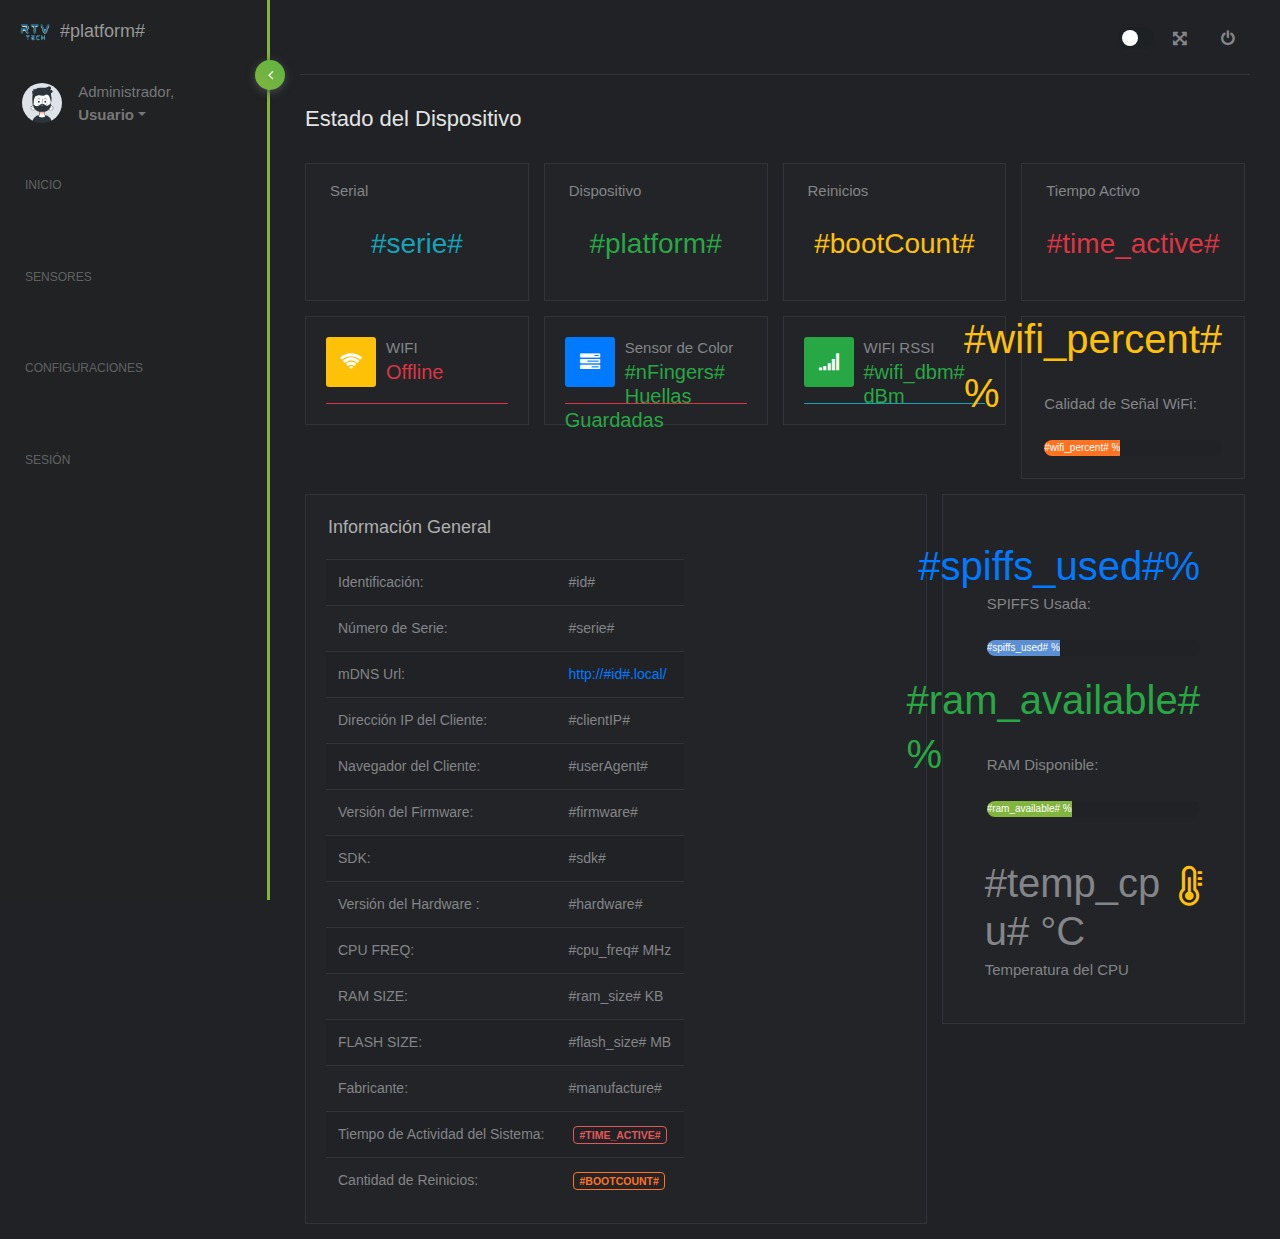
<file: src/data/index.html>
<!doctype html>
<html lang="es" data-theme="dark">
<!-- * -------------------------------------------------------------------- -->
<!-- * AdminESP - ElectronicIOT 2022                                        -->
<!-- * Sitio WEB: https://electroniciot.com                                 -->
<!-- * Correo: admin@electroniciot.com                                      -->
<!-- * Cel_WSP: +591 71243395                                               -->
<!-- * Plataforma: ESP32                                                    -->
<!-- * Framework:  Arduino                                                  -->
<!-- * Proyecto: Panel Administrativo para el ESP32 con HTML 5              -->
<!-- * Nombre: ESP32 Admin Tool                                             -->
<!-- * Autor: Ing. Yamir Hidalgo Peña                                       -->
<!-- * -------------------------------------------------------------------  -->

<head>
    <title>HOME | ESP32 Admin Tool</title>
    <meta charset="utf-8">
    <meta http-equiv="X-UA-Compatible" content="IE=edge, chrome=1">
    <meta name="viewport" content="width=device-width, initial-scale=1.0, maximum-scale=1.0, user-scalable=0">
    <meta name="description" content="Panel Administrativo para el ESP32">
    <meta name="author" content="ELECTRONICIOT.COM">
    <link rel="icon" href="img/esp32.png" type="image/png">
    <!-- VENDOR CSS -->
    <link rel="stylesheet" href="css/bootstrap.css">
    <link rel="stylesheet" href="css/font-aws.css">
    <link rel="stylesheet" href="css/vivify.css">
    <link rel="stylesheet" href="css/sweetalert.css" />
    <!-- MAIN CSS -->
    <link rel="stylesheet" href="css/mooli.css">
</head>

<body data-theme="light">
    <div id="body" class="theme-green">
        <!-- Overlay For Sidebars -->
        <div class="overlay"></div>
        <div id="wrapper">
            <!-- Page top navbar -->
            <nav class="navbar navbar-fixed-top">
                <div class="container-fluid">
                    <div class="navbar-left">
                        <div class="navbar-btn">
                            <a href="/"><img src="img/esp32.png" alt="RTV Logo" class="img-fluid logo"></a>
                            <button type="button" class="btn-toggle-offcanvas"><i class="fa fa-align-left"></i></button>
                        </div>
                    </div>
                    <div class="navbar-right">
                        <div id="navbar-menu">
                            <ul class="nav navbar-nav">
                                <!-- Claro / Oscuro -->
                                <li class="mt-2">
                                    <label class="switch dark_mode">
                                        <input type="checkbox">
                                        <span class="slider round"></span>
                                    </label>
                                </li>
                                <li class="hidden-xs"><a href="javascript:void(0);" id="btnFullscreen" class="icon-menu"><i class="fa fa-arrows-alt"></i></a></li>
                                <li><a href="esp-logout" class="icon-menu"><i class="fa fa-power-off"></i></a></li>
                            </ul>
                        </div>
                    </div>
                </div>
            </nav>
            <!-- Main left sidebar menu -->
            <div id="left-sidebar" class="sidebar">
                <a href="#" class="menu_toggle"><i class="fa fa-angle-left"></i></a>
                <!-- Logo -->
                <div class="navbar-brand">
                    <a href="/"><img src="img/esp32.png" alt="ESP32 Admin Tool Logo" class="img-fluid logo"><span>#platform#</span></a>
                    <button type="button" class="btn-toggle-offcanvas btn btn-sm float-right"><i class="lnr lnr-menu fa fa-chevron-circle-left"></i></button>
                </div>
                <!-- sidebar -->
                <div class="sidebar-scroll">
                    <!-- user -->
                    <div class="user-account">
                        <div class="user_div">
                            <img src="img/user.png" class="user-photo" alt="User Profile Picture">
                        </div>
                        <div class="dropdown">
                            <span>Administrador,</span>
                            <a href="javascript:void(0);" class="dropdown-toggle user-name" data-toggle="dropdown"><strong>Usuario</strong></a>
                            <ul class="dropdown-menu dropdown-menu-right account vivify flipInY">
                                <li><a href="esp-admin"><i class="fa fa-user"></i>Perfil</a></li>
                                <li class="divider"></li>
                                <li><a href="esp-logout"><i class="fa fa-power-off"></i>Salir</a></li>
                            </ul>
                        </div>
                    </div>
                    <!-- user end -->
                    <!-- menu -->
                    <nav id="left-sidebar-nav" class="sidebar-nav">
                        <ul id="main-menu" class="metismenu animation-li-delay">
                            <li class="header">Inicio</li>
                            <li class="active"><a href="/"><i class="fa fa-dashboard"></i> <span>Dashboard</span></a></li>
                            <li class="header">Sensores</li>
                            <li>
                                <a href="#uiElements" class="has-arrow"><i class="fa fa-cog"></i><span>Huella</span></a>
                                <ul>
                                    <li><a href="esp-finger-info">Informacion</a></li>
                                </ul>
                            </li>
                            <li class="header">Configuraciones</li>
                            <li>
                                <a href="#uiElements" class="has-arrow"><i class="fa fa-cog"></i><span>Administrar</span></a>
                                <ul>
                                    <li><a href="esp-device">Dispositivo</a></li>
                                    <li><a href="esp-admin">Contraseña</a></li>
                                    <li><a href="esp-restore">Restablecer</a></li>
                                    <li><a href="esp-restart">Reiniciar</a></li>
                                </ul>
                            </li>
                            <li class="header">sesión</li>
                            <li><a href="esp-logout"><i class="fa fa-power-off"></i> <span>Salir</span></a></li>
                        </ul>
                    </nav>
                    <!-- menu end -->
                </div>
            </div>
            <!-- Main body part  -->
            <div id="main-content">
                <div class="container-fluid">
                    <!-- Page header section  -->
                    <div class="block-header">
                        <div class="row clearfix">
                            <div class="col-xl-5 col-md-5 col-sm-12">
                                <h1>Estado del Dispositivo</h1>
                            </div>
                        </div>
                    </div>
                    <!-- serial - device - reinicios - time active -->
                    <div class="row clearfix">
                        <!-- serial -->
                        <div class="col-lg-3 col-md-6">
                            <div class="card p-3 px-4">
                                <div>Serial</div>
                                <div class="py-4 m-0 text-center h3 text-info">#serie#</div>
                            </div>
                        </div>
                        <!-- serial end -->
                        <!-- device -->
                        <div class="col-lg-3 col-md-6">
                            <div class="card p-3 px-4">
                                <div>Dispositivo</div>
                                <div class="py-4 m-0 text-center h3 text-success">#platform#</div>
                            </div>
                        </div>
                        <!-- device end -->
                        <!-- reinicios -->
                        <div class="col-lg-3 col-md-6">
                            <div class="card p-3 px-4">
                                <div>Reinicios</div>
                                <div class="py-4 m-0 text-center h3 text-warning">#bootCount#</div>
                            </div>
                        </div>
                        <!-- device -->
                        <!-- time active -->
                        <div class="col-lg-3 col-md-6">
                            <div class="card p-3 px-4">
                                <div>Tiempo Activo</div>
                                <div class="py-4 m-0 text-center h3 text-danger" id="active">#time_active#</div>
                            </div>
                        </div>
                        <!-- time active -->
                    </div>
                    <!-- wifi - mqtt - rssi - señal -->
                    <div class="row clearfix">
                        <!-- wifi status -->
                        <div class="col-lg-3 col-md-4">
                            <div class="card">
                                <div class="card-body top_counter">
                                    <div class="icon bg-warning text-white"><i class="fa fa-wifi"></i> </div>
                                    <div class="content">
                                        <span>WIFI</span>
                                        <h5 class="number mb-0">
                                            <p class="text-danger" id="wifi_on">Offline</p>
                                        </h5>
                                    </div>
                                    <div class="mt-3">
                                        <div class="progress progress-xxs">
                                            <div class="progress-bar bg-danger" style="width: 100%" id="progress_wifi_on"></div>
                                        </div>
                                    </div>
                                </div>
                            </div>
                        </div>
                        <!-- wifi status end -->
                        <!-- Sensor Color status -->
                        <div class="col-lg-3 col-md-4">
                            <div class="card">
                                <div class="card-body top_counter">
                                    <div class="icon bg-primary text-white"><i class="fa fa-tasks"></i> </div>
                                    <div class="content">
                                        <span>Sensor de Color</span>
                                        <h5 class="number mb-0">
                                            <p class="text-success" id="nFingers">#nFingers# Huellas Guardadas</p>
                                        </h5>
                                    </div>
                                    <div class="mt-3">
                                        <div class="progress progress-xxs">
                                            <div class="progress-bar bg-danger" style="width: 100%" id="progress_mqtt_on"></div>
                                        </div>
                                    </div>
                                </div>
                            </div>
                        </div>
                        <!-- mqtt status end -->
                        <!-- rssi -->
                        <div class="col-lg-3 col-md-4">
                            <div class="card">
                                <div class="card-body top_counter">
                                    <div class="icon bg-success text-white"><i class="fa fa-signal"></i> </div>
                                    <div class="content">
                                        <span>WIFI RSSI</span>
                                        <h5 class="number mb-0">
                                            <p class="text-success" id="wifi_dbm">#wifi_dbm# dBm</p>
                                        </h5>
                                    </div>
                                    <div class="mt-3">
                                        <div class="progress progress-xxs">
                                            <div class="progress-bar bg-info" style="width: 100%"></div>
                                        </div>
                                    </div>
                                </div>
                            </div>
                        </div>
                        <!-- rssi end -->
                        <!-- señal % -->
                        <div class="col-lg-3 col-md-4">
                            <div class="card">
                                <div class="body">
                                    <div class="card-value float-right text-warning"><span id="wifi_percent">#wifi_percent# %</span></div>
                                    <div>Calidad de Señal WiFi:</div>
                                    <div class="mt-4">
                                        <div id="progress-format1" class="progress">
                                            <div class="progress-bar progress-bar-warning" id="wifi_Signal" style="width: #wifi_percent#%;"><span id="wifi_label">#wifi_percent# %</span></div>
                                        </div>
                                    </div>
                                </div>
                            </div>
                        </div>
                        <!-- señal % end -->
                    </div>
                    <!-- información general - SPIFFS - RAM -->
                    <div class="row clearfix">
                        <!-- información general -->
                        <div class="col-lg-8 col-md-12">
                            <div class="card">
                                <div class="header">
                                    <h2>Información General</h2>
                                </div>
                                <div class="card-body">
                                    <table class="table table-responsive table-striped mb-0">
                                        <tbody>
                                            <tr>
                                                <td>Identificación:</td>
                                                <td class="text-left">#id#</td>
                                            </tr>
                                            <tr>
                                                <td>Número de Serie:</td>
                                                <td class="text-left">#serie#</td>
                                            </tr>
                                            <tr>
                                                <td>mDNS Url:</td>
                                                <td class="text-left"> <a href="http://#id#.local/" target="_blank">http://#id#.local/</a></td>
                                            </tr>
                                            <tr>
                                                <td>Dirección IP del Cliente:</td>
                                                <td class="text-left">#clientIP#</td>
                                            </tr>
                                            <tr>
                                                <td>Navegador del Cliente:</td>
                                                <td class="text-left">#userAgent#</td>
                                            </tr>
                                            <tr>
                                                <td>Versión del Firmware:</td>
                                                <td class="text-left">#firmware#</td>
                                            </tr>
                                            <tr>
                                                <td>SDK:</td>
                                                <td class="text-left">#sdk#</td>
                                            </tr>
                                            <tr>
                                                <td>Versión del Hardware :</td>
                                                <td class="text-left">#hardware#</td>
                                            </tr>
                                            <tr>
                                                <td>CPU FREQ:</td>
                                                <td class="text-left">#cpu_freq# MHz</td>
                                            </tr>
                                            <tr>
                                                <td>RAM SIZE:</td>
                                                <td class="text-left">#ram_size# KB</td>
                                            </tr>
                                            <tr>
                                                <td>FLASH SIZE:</td>
                                                <td class="text-left">#flash_size# MB</td>
                                            </tr>
                                            <tr>
                                                <td>Fabricante:</td>
                                                <td class="text-left">#manufacture#</td>
                                            </tr>
                                            <tr>
                                                <td>Tiempo de Actividad del Sistema:</td>
                                                <td class="text-left"><span class="badge badge-danger" id="time_active">#time_active#</span></td>
                                            </tr>
                                            <tr>
                                                <td>Cantidad de Reinicios:</td>
                                                <td class="text-left"><span class="badge badge-warning">#bootCount#</span></td>
                                            </tr>
                                        </tbody>
                                    </table>
                                </div>
                            </div>
                        </div>
                        <!-- información general end -->
                        <!-- progress SPIFF - RAM -->
                        <div class="col-lg-4 col-md-12">
                            <div class="card">
                                <div class="body">
                                    <div class="card">
                                        <div class="body">
                                            <div class="card-value float-right text-primary"><span id="spiffs_label">#spiffs_used#%</span></div>
                                            <div>SPIFFS Usada:</div>
                                            <div class="mt-4">
                                                <div id="progress-format1" class="progress">
                                                    <div class="progress-bar progress-bar-primary" id="spiffs_Signal" style="width: #spiffs_used#%;"><span id="spiffs_info">#spiffs_used# %</span></div>
                                                </div>
                                            </div>
                                        </div>
                                    </div>
                                    <div class="card">
                                        <div class="body">
                                            <div class="card-value float-right text-success"><span id="ram_label">#ram_available# %</span></div>
                                            <div>RAM Disponible:</div>
                                            <div class="mt-4">
                                                <div id="progress-format1" class="progress">
                                                    <div class="progress-bar progress-bar-success" id="ram_Signal" style="width: #ram_available#%;"><span id="ram_info">#ram_available# %</span></div>
                                                </div>
                                            </div>
                                        </div>
                                    </div>
                                    <div class="card">
                                        <div class="card-body">
                                            <div class="card-value float-right text-warning"><i class="fa fa-thermometer-three-quarters"></i></div>
                                            <h3 class="mb-1 h1" id="temp_cpu">#temp_cpu# °C</h3>
                                            <div>Temperatura del CPU</div>
                                        </div>
                                    </div>
                                </div>
                            </div>
                        </div>
                        <!-- progress SPIFF - RAM end -->
                    </div>
                </div>
            </div>
            <!-- Main body end  -->
            <form id="form"></form>
        </div>
    </div>
    <!-- Javascript -->
    <script src="js/libscripts.js"></script>
    <script src="js/vendorscripts.js"></script>
    <!-- Vedor js file and create bundle with grunt  -->
    <script src="js/sweetalert.js"></script>
    <!-- Project core js file minify with grunt -->
    <script src="js/mainscripts.js "></script>
    <!-- Custom Scripts -->
    <script src="js/scripts.js "></script>
</body>

</html>
</file>
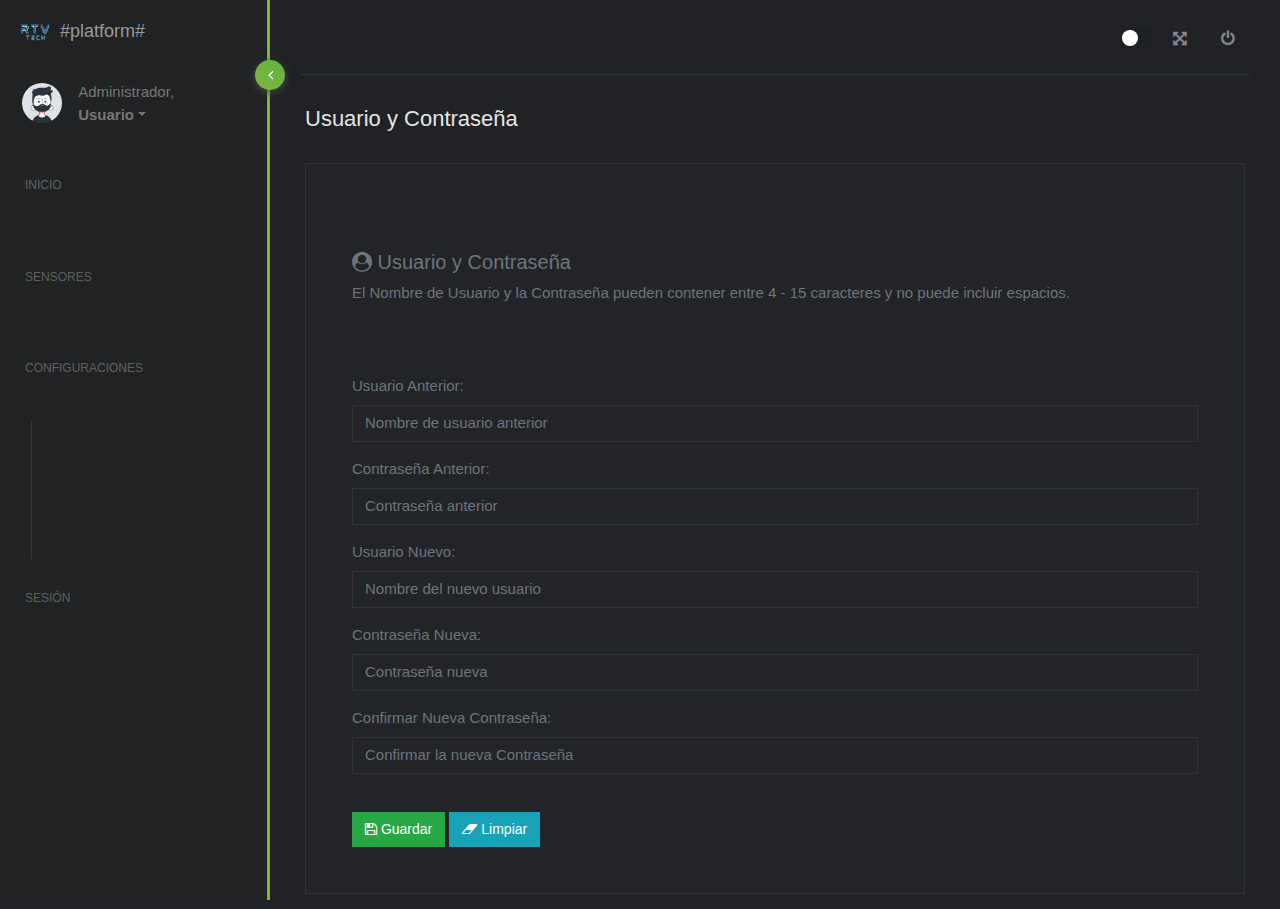
<file: src/data/admin.html>
<!doctype html>
<html lang="es" data-theme="dark">
<!-- * -------------------------------------------------------------------- -->
<!-- * AdminESP - ElectronicIOT 2022                                        -->
<!-- * Sitio WEB: https://electroniciot.com                                 -->
<!-- * Correo: admin@electroniciot.com                                      -->
<!-- * Cel_WSP: +591 71243395                                               -->
<!-- * Plataforma: ESP32                                                    -->
<!-- * Framework:  Arduino                                                  -->
<!-- * Proyecto: Panel Administrativo para el ESP32 con HTML 5              -->
<!-- * Nombre: ESP32 Admin Tool                                             -->
<!-- * Autor: Ing. Yamir Hidalgo Peña                                       -->
<!-- * -------------------------------------------------------------------  -->

<head>
    <title>USUARIO | ESP32 Admin Tool</title>
    <meta charset="utf-8">
    <meta http-equiv="X-UA-Compatible" content="IE=edge, chrome=1">
    <meta name="viewport" content="width=device-width, initial-scale=1.0, maximum-scale=1.0, user-scalable=0">
    <meta name="description" content="Panel Administrativo para el ESP32">
    <meta name="author" content="ELECTRONICIOT.COM">
    <link rel="icon" href="img/esp32.png" type="image/png">
    <!-- VENDOR CSS -->
    <link rel="stylesheet" href="css/bootstrap.css">
    <link rel="stylesheet" href="css/font-aws.css">
    <link rel="stylesheet" href="css/vivify.css">
    <link rel="stylesheet" href="css/sweetalert.css" />
    <!-- MAIN CSS -->
    <link rel="stylesheet" href="css/mooli.css">
    <!-- CUSTOM CSS -->
    <link rel="stylesheet" href="css/styles.css">
</head>

<body data-theme="light">
    <div id="body" class="theme-green">
        <!-- Overlay For Sidebars -->
        <div class="overlay"></div>
        <div id="wrapper">
            <!-- Page top navbar -->
            <nav class="navbar navbar-fixed-top">
                <div class="container-fluid">
                    <div class="navbar-left">
                        <div class="navbar-btn">
                            <a href="/"><img src="img/esp32.png" alt="RTV Logo" class="img-fluid logo"></a>
                            <button type="button" class="btn-toggle-offcanvas"><i class="fa fa-align-left"></i></button>
                        </div>
                    </div>
                    <div class="navbar-right">
                        <div id="navbar-menu">
                            <ul class="nav navbar-nav">
                                <!-- Claro / Oscuro -->
                                <li class="mt-2">
                                    <label class="switch dark_mode">
                                        <input type="checkbox">
                                        <span class="slider round"></span>
                                    </label>
                                </li>
                                <li class="hidden-xs"><a href="javascript:void(0);" id="btnFullscreen" class="icon-menu"><i class="fa fa-arrows-alt"></i></a></li>
                                <li><a href="esp-logout" class="icon-menu"><i class="fa fa-power-off"></i></a></li>
                            </ul>
                        </div>
                    </div>
                </div>
            </nav>
            <!-- Main left sidebar menu -->
            <div id="left-sidebar" class="sidebar">
                <a href="#" class="menu_toggle"><i class="fa fa-angle-left"></i></a>
                <!-- Logo -->
                <div class="navbar-brand">
                    <a href="/"><img src="img/esp32.png" alt="ESP32 Admin Tool Logo" class="img-fluid logo"><span>#platform#</span></a>
                    <button type="button" class="btn-toggle-offcanvas btn btn-sm float-right"><i class="lnr lnr-menu fa fa-chevron-circle-left"></i></button>
                </div>
                <!-- sidebar -->
                <div class="sidebar-scroll">
                    <!-- user -->
                    <div class="user-account">
                        <div class="user_div">
                            <img src="img/user.png" class="user-photo" alt="User Profile Picture">
                        </div>
                        <div class="dropdown">
                            <span>Administrador,</span>
                            <a href="javascript:void(0);" class="dropdown-toggle user-name" data-toggle="dropdown"><strong>Usuario</strong></a>
                            <ul class="dropdown-menu dropdown-menu-right account vivify flipInY">
                                <li><a href="esp-admin"><i class="fa fa-user"></i>Perfil</a></li>
                                <li class="divider"></li>
                                <li><a href="esp-logout"><i class="fa fa-power-off"></i>Salir</a></li>
                            </ul>
                        </div>
                    </div>
                    <!-- user end -->
                    <!-- menu -->
                    <nav id="left-sidebar-nav" class="sidebar-nav">
                        <ul id="main-menu" class="metismenu animation-li-delay">
                            <li class="header">Inicio</li>
                            <li><a href="/"><i class="fa fa-dashboard"></i> <span>Dashboard</span></a></li>
                            <li class="header">Sensores</li>
                            <li>
                                <a href="#uiElements" class="has-arrow"><i class="fa fa-cog"></i><span>Huella</span></a>
                                <ul>
                                    <li><a href="esp-finger-info">Informacion</a></li>
                                </ul>
                            </li>
                            <li class="header">Configuraciones</li>
                            <li class="active">
                                <a href="#uiElements" class="has-arrow"><i class="fa fa-cog"></i><span>Administrar</span></a>
                                <ul>
                                    <li><a href="esp-device">Dispositivo</a></li>
                                    <li><a href="esp-admin">Contraseña</a></li>
                                    <li><a href="esp-restore">Restablecer</a></li>
                                    <li><a href="esp-restart">Reiniciar</a></li>
                                </ul>
                            </li>
                            <li class="header">sesión</li>
                            <li><a href="esp-logout"><i class="fa fa-power-off"></i> <span>Salir</span></a></li>
                        </ul>
                    </nav>
                    <!-- menu end -->
                </div>
            </div>
            <!-- Main body part  -->
            <div id="main-content">
                <div class="container-fluid">
                    <!-- Page header section  -->
                    <div class="block-header">
                        <div class="row clearfix">
                            <div class="col-xl-5 col-md-5 col-sm-12">
                                <h1 id="page">Usuario y Contraseña</h1>
                            </div>
                        </div>
                    </div>
                    <!-- Ajustes -->
                    <div class="row clearfix">
                        <!-- Ajustes -->
                        <div class="col-lg-12 col-md-12">
                            <div class="card p-3 px-4">
                                <div class="card">
                                    <div class="header">
                                        <h5 class="mt-5 text-secondary"><i class="fa fa-user-circle"></i> Usuario y Contraseña</h5>
                                        <p class="text-secondary mb-5">El Nombre de Usuario y la Contraseña pueden contener entre 4 - 15 caracteres y no puede incluir espacios.</p>
                                    </div>
                                    <div class="body">
                                        <form method="post" name="esp-admin" action="esp-admin" method="POST" id="form">
                                            <label for="www_username" class="text-secondary">Usuario Anterior:</label><br>
                                            <label for="www_username" class="formulario_input-error" id="form_www_username">El usuario tiene que contener un mínimo de 4 dígitos y 15 como máximo, solo puede contener letras minúsculas</label>
                                            <div class="input-group mb-3">
                                                <input type="text" class="form-control" id="www_username" name="www_username" placeholder="Nombre de usuario anterior" aria-describedby="basic-addon1" data-expresion="www_username">
                                            </div>

                                            <label for="www_password" class="text-secondary">Contraseña Anterior:</label><br>
                                            <label for="www_password" class="formulario_input-error" id="form_www_password">La Contraseña tiene que contener un mínimo de 4 dígitos y 15 como máximo, solo puede contener letras minúsculas, mayúsculas y números</label>
                                            <div class="input-group mb-3">
                                                <input type="password" class="form-control" id="www_password" name="www_password" placeholder="Contraseña anterior" aria-describedby="basic-addon1" data-expresion="www_password">
                                            </div>

                                            <label for="new_www_username" class="text-secondary">Usuario Nuevo:</label><br>
                                            <label for="new_www_username" class="formulario_input-error" id="form_new_www_username">El usuario tiene que contener un mínimo de 4 dígitos y 15 como máximo, solo puede contener letras minúsculas</label>
                                            <div class="input-group mb-3">
                                                <input type="text" class="form-control" id="new_www_username" name="new_www_username" placeholder="Nombre del nuevo usuario" aria-describedby="basic-addon1" data-expresion="www_username">
                                            </div>

                                            <label for="new_www_password" class="text-secondary">Contraseña Nueva:</label><br>
                                            <label for="new_www_password" class="formulario_input-error" id="form_new_www_password">La Contraseña tiene que contener un mínimo de 4 dígitos y 15 como máximo, solo puede contener letras minúsculas, mayúsculas y números</label>
                                            <div class="input-group mb-3">
                                                <input type="password" class="form-control" id="new_www_password" name="new_www_password" placeholder="Contraseña nueva" aria-describedby="basic-addon1" data-expresion="www_password">
                                            </div>

                                            <label for="c_new_www_password" class="text-secondary">Confirmar Nueva Contraseña:</label><br>
                                            <label for="c_new_www_password" class="formulario_input-error" id="form_c_new_www_password">¡No coincide con la nueva contraseña! verifique por favor.</label>
                                            <div class="input-group mb-3">
                                                <input type="password" class="form-control" id="c_new_www_password" name="c_new_www_password" placeholder="Confirmar la nueva Contraseña" aria-describedby="basic-addon1">
                                            </div>

                                            <!-- Mensaje de Error de Formulario -->
                                            <div class="input-group mb-3 formulario_mensaje" id="formulario_mensaje">
                                                <div class="alert alert-danger alert-dismissible col-lg-12" role="alert">
                                                    <button type="button" class="close" data-dismiss="alert" aria-label="Close"><span aria-hidden="true">×</span></button>
                                                    <i class="fa fa-times-circle"></i> <b>Error:</b> ¡Por favor rellena el formulario correctamente!.
                                                </div>
                                            </div>
                                            <br>
                                            <button type="submit" class="btn btn-success mb-2"><i class="fa fa-floppy-o"></i> <span> Guardar</span></button>
                                            <button type="button" class="btn btn-info mb-2" onclick="Limpiar()"><i class="fa fa-eraser"></i> <span> Limpiar</span></button>
                                        </form>
                                    </div>
                                </div>
                            </div>
                        </div>
                    </div>
                    <!-- Ajustes end -->
                </div>
            </div>
        </div>
        <!-- Main body end  -->
    </div>
    </div>
    <!-- Javascript -->
    <script src="js/libscripts.js"></script>
    <script src="js/vendorscripts.js"></script>
    <!-- Vedor js file and create bundle with grunt  -->
    <script src="js/sweetalert.js"></script>
    <!-- Project core js file minify with grunt -->
    <script src="js/mainscripts.js "></script>
    <!-- Custom Scripts -->
    <script src="js/scripts.js "></script>
</body>

</html>
</file>
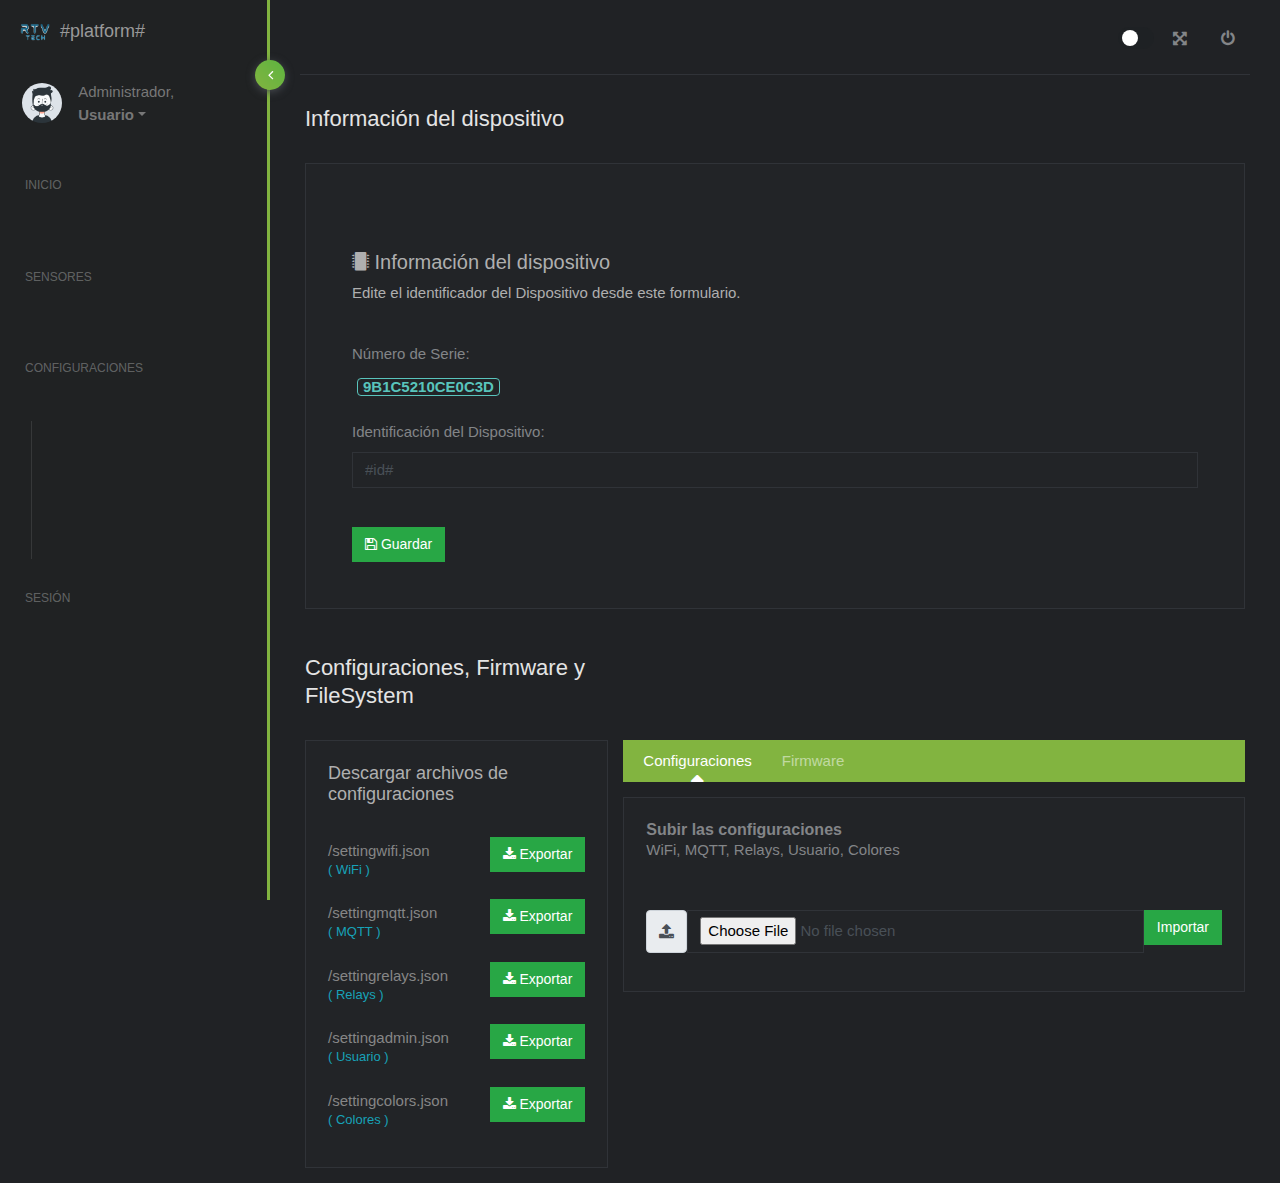
<file: src/data/device.html>
<!doctype html>
<html lang="es" data-theme="dark">
<!-- * -------------------------------------------------------------------- -->
<!-- * AdminESP - ElectronicIOT 2022                                        -->
<!-- * Sitio WEB: https://electroniciot.com                                 -->
<!-- * Correo: admin@electroniciot.com                                      -->
<!-- * Cel_WSP: +591 71243395                                               -->
<!-- * Plataforma: ESP32                                                    -->
<!-- * Framework:  Arduino                                                  -->
<!-- * Proyecto: Panel Administrativo para el ESP32 con HTML 5              -->
<!-- * Nombre: ESP32 Admin Tool                                             -->
<!-- * Autor: Ing. Yamir Hidalgo Peña                                       -->
<!-- * -------------------------------------------------------------------  -->

<head>
    <title>DESPOSITIVO | ESP32 Admin Tool</title>
    <meta charset="utf-8">
    <meta http-equiv="X-UA-Compatible" content="IE=edge, chrome=1">
    <meta name="viewport" content="width=device-width, initial-scale=1.0, maximum-scale=1.0, user-scalable=0">
    <meta name="description" content="Panel Administrativo para el ESP32">
    <meta name="author" content="ELECTRONICIOT.COM">
    <link rel="icon" href="img/esp32.png" type="image/png">
    <!-- VENDOR CSS -->
    <link rel="stylesheet" href="css/bootstrap.css">
    <link rel="stylesheet" href="css/font-aws.css">
    <link rel="stylesheet" href="css/vivify.css">
    <link rel="stylesheet" href="css/sweetalert.css" />
    <!-- MAIN CSS -->
    <link rel="stylesheet" href="css/mooli.css">
    <!-- CUSTOM CSS -->
    <link rel="stylesheet" href="css/styles.css">
</head>

<body data-theme="light">
    <div id="body" class="theme-green">
        <!-- Overlay For Sidebars -->
        <div class="overlay"></div>
        <div id="wrapper">
            <!-- Page top navbar -->
            <nav class="navbar navbar-fixed-top">
                <div class="container-fluid">
                    <div class="navbar-left">
                        <div class="navbar-btn">
                            <a href="/"><img src="img/esp32.png" alt="RTV Logo" class="img-fluid logo"></a>
                            <button type="button" class="btn-toggle-offcanvas"><i class="fa fa-align-left"></i></button>
                        </div>
                    </div>
                    <div class="navbar-right">
                        <div id="navbar-menu">
                            <ul class="nav navbar-nav">
                                <!-- Claro / Oscuro -->
                                <li class="mt-2">
                                    <label class="switch dark_mode">
                                        <input type="checkbox">
                                        <span class="slider round"></span>
                                    </label>
                                </li>
                                <li class="hidden-xs"><a href="javascript:void(0);" id="btnFullscreen" class="icon-menu"><i class="fa fa-arrows-alt"></i></a></li>
                                <li><a href="esp-logout" class="icon-menu"><i class="fa fa-power-off"></i></a></li>
                            </ul>
                        </div>
                    </div>
                </div>
            </nav>
            <!-- Main left sidebar menu -->
            <div id="left-sidebar" class="sidebar">
                <a href="#" class="menu_toggle"><i class="fa fa-angle-left"></i></a>
                <!-- Logo -->
                <div class="navbar-brand">
                    <a href="/"><img src="img/esp32.png" alt="ESP32 Admin Tool Logo" class="img-fluid logo"><span>#platform#</span></a>
                    <button type="button" class="btn-toggle-offcanvas btn btn-sm float-right"><i class="lnr lnr-menu fa fa-chevron-circle-left"></i></button>
                </div>
                <!-- sidebar -->
                <div class="sidebar-scroll">
                    <!-- user -->
                    <div class="user-account">
                        <div class="user_div">
                            <img src="img/user.png" class="user-photo" alt="User Profile Picture">
                        </div>
                        <div class="dropdown">
                            <span>Administrador,</span>
                            <a href="javascript:void(0);" class="dropdown-toggle user-name" data-toggle="dropdown"><strong>Usuario</strong></a>
                            <ul class="dropdown-menu dropdown-menu-right account vivify flipInY">
                                <li><a href="esp-admin"><i class="fa fa-user"></i>Perfil</a></li>
                                <li class="divider"></li>
                                <li><a href="esp-logout"><i class="fa fa-power-off"></i>Salir</a></li>
                            </ul>
                        </div>
                    </div>
                    <!-- user end -->
                    <!-- menu -->
                    <nav id="left-sidebar-nav" class="sidebar-nav">
                        <ul id="main-menu" class="metismenu animation-li-delay">
                            <li class="header">Inicio</li>
                            <li><a href="/"><i class="fa fa-dashboard"></i> <span>Dashboard</span></a></li>
                            <li class="header">Sensores</li>
                            <li>
                                <a href="#uiElements" class="has-arrow"><i class="fa fa-cog"></i><span>Huella</span></a>
                                <ul>
                                    <li><a href="esp-finger-info">Informacion</a></li>
                                </ul>
                            </li>
                            <li class="header">Configuraciones</li>
                            <li class="active">
                                <a href="#uiElements" class="has-arrow"><i class="fa fa-cog"></i><span>Administrar</span></a>
                                <ul>
                                    <li><a href="esp-device">Dispositivo</a></li>
                                    <li><a href="esp-admin">Contraseña</a></li>
                                    <li><a href="esp-restore">Restablecer</a></li>
                                    <li><a href="esp-restart">Reiniciar</a></li>
                                </ul>
                            </li>
                            <li class="header">sesión</li>
                            <li><a href="esp-logout"><i class="fa fa-power-off"></i> <span>Salir</span></a></li>
                        </ul>
                    </nav>
                    <!-- menu end -->
                </div>
            </div>
            <!-- Main body part  -->
            <div id="main-content">
                <div class="container-fluid">
                    <!-- Page header section  -->
                    <div class="block-header">
                        <div class="row clearfix">
                            <div class="col-xl-5 col-md-5 col-sm-12">
                                <h1 id="page">Información del dispositivo</h1>
                            </div>
                        </div>
                    </div>
                    <!-- Ajustes -->
                    <div class="row clearfix">
                        <!-- Ajustes -->
                        <div class="col-lg-12 col-md-12">
                            <div class="card p-3 px-4">
                                <div class="card">
                                    <div class="header">
                                        <h5 class="mt-5 "><i class="fa fa-microchip"></i> Información del dispositivo</h5>
                                        <p class="">Edite el identificador del Dispositivo desde este formulario.</p>
                                    </div>
                                    <div class="body">
                                        <form method="post" name="esp-device" action="esp-device" method="POST" id="form">
                                            <label for="serie" class="">Número de Serie:</label>
                                            <div class="input-group mb-3">
                                                <h5><span class="badge badge-primary">9B1C5210CE0C3D</span></h5>
                                            </div>
                                            <label for="id" class="" id="page">Identificación del Dispositivo:</label>
                                            <label for="id" class="formulario_input-error" id="form_id">El identificador tiene que contener letras minúsculas, números y caracteres de 4-30 dígitos.</label>
                                            <div class="input-group mb-3">
                                                <input type="text" class="form-control" id="id" name="id" placeholder="Identificación del Dispositivo" value="#id#" aria-describedby="basic-addon1" data-expresion="id">
                                            </div>
                                            <!-- Mensaje de Error de Formulario -->
                                            <div class="input-group mb-3 formulario_mensaje" id="formulario_mensaje">
                                                <div class="alert alert-danger alert-dismissible col-lg-12" role="alert">
                                                    <button type="button" class="close" data-dismiss="alert" aria-label="Close"><span aria-hidden="true">×</span></button>
                                                    <i class="fa fa-times-circle"></i> <b>Error:</b> ¡Por favor rellena el formulario correctamente!.
                                                </div>
                                            </div>
                                            <br>
                                            <button type="submit" class="btn btn-success mb-2"><i class="fa fa-floppy-o"></i> <span> Guardar</span></button>
                                        </form>
                                    </div>
                                </div>
                            </div>
                        </div>
                        <!-- Ajustes end -->
                    </div>
                    <div class="block-header">
                        <div class="row clearfix">
                            <div class="col-xl-5 col-md-5 col-sm-12">
                                <h1>Configuraciones, Firmware y FileSystem</h1>
                            </div>
                        </div>
                    </div>
                    <div class="row clearfix">
                        <div class="col-lg-4 col-md-12">
                            <div class="card">
                                <div class="header">
                                    <h2>Descargar archivos de configuraciones</h2>
                                </div>
                                <div class="body">
                                    <ul class="right_chat w_followers list-unstyled mb-0">
                                        <li class="online">
                                            <a href="javascript:void(0);" class="media">
                                                <div class="media-body">
                                                    <span class="name">/settingwifi.json</span>
                                                    <span class="message text-info">( WiFi )</span>
                                                </div>
                                                <button type="button" class="btn btn-success mb-1" onclick="downloadSettings('esp-settingwifi', 'settingwifi.json')"><i class="fa fa-download"></i> <span>Exportar</span></button>
                                            </a>
                                        </li>
                                        <li class="online">
                                            <a href="javascript:void(0);" class="media">
                                                <div class="media-body">
                                                    <span class="name">/settingmqtt.json</span>
                                                    <span class="message text-info">( MQTT )</span>
                                                </div>
                                                <button type="button" class="btn btn-success mb-1" onclick="downloadSettings('esp-settingmqtt', 'settingmqtt.json')"><i class="fa fa-download"></i> <span>Exportar</span></button>
                                            </a>
                                        </li>
                                        <li class="online">
                                            <a href="javascript:void(0);" class="media">
                                                <div class="media-body">
                                                    <span class="name">/settingrelays.json</span>
                                                    <span class="message text-info">( Relays )</span>
                                                </div>
                                                <button type="button" class="btn btn-success mb-1" onclick="downloadSettings('esp-settingrelays', 'settingrelays.json')"><i class="fa fa-download"></i> <span>Exportar</span></button>
                                            </a>
                                        </li>
                                        <li class="online">
                                            <a href="javascript:void(0);" class="media">
                                                <div class="media-body">
                                                    <span class="name">/settingadmin.json</span>
                                                    <span class="message text-info">( Usuario )</span>
                                                </div>
                                                <button type="button" class="btn btn-success mb-1" onclick="downloadSettings('esp-settingadmin', 'settingadmin.json')"><i class="fa fa-download"></i> <span>Exportar</span></button>
                                            </a>
                                        </li>
                                        <li class="online">
                                            <a href="javascript:void(0);" class="media">
                                                <div class="media-body">
                                                    <span class="name">/settingcolors.json</span>
                                                    <span class="message text-info">( Colores )</span>
                                                </div>
                                                <button type="button" class="btn btn-success mb-1" onclick="downloadSettings('esp-settingcolors', 'settingcolors.json')"><i class="fa fa-download"></i> <span>Exportar</span></button>
                                            </a>
                                        </li>
                                    </ul>
                                </div>
                            </div>
                        </div>
                        <div class="col-lg-8 col-md-12">
                            <ul class="nav nav-tabs4">
                                <li class="nav-item"><a class="nav-link active show" data-toggle="tab" href="#Load">Configuraciones</a></li>
                                <li class="nav-item"><a class="nav-link" data-toggle="tab" href="#Firmware">Firmware</a></li>
                            </ul>
                            <div class="tab-content">
                                <div class="tab-pane vivify fadeIn delay-100 active show" id="Load">
                                    <div class="card">
                                        <div class="body">
                                            <div class="d-flex mb-3">
                                                <div>
                                                    <h6 class="mb-0">Subir las configuraciones</h6>
                                                    <span>WiFi, MQTT, Relays, Usuario, Colores</span>
                                                </div>
                                            </div>
                                            <div class="input-group mb-3 mt-5">
                                                <label class="input-group-text" for="inputFileAdd"><i class="fa fa-upload"></i></label>
                                                <input type="file" accept="application/json" class="form-control" id="inputFileAdd">
                                                <button class="btn btn-success mb-2" type="button" id="btnFileAdd" onclick="uploadSettings()"><span>Importar</span></button>
                                            </div>
                                        </div>
                                    </div>
                                </div>
                                <div class="tab-pane vivify fadeIn delay-100" id="Firmware">
                                    <div class="card">
                                        <div class="body">
                                            <div class="d-flex mb-3">
                                                <div>
                                                    <h6 class="mb-0">Firmware</h6>
                                                    <span>Actualice el Firmware o el FileSystem</span>
                                                </div>
                                            </div>
                                            <div class="input-group mb-3">
                                                <label class="input-group-text" for="inputFileFirmware"><i class="fa fa-upload"></i></label>
                                                <input type="file" accept="application/octet-stream" class="form-control" id="inputFileFirmware">
                                                <button class="btn btn-success mb-2" type="button" id="btnFileFirmware" onclick="uploadFirmware()">Importar</button>
                                            </div>
                                            <span>Nota: Si el nombre de archivo incluye spiffs, actualiza la partición del FileSystem.</span>

                                            <div class="mt-3 fw" id="fw-div">
                                                <div class="card-value float-right text-primary"><span id="fw_label">0 %</span></div>
                                                <div class="text-danger"><i class="fa fa-exclamation-triangle"></i> Actualización en curso no apague el Dispositivo <i class="fa fa-exclamation-triangle"></i></div>
                                                <div class="mt-4">
                                                    <div id="progress-format1" class="progress">
                                                        <div class="progress-bar progress-bar-danger" id="fw_Signal" style="width: 0%;"><span id="fw_info">0 %</span></div>
                                                    </div>
                                                </div>
                                            </div>

                                        </div>
                                    </div>
                                </div>
                            </div>
                        </div>
                    </div>
                </div>
            </div>
            <!-- Main body end  -->
        </div>
    </div>
    <!-- Javascript -->
    <script src="js/libscripts.js"></script>
    <script src="js/vendorscripts.js"></script>
    <!-- Vedor js file and create bundle with grunt  -->
    <script src="js/sweetalert.js"></script>
    <!-- Project core js file minify with grunt -->
    <script src="js/mainscripts.js "></script>
    <!-- Custom Scripts -->
    <script src="js/scripts.js "></script>
</body>

</html>
</file>
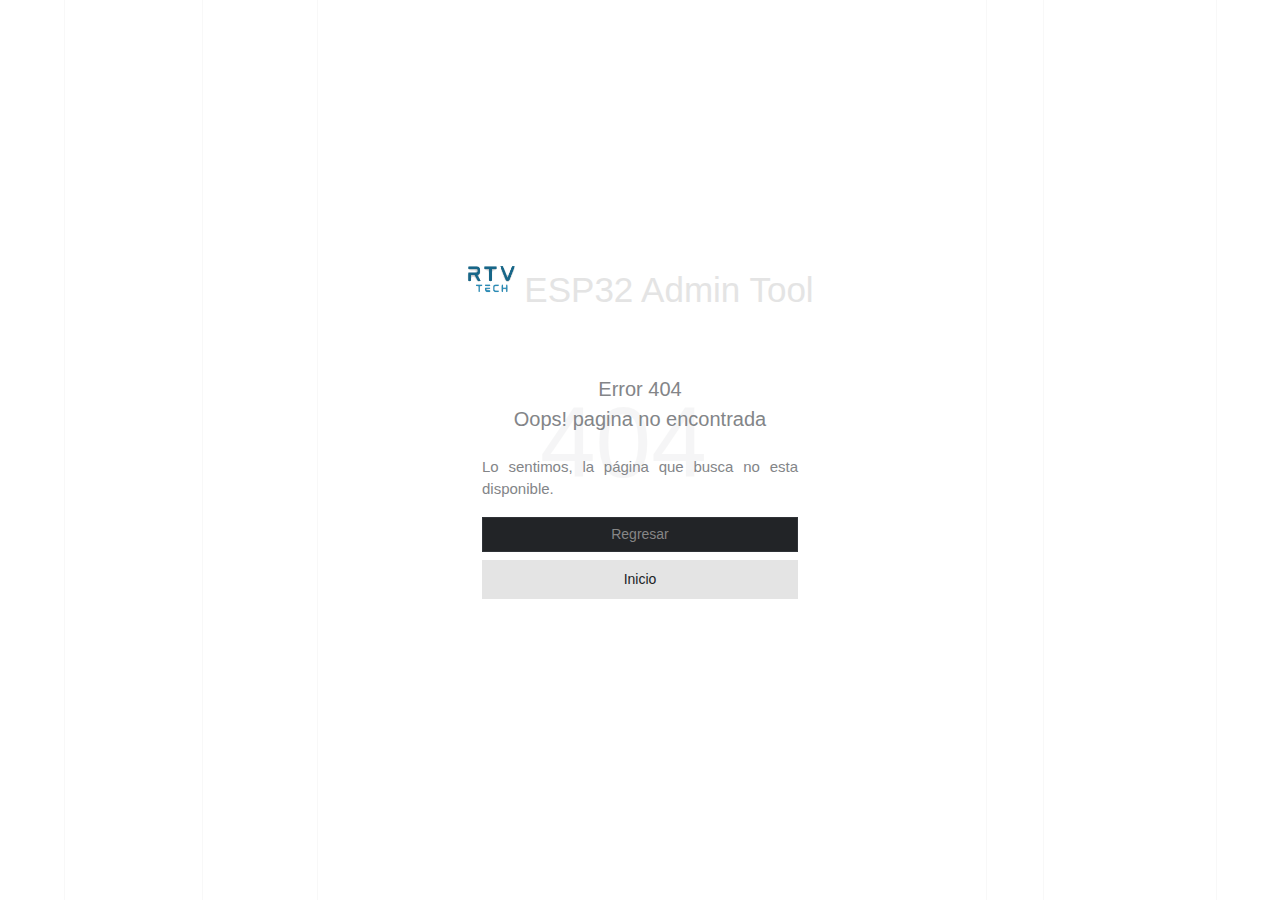
<file: src/data/error404.html>
<!doctype html>
<html lang="es" data-theme="dark">
<!-- * -------------------------------------------------------------------- -->
<!-- * AdminESP - ElectronicIOT 2022                                        -->
<!-- * Sitio WEB: https://electroniciot.com                                 -->
<!-- * Correo: admin@electroniciot.com                                      -->
<!-- * Cel_WSP: +591 71243395                                               -->
<!-- * Plataforma: ESP32                                                    -->
<!-- * Framework:  Arduino                                                  -->
<!-- * Proyecto: Panel Administrativo para el ESP32 con HTML 5              -->
<!-- * Nombre: ESP32 Admin Tool                                             -->
<!-- * Autor: Ing. Yamir Hidalgo Peña                                       -->
<!-- * -------------------------------------------------------------------  -->

<head>
    <title>404 | ESP32 Admin Tool</title>
    <meta charset="utf-8">
    <meta http-equiv="X-UA-Compatible" content="IE=edge, chrome=1">
    <meta name="viewport" content="width=device-width, initial-scale=1.0, maximum-scale=1.0, user-scalable=0">
    <meta name="description" content="Panel Administrativo para el ESP32">
    <meta name="author" content="ELECTRONICIOT.COM">
    <link rel="icon" href="img/esp32.png" type="image/x-icon">
    <!-- VENDOR CSS -->
    <link rel="stylesheet" href="css/bootstrap.css">
    <link rel="stylesheet" href="css/font-aws.css">
    <link rel="stylesheet" href="css/vivify.css">
    <!-- MAIN CSS -->
    <link rel="stylesheet" href="css/mooli.css">
</head>

<body data-theme="light">
    <div id="body" class="theme-green">
        <div class="auth-main">
            <div class="auth_div vivify fadeIn">
                <div class="auth_brand">
                    <a class="navbar-brand" href="/"><img src="img/esp32.png" width="50" class="d-inline-block align-top mr-2" alt="">ESP32 Admin Tool</a>
                </div>
                <div class="card page-400">
                    <div class="header">
                        <p class="lead"><span class="number left">Error 404 </span><span class="text"><br/> Oops! pagina no encontrada</span></p>
                    </div>
                    <div class="body">
                        <div class="align-justify">
                            <p>Lo sentimos, la página que busca no esta disponible.</p>
                        </div>
                        <div class="margin-top-30">
                            <a href="javascript:history.go(-1)" class="btn btn-default btn-lg btn-block"><span>Regresar</span></a>
                            <a href="/" class="btn btn-dark btn-lg btn-block"><span>Inicio</span></a>
                        </div>
                    </div>
                </div>
            </div>
            <div class="animate_lines">
                <div class="line"></div>
                <div class="line"></div>
                <div class="line"></div>
                <div class="line"></div>
                <div class="line"></div>
                <div class="line"></div>
            </div>
        </div>
        <!-- END WRAPPER -->
    </div>
    <script src="js/libscripts.js"></script>
    <script src="js/vendorscripts.js"></script>
    <!-- Vedor js file and create bundle with grunt  -->
</body>

</html>
</file>
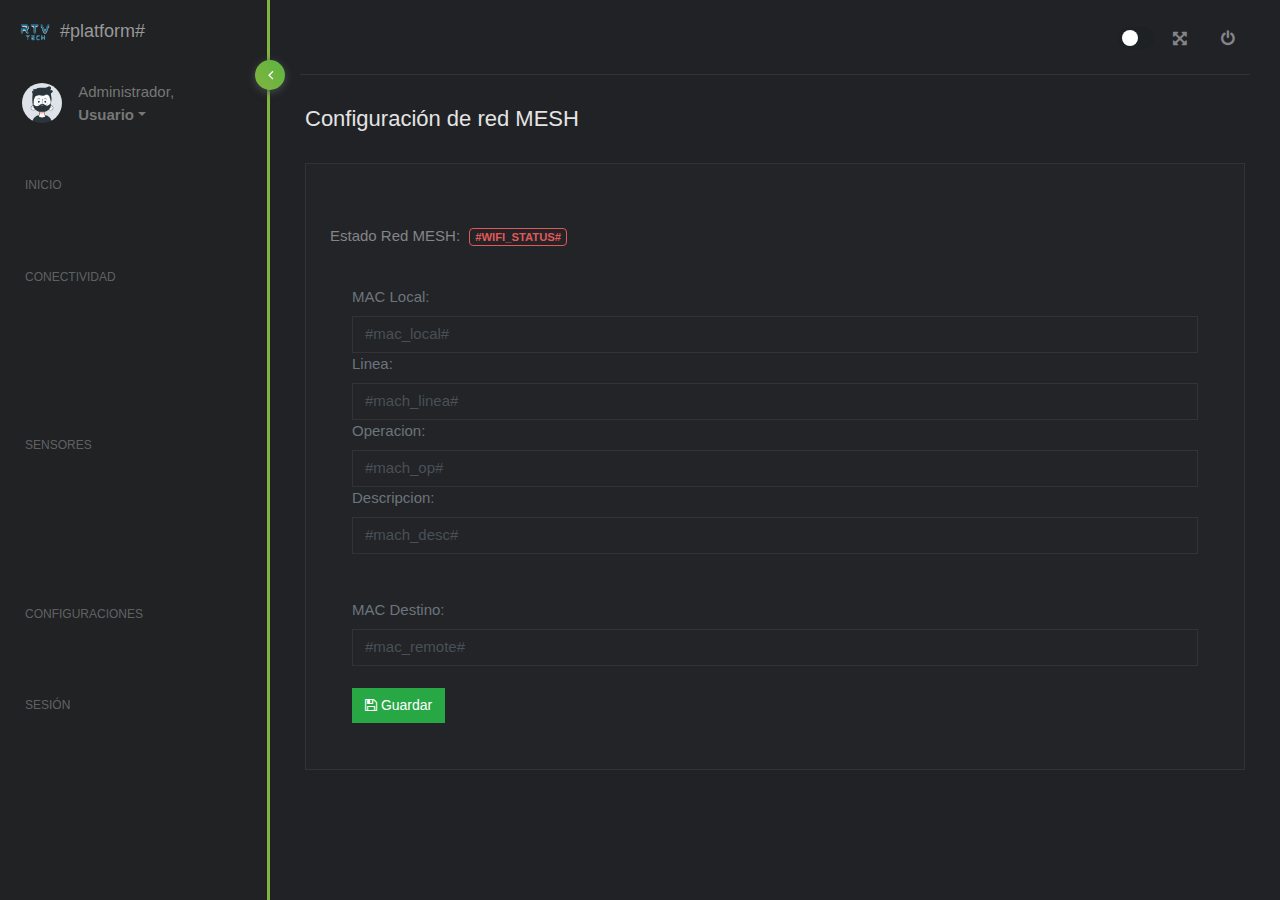
<file: src/data/espnow.html>
<!doctype html>
<html lang="es" data-theme="dark">
<!-- * -------------------------------------------------------------------- -->
<!-- * AdminESP - ElectronicIOT 2022                                        -->
<!-- * Sitio WEB: https://electroniciot.com                                 -->
<!-- * Correo: admin@electroniciot.com                                      -->
<!-- * Cel_WSP: +591 71243395                                               -->
<!-- * Plataforma: ESP32                                                    -->
<!-- * Framework:  Arduino                                                  -->
<!-- * Proyecto: Panel Administrativo para el ESP32 con HTML 5              -->
<!-- * Nombre: ESP32 Admin Tool                                             -->
<!-- * Autor: Ing. Yamir Hidalgo Peña                                       -->
<!-- * -------------------------------------------------------------------  -->

<head>
    <title>MQTT | ESP32 Admin Tool</title>
    <meta charset="utf-8">
    <meta http-equiv="X-UA-Compatible" content="IE=edge, chrome=1">
    <meta name="viewport" content="width=device-width, initial-scale=1.0, maximum-scale=1.0, user-scalable=0">
    <meta name="description" content="Panel Administrativo para el ESP32">
    <meta name="author" content="ELECTRONICIOT.COM">
    <link rel="icon" href="img/esp32.png" type="image/png">
    <!-- VENDOR CSS -->
    <link rel="stylesheet" href="css/bootstrap.css">
    <link rel="stylesheet" href="css/font-aws.css">
    <link rel="stylesheet" href="css/vivify.css">
    <link rel="stylesheet" href="css/sweetalert.css" />
    <!-- MAIN CSS -->
    <link rel="stylesheet" href="css/mooli.css">
    <!-- CUSTOM CSS -->
    <link rel="stylesheet" href="css/styles.css">
</head>

<body data-theme="light" onload="mqtt()">
    <div id="body" class="theme-green">
        <!-- Overlay For Sidebars -->
        <div class="overlay"></div>
        <div id="wrapper">
            <!-- Page top navbar -->
            <nav class="navbar navbar-fixed-top">
                <div class="container-fluid">
                    <div class="navbar-left">
                        <div class="navbar-btn">
                            <a href="/"><img src="img/esp32.png" alt="RTV Logo" class="img-fluid logo"></a>
                            <button type="button" class="btn-toggle-offcanvas"><i class="fa fa-align-left"></i></button>
                        </div>
                    </div>
                    <div class="navbar-right">
                        <div id="navbar-menu">
                            <ul class="nav navbar-nav">
                                <!-- Claro / Oscuro -->
                                <li class="mt-2">
                                    <label class="switch dark_mode">
                                        <input type="checkbox">
                                        <span class="slider round"></span>
                                    </label>
                                </li>
                                <li class="hidden-xs"><a href="javascript:void(0);" id="btnFullscreen" class="icon-menu"><i class="fa fa-arrows-alt"></i></a></li>
                                <li><a href="esp-logout" class="icon-menu"><i class="fa fa-power-off"></i></a></li>
                            </ul>
                        </div>
                    </div>
                </div>
            </nav>
            <!-- Main left sidebar menu -->
            <div id="left-sidebar" class="sidebar">
                <a href="#" class="menu_toggle"><i class="fa fa-angle-left"></i></a>
                <!-- Logo -->
                <div class="navbar-brand">
                    <a href="/"><img src="img/esp32.png" alt="ESP32 Admin Tool Logo" class="img-fluid logo"><span>#platform#</span></a>
                    <button type="button" class="btn-toggle-offcanvas btn btn-sm float-right"><i class="lnr lnr-menu fa fa-chevron-circle-left"></i></button>
                </div>
                <!-- sidebar -->
                <div class="sidebar-scroll">
                    <!-- user -->
                    <div class="user-account">
                        <div class="user_div">
                            <img src="img/user.png" class="user-photo" alt="User Profile Picture">
                        </div>
                        <div class="dropdown">
                            <span>Administrador,</span>
                            <a href="javascript:void(0);" class="dropdown-toggle user-name" data-toggle="dropdown"><strong>Usuario</strong></a>
                            <ul class="dropdown-menu dropdown-menu-right account vivify flipInY">
                                <li><a href="esp-admin"><i class="fa fa-user"></i>Perfil</a></li>
                                <li class="divider"></li>
                                <li><a href="esp-logout"><i class="fa fa-power-off"></i>Salir</a></li>
                            </ul>
                        </div>
                    </div>
                    <!-- user end -->
                    <!-- menu -->
                    <nav id="left-sidebar-nav" class="sidebar-nav">
                        <ul id="main-menu" class="metismenu animation-li-delay">
                            <li class="header">Inicio</li>
                            <li class="active"><a href="/"><i class="fa fa-dashboard"></i> <span>Dashboard</span></a></li>
                            <li class="header">Conectividad</li>
                            <li><a href="esp-wifi"><i class="fa fa-wifi"></i> <span>WiFi</span></a></li>
                            <li><a href="esp-mqtt"><i class="fa fa-tasks"></i> <span>MQTT</span></a></li>
                            <li><a href="esp-mesh"><i class="fa fa-tasks"></i> <span>MESH</span></a></li>
                            <li class="header">Sensores</li>
                            <li>
                                <a href="#uiElements" class="has-arrow"><i class="fa fa-cog"></i><span>RTC</span></a>
                                <ul>
                                    <li><a href="esp-rtc-info">Informacion</a></li>
                                    <li><a href="esp-rtc-cal">Calibrar</a></li>
                                </ul>
                            </li>
                            <li>
                                <a href="#uiElements" class="has-arrow"><i class="fa fa-cog"></i><span>Color</span></a>
                                <ul>
                                    <li><a href="esp-color-info">Informacion</a></li>
                                    <li><a href="esp-color-cal">Calibrar</a></li>
                                </ul>
                            </li>
                            <li>
                                <a href="#uiElements" class="has-arrow"><i class="fa fa-cog"></i><span>Huella</span></a>
                                <ul>
                                    <li><a href="esp-finger-info">Informacion</a></li>
                                    <li><a href="esp-finger-cal">Ajustes</a></li>
                                </ul>
                            </li>
                            <li class="header">Configuraciones</li>
                            <li>
                                <a href="#uiElements" class="has-arrow"><i class="fa fa-cog"></i><span>Administrar</span></a>
                                <ul>
                                    <li><a href="esp-device">Dispositivo</a></li>
                                    <li><a href="esp-admin">Contraseña</a></li>
                                    <li><a href="esp-restore">Restablecer</a></li>
                                    <li><a href="esp-restart">Reiniciar</a></li>
                                </ul>
                            </li>
                            <li class="header">sesión</li>
                            <li><a href="esp-logout"><i class="fa fa-power-off"></i> <span>Salir</span></a></li>
                        </ul>
                    </nav>
                    <!-- menu end -->
                </div>
            </div>
            <!-- Main body part  -->
            <div id="main-content">
                <div class="container-fluid">
                    <!-- Page header section  -->
                    <div class="block-header">
                        <div class="row clearfix">
                            <div class="col-xl-5 col-md-5 col-sm-12">
                                <h1 id="page">Configuración de red MESH</h1>
                            </div>
                        </div>
                    </div>
                    <!-- Conectividad -->
                    <div class="row clearfix">
                        <!-- Conectividad -->
                        <div class="col-lg-12 col-md-12">
                            <div class="card p-3 px-4">
                                <div class="card">
                                    <br>
                                    <br>
                                    <tr>
                                        <td>Estado Red MESH:</td>
                                        <td class="text-right"><span class="badge badge-danger" id="mesh_status">#wifi_status#</span></td>
                                    </tr>
                                    <div class="body mt-3">
                                        <label for="color_samples" class="text-secondary">MAC Local:</label>
                                        <input type="text" class="form-control color" id="mac_local" name="mac_local" value="#mac_local#" aria-describedby="basic-addon1">

                                        <form method="post" name="esp-mesh" action="esp-mesh" method="POST" id="form">
                                            <label for="color_samples" class="text-secondary">Linea:</label>
                                            <input type="text" class="form-control color" id="mach_linea" name="mach_linea" value="#mach_linea#" aria-describedby="basic-addon1">
                                            <label for="color_samples" class="text-secondary">Operacion:</label>
                                            <input type="text" class="form-control color" id="mach_op" name="mach_op" value="#mach_op#" aria-describedby="basic-addon1">
                                            <label for="color_samples" class="text-secondary">Descripcion:</label>
                                            <input type="text" class="form-control color" id="mach_desc" name="mach_desc" value="#mach_desc#" aria-describedby="basic-addon1">
                                            <br>
                                            <br>
                                            <label for="color_time" class="text-secondary">MAC Destino:</label>
                                            <input type="text" class="form-control color" id="mac_remote" name="mac_remote" value="#mac_remote#" aria-describedby="basic-addon1">

                                            <!-- Mensaje de Error de Formulario -->
                                            <div class="input-group mb-3 formulario_mensaje" id="formulario_mensaje">
                                                <div class="alert alert-danger alert-dismissible col-lg-12" role="alert">
                                                    <button type="button" class="close" data-dismiss="alert" aria-label="Close"><span aria-hidden="true">×</span></button>
                                                    <i class="fa fa-times-circle"></i> <b>Error:</b> ¡Por favor rellena el formulario correctamente!.
                                                </div>
                                            </div>
                                            <br>
                                            <button type="submit" class="btn btn-success mb-2"><i class="fa fa-floppy-o"></i> <span> Guardar</span></button>
                                        </form>
                                    </div>
                                </div>
                            </div>
                        </div>
                        <!-- Conectividad end -->
                    </div>
                </div>
            </div>
            <!-- Main body end  -->
        </div>
    </div>
    <!-- Javascript -->
    <script src="js/libscripts.js"></script>
    <script src="js/vendorscripts.js"></script>
    <!-- Vedor js file and create bundle with grunt  -->
    <script src="js/sweetalert.js"></script>
    <!-- Project core js file minify with grunt -->
    <script src="js/mainscripts.js "></script>
    <!-- Custom Scripts -->
    <script src="js/scripts.js "></script>
</body>

</html>
</file>
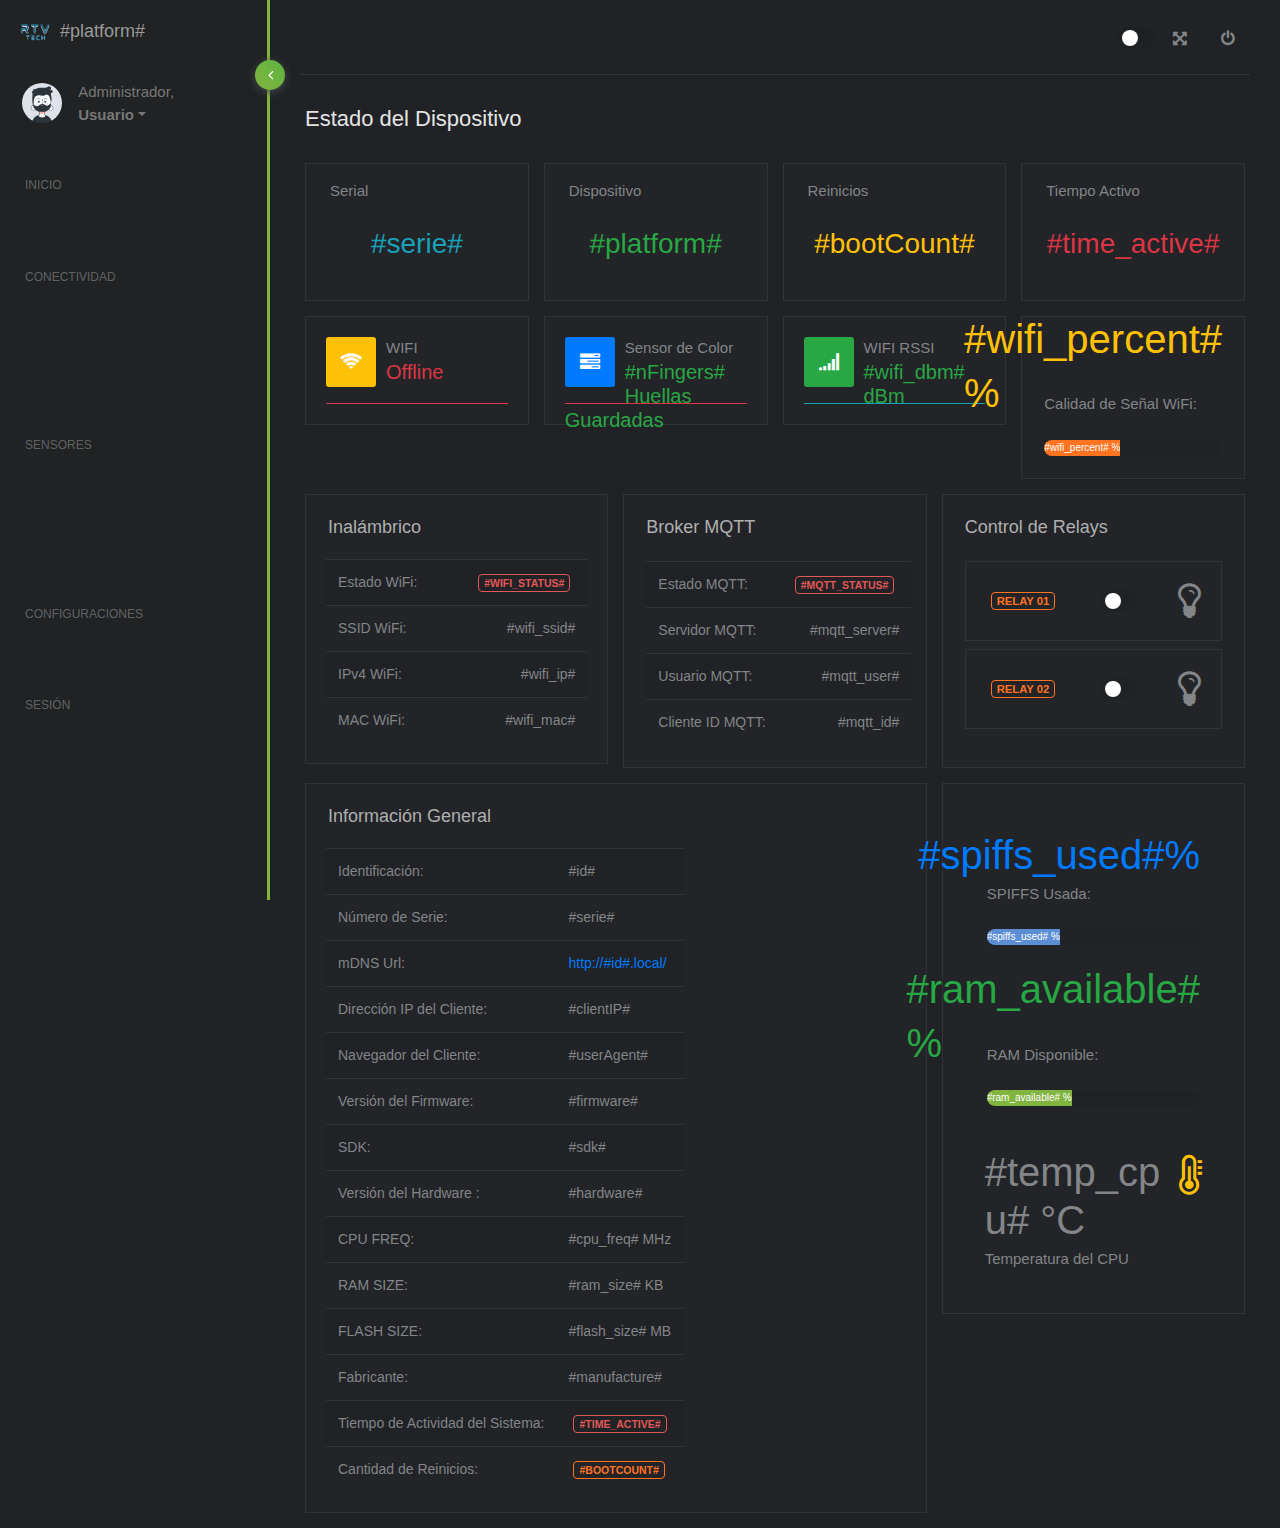
<file: src/data/index copy.html>
<!doctype html>
<html lang="es" data-theme="dark">
<!-- * -------------------------------------------------------------------- -->
<!-- * AdminESP - ElectronicIOT 2022                                        -->
<!-- * Sitio WEB: https://electroniciot.com                                 -->
<!-- * Correo: admin@electroniciot.com                                      -->
<!-- * Cel_WSP: +591 71243395                                               -->
<!-- * Plataforma: ESP32                                                    -->
<!-- * Framework:  Arduino                                                  -->
<!-- * Proyecto: Panel Administrativo para el ESP32 con HTML 5              -->
<!-- * Nombre: ESP32 Admin Tool                                             -->
<!-- * Autor: Ing. Yamir Hidalgo Peña                                       -->
<!-- * -------------------------------------------------------------------  -->

<head>
    <title>HOME | ESP32 Admin Tool</title>
    <meta charset="utf-8">
    <meta http-equiv="X-UA-Compatible" content="IE=edge, chrome=1">
    <meta name="viewport" content="width=device-width, initial-scale=1.0, maximum-scale=1.0, user-scalable=0">
    <meta name="description" content="Panel Administrativo para el ESP32">
    <meta name="author" content="ELECTRONICIOT.COM">
    <link rel="icon" href="img/esp32.png" type="image/png">
    <!-- VENDOR CSS -->
    <link rel="stylesheet" href="css/bootstrap.css">
    <link rel="stylesheet" href="css/font-aws.css">
    <link rel="stylesheet" href="css/vivify.css">
    <link rel="stylesheet" href="css/sweetalert.css" />
    <!-- MAIN CSS -->
    <link rel="stylesheet" href="css/mooli.css">
</head>

<body data-theme="light">
    <div id="body" class="theme-green">
        <!-- Overlay For Sidebars -->
        <div class="overlay"></div>
        <div id="wrapper">
            <!-- Page top navbar -->
            <nav class="navbar navbar-fixed-top">
                <div class="container-fluid">
                    <div class="navbar-left">
                        <div class="navbar-btn">
                            <a href="/"><img src="img/esp32.png" alt="Mooli Logo" class="img-fluid logo"></a>
                            <button type="button" class="btn-toggle-offcanvas"><i class="fa fa-align-left"></i></button>
                        </div>
                    </div>
                    <div class="navbar-right">
                        <div id="navbar-menu">
                            <ul class="nav navbar-nav">
                                <!-- Claro / Oscuro -->
                                <li class="mt-2">
                                    <label class="switch dark_mode">
                                        <input type="checkbox">
                                        <span class="slider round"></span>
                                    </label>
                                </li>
                                <li class="hidden-xs"><a href="javascript:void(0);" id="btnFullscreen" class="icon-menu"><i class="fa fa-arrows-alt"></i></a></li>
                                <li><a href="esp-logout" class="icon-menu"><i class="fa fa-power-off"></i></a></li>
                            </ul>
                        </div>
                    </div>
                </div>
            </nav>
            <!-- Main left sidebar menu -->
            <div id="left-sidebar" class="sidebar">
                <a href="#" class="menu_toggle"><i class="fa fa-angle-left"></i></a>
                <!-- Logo -->
                <div class="navbar-brand">
                    <a href="/"><img src="img/esp32.png" alt="ESP32 Admin Tool Logo" class="img-fluid logo"><span>#platform#</span></a>
                    <button type="button" class="btn-toggle-offcanvas btn btn-sm float-right"><i class="lnr lnr-menu fa fa-chevron-circle-left"></i></button>
                </div>
                <!-- sidebar -->
                <div class="sidebar-scroll">
                    <!-- user -->
                    <div class="user-account">
                        <div class="user_div">
                            <img src="img/user.png" class="user-photo" alt="User Profile Picture">
                        </div>
                        <div class="dropdown">
                            <span>Administrador,</span>
                            <a href="javascript:void(0);" class="dropdown-toggle user-name" data-toggle="dropdown"><strong>Usuario</strong></a>
                            <ul class="dropdown-menu dropdown-menu-right account vivify flipInY">
                                <li><a href="esp-admin"><i class="fa fa-user"></i>Perfil</a></li>
                                <li class="divider"></li>
                                <li><a href="esp-logout"><i class="fa fa-power-off"></i>Salir</a></li>
                            </ul>
                        </div>
                    </div>
                    <!-- user end -->
                    <!-- menu -->
                    <nav id="left-sidebar-nav" class="sidebar-nav">
                        <ul id="main-menu" class="metismenu animation-li-delay">
                            <li class="header">Inicio</li>
                            <li class="active"><a href="/"><i class="fa fa-dashboard"></i> <span>Dashboard</span></a></li>
                            <li class="header">Conectividad</li>
                            <li><a href="esp-wifi"><i class="fa fa-wifi"></i> <span>WiFi</span></a></li>
                            <li><a href="esp-mqtt"><i class="fa fa-tasks"></i> <span>MQTT</span></a></li>
                            <li><a href="esp-mesh"><i class="fa fa-tasks"></i> <span>MESH</span></a></li>
                            <li class="header">Sensores</li>
                            <li>
                                <a href="#uiElements" class="has-arrow"><i class="fa fa-cog"></i><span>RTC</span></a>
                                <ul>
                                    <li><a href="esp-rtc-info">Informacion</a></li>
                                    <li><a href="esp-rtc-cal">Calibrar</a></li>
                                </ul>
                            </li>
                            <li>
                                <a href="#uiElements" class="has-arrow"><i class="fa fa-cog"></i><span>Color</span></a>
                                <ul>
                                    <li><a href="esp-color-info">Informacion</a></li>
                                    <li><a href="esp-color-cal">Calibrar</a></li>
                                </ul>
                            </li>
                            <li>
                                <a href="#uiElements" class="has-arrow"><i class="fa fa-cog"></i><span>Huella</span></a>
                                <ul>
                                    <li><a href="esp-finger-info">Informacion</a></li>
                                    <li><a href="esp-finger-cal">Ajustes</a></li>
                                </ul>
                            </li>
                            <li class="header">Configuraciones</li>
                            <li>
                                <a href="#uiElements" class="has-arrow"><i class="fa fa-cog"></i><span>Administrar</span></a>
                                <ul>
                                    <li><a href="esp-device">Dispositivo</a></li>
                                    <li><a href="esp-admin">Contraseña</a></li>
                                    <li><a href="esp-restore">Restablecer</a></li>
                                    <li><a href="esp-restart">Reiniciar</a></li>
                                </ul>
                            </li>
                            <li class="header">sesión</li>
                            <li><a href="esp-logout"><i class="fa fa-power-off"></i> <span>Salir</span></a></li>
                        </ul>
                    </nav>
                    <!-- menu end -->
                </div>
            </div>
            <!-- Main body part  -->
            <div id="main-content">
                <div class="container-fluid">
                    <!-- Page header section  -->
                    <div class="block-header">
                        <div class="row clearfix">
                            <div class="col-xl-5 col-md-5 col-sm-12">
                                <h1>Estado del Dispositivo</h1>
                            </div>
                        </div>
                    </div>
                    <!-- serial - device - reinicios - time active -->
                    <div class="row clearfix">
                        <!-- serial -->
                        <div class="col-lg-3 col-md-6">
                            <div class="card p-3 px-4">
                                <div>Serial</div>
                                <div class="py-4 m-0 text-center h3 text-info">#serie#</div>
                            </div>
                        </div>
                        <!-- serial end -->
                        <!-- device -->
                        <div class="col-lg-3 col-md-6">
                            <div class="card p-3 px-4">
                                <div>Dispositivo</div>
                                <div class="py-4 m-0 text-center h3 text-success">#platform#</div>
                            </div>
                        </div>
                        <!-- device end -->
                        <!-- reinicios -->
                        <div class="col-lg-3 col-md-6">
                            <div class="card p-3 px-4">
                                <div>Reinicios</div>
                                <div class="py-4 m-0 text-center h3 text-warning">#bootCount#</div>
                            </div>
                        </div>
                        <!-- device -->
                        <!-- time active -->
                        <div class="col-lg-3 col-md-6">
                            <div class="card p-3 px-4">
                                <div>Tiempo Activo</div>
                                <div class="py-4 m-0 text-center h3 text-danger" id="active">#time_active#</div>
                            </div>
                        </div>
                        <!-- time active -->
                    </div>
                    <!-- wifi - mqtt - rssi - señal -->
                    <div class="row clearfix">
                        <!-- wifi status -->
                        <div class="col-lg-3 col-md-4">
                            <div class="card">
                                <div class="card-body top_counter">
                                    <div class="icon bg-warning text-white"><i class="fa fa-wifi"></i> </div>
                                    <div class="content">
                                        <span>WIFI</span>
                                        <h5 class="number mb-0">
                                            <p class="text-danger" id="wifi_on">Offline</p>
                                        </h5>
                                    </div>
                                    <div class="mt-3">
                                        <div class="progress progress-xxs">
                                            <div class="progress-bar bg-danger" style="width: 100%" id="progress_wifi_on"></div>
                                        </div>
                                    </div>
                                </div>
                            </div>
                        </div>
                        <!-- wifi status end -->
                        <!-- Sensor Color status -->
                        <div class="col-lg-3 col-md-4">
                            <div class="card">
                                <div class="card-body top_counter">
                                    <div class="icon bg-primary text-white"><i class="fa fa-tasks"></i> </div>
                                    <div class="content">
                                        <span>Sensor de Color</span>
                                        <h5 class="number mb-0">
                                            <p class="text-success" id="nFingers">#nFingers# Huellas Guardadas</p>
                                        </h5>
                                    </div>
                                    <div class="mt-3">
                                        <div class="progress progress-xxs">
                                            <div class="progress-bar bg-danger" style="width: 100%" id="progress_mqtt_on"></div>
                                        </div>
                                    </div>
                                </div>
                            </div>
                        </div>
                        <!-- mqtt status end -->
                        <!-- rssi -->
                        <div class="col-lg-3 col-md-4">
                            <div class="card">
                                <div class="card-body top_counter">
                                    <div class="icon bg-success text-white"><i class="fa fa-signal"></i> </div>
                                    <div class="content">
                                        <span>WIFI RSSI</span>
                                        <h5 class="number mb-0">
                                            <p class="text-success" id="wifi_dbm">#wifi_dbm# dBm</p>
                                        </h5>
                                    </div>
                                    <div class="mt-3">
                                        <div class="progress progress-xxs">
                                            <div class="progress-bar bg-info" style="width: 100%"></div>
                                        </div>
                                    </div>
                                </div>
                            </div>
                        </div>
                        <!-- rssi end -->
                        <!-- señal % -->
                        <div class="col-lg-3 col-md-4">
                            <div class="card">
                                <div class="body">
                                    <div class="card-value float-right text-warning"><span id="wifi_percent">#wifi_percent# %</span></div>
                                    <div>Calidad de Señal WiFi:</div>
                                    <div class="mt-4">
                                        <div id="progress-format1" class="progress">
                                            <div class="progress-bar progress-bar-warning" id="wifi_Signal" style="width: #wifi_percent#%;"><span id="wifi_label">#wifi_percent# %</span></div>
                                        </div>
                                    </div>
                                </div>
                            </div>
                        </div>
                        <!-- señal % end -->
                    </div>
                    <!-- Info WIFI - mqtt - relays -->
                    <div class="row clearfix">
                        <!-- Info WIFI -->
                        <div class="col-lg-4 col-md-12">
                            <div class="card">
                                <div class="header">
                                    <h2>Inalámbrico</h2>
                                </div>
                                <div class="card-body">
                                    <table class="table table-striped mb-0">
                                        <tbody>
                                            <tr>
                                                <td>Estado WiFi:</td>
                                                <td class="text-right"><span class="badge badge-danger" id="wifi_status">#wifi_status#</span></td>
                                            </tr>
                                            <tr>
                                                <td>SSID WiFi:</td>
                                                <td class="text-right">#wifi_ssid#</td>
                                            </tr>
                                            <tr>
                                                <td>IPv4 WiFi:</td>
                                                <td class="text-right">#wifi_ip#</td>
                                            </tr>
                                            <tr>
                                                <td>MAC WiFi:</td>
                                                <td class="text-right">#wifi_mac#</td>
                                            </tr>
                                        </tbody>
                                    </table>
                                </div>
                            </div>
                        </div>
                        <!-- Info WIFI end -->
                        <!-- Info MQTT -->
                        <div class="col-lg-4 col-md-12">
                            <div class="card">
                                <div class="header">
                                    <h2>Broker MQTT</h2>
                                </div>
                                <div class="body">
                                    <table class="table table-striped mb-0">
                                        <tbody>
                                            <tr>
                                                <td>Estado MQTT:</td>
                                                <td class="text-right"><span class="badge badge-danger" id="mqtt_status">#mqtt_status#</span></td>
                                            </tr>
                                            <tr>
                                                <td>Servidor MQTT:</td>
                                                <td class="text-right" id="mqtt_server">#mqtt_server#</td>
                                            </tr>
                                            <tr>
                                                <td>Usuario MQTT:</td>
                                                <td class="text-right">#mqtt_user#</td>
                                            </tr>
                                            <tr>
                                                <td>Cliente ID MQTT:</td>
                                                <td class="text-right">#mqtt_id#</td>
                                            </tr>
                                        </tbody>
                                    </table>
                                </div>
                            </div>
                        </div>
                        <!-- Info MQTT end -->
                        <!-- Relays -->
                        <div class="col-lg-4 col-md-12">
                            <div class="card">
                                <div class="header">
                                    <h2>Control de Relays</h2>
                                </div>
                                <div class="body">
                                    <div class="row text-center">
                                        <div class="col-md-12 pb-2">
                                            <li class="list-group-item d-flex align-items-center justify-content-between">
                                                <span for="RELAY1" class="badge badge-warning">Relay 01</span>
                                                <label class="switch gradient_mode">
                                                    <input type="checkbox" #relay1# id="RELAY1" onchange="relay(this);">
                                                    <span class="slider round"></span>
                                                </label>
                                                <div class="card-value float-right #label1#" id="RELAY1_Status"><i class="fa fa-lightbulb-o"></i></div>
                                            </li>
                                        </div>
                                        <div class="col-md-12 pb-3">
                                            <li class="list-group-item d-flex align-items-center justify-content-between">
                                                <span for="RELAY2" class="badge badge-warning">Relay 02</span>
                                                <label class="switch gradient_mode">
                                                    <input type="checkbox" #relay2# id="RELAY2" onchange="relay(this);">
                                                    <span class="slider round"></span>
                                                </label>
                                                <div class="card-value float-right #label2#" id="RELAY2_Status"><i class="fa fa-lightbulb-o"></i></div>
                                            </li>
                                        </div>
                                    </div>
                                </div>
                            </div>
                        </div>
                        <!-- Relays end -->
                    </div>
                    <!-- información general - SPIFFS - RAM -->
                    <div class="row clearfix">
                        <!-- información general -->
                        <div class="col-lg-8 col-md-12">
                            <div class="card">
                                <div class="header">
                                    <h2>Información General</h2>
                                </div>
                                <div class="card-body">
                                    <table class="table table-responsive table-striped mb-0">
                                        <tbody>
                                            <tr>
                                                <td>Identificación:</td>
                                                <td class="text-left">#id#</td>
                                            </tr>
                                            <tr>
                                                <td>Número de Serie:</td>
                                                <td class="text-left">#serie#</td>
                                            </tr>
                                            <tr>
                                                <td>mDNS Url:</td>
                                                <td class="text-left"> <a href="http://#id#.local/" target="_blank">http://#id#.local/</a></td>
                                            </tr>
                                            <tr>
                                                <td>Dirección IP del Cliente:</td>
                                                <td class="text-left">#clientIP#</td>
                                            </tr>
                                            <tr>
                                                <td>Navegador del Cliente:</td>
                                                <td class="text-left">#userAgent#</td>
                                            </tr>
                                            <tr>
                                                <td>Versión del Firmware:</td>
                                                <td class="text-left">#firmware#</td>
                                            </tr>
                                            <tr>
                                                <td>SDK:</td>
                                                <td class="text-left">#sdk#</td>
                                            </tr>
                                            <tr>
                                                <td>Versión del Hardware :</td>
                                                <td class="text-left">#hardware#</td>
                                            </tr>
                                            <tr>
                                                <td>CPU FREQ:</td>
                                                <td class="text-left">#cpu_freq# MHz</td>
                                            </tr>
                                            <tr>
                                                <td>RAM SIZE:</td>
                                                <td class="text-left">#ram_size# KB</td>
                                            </tr>
                                            <tr>
                                                <td>FLASH SIZE:</td>
                                                <td class="text-left">#flash_size# MB</td>
                                            </tr>
                                            <tr>
                                                <td>Fabricante:</td>
                                                <td class="text-left">#manufacture#</td>
                                            </tr>
                                            <tr>
                                                <td>Tiempo de Actividad del Sistema:</td>
                                                <td class="text-left"><span class="badge badge-danger" id="time_active">#time_active#</span></td>
                                            </tr>
                                            <tr>
                                                <td>Cantidad de Reinicios:</td>
                                                <td class="text-left"><span class="badge badge-warning">#bootCount#</span></td>
                                            </tr>
                                        </tbody>
                                    </table>
                                </div>
                            </div>
                        </div>
                        <!-- información general end -->
                        <!-- progress SPIFF - RAM -->
                        <div class="col-lg-4 col-md-12">
                            <div class="card">
                                <div class="body">
                                    <div class="card">
                                        <div class="body">
                                            <div class="card-value float-right text-primary"><span id="spiffs_label">#spiffs_used#%</span></div>
                                            <div>SPIFFS Usada:</div>
                                            <div class="mt-4">
                                                <div id="progress-format1" class="progress">
                                                    <div class="progress-bar progress-bar-primary" id="spiffs_Signal" style="width: #spiffs_used#%;"><span id="spiffs_info">#spiffs_used# %</span></div>
                                                </div>
                                            </div>
                                        </div>
                                    </div>
                                    <div class="card">
                                        <div class="body">
                                            <div class="card-value float-right text-success"><span id="ram_label">#ram_available# %</span></div>
                                            <div>RAM Disponible:</div>
                                            <div class="mt-4">
                                                <div id="progress-format1" class="progress">
                                                    <div class="progress-bar progress-bar-success" id="ram_Signal" style="width: #ram_available#%;"><span id="ram_info">#ram_available# %</span></div>
                                                </div>
                                            </div>
                                        </div>
                                    </div>
                                    <div class="card">
                                        <div class="card-body">
                                            <div class="card-value float-right text-warning"><i class="fa fa-thermometer-three-quarters"></i></div>
                                            <h3 class="mb-1 h1" id="temp_cpu">#temp_cpu# °C</h3>
                                            <div>Temperatura del CPU</div>
                                        </div>
                                    </div>
                                </div>
                            </div>
                        </div>
                        <!-- progress SPIFF - RAM end -->
                    </div>
                </div>
            </div>
            <!-- Main body end  -->
            <form id="form"></form>
        </div>
    </div>
    <!-- Javascript -->
    <script src="js/libscripts.js"></script>
    <script src="js/vendorscripts.js"></script>
    <!-- Vedor js file and create bundle with grunt  -->
    <script src="js/sweetalert.js"></script>
    <!-- Project core js file minify with grunt -->
    <script src="js/mainscripts.js "></script>
    <!-- Custom Scripts -->
    <script src="js/scripts.js "></script>
</body>

</html>
</file>
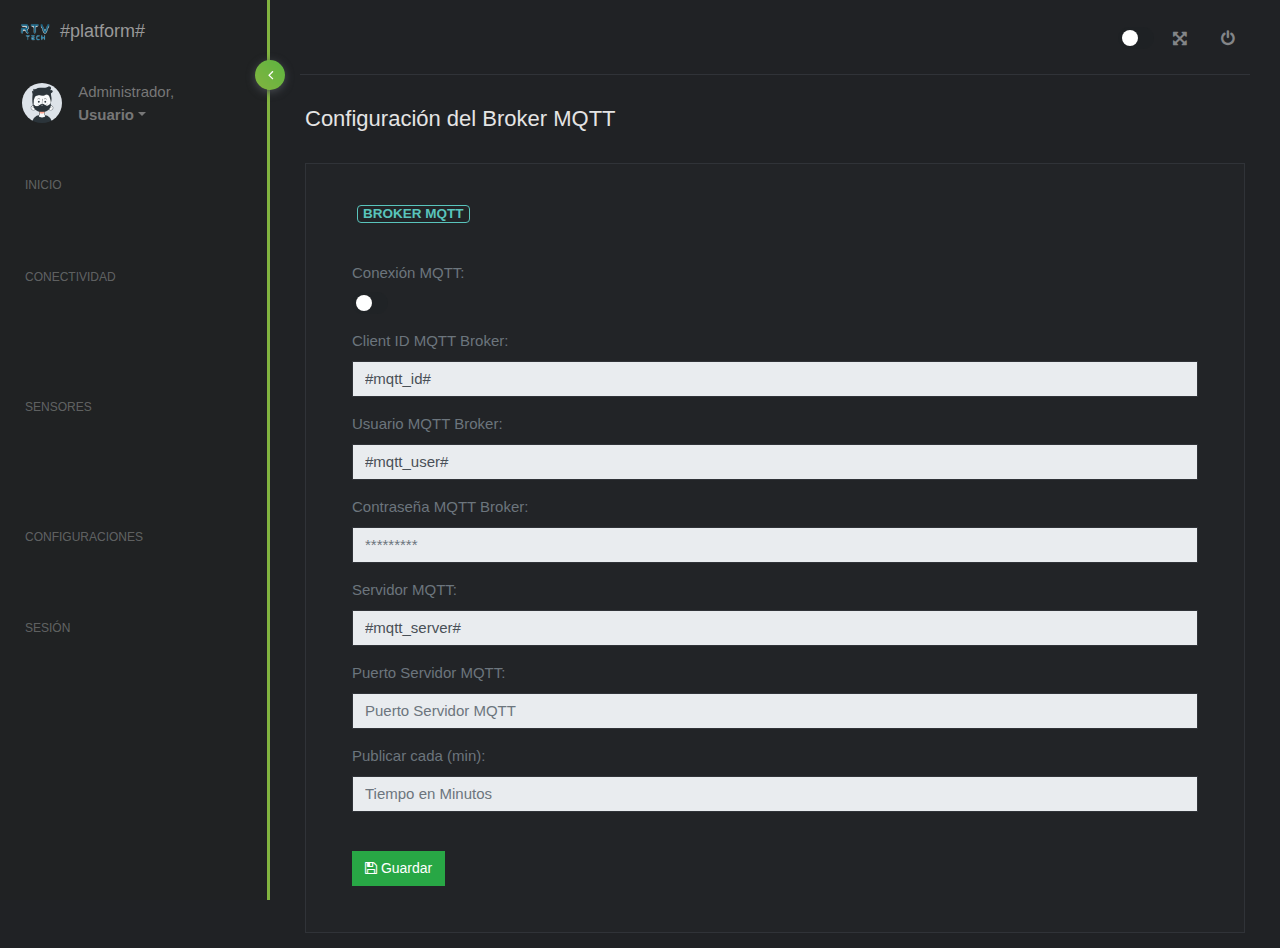
<file: src/data/mqtt.html>
<!doctype html>
<html lang="es" data-theme="dark">
<!-- * -------------------------------------------------------------------- -->
<!-- * AdminESP - ElectronicIOT 2022                                        -->
<!-- * Sitio WEB: https://electroniciot.com                                 -->
<!-- * Correo: admin@electroniciot.com                                      -->
<!-- * Cel_WSP: +591 71243395                                               -->
<!-- * Plataforma: ESP32                                                    -->
<!-- * Framework:  Arduino                                                  -->
<!-- * Proyecto: Panel Administrativo para el ESP32 con HTML 5              -->
<!-- * Nombre: ESP32 Admin Tool                                             -->
<!-- * Autor: Ing. Yamir Hidalgo Peña                                       -->
<!-- * -------------------------------------------------------------------  -->

<head>
    <title>MQTT | ESP32 Admin Tool</title>
    <meta charset="utf-8">
    <meta http-equiv="X-UA-Compatible" content="IE=edge, chrome=1">
    <meta name="viewport" content="width=device-width, initial-scale=1.0, maximum-scale=1.0, user-scalable=0">
    <meta name="description" content="Panel Administrativo para el ESP32">
    <meta name="author" content="ELECTRONICIOT.COM">
    <link rel="icon" href="img/esp32.png" type="image/png">
    <!-- VENDOR CSS -->
    <link rel="stylesheet" href="css/bootstrap.css">
    <link rel="stylesheet" href="css/font-aws.css">
    <link rel="stylesheet" href="css/vivify.css">
    <link rel="stylesheet" href="css/sweetalert.css" />
    <!-- MAIN CSS -->
    <link rel="stylesheet" href="css/mooli.css">
    <!-- CUSTOM CSS -->
    <link rel="stylesheet" href="css/styles.css">
</head>

<body data-theme="light" onload="mqtt()">
    <div id="body" class="theme-green">
        <!-- Overlay For Sidebars -->
        <div class="overlay"></div>
        <div id="wrapper">
            <!-- Page top navbar -->
            <nav class="navbar navbar-fixed-top">
                <div class="container-fluid">
                    <div class="navbar-left">
                        <div class="navbar-btn">
                            <a href="/"><img src="img/esp32.png" alt="RTV Logo" class="img-fluid logo"></a>
                            <button type="button" class="btn-toggle-offcanvas"><i class="fa fa-align-left"></i></button>
                        </div>
                    </div>
                    <div class="navbar-right">
                        <div id="navbar-menu">
                            <ul class="nav navbar-nav">
                                <!-- Claro / Oscuro -->
                                <li class="mt-2">
                                    <label class="switch dark_mode">
                                        <input type="checkbox">
                                        <span class="slider round"></span>
                                    </label>
                                </li>
                                <li class="hidden-xs"><a href="javascript:void(0);" id="btnFullscreen" class="icon-menu"><i class="fa fa-arrows-alt"></i></a></li>
                                <li><a href="esp-logout" class="icon-menu"><i class="fa fa-power-off"></i></a></li>
                            </ul>
                        </div>
                    </div>
                </div>
            </nav>
            <!-- Main left sidebar menu -->
            <div id="left-sidebar" class="sidebar">
                <a href="#" class="menu_toggle"><i class="fa fa-angle-left"></i></a>
                <!-- Logo -->
                <div class="navbar-brand">
                    <a href="/"><img src="img/esp32.png" alt="ESP32 Admin Tool Logo" class="img-fluid logo"><span>#platform#</span></a>
                    <button type="button" class="btn-toggle-offcanvas btn btn-sm float-right"><i class="lnr lnr-menu fa fa-chevron-circle-left"></i></button>
                </div>
                <!-- sidebar -->
                <div class="sidebar-scroll">
                    <!-- user -->
                    <div class="user-account">
                        <div class="user_div">
                            <img src="img/user.png" class="user-photo" alt="User Profile Picture">
                        </div>
                        <div class="dropdown">
                            <span>Administrador,</span>
                            <a href="javascript:void(0);" class="dropdown-toggle user-name" data-toggle="dropdown"><strong>Usuario</strong></a>
                            <ul class="dropdown-menu dropdown-menu-right account vivify flipInY">
                                <li><a href="esp-admin"><i class="fa fa-user"></i>Perfil</a></li>
                                <li class="divider"></li>
                                <li><a href="esp-logout"><i class="fa fa-power-off"></i>Salir</a></li>
                            </ul>
                        </div>
                    </div>
                    <!-- user end -->
                    <!-- menu -->
                    <nav id="left-sidebar-nav" class="sidebar-nav">
                        <ul id="main-menu" class="metismenu animation-li-delay">
                            <li class="header">Inicio</li>
                            <li><a href="/"><i class="fa fa-dashboard"></i> <span>Dashboard</span></a></li>
                            <li class="header">Conectividad</li>
                            <li><a href="esp-wifi"><i class="fa fa-wifi"></i> <span>WiFi</span></a></li>
                            <li><a href="esp-mqtt"><i class="fa fa-tasks"></i> <span>MQTT</span></a></li>
                            <li class="header">Sensores</li>
                            <li>
                                <a href="#uiElements" class="has-arrow"><i class="fa fa-cog"></i><span>Color</span></a>
                                <ul>
                                    <li><a href="esp-color-info">Informacion</a></li>
                                    <li><a href="esp-color-cal">Calibrar</a></li>
                                    <!-- <li><a href="esp-restore">Restablecer</a></li>
                                    <li><a href="esp-restart">Reiniciar</a></li> -->
                                </ul>
                            </li>
                            <li>
                                <a href="#uiElements" class="has-arrow"><i class="fa fa-cog"></i><span>Huella</span></a>
                                <ul>
                                    <li><a href="esp-finger-info">Informacion</a></li>
                                    <li><a href="esp-finger-cal">Ajustes</a></li>
                                    <!-- <li><a href="esp-restore">Restablecer</a></li>
                                    <li><a href="esp-restart">Reiniciar</a></li> -->
                                </ul>
                            </li>
                            <li class="header">Configuraciones</li>
                            <li>
                                <a href="#uiElements" class="has-arrow"><i class="fa fa-cog"></i><span>Administrar</span></a>
                                <ul>
                                    <li><a href="esp-device">Dispositivo</a></li>
                                    <li><a href="esp-admin">Contraseña</a></li>
                                    <li><a href="esp-restore">Restablecer</a></li>
                                    <li><a href="esp-restart">Reiniciar</a></li>
                                </ul>
                            </li>
                            <li class="header">sesión</li>
                            <li><a href="esp-logout"><i class="fa fa-power-off"></i> <span>Salir</span></a></li>
                        </ul>
                    </nav>
                    <!-- menu end -->
                </div>
            </div>
            <!-- Main body part  -->
            <div id="main-content">
                <div class="container-fluid">
                    <!-- Page header section  -->
                    <div class="block-header">
                        <div class="row clearfix">
                            <div class="col-xl-5 col-md-5 col-sm-12">
                                <h1 id="page">Configuración del Broker MQTT</h1>
                            </div>
                        </div>
                    </div>
                    <!-- Conectividad -->
                    <div class="row clearfix">
                        <!-- Conectividad -->
                        <div class="col-lg-12 col-md-12">
                            <div class="card p-3 px-4">
                                <div class="card">
                                    <div class="header">
                                        <h2><span class="badge badge-primary">Broker MQTT</span></h2>
                                    </div>
                                    <div class="body mt-3">
                                        <form method="post" name="esp-mqtt" action="esp-mqtt" method="POST" id="form">
                                            <input type="hidden" id="mqtten" name="mqtten" value="#mqtten#" class="form-control" />
                                            <label for="mqtt_enable" class="text-secondary">Conexión MQTT:</label>
                                            <div class="input-group mb-3">
                                                <label class="switch gradient_mode">
                                                    <input type="checkbox" id="mqtt_enable" #mqtt_enable# onchange="switchChange(this, 'mqtt', 'mqtten');">
                                                    <span class="slider round"></span>
                                                </label>
                                            </div>
                                            <label for="mqtt_id" class="text-secondary">Client ID MQTT Broker:</label><br>
                                            <label for="mqtt_id" class="formulario_input-error" id="form_mqtt_id">El Client ID MQTT tiene que contener un mínimo de 4 dígitos y 30 como máximo, solo puede contener números y letras.</label>
                                            <div class="input-group mb-3">
                                                <input type="text" class="form-control mqtt" id="mqtt_id" name="mqtt_id" placeholder="ID MQTT Broker" value="#mqtt_id#" aria-describedby="basic-addon1" data-expresion="TextNumber">
                                            </div>
                                            <label for="mqtt_user" class="text-secondary">Usuario MQTT Broker:</label><br>
                                            <label for="mqtt_user" class="formulario_input-error" id="form_mqtt_user">El Usuario MQTT tiene que contener un mínimo de 4 dígitos y 30 como máximo, solo puede contener letras y guión bajo.</label>
                                            <div class="input-group mb-3">
                                                <input type="text" class="form-control mqtt" id="mqtt_user" name="mqtt_user" placeholder="Usuario MQTT" value="#mqtt_user#" aria-describedby="basic-addon1" data-expresion="TextUnderscore">
                                            </div>
                                            <label for="mqtt_passw" class="text-secondary">Contraseña MQTT Broker:</label><br>
                                            <label for="mqtt_passw" class="formulario_input-error" id="form_mqtt_passw">La Contraseña MQTT tiene que contener un mínimo de 4 dígitos y 30 como máximo, solo puede incluir números, letras y los siguientes caracteres especiales (-)(_)(*).</label>
                                            <div class="input-group mb-3">
                                                <input type="password" class="form-control mqtt" id="mqtt_passw" name="mqtt_passw" placeholder="*********" aria-describedby="basic-addon1" data-expresion="TextNumberPassw">
                                            </div>
                                            <label for="mqtt_server" class="text-secondary">Servidor MQTT:</label><br>
                                            <label for="mqtt_server" class="formulario_input-error" id="form_mqtt_server">No es un servidor válido, Ejemplo: tudominio.com</label>
                                            <div class="input-group mb-3">
                                                <input type="text" class="form-control mqtt" id="mqtt_server" name="mqtt_server" placeholder="Servidor MQTT" value="#mqtt_server#" aria-describedby="basic-addon1" data-expresion="Dominio">
                                            </div>
                                            <label for="mqtt_port" class="text-secondary">Puerto Servidor MQTT:</label><br>
                                            <label for="mqtt_port" class="formulario_input-error" id="form_mqtt_port">No es un puerto válido, Ejemplo: 0 - 65535 .</label>
                                            <div class="input-group mb-3">
                                                <input type="number" class="form-control mqtt" id="mqtt_port" name="mqtt_port" placeholder="Puerto Servidor MQTT" value="#mqtt_port#" aria-describedby="basic-addon1" data-expresion="ServerPort">
                                            </div>
                                            <label for="mqtt_time" class="text-secondary">Publicar cada (min):</label><br>
                                            <label for="mqtt_time" class="formulario_input-error" id="form_mqtt_time">No es un tiempo válido, Ejemplo: 1 - 60 minutos.</label>
                                            <div class="input-group mb-3">
                                                <input type="number" class="form-control mqtt" id="mqtt_time" name="mqtt_time" placeholder="Tiempo en Minutos" value="#mqtt_time#" aria-describedby="basic-addon1">
                                            </div>
                                            <!-- Mensaje de Error de Formulario -->
                                            <div class="input-group mb-3 formulario_mensaje" id="formulario_mensaje">
                                                <div class="alert alert-danger alert-dismissible col-lg-12" role="alert">
                                                    <button type="button" class="close" data-dismiss="alert" aria-label="Close"><span aria-hidden="true">×</span></button>
                                                    <i class="fa fa-times-circle"></i> <b>Error:</b> ¡Por favor rellena el formulario correctamente!.
                                                </div>
                                            </div>
                                            <br>
                                            <button type="submit" class="btn btn-success mb-2"><i class="fa fa-floppy-o"></i> <span> Guardar</span></button>
                                        </form>
                                    </div>
                                </div>
                            </div>
                        </div>
                        <!-- Conectividad end -->
                    </div>
                </div>
            </div>
            <!-- Main body end  -->
        </div>
    </div>
    <!-- Javascript -->
    <script src="js/libscripts.js"></script>
    <script src="js/vendorscripts.js"></script>
    <!-- Vedor js file and create bundle with grunt  -->
    <script src="js/sweetalert.js"></script>
    <!-- Project core js file minify with grunt -->
    <script src="js/mainscripts.js "></script>
    <!-- Custom Scripts -->
    <script src="js/scripts.js "></script>
</body>

</html>
</file>
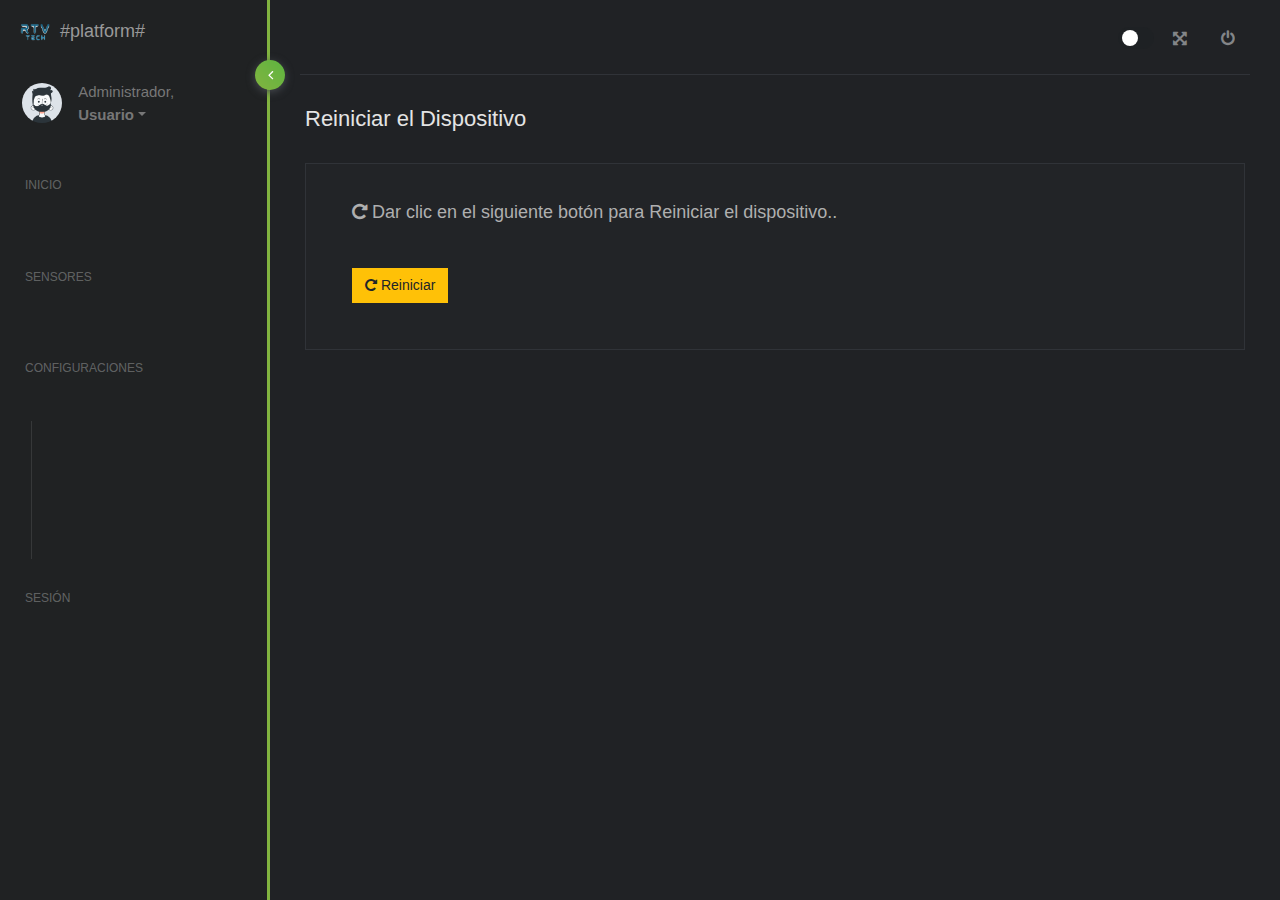
<file: src/data/restart.html>
<!doctype html>
<html lang="es" data-theme="dark">
<!-- * -------------------------------------------------------------------- -->
<!-- * AdminESP - ElectronicIOT 2022                                        -->
<!-- * Sitio WEB: https://electroniciot.com                                 -->
<!-- * Correo: admin@electroniciot.com                                      -->
<!-- * Cel_WSP: +591 71243395                                               -->
<!-- * Plataforma: ESP32                                                    -->
<!-- * Framework:  Arduino                                                  -->
<!-- * Proyecto: Panel Administrativo para el ESP32 con HTML 5              -->
<!-- * Nombre: ESP32 Admin Tool                                             -->
<!-- * Autor: Ing. Yamir Hidalgo Peña                                       -->
<!-- * -------------------------------------------------------------------  -->

<head>
    <title>REINICIAR | ESP32 Admin Tool</title>
    <meta charset="utf-8">
    <meta http-equiv="X-UA-Compatible" content="IE=edge, chrome=1">
    <meta name="viewport" content="width=device-width, initial-scale=1.0, maximum-scale=1.0, user-scalable=0">
    <meta name="description" content="Panel Administrativo para el ESP32">
    <meta name="author" content="ELECTRONICIOT.COM">
    <link rel="icon" href="img/esp32.png" type="image/x-icon">
    <!-- VENDOR CSS -->
    <link rel="stylesheet" href="css/bootstrap.css">
    <link rel="stylesheet" href="css/font-aws.css">
    <link rel="stylesheet" href="css/vivify.css">
    <link rel="stylesheet" href="css/sweetalert.css" />
    <!-- MAIN CSS -->
    <link rel="stylesheet" href="css/mooli.css">
    <!-- CUSTOM CSS -->
    <link rel="stylesheet" href="css/styles.css">
</head>

<body data-theme="light" onload="visu();">
    <div id="body" class="theme-green">
        <!-- Overlay For Sidebars -->
        <div class="overlay"></div>
        <div id="wrapper">
            <!-- Page top navbar -->
            <nav class="navbar navbar-fixed-top">
                <div class="container-fluid">
                    <div class="navbar-left">
                        <div class="navbar-btn">
                            <a href="/"><img src="img/esp32.png" alt="RTV Logo" class="img-fluid logo"></a>
                            <button type="button" class="btn-toggle-offcanvas"><i class="fa fa-align-left"></i></button>
                        </div>
                    </div>
                    <div class="navbar-right">
                        <div id="navbar-menu">
                            <ul class="nav navbar-nav">
                                <!-- Claro / Oscuro -->
                                <li class="mt-2">
                                    <label class="switch dark_mode">
                                        <input type="checkbox">
                                        <span class="slider round"></span>
                                    </label>
                                </li>
                                <li class="hidden-xs"><a href="javascript:void(0);" id="btnFullscreen" class="icon-menu"><i class="fa fa-arrows-alt"></i></a></li>
                                <li><a href="esp-logout" class="icon-menu"><i class="fa fa-power-off"></i></a></li>
                            </ul>
                        </div>
                    </div>
                </div>
            </nav>
            <!-- Main left sidebar menu -->
            <div id="left-sidebar" class="sidebar">
                <a href="#" class="menu_toggle"><i class="fa fa-angle-left"></i></a>
                <!-- Logo -->
                <div class="navbar-brand">
                    <a href="/"><img src="img/esp32.png" alt="ESP32 Admin Tool Logo" class="img-fluid logo"><span>#platform#</span></a>
                    <button type="button" class="btn-toggle-offcanvas btn btn-sm float-right"><i class="lnr lnr-menu fa fa-chevron-circle-left"></i></button>
                </div>
                <!-- sidebar -->
                <div class="sidebar-scroll">
                    <!-- user -->
                    <div class="user-account">
                        <div class="user_div">
                            <img src="img/user.png" class="user-photo" alt="User Profile Picture">
                        </div>
                        <div class="dropdown">
                            <span>Administrador,</span>
                            <a href="javascript:void(0);" class="dropdown-toggle user-name" data-toggle="dropdown"><strong>Usuario</strong></a>
                            <ul class="dropdown-menu dropdown-menu-right account vivify flipInY">
                                <li><a href="esp-admin"><i class="fa fa-user"></i>Perfil</a></li>
                                <li class="divider"></li>
                                <li><a href="esp-logout"><i class="fa fa-power-off"></i>Salir</a></li>
                            </ul>
                        </div>
                    </div>
                    <!-- user end -->
                    <!-- menu -->
                    <nav id="left-sidebar-nav" class="sidebar-nav">
                        <ul id="main-menu" class="metismenu animation-li-delay">
                            <li class="header">Inicio</li>
                            <li><a href="/"><i class="fa fa-dashboard"></i> <span>Dashboard</span></a></li>
                            <li class="header">Sensores</li>
                            <li>
                                <a href="#uiElements" class="has-arrow"><i class="fa fa-cog"></i><span>Huella</span></a>
                                <ul>
                                    <li><a href="esp-finger-info">Informacion</a></li>
                                </ul>
                            </li>
                            <li class="header">Configuraciones</li>
                            <li class="active">
                                <a href="#uiElements" class="has-arrow"><i class="fa fa-cog"></i><span>Administrar</span></a>
                                <ul>
                                    <li><a href="esp-device">Dispositivo</a></li>
                                    <li><a href="esp-admin">Contraseña</a></li>
                                    <li><a href="esp-restore">Restablecer</a></li>
                                    <li><a href="esp-restart">Reiniciar</a></li>
                                </ul>
                            </li>
                            <li class="header">sesión</li>
                            <li><a href="esp-logout"><i class="fa fa-power-off"></i> <span>Salir</span></a></li>
                        </ul>
                    </nav>
                    <!-- menu end -->
                </div>
            </div>
            <!-- Main body part  -->
            <div id="main-content">
                <div class="container-fluid">
                    <!-- Page header section  -->
                    <div class="block-header">
                        <div class="row clearfix">
                            <div class="col-xl-5 col-md-5 col-sm-12">
                                <h1>Reiniciar el Dispositivo</h1>
                            </div>
                        </div>
                    </div>
                    <!-- Ajustes -->
                    <div class="row clearfix">
                        <!-- Ajustes -->
                        <div class="col-lg-12 col-md-12">
                            <div class="card p-3 px-4">
                                <div class="card">
                                    <div class="header">
                                        <h2><i class="fa fa-repeat"></i> Dar clic en el siguiente botón para Reiniciar el dispositivo..</h2>
                                    </div>
                                    <div class="body">
                                        <br>
                                        <form id="form"></form>
                                        <button type="button" class="btn btn-warning mb-2" id="btn" onclick="action('restart');"><i class="fa fa-repeat"></i> <span>Reiniciar</span></button>
                                        <div id="visu">
                                            <br>
                                            <h3 class="text-danger">Reiniciando en <span id="time" class="text-primary"> 10 </span> segundos</h3>
                                            <div class="progress">
                                                <div class="progress-bar progress-bar-success" id="progress" role="progressbar" aria-valuemin="0" aria-valuemax="100" style="width: 100%">
                                                    <span class="label label-default" id="pregressvalue">100</span>
                                                </div>
                                            </div>
                                        </div>
                                    </div>
                                </div>
                            </div>
                            <!-- Ajustes end -->
                        </div>
                    </div>
                </div>
                <!-- Main body end  -->
            </div>
        </div>
        <!-- Javascript -->
        <script src="js/libscripts.js"></script>
        <script src="js/vendorscripts.js"></script>
        <!-- Vedor js file and create bundle with grunt  -->
        <script src="js/sweetalert.js"></script>
        <!-- Project core js file minify with grunt -->
        <script src="js/mainscripts.js "></script>
        <!-- Custom Scripts -->
        <script src="js/scripts.js "></script>
</body>

</html>
</file>
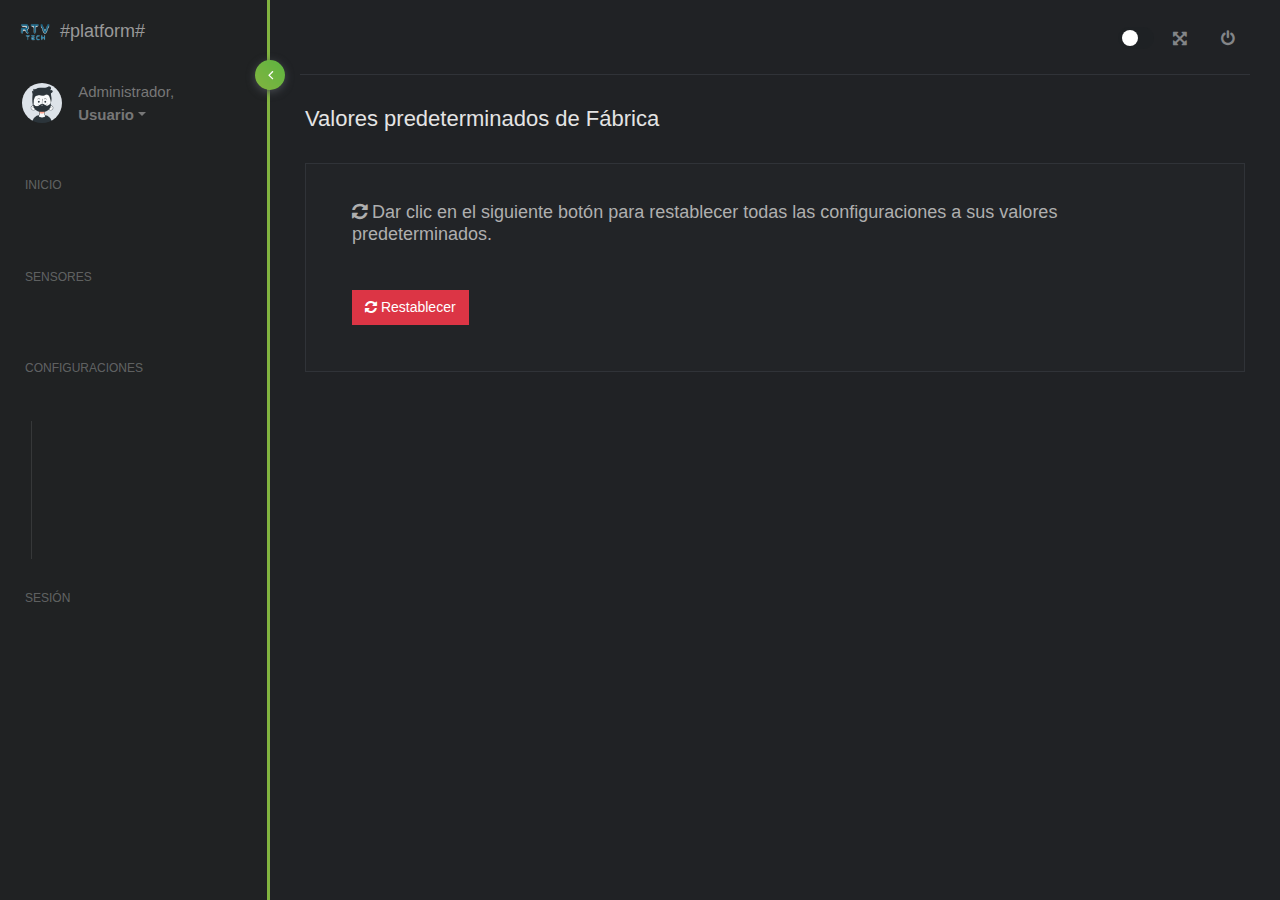
<file: src/data/restore.html>
<!doctype html>
<html lang="es" data-theme="dark">
<!-- * -------------------------------------------------------------------- -->
<!-- * AdminESP - ElectronicIOT 2022                                        -->
<!-- * Sitio WEB: https://electroniciot.com                                 -->
<!-- * Correo: admin@electroniciot.com                                      -->
<!-- * Cel_WSP: +591 71243395                                               -->
<!-- * Plataforma: ESP32                                                    -->
<!-- * Framework:  Arduino                                                  -->
<!-- * Proyecto: Panel Administrativo para el ESP32 con HTML 5              -->
<!-- * Nombre: ESP32 Admin Tool                                             -->
<!-- * Autor: Ing. Yamir Hidalgo Peña                                       -->
<!-- * -------------------------------------------------------------------  -->

<head>
    <title>RESTABLECER | ESP32 Admin Tool</title>
    <meta charset="utf-8">
    <meta http-equiv="X-UA-Compatible" content="IE=edge, chrome=1">
    <meta name="viewport" content="width=device-width, initial-scale=1.0, maximum-scale=1.0, user-scalable=0">
    <meta name="description" content="Panel Administrativo para el ESP32">
    <meta name="author" content="ELECTRONICIOT.COM">
    <link rel="icon" href="img/esp32.png" type="image/x-icon">
    <!-- VENDOR CSS -->
    <link rel="stylesheet" href="css/bootstrap.css">
    <link rel="stylesheet" href="css/font-aws.css">
    <link rel="stylesheet" href="css/vivify.css">
    <link rel="stylesheet" href="css/sweetalert.css">
    <!-- MAIN CSS -->
    <link rel="stylesheet" href="css/mooli.css">
    <!-- CUSTOM CSS -->
    <link rel="stylesheet" href="css/styles.css">
</head>

<body data-theme="light" onload="visu();">
    <div id="body" class="theme-green">
        <!-- Overlay For Sidebars -->
        <div class="overlay"></div>
        <div id="wrapper">
            <!-- Page top navbar -->
            <nav class="navbar navbar-fixed-top">
                <div class="container-fluid">
                    <div class="navbar-left">
                        <div class="navbar-btn">
                            <a href="/"><img src="img/esp32.png" alt="RTV Logo" class="img-fluid logo"></a>
                            <button type="button" class="btn-toggle-offcanvas"><i class="fa fa-align-left"></i></button>
                        </div>
                    </div>
                    <div class="navbar-right">
                        <div id="navbar-menu">
                            <ul class="nav navbar-nav">
                                <!-- Claro / Oscuro -->
                                <li class="mt-2">
                                    <label class="switch dark_mode">
                                        <input type="checkbox">
                                        <span class="slider round"></span>
                                    </label>
                                </li>
                                <li class="hidden-xs"><a href="javascript:void(0);" id="btnFullscreen" class="icon-menu"><i class="fa fa-arrows-alt"></i></a></li>
                                <li><a href="esp-logout" class="icon-menu"><i class="fa fa-power-off"></i></a></li>
                            </ul>
                        </div>
                    </div>
                </div>
            </nav>
            <!-- Main left sidebar menu -->
            <div id="left-sidebar" class="sidebar">
                <a href="#" class="menu_toggle"><i class="fa fa-angle-left"></i></a>
                <!-- Logo -->
                <div class="navbar-brand">
                    <a href="/"><img src="img/esp32.png" alt="ESP32 Admin Tool Logo" class="img-fluid logo"><span>#platform#</span></a>
                    <button type="button" class="btn-toggle-offcanvas btn btn-sm float-right"><i class="lnr lnr-menu fa fa-chevron-circle-left"></i></button>
                </div>
                <!-- sidebar -->
                <div class="sidebar-scroll">
                    <!-- user -->
                    <div class="user-account">
                        <div class="user_div">
                            <img src="img/user.png" class="user-photo" alt="User Profile Picture">
                        </div>
                        <div class="dropdown">
                            <span>Administrador,</span>
                            <a href="javascript:void(0);" class="dropdown-toggle user-name" data-toggle="dropdown"><strong>Usuario</strong></a>
                            <ul class="dropdown-menu dropdown-menu-right account vivify flipInY">
                                <li><a href="esp-admin"><i class="fa fa-user"></i>Perfil</a></li>
                                <li class="divider"></li>
                                <li><a href="esp-logout"><i class="fa fa-power-off"></i>Salir</a></li>
                            </ul>
                        </div>
                    </div>
                    <!-- user end -->
                    <!-- menu -->
                    <nav id="left-sidebar-nav" class="sidebar-nav">
                        <ul id="main-menu" class="metismenu animation-li-delay">
                            <li class="header">Inicio</li>
                            <li><a href="/"><i class="fa fa-dashboard"></i> <span>Dashboard</span></a></li>
                            <li class="header">Sensores</li>
                            <li>
                                <a href="#uiElements" class="has-arrow"><i class="fa fa-cog"></i><span>Huella</span></a>
                                <ul>
                                    <li><a href="esp-finger-info">Informacion</a></li>
                                </ul>
                            </li>
                            <li class="header">Configuraciones</li>
                            <li class="active">
                                <a href="#uiElements" class="has-arrow"><i class="fa fa-cog"></i><span>Administrar</span></a>
                                <ul>
                                    <li><a href="esp-device">Dispositivo</a></li>
                                    <li><a href="esp-admin">Contraseña</a></li>
                                    <li><a href="esp-restore">Restablecer</a></li>
                                    <li><a href="esp-restart">Reiniciar</a></li>
                                </ul>
                            </li>
                            <li class="header">sesión</li>
                            <li><a href="esp-logout"><i class="fa fa-power-off"></i> <span>Salir</span></a></li>
                        </ul>
                    </nav>
                    <!-- menu end -->
                </div>
            </div>
            <!-- Main body part  -->
            <div id="main-content">
                <div class="container-fluid">
                    <!-- Page header section  -->
                    <div class="block-header">
                        <div class="row clearfix">
                            <div class="col-xl-5 col-md-5 col-sm-12">
                                <h1>Valores predeterminados de Fábrica</h1>
                            </div>
                        </div>
                    </div>
                    <!-- Ajustes -->
                    <div class="row clearfix">
                        <!-- Ajustes -->
                        <div class="col-lg-12 col-md-12">
                            <div class="card p-3 px-4">
                                <div class="card">
                                    <div class="header">
                                        <h2><i class="fa fa-refresh"></i> Dar clic en el siguiente botón para restablecer todas las configuraciones a sus valores predeterminados.</h2>
                                    </div>
                                    <div class="body">
                                        <br>
                                        <form id="form"></form>
                                        <button type="button" class="btn btn-danger mb-2" id="btn" onclick="action('restore');"><i class="fa fa-refresh"></i> <span>Restablecer</span></button>
                                        <div id="visu">
                                            <br>
                                            <h3 class="text-danger">Restableciendo en <span id="time" class="text-primary"> 10 </span> segundos, <span class="text-warning">¡NO apague el Dispositivo!</span></h3>
                                            <div class="progress">
                                                <div class="progress-bar progress-bar-danger" id="progress" role="progressbar" aria-valuemin="0" aria-valuemax="100" style="width: 100%">
                                                    <span class="label label-default" id="pregressvalue"></span>
                                                </div>
                                            </div>
                                        </div>
                                    </div>
                                </div>
                            </div>
                            <!-- Ajustes end -->
                        </div>
                    </div>
                </div>
                <!-- Main body end  -->
            </div>
        </div>
        <!-- Javascript -->
        <script src="js/libscripts.js"></script>
        <script src="js/vendorscripts.js"></script>
        <!-- Vedor js file and create bundle with grunt  -->
        <script src="js/sweetalert.js"></script>
        <!-- Project core js file minify with grunt -->
        <script src="js/mainscripts.js "></script>
        <!-- Custom Scripts -->
        <script src="js/scripts.js "></script>
</body>

</html>
</file>
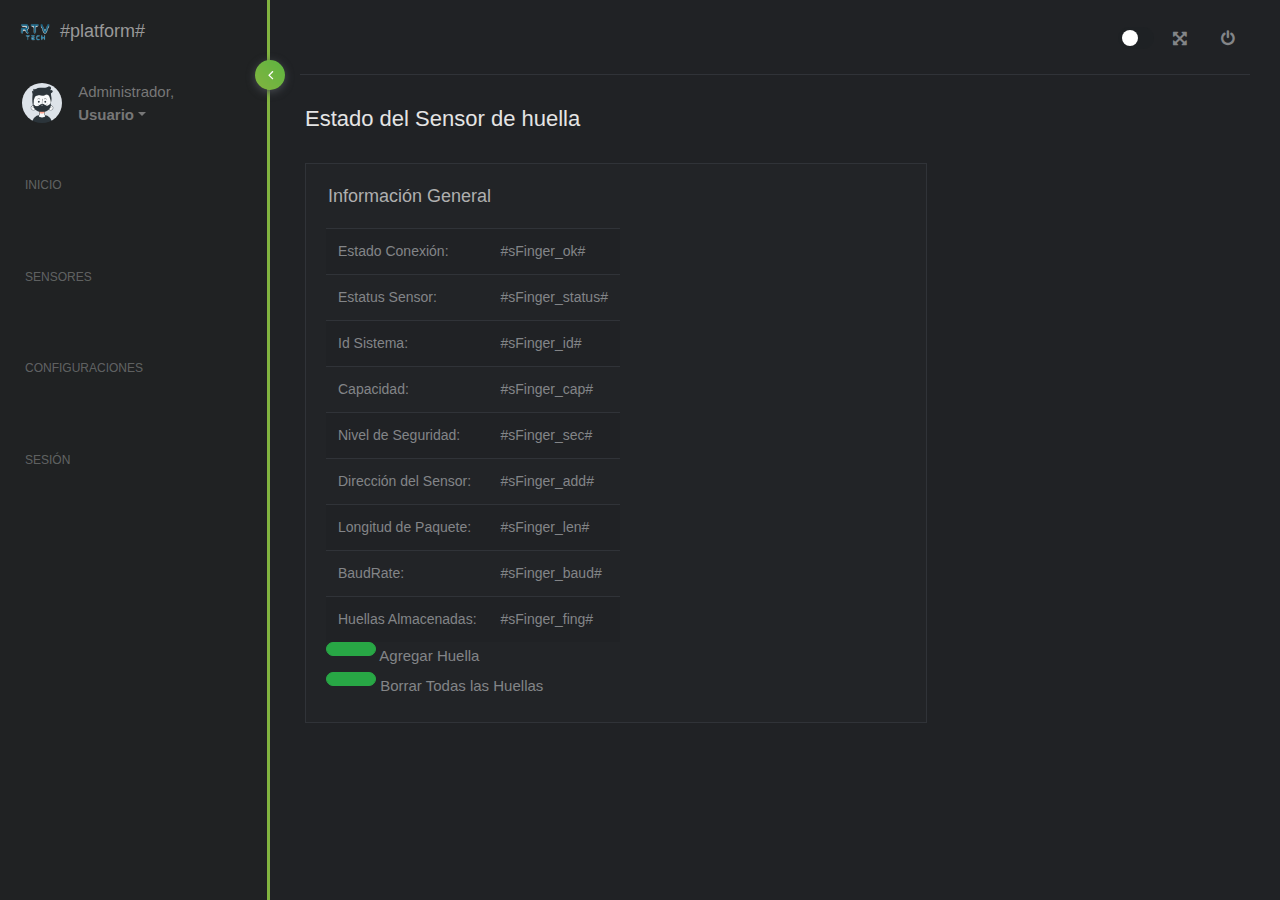
<file: src/data/sfinger_info.html>
<!doctype html>
<html lang="es" data-theme="dark">
<!-- * -------------------------------------------------------------------- -->
<!-- * AdminESP - ElectronicIOT 2022                                        -->
<!-- * Sitio WEB: https://electroniciot.com                                 -->
<!-- * Correo: admin@electroniciot.com                                      -->
<!-- * Cel_WSP: +591 71243395                                               -->
<!-- * Plataforma: ESP32                                                    -->
<!-- * Framework:  Arduino                                                  -->
<!-- * Proyecto: Panel Administrativo para el ESP32 con HTML 5              -->
<!-- * Nombre: ESP32 Admin Tool                                             -->
<!-- * Autor: Ing. Yamir Hidalgo Peña                                       -->
<!-- * -------------------------------------------------------------------  -->

<head>
    <title>HOME | ESP32 Admin Tool</title>
    <meta charset="utf-8">
    <meta http-equiv="X-UA-Compatible" content="IE=edge, chrome=1">
    <meta name="viewport" content="width=device-width, initial-scale=1.0, maximum-scale=1.0, user-scalable=0">
    <meta name="description" content="Panel Administrativo para el ESP32">
    <meta name="author" content="ELECTRONICIOT.COM">
    <link rel="icon" href="img/esp32.png" type="image/png">
    <!-- VENDOR CSS -->
    <link rel="stylesheet" href="css/bootstrap.css">
    <link rel="stylesheet" href="css/font-aws.css">
    <link rel="stylesheet" href="css/vivify.css">
    <link rel="stylesheet" href="css/sweetalert.css" />
    <!-- MAIN CSS -->
    <link rel="stylesheet" href="css/mooli.css">
</head>

<body data-theme="light">
    <div id="body" class="theme-green">
        <!-- Overlay For Sidebars -->
        <div class="overlay"></div>
        <div id="wrapper">
            <!-- Page top navbar -->
            <nav class="navbar navbar-fixed-top">
                <div class="container-fluid">
                    <div class="navbar-left">
                        <div class="navbar-btn">
                            <a href="/"><img src="img/esp32.png" alt="RTV Logo" class="img-fluid logo"></a>
                            <button type="button" class="btn-toggle-offcanvas"><i class="fa fa-align-left"></i></button>
                        </div>
                    </div>
                    <div class="navbar-right">
                        <div id="navbar-menu">
                            <ul class="nav navbar-nav">
                                <!-- Claro / Oscuro -->
                                <li class="mt-2">
                                    <label class="switch dark_mode">
                                        <input type="checkbox">
                                        <span class="slider round"></span>
                                    </label>
                                </li>
                                <li class="hidden-xs"><a href="javascript:void(0);" id="btnFullscreen" class="icon-menu"><i class="fa fa-arrows-alt"></i></a></li>
                                <li><a href="esp-logout" class="icon-menu"><i class="fa fa-power-off"></i></a></li>
                            </ul>
                        </div>
                    </div>
                </div>
            </nav>
            <!-- Main left sidebar menu -->
            <div id="left-sidebar" class="sidebar">
                <a href="#" class="menu_toggle"><i class="fa fa-angle-left"></i></a>
                <!-- Logo -->
                <div class="navbar-brand">
                    <a href="/"><img src="img/esp32.png" alt="ESP32 Admin Tool Logo" class="img-fluid logo"><span>#platform#</span></a>
                    <button type="button" class="btn-toggle-offcanvas btn btn-sm float-right"><i class="lnr lnr-menu fa fa-chevron-circle-left"></i></button>
                </div>
                <!-- sidebar -->
                <div class="sidebar-scroll">
                    <!-- user -->
                    <div class="user-account">
                        <div class="user_div">
                            <img src="img/user.png" class="user-photo" alt="User Profile Picture">
                        </div>
                        <div class="dropdown">
                            <span>Administrador,</span>
                            <a href="javascript:void(0);" class="dropdown-toggle user-name" data-toggle="dropdown"><strong>Usuario</strong></a>
                            <ul class="dropdown-menu dropdown-menu-right account vivify flipInY">
                                <li><a href="esp-admin"><i class="fa fa-user"></i>Perfil</a></li>
                                <li class="divider"></li>
                                <li><a href="esp-logout"><i class="fa fa-power-off"></i>Salir</a></li>
                            </ul>
                        </div>
                    </div>
                    <!-- user end -->
                    <!-- menu -->
                    <nav id="left-sidebar-nav" class="sidebar-nav">
                        <ul id="main-menu" class="metismenu animation-li-delay">
                            <li class="header">Inicio</li>
                            <li class="active"><a href="/"><i class="fa fa-dashboard"></i> <span>Dashboard</span></a></li>
                            <li class="header">Sensores</li>
                            </li>
                            <li>
                                <a href="#uiElements" class="has-arrow"><i class="fa fa-cog"></i><span>Huella</span></a>
                                <ul>
                                    <li><a href="esp-finger-info">Informacion</a></li>
                                </ul>
                            </li>
                            <li class="header">Configuraciones</li>
                            <li>
                                <a href="#uiElements" class="has-arrow"><i class="fa fa-cog"></i><span>Administrar</span></a>
                                <ul>
                                    <li><a href="esp-device">Dispositivo</a></li>
                                    <li><a href="esp-admin">Contraseña</a></li>
                                    <li><a href="esp-restore">Restablecer</a></li>
                                    <li><a href="esp-restart">Reiniciar</a></li>
                                </ul>
                            </li>
                            <li class="header">sesión</li>
                            <li><a href="esp-logout"><i class="fa fa-power-off"></i> <span>Salir</span></a></li>
                        </ul>
                    </nav>
                    <!-- menu end -->
                </div>
            </div>
            <!-- Main body part  -->
            <div id="main-content">
                <div class="container-fluid">
                    <!-- Page header section  -->
                    <div class="block-header">
                        <div class="row clearfix">
                            <div class="col-xl-5 col-md-5 col-sm-12">
                                <h1>Estado del Sensor de huella</h1>
                            </div>
                        </div>
                    </div>
                    <!-- información general - SPIFFS - RAM -->
                    <div class="row clearfix">
                        <!-- información general -->
                        <div class="col-lg-8 col-md-12">
                            <div class="card">
                                <div class="header">
                                    <h2>Información General</h2>
                                </div>
                                <div class="card-body">
                                    <table class="table table-responsive table-striped mb-0">
                                        <tbody>
                                            <tr>
                                                <td>Estado Conexión:</td>
                                                <td class="text-left">#sFinger_ok#</td>
                                            </tr>
                                            <tr>
                                                <td>Estatus Sensor:</td>
                                                <td class="text-left">#sFinger_status#</td>
                                            </tr>
                                            <tr>
                                                <td>Id Sistema:</td>
                                                <td class="text-left">#sFinger_id#</td>
                                            </tr>
                                            <tr>
                                                <td>Capacidad:</td>
                                                <td class="text-left">#sFinger_cap#</td>
                                            </tr>
                                            <tr>
                                                <td>Nivel de Seguridad:</td>
                                                <td class="text-left">#sFinger_sec#</td>
                                            </tr>
                                            <tr>
                                                <td>Dirección del Sensor:</td>
                                                <td class="text-left">#sFinger_add#</td>
                                            </tr>
                                            <tr>
                                                <td>Longitud de Paquete:</td>
                                                <td class="text-left">#sFinger_len#</td>
                                            </tr>
                                            <tr>
                                                <td>BaudRate:</td>
                                                <td class="text-left">#sFinger_baud#</td>
                                            </tr>
                                            <tr>
                                                <td>Huellas Almacenadas:</td>
                                                <td class="text-left">#sFinger_fing# </td>
                                            </tr>
                                        </tbody>
                                    </table>
                                    <div class="finger_add" id="btn_finger_add">
                                        <button type="button" class="btn btn-success btn-round me-1 mb-3" onclick="location.href='esp-finger-add';"></button>
                                        <!-- <i class="fa fa-fw fa-search me-1"></i>  -->
                                        Agregar Huella
                                        </button>
                                    </div>
                                    <div class="finger_clr" id="btn_finger_clr">
                                        <button type="button" class="btn btn-success btn-round me-1 mb-3" onclick="location.href='esp-finger-clr';"></button>
                                        <!-- <i class="fa fa-fw fa-search me-1"></i>  -->
                                        Borrar Todas las Huellas
                                        </button>
                                    </div>
                                </div>
                            </div>
                        </div>
                        <!-- información general end -->
                    </div>
                </div>
            </div>
            <!-- Main body end  -->
            <form id="form"></form>
        </div>
    </div>
    <!-- Javascript -->
    <script src="js/libscripts.js"></script>
    <script src="js/vendorscripts.js"></script>
    <!-- Vedor js file and create bundle with grunt  -->
    <script src="js/sweetalert.js"></script>
    <!-- Project core js file minify with grunt -->
    <script src="js/mainscripts.js "></script>
    <!-- Custom Scripts -->
    <script src="js/scripts.js "></script>
</body>

</html>
</file>
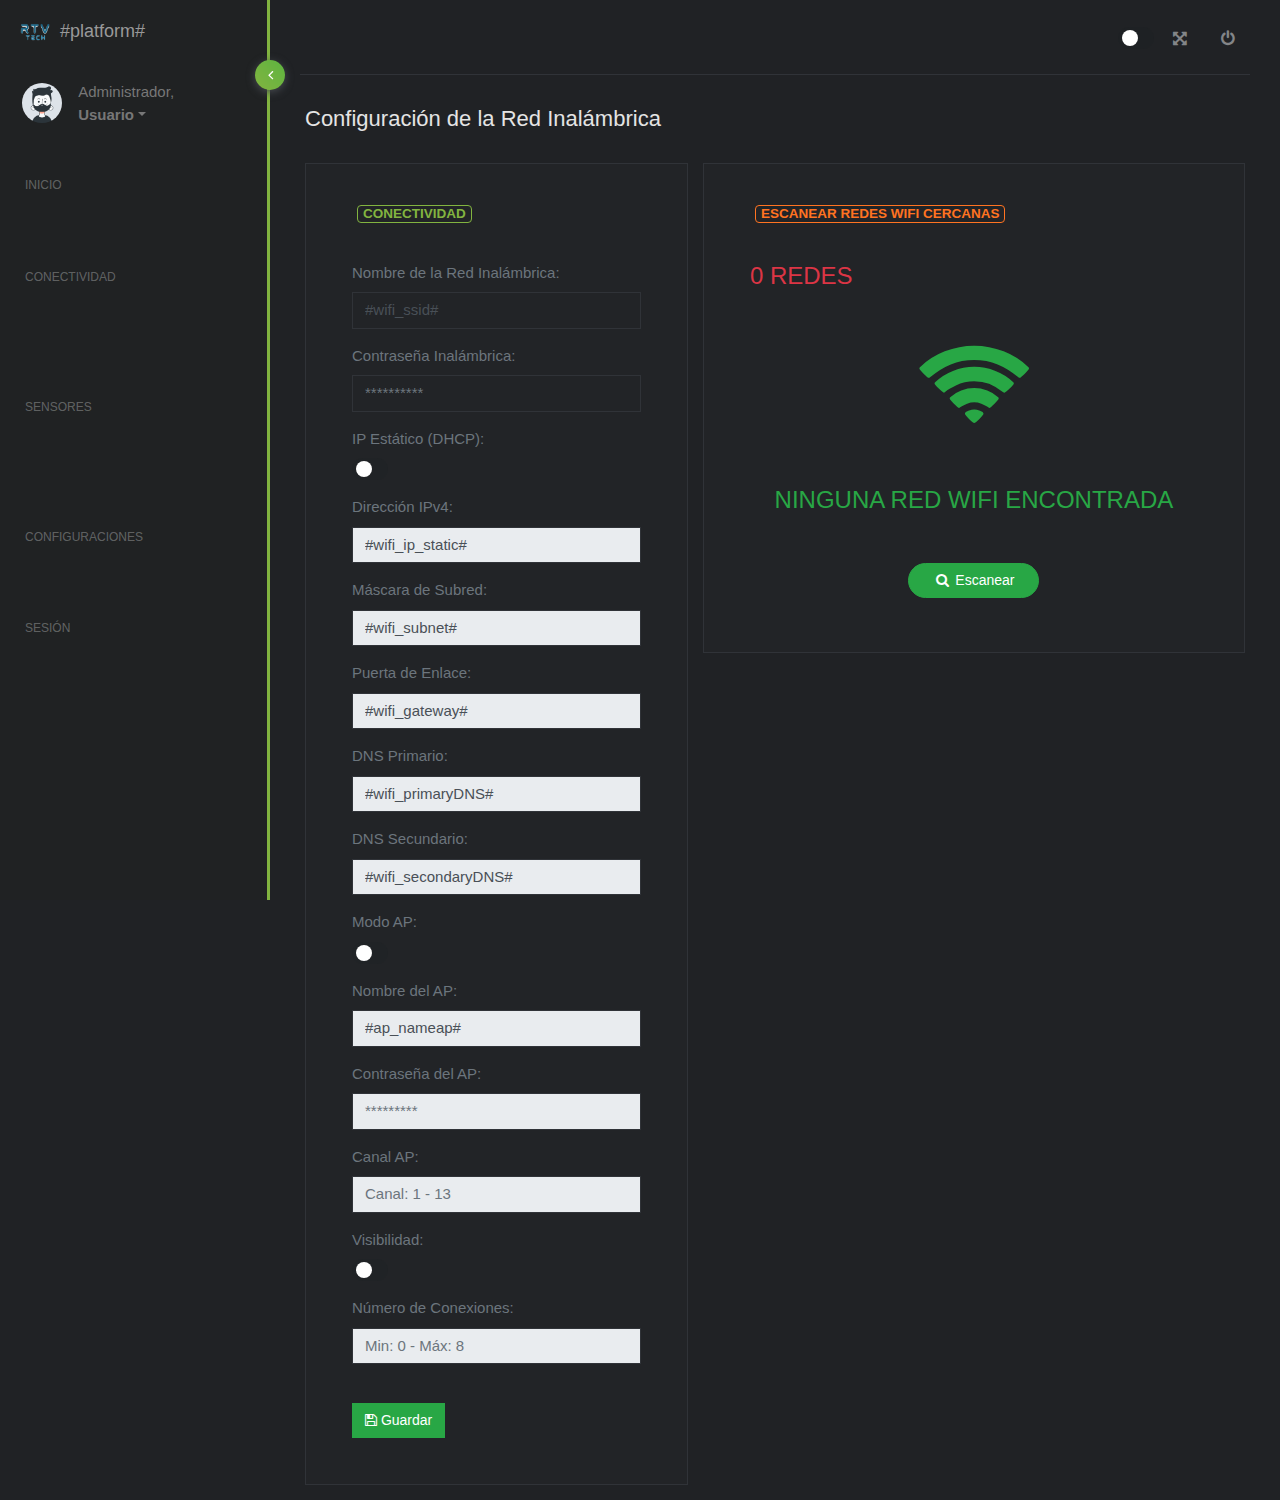
<file: src/data/wifi.html>
<!doctype html>
<html lang="es" data-theme="dark">
<!-- * -------------------------------------------------------------------- -->
<!-- * AdminESP - ElectronicIOT 2022                                        -->
<!-- * Sitio WEB: https://electroniciot.com                                 -->
<!-- * Correo: admin@electroniciot.com                                      -->
<!-- * Cel_WSP: +591 71243395                                               -->
<!-- * Plataforma: ESP32                                                    -->
<!-- * Framework:  Arduino                                                  -->
<!-- * Proyecto: Panel Administrativo para el ESP32 con HTML 5              -->
<!-- * Nombre: ESP32 Admin Tool                                             -->
<!-- * Autor: Ing. Yamir Hidalgo Peña                                       -->
<!-- * -------------------------------------------------------------------  -->

<head>
    <title>WIFI | ESP32 Admin Tool</title>
    <meta charset="utf-8">
    <meta http-equiv="X-UA-Compatible" content="IE=edge, chrome=1">
    <meta name="viewport" content="width=device-width, initial-scale=1.0, maximum-scale=1.0, user-scalable=0">
    <meta name="description" content="Panel Administrativo para el ESP32">
    <meta name="author" content="ELECTRONICIOT.COM">
    <link rel="icon" href="img/esp32.png" type="image/png">
    <!-- VENDOR CSS -->
    <link rel="stylesheet" href="css/bootstrap.css">
    <link rel="stylesheet" href="css/font-aws.css">
    <link rel="stylesheet" href="css/vivify.css">
    <link rel="stylesheet" href="css/sweetalert.css" />
    <!-- MAIN CSS -->
    <link rel="stylesheet" href="css/mooli.css">
    <!-- CUSTOM CSS -->
    <link rel="stylesheet" href="css/styles.css">
</head>

<body data-theme="light" onLoad="wifi();">
    <div id="body" class="theme-green">
        <!-- Overlay For Sidebars -->
        <div class="overlay"></div>
        <div id="wrapper">
            <!-- Page top navbar -->
            <nav class="navbar navbar-fixed-top">
                <div class="container-fluid">
                    <div class="navbar-left">
                        <div class="navbar-btn">
                            <a href="/"><img src="img/esp32.png" alt="RTV Logo" class="img-fluid logo"></a>
                            <button type="button" class="btn-toggle-offcanvas"><i class="fa fa-align-left"></i></button>
                        </div>
                    </div>
                    <div class="navbar-right">
                        <div id="navbar-menu">
                            <ul class="nav navbar-nav">
                                <!-- Claro / Oscuro -->
                                <li class="mt-2">
                                    <label class="switch dark_mode">
                                        <input type="checkbox">
                                        <span class="slider round"></span>
                                    </label>
                                </li>
                                <li class="hidden-xs"><a href="javascript:void(0);" id="btnFullscreen" class="icon-menu"><i class="fa fa-arrows-alt"></i></a></li>
                                <li><a href="esp-logout" class="icon-menu"><i class="fa fa-power-off"></i></a></li>
                            </ul>
                        </div>
                    </div>
                </div>
            </nav>
            <!-- Main left sidebar menu -->
            <div id="left-sidebar" class="sidebar">
                <a href="#" class="menu_toggle"><i class="fa fa-angle-left"></i></a>
                <!-- Logo -->
                <div class="navbar-brand">
                    <a href="/"><img src="img/esp32.png" alt="ESP32 Admin Tool Logo" class="img-fluid logo"><span>#platform#</span></a>
                    <button type="button" class="btn-toggle-offcanvas btn btn-sm float-right"><i class="lnr lnr-menu fa fa-chevron-circle-left"></i></button>
                </div>
                <!-- sidebar -->
                <div class="sidebar-scroll">
                    <!-- user -->
                    <div class="user-account">
                        <div class="user_div">
                            <img src="img/user.png" class="user-photo" alt="User Profile Picture">
                        </div>
                        <div class="dropdown">
                            <span>Administrador,</span>
                            <a href="javascript:void(0);" class="dropdown-toggle user-name" data-toggle="dropdown"><strong>Usuario</strong></a>
                            <ul class="dropdown-menu dropdown-menu-right account vivify flipInY">
                                <li><a href="esp-admin"><i class="fa fa-user"></i>Perfil</a></li>
                                <li class="divider"></li>
                                <li><a href="esp-logout"><i class="fa fa-power-off"></i>Salir</a></li>
                            </ul>
                        </div>
                    </div>
                    <!-- user end -->
                    <!-- menu -->
                    <nav id="left-sidebar-nav" class="sidebar-nav">
                        <ul id="main-menu" class="metismenu animation-li-delay">
                            <li class="header">Inicio</li>
                            <li><a href="/"><i class="fa fa-dashboard"></i> <span>Dashboard</span></a></li>
                            <li class="header">Conectividad</li>
                            <li><a href="esp-wifi"><i class="fa fa-wifi"></i> <span>WiFi</span></a></li>
                            <li><a href="esp-mqtt"><i class="fa fa-tasks"></i> <span>MQTT</span></a></li>
                            <li class="header">Sensores</li>
                            <li>
                                <a href="#uiElements" class="has-arrow"><i class="fa fa-cog"></i><span>Color</span></a>
                                <ul>
                                    <li><a href="esp-color-info">Informacion</a></li>
                                    <li><a href="esp-color-cal">Calibrar</a></li>
                                    <!-- <li><a href="esp-restore">Restablecer</a></li>
                                    <li><a href="esp-restart">Reiniciar</a></li> -->
                                </ul>
                            </li>
                            <li>
                                <a href="#uiElements" class="has-arrow"><i class="fa fa-cog"></i><span>Huella</span></a>
                                <ul>
                                    <li><a href="esp-finger-info">Informacion</a></li>
                                    <li><a href="esp-finger-cal">Ajustes</a></li>
                                    <!-- <li><a href="esp-restore">Restablecer</a></li>
                                    <li><a href="esp-restart">Reiniciar</a></li> -->
                                </ul>
                            </li>
                            <li class="header">Configuraciones</li>
                            <li>
                                <a href="#uiElements" class="has-arrow"><i class="fa fa-cog"></i><span>Administrar</span></a>
                                <ul>
                                    <li><a href="esp-device">Dispositivo</a></li>
                                    <li><a href="esp-admin">Contraseña</a></li>
                                    <li><a href="esp-restore">Restablecer</a></li>
                                    <li><a href="esp-restart">Reiniciar</a></li>
                                </ul>
                            </li>
                            <li class="header">sesión</li>
                            <li><a href="esp-logout"><i class="fa fa-power-off"></i> <span>Salir</span></a></li>
                        </ul>
                    </nav>
                    <!-- menu end -->
                </div>
            </div>
            <!-- Main body part  -->
            <div id="main-content">
                <div class="container-fluid">
                    <!-- Page header section  -->
                    <div class="block-header">
                        <div class="row clearfix">
                            <div class="col-xl-5 col-md-5 col-sm-12">
                                <h1 id="page">Configuración de la Red Inalámbrica</h1>
                            </div>
                        </div>
                    </div>
                    <!-- Conectividad - Scan -->
                    <div class="row clearfix">
                        <!-- Conectividad -->
                        <div class="col-lg-5 col-md-12">
                            <div class="card p-3 px-4">
                                <div class="card">
                                    <div class="header">
                                        <h2><span class="badge badge-success">Conectividad</span></h2>
                                    </div>
                                    <div class="body mt-3">
                                        <form name="esp-wifi" action="esp-wifi" method="POST" id="form">

                                            <input type="hidden" id="wifi_staticIPen" name="wifi_staticIPen" value="#wifi_staticIPen#" class="form-control" />
                                            <input type="hidden" id="ap_AP_en" name="ap_AP_en" value="#ap_AP_en#" class="form-control" />
                                            <input type="hidden" id="ap_visibility" name="ap_visibility" value="#ap_visibility#" class="form-control" />


                                            <label for="wifi_ssid" class="text-secondary">Nombre de la Red Inalámbrica:</label><br>
                                            <label for="wifi_ssid" class="formulario_input-error" id="form_wifi_ssid">La Red Inalámbrica tiene que contener un mínimo de 4 dígitos y 30 como máximo, solo puede contener números, letras, punto, numeral, espacio y comillas.</label>
                                            <div class="input-group mb-3">
                                                <input type="text" class="form-control" id="wifi_ssid" name="wifi_ssid" placeholder="Nombre (SSID)" value="#wifi_ssid#" aria-describedby="basic-addon1" data-expresion="TextNumberWIFI">
                                            </div>


                                            <label for="wifi_passw" class="text-secondary">Contraseña Inalámbrica:</label><br>
                                            <label for="wifi_passw" class="formulario_input-error" id="form_wifi_passw">La Contraseña WIFI tiene que contener un mínimo de 4 dígitos y 30 como máximo, solo puede incluir números, letras y los siguientes caracteres especiales (-)(_)(*).</label>
                                            <div class="input-group mb-3">
                                                <input type="password" class="form-control" id="wifi_passw" name="wifi_passw" placeholder="**********" aria-describedby="basic-addon1" data-expresion="TextNumberPassw">
                                            </div>

                                            <label for="wifi_staticIP" class="text-secondary">IP Estático (DHCP):</label>
                                            <div class="input-group mb-3">
                                                <label class="switch gradient_mode">
                                                    <input type="checkbox" id="wifi_staticIP" #wifi_staticIP# onchange="switchChange(this, 'ip', 'wifi_staticIPen');">
                                                    <span class="slider round"></span>
                                                </label>
                                            </div>

                                            <label for="wifi_ip_static" class="text-secondary">Dirección IPv4:</label><br>
                                            <label for="wifi_ip_static" class="formulario_input-error" id="form_wifi_ip_static">No es una IPv4 válida.</label>
                                            <div class="input-group mb-3">
                                                <input type="text" class="form-control ip" id="wifi_ip_static" name="wifi_ip_static" placeholder="Dirección IPv4" value="#wifi_ip_static#" aria-describedby="basic-addon1" data-expresion="IPv4">
                                            </div>

                                            <label for="wifi_subnet" class="text-secondary">Máscara de Subred:</label><br>
                                            <label for="wifi_subnet" class="formulario_input-error" id="form_wifi_subnet">No es una IPv4 válida.</label>
                                            <div class="input-group mb-3">
                                                <input type="text" class="form-control ip" id="wifi_subnet" name="wifi_subnet" placeholder="Mascara de Subred" value="#wifi_subnet#" aria-describedby="basic-addon1" data-expresion="IPv4">
                                            </div>

                                            <label for="wifi_gateway" class="text-secondary">Puerta de Enlace:</label><br>
                                            <label for="wifi_gateway" class="formulario_input-error" id="form_wifi_gateway">No es una IPv4 válida.</label>
                                            <div class="input-group mb-3">
                                                <input type="text" class="form-control ip" id="wifi_gateway" name="wifi_gateway" placeholder="Puerta de Enlace" value="#wifi_gateway#" aria-describedby="basic-addon1" data-expresion="IPv4">
                                            </div>

                                            <label for="wifi_primaryDNS" class="text-secondary">DNS Primario:</label><br>
                                            <label for="wifi_primaryDNS" class="formulario_input-error" id="form_wifi_primaryDNS">No es una IPv4 válida.</label>
                                            <div class="input-group mb-3">
                                                <input type="text" class="form-control ip" id="wifi_primaryDNS" name="wifi_primaryDNS" placeholder="DNS Primario" value="#wifi_primaryDNS#" aria-describedby="basic-addon1" data-expresion="IPv4">
                                            </div>

                                            <label for="wifi_secondaryDNS" class="text-secondary">DNS Secundario:</label><br>
                                            <label for="wifi_secondaryDNS" class="formulario_input-error" id="form_wifi_secondaryDNS">No es una IPv4 válida.</label>
                                            <div class="input-group mb-3">
                                                <input type="text" class="form-control ip" id="wifi_secondaryDNS" name="wifi_secondaryDNS" placeholder="DNS Secundario" value="#wifi_secondaryDNS#" aria-describedby="basic-addon1" data-expresion="IPv4">
                                            </div>

                                            <label for="ap_accessPoint" class="text-secondary">Modo AP:</label>
                                            <div class="input-group mb-3">
                                                <label class="switch gradient_mode">
                                                    <input type="checkbox" id="ap_accessPoint" #ap_accessPoint# onchange="switchChange(this, 'ap', 'ap_AP_en');">
                                                    <span class="slider round"></span>
                                                </label>
                                            </div>

                                            <label for="ap_nameap" class="text-secondary">Nombre del AP:</label><br>
                                            <label for="ap_nameap" class="formulario_input-error" id="form_ap_nameap">El AP tiene que contener un mínimo de 4 dígitos y 31 como máximo, solo puede contener números, letras, punto, numeral, espacio y comillas.</label>
                                            <div class="input-group mb-3">
                                                <input type="text" class="form-control ap" id="ap_nameap" name="ap_nameap" placeholder="Nombre (SSID) AP" value="#ap_nameap#" aria-describedby="basic-addon1" data-expresion="TextNumberAP">
                                            </div>

                                            <label for="ap_passwordap" class="text-secondary">Contraseña del AP:</label><br>
                                            <label for="ap_passwordap" class="formulario_input-error" id="form_ap_passwordap">La Contraseña AP tiene que contener un mínimo de 4 dígitos y 63 como máximo, solo puede incluir números, letras y los siguientes caracteres especiales (-)(_)(*).</label>
                                            <div class="input-group mb-3">
                                                <input type="password" class="form-control ap" id="ap_passwordap" name="ap_passwordap" placeholder="*********" aria-describedby="basic-addon1" data-expresion="TextNumberPasswAP">
                                            </div>

                                            <label for="ap_canalap" class="text-secondary">Canal AP:</label><br>
                                            <label for="ap_canalap" class="formulario_input-error" id="form_ap_canalap">No es un rango válido.</label>
                                            <div class="input-group mb-3">
                                                <input type="number" class="form-control ap" id="ap_canalap" name="ap_canalap" placeholder="Canal: 1 - 13" value="#ap_canalap#" aria-describedby="basic-addon1">
                                            </div>

                                            <label for="ap_hiddenap" class="text-secondary">Visibilidad:</label>
                                            <div class="input-group mb-3">
                                                <label class="switch gradient_mode">
                                                    <input class="ap" type="checkbox" id="ap_hiddenap" #ap_hiddenap# onchange="switchChange(this, '', 'ap_visibility');">
                                                    <span class="slider round"></span>
                                                </label>
                                            </div>

                                            <label for="ap_connetap" class="text-secondary">Número de Conexiones:</label><br>
                                            <label for="ap_connetap" class="formulario_input-error" id="form_ap_connetap">No es un rango válido.</label>
                                            <div class="input-group mb-3">
                                                <input type="number" class="form-control ap" id="ap_connetap" name="ap_connetap" placeholder="Min: 0 - Máx: 8" value="#ap_connetap#" aria-describedby="basic-addon1">
                                            </div>
                                            <!-- Mensaje de Error de Formulario -->
                                            <div class="input-group mb-3 formulario_mensaje" id="formulario_mensaje">
                                                <div class="alert alert-danger alert-dismissible col-lg-12" role="alert">
                                                    <button type="button" class="close" data-dismiss="alert" aria-label="Close"><span aria-hidden="true">×</span></button>
                                                    <i class="fa fa-times-circle"></i> <b>Error:</b> ¡Por favor rellena el formulario correctamente!.
                                                </div>
                                            </div>
                                            <br>
                                            <button type="submit" class="btn btn-success mb-2"><i class="fa fa-floppy-o"></i> <span> Guardar</span></button>
                                        </form>
                                    </div>
                                </div>
                            </div>
                        </div>
                        <!-- Conectividad end -->
                        <!-- Scan -->
                        <div class="col-lg-7 col-md-12">
                            <div class="card p-3 px-4">
                                <div class="card">
                                    <div class="header">
                                        <h2><span class="badge badge-warning">Escanear Redes WiFi Cercanas</span></h2>
                                    </div>
                                    <div class="body mt-3">
                                        <div class="text-danger">
                                            <h4 class="card-title text-uppercase" id="redes">0 Redes</h4>
                                        </div>
                                        <div class="mt-3 table-off" id="table-div">
                                            <div class="table-responsive">
                                                <table class="table" id="tableId">
                                                    <thead>
                                                        <tr>
                                                            <th>#</th>
                                                            <th>SSID</th>
                                                            <th>Señal (dBm)</th>
                                                            <th>BSSID/Secure</th>
                                                            <th>Canal</th>
                                                            <th>Acción</th>
                                                        </tr>
                                                    </thead>
                                                    <tbody id="mi_tabla">
                                                        <!-- 
                                                            Aquí se pinta la tabla
                                                         -->
                                                    </tbody>
                                                </table>
                                            </div>
                                            <div class="text-center mt-3 text-lg fs-4">
                                                <button type="button" class="btn btn-success btn-round me-1 mb-3" onclick="escanear()">
                                                    <i class="fa fa-fw fa-search me-1"></i> Volver a Escanear
                                                </button>
                                            </div>
                                        </div>
                                        <!-- Escanear -->
                                        <div class="table-activo" id="scan-div">
                                            <div class="text-center mt-5 text-lg fs-4">
                                                <div>
                                                    <i class="fa fa-wifi text-success" style="font-size: 100px"></i>
                                                    <div class="text-center py-5">
                                                        <h4 class="fw-bold text-success text-uppercase mb-0" id="scan_label">NINGUNA RED WIFI ENCONTRADA</h4>
                                                    </div>
                                                    <div class="scan-activo" id="btn_scan_action">
                                                        <button type="button" class="btn btn-success btn-round me-1 mb-3" onclick="escanear()">
                                                            <i class="fa fa-fw fa-search me-1"></i> Escanear
                                                        </button>
                                                    </div>
                                                    <div class="scan" id="btn_scan_refresh">
                                                        <button type="button" class="btn btn-primary btn-round me-1 mb-3" disabled>
                                                            <i class="fa fa-spinner fa-spin"></i> <span>Escaneando...</span>
                                                        </button>
                                                    </div>
                                                </div>
                                            </div>
                                        </div>
                                        <!-- Escanear end -->
                                    </div>
                                </div>
                            </div>
                        </div>
                        <!-- Scan end -->
                    </div>
                </div>
            </div>
            <!-- Main body end  -->
        </div>
    </div>
    <!-- Javascript -->
    <script src="js/libscripts.js"></script>
    <script src="js/vendorscripts.js"></script>
    <!-- Vedor js file and create bundle with grunt  -->
    <script src="js/sweetalert.js"></script>
    <!-- Project core js file minify with grunt -->
    <script src="js/mainscripts.js "></script>
    <!-- Custom Scripts -->
    <script src="js/scripts.js "></script>
</body>

</html>
</file>
<file: src/data/css/vivify.css>
.vivify{-webkit-animation-duration:.8s;-webkit-animation-fill-mode:both;animation-duration:.8s;animation-fill-mode:both}.infinite{-webkit-animation-iteration-count:infinite;animation-iteration-count:infinite}.pulsate{-webkit-animation-name:pulsate;animation-name:pulsate;-webkit-transform-origin:center;transform-origin:center}@keyframes pulsate{0%{-webkit-animation-timing-function:cubic-bezier(0.25,0.46,0.45,0.94);animation-timing-function:cubic-bezier(0.25,0.46,0.45,0.94);-webkit-transform:scale3d(1,1,1);transform:scale3d(1,1,1)}50%{-webkit-transform:scale3d(0.8,0.8,0.8);transform:scale3d(0.8,0.8,0.8)}100%{-webkit-animation-timing-function:cubic-bezier(0.895,0.03,0.685,0.22);animation-timing-function:cubic-bezier(0.895,0.03,0.685,0.22);-webkit-transform:scale3d(1,1,1);transform:scale3d(1,1,1)}}.blink{-webkit-animation-name:blink;animation-name:blink;-webkit-animation-timing-function:cubic-bezier(0.42,0,0.58,1);animation-timing-function:cubic-bezier(0.42,0,0.58,1);-webkit-animation-duration:1s;animation-duration:1s}@keyframes blink{0%{opacity:1}25%{opacity:0}50%{opacity:1}75%{opacity:0}100%{opacity:1}}.hitLeft{-webkit-animation-name:hitLeft;animation-name:hitLeft;-webkit-backface-visibility:hidden;backface-visibility:hidden}@keyframes hitLeft{0%{-webkit-animation-timing-function:cubic-bezier(0.23,1,0.32,1);animation-timing-function:cubic-bezier(0.23,1,0.32,1);-webkit-transform:translateX(0);transform:translateX(0)}40%{-webkit-animation-timing-function:cubic-bezier(0.47,0,0.745,0.715);animation-timing-function:cubic-bezier(0.47,0,0.745,0.715);-webkit-transform:translateX(20px) rotate(4deg);transform:translateX(20px) rotate(4deg)}}.hitRight{-webkit-animation-name:hitRight;animation-name:hitRight;-webkit-backface-visibility:hidden;backface-visibility:hidden}@keyframes hitRight{0%{-webkit-animation-timing-function:cubic-bezier(0.23,1,0.32,1);animation-timing-function:cubic-bezier(0.23,1,0.32,1);-webkit-transform:translateX(0);transform:translateX(0)}40%{-webkit-animation-timing-function:cubic-bezier(0.47,0,0.745,0.715);animation-timing-function:cubic-bezier(0.47,0,0.745,0.715);-webkit-transform:translateX(-20px) rotate(-4deg);transform:translateX(-20px) rotate(-4deg)}}.shake{-webkit-animation-name:shake;animation-name:shake;-webkit-animation-duration:1s;animation-duration:1s;-webkit-animation-timing-function:cubic-bezier(0.42,0,0.58,1);animation-timing-function:cubic-bezier(0.42,0,0.58,1)}@keyframes shake{10%{-webkit-transform:translateX(-10px);transform:translateX(-10px)}20%{-webkit-transform:translateX(10px);transform:translateX(10px)}30%{-webkit-transform:translateX(-10px);transform:translateX(-10px)}40%{-webkit-transform:translateX(10px);transform:translateX(10px)}50%{-webkit-transform:translateX(-10px);transform:translateX(-10px)}60%{-webkit-transform:translateX(10px);transform:translateX(10px)}70%{-webkit-transform:translateX(-10px);transform:translateX(-10px)}80%{-webkit-transform:translateX(10px);transform:translateX(10px)}90%{-webkit-transform:translateX(-10px);transform:translateX(-10px)}}.ball{-webkit-animation-name:ball;animation-name:ball;-webkit-animation-duration:2s;animation-duration:2s}@keyframes ball{0%{-webkit-animation-timing-function:cubic-bezier(0.175,0.885,0.32,1.275);animation-timing-function:cubic-bezier(0.175,0.885,0.32,1.275);-webkit-transform:translate3d(0,0,0);transform:translate3d(0,0,0)}20%{-webkit-animation-timing-function:cubic-bezier(0.42,0,1,1);animation-timing-function:cubic-bezier(0.42,0,1,1);-webkit-transform:translate3d(0,-100px,0);transform:translate3d(0,-100px,0)}40%{-webkit-animation-timing-function:cubic-bezier(0,0,0.58,1);animation-timing-function:cubic-bezier(0,0,0.58,1);-webkit-transform:translate3d(0,0,0);transform:translate3d(0,0,0)}60%{-webkit-animation-timing-function:cubic-bezier(0.42,0,1,1);animation-timing-function:cubic-bezier(0.42,0,1,1);-webkit-transform:translate3d(0,-30px,0);transform:translate3d(0,-30px,0)}75%{-webkit-animation-timing-function:cubic-bezier(0,0,0.58,1);animation-timing-function:cubic-bezier(0,0,0.58,1);-webkit-transform:translate3d(0,0,0);transform:translate3d(0,0,0)}85%{-webkit-animation-timing-function:cubic-bezier(0.42,0,1,1);animation-timing-function:cubic-bezier(0.42,0,1,1);-webkit-transform:translate3d(0,-15px,0);transform:translate3d(0,-15px,0)}100%{-webkit-animation-timing-function:cubic-bezier(0.42,0,0.58,1);animation-timing-function:cubic-bezier(0.42,0,0.58,1);-webkit-transform:translate3d(0,0,0);transform:translate3d(0,0,0)}}.pullUp{-webkit-animation-name:pullUp;animation-name:pullUp;-webkit-backface-visibility:hidden;backface-visibility:hidden}@keyframes pullUp{0%{-webkit-transform:scale3d(0,0,0);transform:scale3d(0,0,0)}30%{-webkit-animation-timing-function:cubic-bezier(0.215,0.61,0.355,1);animation-timing-function:cubic-bezier(0.215,0.61,0.355,1);-webkit-transform:scale3d(1,0,1);transform:scale3d(1,0,1);-webkit-transform-origin:center bottom;transform-origin:center bottom}100%{-webkit-animation-timing-function:cubic-bezier(0.755,0.05,0.855,0.06);animation-timing-function:cubic-bezier(0.755,0.05,0.855,0.06);-webkit-transform:scale3d(1,1,1);transform:scale3d(1,1,1)}}.pullDown{-webkit-animation-name:pullDown;animation-name:pullDown;-webkit-backface-visibility:hidden;backface-visibility:hidden}@keyframes pullDown{0%{-webkit-transform:scale3d(0,0,0);transform:scale3d(0,0,0)}50%{-webkit-animation-timing-function:cubic-bezier(0.215,0.61,0.355,1);animation-timing-function:cubic-bezier(0.215,0.61,0.355,1);-webkit-transform:scale3d(1,0,1);transform:scale3d(1,0,1);-webkit-transform-origin:center top;transform-origin:center top}100%{-webkit-animation-timing-function:cubic-bezier(0.755,0.05,0.855,0.06);animation-timing-function:cubic-bezier(0.755,0.05,0.855,0.06);-webkit-transform:scale3d(1,1,1);transform:scale3d(1,1,1)}}.pullLeft{-webkit-animation-name:pullLeft;animation-name:pullLeft;-webkit-backface-visibility:hidden;backface-visibility:hidden}@keyframes pullLeft{0%{-webkit-transform:scale3d(0,1,1);transform:scale3d(0,1,1)}50%{-webkit-animation-timing-function:cubic-bezier(0.215,0.61,0.355,1);animation-timing-function:cubic-bezier(0.215,0.61,0.355,1);-webkit-transform:scale3d(0,1,1);transform:scale3d(0,1,1);-webkit-transform-origin:center left;transform-origin:center left}100%{-webkit-animation-timing-function:cubic-bezier(0.755,0.05,0.855,0.06);animation-timing-function:cubic-bezier(0.755,0.05,0.855,0.06);-webkit-transform:scale3d(1,1,1);transform:scale3d(1,1,1)}}.pullRight{-webkit-animation-name:pullRight;animation-name:pullRight;-webkit-backface-visibility:hidden;backface-visibility:hidden}@keyframes pullRight{0%{-webkit-transform:scale3d(0,1,1);transform:scale3d(0,1,1)}50%{-webkit-animation-timing-function:cubic-bezier(0.215,0.61,0.355,1);animation-timing-function:cubic-bezier(0.215,0.61,0.355,1);-webkit-transform:scale3d(0,1,1);transform:scale3d(0,1,1);-webkit-transform-origin:center right;transform-origin:center right}100%{-webkit-animation-timing-function:cubic-bezier(0.755,0.05,0.855,0.06);animation-timing-function:cubic-bezier(0.755,0.05,0.855,0.06);-webkit-transform:scale3d(1,1,1);transform:scale3d(1,1,1)}}.jumpInLeft{-webkit-animation-name:jumpInLeft;animation-name:jumpInLeft;-webkit-animation-timing-function:cubic-bezier(0.25,0.46,0.45,0.94);animation-timing-function:cubic-bezier(0.25,0.46,0.45,0.94);-webkit-backface-visibility:hidden;backface-visibility:hidden}@keyframes jumpInLeft{0%{opacity:0;-webkit-transform:scale3d(0.5,0.5,0.5) rotate(-90deg);transform:scale3d(0.5,0.5,0.5) rotate(-90deg)}50%{opacity:1;-webkit-transform:scale3d(1.2,1.2,1.2) rotate(10deg);transform:scale3d(1.2,1.2,1.2) rotate(10deg)}70%{-webkit-transform:scale3d(0.9,0.9,0.9) rotate(-5deg);transform:scale3d(0.9,0.9,0.9) rotate(-5deg)}90%{-webkit-transform:scale3d(1,1,1) rotate(0deg);transform:scale3d(1,1,1) rotate(0deg)}}.jumpInRight{-webkit-animation-name:jumpInRight;animation-name:jumpInRight;-webkit-animation-timing-function:cubic-bezier(0.25,0.46,0.45,0.94);animation-timing-function:cubic-bezier(0.25,0.46,0.45,0.94);-webkit-backface-visibility:hidden;backface-visibility:hidden}@keyframes jumpInRight{0%{opacity:0;-webkit-transform:scale3d(0.5,0.5,0.5) rotate(90deg);transform:scale3d(0.5,0.5,0.5) rotate(90deg)}50%{opacity:1;-webkit-transform:scale3d(1.2,1.2,1.2) rotate(-10deg);transform:scale3d(1.2,1.2,1.2) rotate(-10deg)}70%{-webkit-transform:scale3d(0.9,0.9,0.9) rotate(5deg);transform:scale3d(0.9,0.9,0.9) rotate(5deg)}90%{-webkit-transform:scale3d(1,1,1) rotate(0deg);transform:scale3d(1,1,1) rotate(0deg)}}.jumpOutRight{-webkit-animation-name:jumpOutRight;animation-name:jumpOutRight;-webkit-animation-timing-function:cubic-bezier(0.25,0.46,0.45,0.94);animation-timing-function:cubic-bezier(0.25,0.46,0.45,0.94);-webkit-backface-visibility:hidden;backface-visibility:hidden}@keyframes jumpOutRight{0%{-webkit-transform:scale3d(1,1,1) rotate(0deg);transform:scale3d(1,1,1) rotate(0deg)}30%{-webkit-transform:scale3d(0.9,0.9,0.9) rotate(5deg);transform:scale3d(0.9,0.9,0.9) rotate(5deg)}70%{opacity:1;-webkit-transform:scale3d(1.2,1.2,1.2) rotate(-10deg);transform:scale3d(1.2,1.2,1.2) rotate(-10deg)}100%{opacity:0;-webkit-transform:scale3d(0.5,0.5,0.5) rotate(90deg);transform:scale3d(0.5,0.5,0.5) rotate(90deg)}}.jumpOutLeft{-webkit-animation-name:jumpOutLeft;animation-name:jumpOutLeft;-webkit-animation-timing-function:cubic-bezier(0.25,0.46,0.45,0.94);animation-timing-function:cubic-bezier(0.25,0.46,0.45,0.94);-webkit-backface-visibility:hidden;backface-visibility:hidden}@keyframes jumpOutLeft{0%{-webkit-transform:scale3d(1,1,1) rotate(0deg);transform:scale3d(1,1,1) rotate(0deg)}30%{-webkit-transform:scale3d(0.9,0.9,0.9) rotate(-5deg);transform:scale3d(0.9,0.9,0.9) rotate(-5deg)}70%{opacity:1;-webkit-transform:scale3d(1.2,1.2,1.2) rotate(10deg);transform:scale3d(1.2,1.2,1.2) rotate(10deg)}100%{opacity:0;-webkit-transform:scale3d(0.5,0.5,0.5) rotate(-90deg);transform:scale3d(0.5,0.5,0.5) rotate(-90deg)}}.rollInLeft{-webkit-animation-name:rollInLeft;animation-name:rollInLeft;-webkit-animation-duration:.9s;animation-duration:.9s;-webkit-backface-visibility:hidden;backface-visibility:hidden}@keyframes rollInLeft{0%{-webkit-animation-timing-function:cubic-bezier(0.25,0.46,0.45,0.94);animation-timing-function:cubic-bezier(0.25,0.46,0.45,0.94);-webkit-transform:translateX(-400px) rotate(445deg);transform:translateX(-400px) rotate(445deg);opacity:0}30%{opacity:1}50%{-webkit-transform:translateX(20px) rotate(20deg);transform:translateX(20px) rotate(20deg)}100%{-webkit-animation-timing-function:cubic-bezier(0.455,0.03,0.515,0.955);animation-timing-function:cubic-bezier(0.455,0.03,0.515,0.955);-webkit-transform:translateX(0) rotate(0deg);transform:translateX(0) rotate(0deg)}}.rollInRight{-webkit-animation-name:rollInRight;animation-name:rollInRight;-webkit-animation-duration:.9s;animation-duration:.9s;-webkit-backface-visibility:hidden;backface-visibility:hidden}@keyframes rollInRight{0%{-webkit-animation-timing-function:cubic-bezier(0.25,0.46,0.45,0.94);animation-timing-function:cubic-bezier(0.25,0.46,0.45,0.94);-webkit-transform:translateX(400px) rotate(-445deg);transform:translateX(400px) rotate(-445deg);opacity:0}30%{opacity:1}50%{-webkit-transform:translateX(-20px) rotate(-20deg);transform:translateX(-20px) rotate(-20deg)}100%{-webkit-animation-timing-function:cubic-bezier(0.455,0.03,0.515,0.955);animation-timing-function:cubic-bezier(0.455,0.03,0.515,0.955);-webkit-transform:translateX(0) rotate(0deg);transform:translateX(0) rotate(0deg)}}.rollInTop{-webkit-animation-name:rollInTop;animation-name:rollInTop;-webkit-animation-duration:.9s;animation-duration:.9s;-webkit-backface-visibility:hidden;backface-visibility:hidden}@keyframes rollInTop{0%{-webkit-animation-timing-function:cubic-bezier(0.25,0.46,0.45,0.94);animation-timing-function:cubic-bezier(0.25,0.46,0.45,0.94);-webkit-transform:translateY(-400px) rotate(-445deg);transform:translateY(-400px) rotate(-445deg);opacity:0}30%{opacity:1}50%{-webkit-transform:translateY(20px) rotate(-20deg);transform:translateY(20px) rotate(-20deg)}100%{-webkit-animation-timing-function:cubic-bezier(0.455,0.03,0.515,0.955);animation-timing-function:cubic-bezier(0.455,0.03,0.515,0.955);-webkit-transform:translateY(0) rotate(0deg);transform:translateY(0) rotate(0deg)}}.rollInBottom{-webkit-animation-name:rollInBottom;animation-name:rollInBottom;-webkit-animation-duration:.9s;animation-duration:.9s;-webkit-backface-visibility:hidden;backface-visibility:hidden}@keyframes rollInBottom{0%{-webkit-animation-timing-function:cubic-bezier(0.25,0.46,0.45,0.94);animation-timing-function:cubic-bezier(0.25,0.46,0.45,0.94);-webkit-transform:translateY(400px) rotate(-445deg);transform:translateY(400px) rotate(-445deg);opacity:0}30%{opacity:1}50%{-webkit-transform:translateY(-20px) rotate(-20deg);transform:translateY(-20px) rotate(-20deg)}100%{-webkit-animation-timing-function:cubic-bezier(0.455,0.03,0.515,0.955);animation-timing-function:cubic-bezier(0.455,0.03,0.515,0.955);-webkit-transform:translateY(0) rotate(0deg);transform:translateY(0) rotate(0deg)}}.rollOutLeft{-webkit-animation-name:rollOutLeft;animation-name:rollOutLeft;-webkit-animation-duration:.9s;animation-duration:.9s;-webkit-backface-visibility:hidden;backface-visibility:hidden}@keyframes rollOutLeft{0%{opacity:1;-webkit-animation-timing-function:cubic-bezier(0.455,0.03,0.515,0.955);animation-timing-function:cubic-bezier(0.455,0.03,0.515,0.955);-webkit-transform:translateX(0) rotate(0deg);transform:translateX(0) rotate(0deg)}40%{opacity:1;-webkit-transform:translateX(20px) rotate(-20deg);transform:translateX(20px) rotate(-20deg)}100%{opacity:0;-webkit-animation-timing-function:cubic-bezier(0.25,0.46,0.45,0.94);animation-timing-function:cubic-bezier(0.25,0.46,0.45,0.94);-webkit-transform:translateX(-400px) rotate(-445deg);transform:translateX(-400px) rotate(-445deg)}}.rollOutRight{-webkit-animation-name:rollOutRight;animation-name:rollOutRight;-webkit-animation-duration:.9s;animation-duration:.9s;-webkit-backface-visibility:hidden;backface-visibility:hidden}@keyframes rollOutRight{0%{opacity:1;-webkit-animation-timing-function:cubic-bezier(0.455,0.03,0.515,0.955);animation-timing-function:cubic-bezier(0.455,0.03,0.515,0.955);-webkit-transform:translateX(0) rotate(0deg);transform:translateX(0) rotate(0deg)}40%{opacity:1;-webkit-transform:translateX(-20px) rotate(20deg);transform:translateX(-20px) rotate(20deg)}100%{opacity:0;-webkit-animation-timing-function:cubic-bezier(0.25,0.46,0.45,0.94);animation-timing-function:cubic-bezier(0.25,0.46,0.45,0.94);-webkit-transform:translateX(400px) rotate(445deg);transform:translateX(400px) rotate(445deg)}}.rollOutTop{-webkit-animation-name:rollOutTop;animation-name:rollOutTop;-webkit-animation-duration:.9s;animation-duration:.9s;-webkit-backface-visibility:hidden;backface-visibility:hidden}@keyframes rollOutTop{0%{opacity:1;-webkit-animation-timing-function:cubic-bezier(0.455,0.03,0.515,0.955);animation-timing-function:cubic-bezier(0.455,0.03,0.515,0.955);-webkit-transform:translateY(0) rotate(0deg);transform:translateY(0) rotate(0deg)}40%{opacity:1;-webkit-transform:translateY(20px) rotate(20deg);transform:translateY(20px) rotate(20deg)}100%{opacity:0;-webkit-animation-timing-function:cubic-bezier(0.25,0.46,0.45,0.94);animation-timing-function:cubic-bezier(0.25,0.46,0.45,0.94);-webkit-transform:translateY(-400px) rotate(445deg);transform:translateY(-400px) rotate(445deg)}}.rollOutBottom{-webkit-animation-name:rollOutBottom;animation-name:rollOutBottom;-webkit-animation-duration:.9s;animation-duration:.9s;-webkit-backface-visibility:hidden;backface-visibility:hidden}@keyframes rollOutBottom{0%{opacity:1;-webkit-animation-timing-function:cubic-bezier(0.455,0.03,0.515,0.955);animation-timing-function:cubic-bezier(0.455,0.03,0.515,0.955);-webkit-transform:translateY(0) rotate(0deg);transform:translateY(0) rotate(0deg)}40%{opacity:1;-webkit-transform:translateY(-20px) rotate(-20deg);transform:translateY(-20px) rotate(-20deg)}100%{opacity:0;-webkit-animation-timing-function:cubic-bezier(0.25,0.46,0.45,0.94);animation-timing-function:cubic-bezier(0.25,0.46,0.45,0.94);-webkit-transform:translateY(400px) rotate(-445deg);transform:translateY(400px) rotate(-445deg)}}.popIn{-webkit-animation-name:popIn;animation-name:popIn}@keyframes popIn{0%{-webkit-transform:scale3d(0,0,0);transform:scale3d(0,0,0);opacity:0}20%{opacity:1}40%{-webkit-animation-timing-function:cubic-bezier(0.47,0,0.745,0.715);animation-timing-function:cubic-bezier(0.47,0,0.745,0.715);-webkit-transform:scale3d(1.08,1.08,1.08);transform:scale3d(1.08,1.08,1.08)}60%{-webkit-animation-timing-function:cubic-bezier(0.42,0,0.58,1);animation-timing-function:cubic-bezier(0.42,0,0.58,1);-webkit-transform:scale3d(1,1,1);transform:scale3d(1,1,1)}80%{-webkit-animation-timing-function:cubic-bezier(0.42,0,0.58,1);animation-timing-function:cubic-bezier(0.42,0,0.58,1);-webkit-transform:scale3d(1.03,1.03,1.03);transform:scale3d(1.03,1.03,1.03)}100%{-webkit-animation-timing-function:cubic-bezier(0.25,0.46,0.45,0.94);animation-timing-function:cubic-bezier(0.25,0.46,0.45,0.94);-webkit-transform:scale3d(1,1,1);transform:scale3d(1,1,1)}}.popInLeft{-webkit-animation-name:popInLeft;animation-name:popInLeft}@keyframes popInLeft{0%{opacity:0;-webkit-transform:translate3d(-200px,0,0) scale3d(0.1,0.1,0.1);transform:translate3d(-200px,0,0) scale3d(0.1,0.1,0.1)}40%{opacity:1;-webkit-transform:translate3d(0,0,0) scale3d(1.08,1.08,1.08);transform:translate3d(0,0,0) scale3d(1.08,1.08,1.08);-webkit-animation-timing-function:cubic-bezier(0.47,0,0.745,0.715);animation-timing-function:cubic-bezier(0.47,0,0.745,0.715)}60%{-webkit-animation-timing-function:cubic-bezier(0.42,0,0.58,1);animation-timing-function:cubic-bezier(0.42,0,0.58,1);-webkit-transform:scale3d(1,1,1);transform:scale3d(1,1,1)}80%{-webkit-animation-timing-function:cubic-bezier(0.42,0,0.58,1);animation-timing-function:cubic-bezier(0.42,0,0.58,1);-webkit-transform:scale3d(1.03,1.03,1.03);transform:scale3d(1.03,1.03,1.03)}100%{-webkit-animation-timing-function:cubic-bezier(0.25,0.46,0.45,0.94);animation-timing-function:cubic-bezier(0.25,0.46,0.45,0.94);-webkit-transform:scale3d(1,1,1);transform:scale3d(1,1,1)}}.popInRight{-webkit-animation-name:popInRight;animation-name:popInRight}@keyframes popInRight{0%{-webkit-transform:translate3d(200px,0,0) scale3d(0.1,0.1,0.1);transform:translate3d(200px,0,0) scale3d(0.1,0.1,0.1);opacity:0}40%{opacity:1;-webkit-animation-timing-function:cubic-bezier(0.47,0,0.745,0.715);animation-timing-function:cubic-bezier(0.47,0,0.745,0.715);-webkit-transform:translate3d(0,0,0) scale3d(1.08,1.08,1.08);transform:translate3d(0,0,0) scale3d(1.08,1.08,1.08)}60%{-webkit-animation-timing-function:cubic-bezier(0.42,0,0.58,1);animation-timing-function:cubic-bezier(0.42,0,0.58,1);-webkit-transform:scale3d(1,1,1);transform:scale3d(1,1,1)}80%{-webkit-animation-timing-function:cubic-bezier(0.42,0,0.58,1);animation-timing-function:cubic-bezier(0.42,0,0.58,1);-webkit-transform:scale3d(1.03,1.03,1.03);transform:scale3d(1.03,1.03,1.03)}100%{-webkit-animation-timing-function:cubic-bezier(0.25,0.46,0.45,0.94);animation-timing-function:cubic-bezier(0.25,0.46,0.45,0.94);-webkit-transform:scale3d(1,1,1);transform:scale3d(1,1,1)}}.popInTop{-webkit-animation-name:popInTop;animation-name:popInTop}@keyframes popInTop{0%{-webkit-transform:translate3d(0,-200px,0) scale3d(0.1,0.1,0.1);transform:translate3d(0,-200px,0) scale3d(0.1,0.1,0.1);opacity:0}40%{opacity:1;-webkit-animation-timing-function:cubic-bezier(0.47,0,0.745,0.715);animation-timing-function:cubic-bezier(0.47,0,0.745,0.715);-webkit-transform:translate3d(0,0,0) scale3d(1.08,1.08,1.08);transform:translate3d(0,0,0) scale3d(1.08,1.08,1.08)}60%{-webkit-animation-timing-function:cubic-bezier(0.42,0,0.58,1);animation-timing-function:cubic-bezier(0.42,0,0.58,1);-webkit-transform:translate3d(0,0,0) scale3d(1,1,1);transform:translate3d(0,0,0) scale3d(1,1,1)}80%{-webkit-animation-timing-function:cubic-bezier(0.42,0,0.58,1);animation-timing-function:cubic-bezier(0.42,0,0.58,1);-webkit-transform:translate3d(0,0,0) scale3d(1.03,1.03,1.03);transform:translate3d(0,0,0) scale3d(1.03,1.03,1.03)}100%{-webkit-animation-timing-function:cubic-bezier(0.25,0.46,0.45,0.94);animation-timing-function:cubic-bezier(0.25,0.46,0.45,0.94);-webkit-transform:translate3d(0,0,0) scale3d(1,1,1);transform:translate3d(0,0,0) scale3d(1,1,1)}}.popInBottom{-webkit-animation-name:popInBottom;animation-name:popInBottom}@keyframes popInBottom{0%{-webkit-transform:translate3d(0,200px,0) scale3d(0.1,0.1,0.1);transform:translate3d(0,200px,0) scale3d(0.1,0.1,0.1);opacity:0}40%{opacity:1;-webkit-animation-timing-function:cubic-bezier(0.47,0,0.745,0.715);animation-timing-function:cubic-bezier(0.47,0,0.745,0.715);-webkit-transform:translate3d(0,0,0) scale3d(1.08,1.08,1.08);transform:translate3d(0,0,0) scale3d(1.08,1.08,1.08)}60%{-webkit-animation-timing-function:cubic-bezier(0.42,0,0.58,1);animation-timing-function:cubic-bezier(0.42,0,0.58,1);-webkit-transform:translate3d(0,0,0) scale3d(1,1,1);transform:translate3d(0,0,0) scale3d(1,1,1)}80%{-webkit-animation-timing-function:cubic-bezier(0.42,0,0.58,1);animation-timing-function:cubic-bezier(0.42,0,0.58,1);-webkit-transform:translate3d(0,0,0) scale3d(1.03,1.03,1.03);transform:translate3d(0,0,0) scale3d(1.03,1.03,1.03)}100%{-webkit-animation-timing-function:cubic-bezier(0.25,0.46,0.45,0.94);animation-timing-function:cubic-bezier(0.25,0.46,0.45,0.94);-webkit-transform:translate3d(0,0,0) scale3d(1,1,1);transform:translate3d(0,0,0) scale3d(1,1,1)}}.popOut{-webkit-animation-name:popOut;animation-name:popOut;-webkit-animation-duration:.5s;animation-duration:.5s}@keyframes popOut{0%{-webkit-animation-timing-function:cubic-bezier(0.25,0.46,0.45,0.94);animation-timing-function:cubic-bezier(0.25,0.46,0.45,0.94);-webkit-transform:scale3d(1,1,1);transform:scale3d(1,1,1)}60%{-webkit-animation-timing-function:cubic-bezier(0.42,0,0.58,1);animation-timing-function:cubic-bezier(0.42,0,0.58,1);-webkit-transform:scale3d(1.08,1.08,1.08);transform:scale3d(1.08,1.08,1.08)}80%{opacity:1;-webkit-animation-timing-function:cubic-bezier(0.42,0,0.58,1);animation-timing-function:cubic-bezier(0.42,0,0.58,1)}100%{opacity:0;-webkit-animation-timing-function:cubic-bezier(0.47,0,0.745,0.715);animation-timing-function:cubic-bezier(0.47,0,0.745,0.715);-webkit-transform:scale3d(0.3,0.3,0.3);transform:scale3d(0.3,0.3,0.3)}}.popOutLeft{-webkit-animation-name:popOutLeft;animation-name:popOutLeft;-webkit-animation-duration:.5s;animation-duration:.5s}@keyframes popOutLeft{0%{-webkit-animation-timing-function:cubic-bezier(0.25,0.46,0.45,0.94);animation-timing-function:cubic-bezier(0.25,0.46,0.45,0.94);-webkit-transform:scale3d(1,1,1) translate3d(0,0,0);transform:scale3d(1,1,1) translate3d(0,0,0);-webkit-transform-origin:left center;transform-origin:left center}40%{opacity:1;-webkit-animation-timing-function:cubic-bezier(0.42,0,0.58,1);animation-timing-function:cubic-bezier(0.42,0,0.58,1);-webkit-transform:scale3d(1.08,1.08,1.08) translate3d(0,0,0);transform:scale3d(1.08,1.08,1.08) translate3d(0,0,0)}100%{opacity:0;-webkit-animation-timing-function:cubic-bezier(0.47,0,0.745,0.715);animation-timing-function:cubic-bezier(0.47,0,0.745,0.715);-webkit-transform:scale3d(0.5,0.5,0.5) translate3d(-200px,0,0);transform:scale3d(0.5,0.5,0.5) translate3d(-200px,0,0)}}.popOutRight{-webkit-animation-name:popOutRight;animation-name:popOutRight;-webkit-backface-visibility:hidden;backface-visibility:hidden;-webkit-animation-duration:.5s;animation-duration:.5s}@keyframes popOutRight{0%{-webkit-animation-timing-function:cubic-bezier(0.25,0.46,0.45,0.94);animation-timing-function:cubic-bezier(0.25,0.46,0.45,0.94);-webkit-transform:scale3d(1,1,1) translate3d(0,0,0);transform:scale3d(1,1,1) translate3d(0,0,0);-webkit-transform-origin:right center;transform-origin:right center}40%{opacity:1;-webkit-animation-timing-function:cubic-bezier(0.42,0,0.58,1);animation-timing-function:cubic-bezier(0.42,0,0.58,1);-webkit-transform:scale3d(1.08,1.08,1.08) translate3d(0,0,0);transform:scale3d(1.08,1.08,1.08) translate3d(0,0,0)}100%{opacity:0;-webkit-animation-timing-function:cubic-bezier(0.47,0,0.745,0.715);animation-timing-function:cubic-bezier(0.47,0,0.745,0.715);-webkit-transform:scale3d(0.5,0.5,0.5) translate3d(200px,0,0);transform:scale3d(0.5,0.5,0.5) translate3d(200px,0,0)}}.popOutTop{-webkit-animation-name:popOutTop;animation-name:popOutTop;-webkit-backface-visibility:hidden;backface-visibility:hidden;-webkit-animation-duration:.5s;animation-duration:.5s}@keyframes popOutTop{0%{-webkit-animation-timing-function:cubic-bezier(0.25,0.46,0.45,0.94);animation-timing-function:cubic-bezier(0.25,0.46,0.45,0.94);-webkit-transform:scale3d(1,1,1) translate3d(0,0,0);transform:scale3d(1,1,1) translate3d(0,0,0);-webkit-transform-origin:top center;transform-origin:top center}40%{opacity:1;-webkit-animation-timing-function:cubic-bezier(0.42,0,0.58,1);animation-timing-function:cubic-bezier(0.42,0,0.58,1);-webkit-transform:scale3d(1.08,1.08,1.08) translate3d(0,0,0);transform:scale3d(1.08,1.08,1.08) translate3d(0,0,0)}100%{opacity:0;-webkit-animation-timing-function:cubic-bezier(0.47,0,0.745,0.715);animation-timing-function:cubic-bezier(0.47,0,0.745,0.715);-webkit-transform:scale3d(0.5,0.5,0.5) translate3d(0,-400px,0);transform:scale3d(0.5,0.5,0.5) translate3d(0,-400px,0)}}.popOutBottom{-webkit-animation-name:popOutBottom;animation-name:popOutBottom;-webkit-backface-visibility:hidden;backface-visibility:hidden;-webkit-animation-duration:.5s;animation-duration:.5s}@keyframes popOutBottom{0%{-webkit-animation-timing-function:cubic-bezier(0.25,0.46,0.45,0.94);animation-timing-function:cubic-bezier(0.25,0.46,0.45,0.94);-webkit-transform:scale3d(1,1,1) translate3d(0,0,0);transform:scale3d(1,1,1) translate3d(0,0,0);-webkit-transform-origin:bottom center;transform-origin:bottom center}40%{opacity:1;-webkit-animation-timing-function:cubic-bezier(0.42,0,0.58,1);animation-timing-function:cubic-bezier(0.42,0,0.58,1);-webkit-transform:scale3d(1.08,1.08,1.08) translate3d(0,0,0);transform:scale3d(1.08,1.08,1.08) translate3d(0,0,0)}100%{opacity:0;-webkit-animation-timing-function:cubic-bezier(0.47,0,0.745,0.715);animation-timing-function:cubic-bezier(0.47,0,0.745,0.715);-webkit-transform:scale3d(0.5,0.5,0.5) translate3d(0,400px,0);transform:scale3d(0.5,0.5,0.5) translate3d(0,400px,0)}}.flip{-webkit-animation-name:flip;animation-name:flip}@keyframes flip{from{-webkit-transform:perspective(400px) rotateY(-360deg) scale3d(1,1,1);transform:perspective(400px) rotateY(-360deg) scale3d(1,1,1);-webkit-animation-timing-function:cubic-bezier(0.25,0.46,0.45,0.94);animation-timing-function:cubic-bezier(0.25,0.46,0.45,0.94)}50%{-webkit-transform:perspective(400px) rotateY(-180deg) scale3d(1.2,1.2,1.2);transform:perspective(400px) rotateY(-180deg) scale3d(1.2,1.2,1.2);-webkit-animation-timing-function:cubic-bezier(0.25,0.46,0.45,0.94);animation-timing-function:cubic-bezier(0.25,0.46,0.45,0.94)}to{-webkit-transform:perspective(400px) rotateY(0deg) scale3d(1,1,1);transform:perspective(400px) rotateY(0deg) scale3d(1,1,1);-webkit-animation-timing-function:cubic-bezier(0.95,0.05,0.795,0.035);animation-timing-function:cubic-bezier(0.95,0.05,0.795,0.035)}}.flipInX{-webkit-animation-name:flipInX;animation-name:flipInX;-webkit-animation-duration:1s;animation-duration:1s}@keyframes flipInX{from{opacity:0;-webkit-transform:perspective(400px) rotateX(90deg) scale3d(1.2,1.2,1.2);transform:perspective(400px) rotateX(90deg) scale3d(1.2,1.2,1.2)}50%{opacity:1;-webkit-animation-timing-function:cubic-bezier(0.455,0.03,0.515,0.955);animation-timing-function:cubic-bezier(0.455,0.03,0.515,0.955);-webkit-transform:perspective(400px) rotateX(-20deg) scale3d(1,1,1);transform:perspective(400px) rotateX(-20deg) scale3d(1,1,1)}to{-webkit-transform:perspective(400px) rotateX(0deg) scale3d(1,1,1);transform:perspective(400px) rotateX(0deg) scale3d(1,1,1)}}.flipInY{-webkit-animation-name:flipInY;animation-name:flipInY;-webkit-animation-duration:1s;animation-duration:1s}@keyframes flipInY{from{opacity:0;-webkit-transform:perspective(400px) rotateY(90deg) scale3d(1.2,1.2,1.2);transform:perspective(400px) rotateY(90deg) scale3d(1.2,1.2,1.2)}50%{opacity:1;-webkit-animation-timing-function:cubic-bezier(0.455,0.03,0.515,0.955);animation-timing-function:cubic-bezier(0.455,0.03,0.515,0.955);-webkit-transform:perspective(400px) rotateY(-20deg) scale3d(1,1,1);transform:perspective(400px) rotateY(-20deg) scale3d(1,1,1)}to{-webkit-transform:perspective(400px) rotateY(0deg) scale3d(1,1,1);transform:perspective(400px) rotateY(0deg) scale3d(1,1,1)}}.flipOutX{-webkit-animation-name:flipOutX;animation-name:flipOutX}@keyframes flipOutX{from{-webkit-transform:perspective(400px) rotateX(0deg) scale3d(1,1,1);transform:perspective(400px) rotateX(0deg) scale3d(1,1,1)}60%{opacity:1;-webkit-animation-timing-function:cubic-bezier(0.455,0.03,0.515,0.955);animation-timing-function:cubic-bezier(0.455,0.03,0.515,0.955);-webkit-transform:perspective(400px) rotateX(-30deg) scale3d(1,1,1);transform:perspective(400px) rotateX(-30deg) scale3d(1,1,1)}to{opacity:0;-webkit-transform:perspective(400px) rotateX(90deg) scale3d(1.2,1.2,1.2);transform:perspective(400px) rotateX(90deg) scale3d(1.2,1.2,1.2)}}.flipOutY{-webkit-animation-name:flipOutY;animation-name:flipOutY}@keyframes flipOutY{from{-webkit-transform:perspective(400px) rotateY(0deg) scale3d(1,1,1);transform:perspective(400px) rotateY(0deg) scale3d(1,1,1)}60%{opacity:1;-webkit-animation-timing-function:cubic-bezier(0.455,0.03,0.515,0.955);animation-timing-function:cubic-bezier(0.455,0.03,0.515,0.955);-webkit-transform:perspective(400px) rotateY(-30deg) scale3d(1,1,1);transform:perspective(400px) rotateY(-30deg) scale3d(1,1,1)}to{opacity:0;-webkit-transform:perspective(400px) rotateY(90deg) scale3d(1.2,1.2,1.2);transform:perspective(400px) rotateY(90deg) scale3d(1.2,1.2,1.2)}}.fadeIn{-webkit-animation-name:fadeIn;animation-name:fadeIn;-webkit-animation-timing-function:cubic-bezier(0.455,0.03,0.515,0.955);animation-timing-function:cubic-bezier(0.455,0.03,0.515,0.955)}@keyframes fadeIn{0%{opacity:0}100%{opacity:1}}.fadeInRight{-webkit-animation-name:fadeInRight;animation-name:fadeInRight;-webkit-animation-timing-function:cubic-bezier(0.455,0.03,0.515,0.955);animation-timing-function:cubic-bezier(0.455,0.03,0.515,0.955)}@keyframes fadeInRight{0%{-webkit-transform:translate3d(400px,0,0);transform:translate3d(400px,0,0);opacity:0}100%{-webkit-transform:translate3d(0,0,0);transform:translate3d(0,0,0);opacity:1}}.fadeInLeft{-webkit-animation-name:fadeInLeft;animation-name:fadeInLeft;-webkit-animation-timing-function:cubic-bezier(0.455,0.03,0.515,0.955);animation-timing-function:cubic-bezier(0.455,0.03,0.515,0.955)}@keyframes fadeInLeft{0%{-webkit-transform:translate3d(-400px,0,0);transform:translate3d(-400px,0,0);opacity:0}100%{-webkit-transform:translate3d(0,0,0);transform:translate3d(0,0,0);opacity:1}}.fadeInTop{-webkit-animation-name:fadeInTop;animation-name:fadeInTop;-webkit-animation-timing-function:cubic-bezier(0.455,0.03,0.515,0.955);animation-timing-function:cubic-bezier(0.455,0.03,0.515,0.955)}@keyframes fadeInTop{0%{-webkit-transform:translate3d(0,-400px,0);transform:translate3d(0,-400px,0);opacity:0}50%{opacity:.2}100%{-webkit-transform:translate3d(0,0,0);transform:translate3d(0,0,0);opacity:1}}.fadeInBottom{-webkit-animation-name:fadeInBottom;animation-name:fadeInBottom;-webkit-animation-timing-function:cubic-bezier(0.455,0.03,0.515,0.955);animation-timing-function:cubic-bezier(0.455,0.03,0.515,0.955)}@keyframes fadeInBottom{0%{-webkit-transform:translate3d(0,400px,0);transform:translate3d(0,400px,0);opacity:0}50%{opacity:.2}100%{-webkit-transform:translate3d(0,0,0);transform:translate3d(0,0,0);opacity:1}}.fadeOut{-webkit-animation-name:fadeOut;animation-name:fadeOut;-webkit-animation-timing-function:cubic-bezier(0.455,0.03,0.515,0.955);animation-timing-function:cubic-bezier(0.455,0.03,0.515,0.955)}@keyframes fadeOut{0%{opacity:1}100%{opacity:0}}.fadeOutLeft{-webkit-animation-name:fadeOutLeft;animation-name:fadeOutLeft;-webkit-animation-timing-function:cubic-bezier(0.455,0.03,0.515,0.955);animation-timing-function:cubic-bezier(0.455,0.03,0.515,0.955)}@keyframes fadeOutLeft{0%{-webkit-transform:translate3d(0,0,0);transform:translate3d(0,0,0);opacity:1}100%{-webkit-transform:translate3d(-400px,0,0);transform:translate3d(-400px,0,0);opacity:0}}.fadeOutRight{-webkit-animation-name:fadeOutRight;animation-name:fadeOutRight;-webkit-animation-timing-function:cubic-bezier(0.455,0.03,0.515,0.955);animation-timing-function:cubic-bezier(0.455,0.03,0.515,0.955)}@keyframes fadeOutRight{0%{-webkit-transform:translate3d(0,0,0);transform:translate3d(0,0,0);opacity:1}100%{-webkit-transform:translate3d(400px,0,0);transform:translate3d(400px,0,0);opacity:0}}.fadeOutTop{-webkit-animation-name:fadeOutTop;animation-name:fadeOutTop;-webkit-animation-timing-function:cubic-bezier(0.455,0.03,0.515,0.955);animation-timing-function:cubic-bezier(0.455,0.03,0.515,0.955)}@keyframes fadeOutTop{0%{-webkit-transform:translate3d(0,0,0);transform:translate3d(0,0,0);opacity:1}40%{opacity:.2}100%{-webkit-transform:translate3d(0,-300px,0);transform:translate3d(0,-300px,0);opacity:0}}.fadeOutBottom{-webkit-animation-name:fadeOutBottom;animation-name:fadeOutBottom;-webkit-animation-timing-function:cubic-bezier(0.455,0.03,0.515,0.955);animation-timing-function:cubic-bezier(0.455,0.03,0.515,0.955)}@keyframes fadeOutBottom{0%{-webkit-transform:translate3d(0,0,0);transform:translate3d(0,0,0);opacity:1}40%{opacity:.2}100%{-webkit-transform:translate3d(0,300px,0);transform:translate3d(0,300px,0);opacity:0}}.driveInLeft{-webkit-animation-name:driveInLeft;animation-name:driveInLeft;-webkit-animation-duration:1s;animation-duration:1s}@keyframes driveInLeft{0%{opacity:0;-webkit-animation-timing-function:cubic-bezier(0.165,0.84,0.44,1);animation-timing-function:cubic-bezier(0.165,0.84,0.44,1);-webkit-transform:translate3d(-400px,0,0);transform:translate3d(-400px,0,0)}30%{opacity:1}60%{-webkit-animation-timing-function:cubic-bezier(0.55,0.055,0.675,0.19);animation-timing-function:cubic-bezier(0.55,0.055,0.675,0.19);-webkit-transform:translate3d(30px,0,0);transform:translate3d(30px,0,0)}100%{-webkit-animation-timing-function:cubic-bezier(0.645,0.045,0.355,1);animation-timing-function:cubic-bezier(0.645,0.045,0.355,1);-webkit-transform:translate3d(0,0,0);transform:translate3d(0,0,0)}}.driveInRight{-webkit-animation-name:driveInRight;animation-name:driveInRight;-webkit-animation-duration:1s;animation-duration:1s}@keyframes driveInRight{0%{opacity:0;-webkit-animation-timing-function:cubic-bezier(0.165,0.84,0.44,1);animation-timing-function:cubic-bezier(0.165,0.84,0.44,1);-webkit-transform:translate3d(400px,0,0);transform:translate3d(400px,0,0)}30%{opacity:1}60%{-webkit-animation-timing-function:cubic-bezier(0.55,0.055,0.675,0.19);animation-timing-function:cubic-bezier(0.55,0.055,0.675,0.19);-webkit-transform:translate3d(-30px,0,0);transform:translate3d(-30px,0,0)}100%{-webkit-animation-timing-function:cubic-bezier(0.645,0.045,0.355,1);animation-timing-function:cubic-bezier(0.645,0.045,0.355,1);-webkit-transform:translate3d(0,0,0);transform:translate3d(0,0,0)}}.driveInTop{-webkit-animation-name:driveInTop;animation-name:driveInTop;-webkit-animation-duration:1s;animation-duration:1s}@keyframes driveInTop{0%{opacity:0;-webkit-animation-timing-function:cubic-bezier(0.165,0.84,0.44,1);animation-timing-function:cubic-bezier(0.165,0.84,0.44,1);-webkit-transform:translate3d(0,-400px,0);transform:translate3d(0,-400px,0)}30%{opacity:1}60%{-webkit-animation-timing-function:cubic-bezier(0.55,0.055,0.675,0.19);animation-timing-function:cubic-bezier(0.55,0.055,0.675,0.19);-webkit-transform:translate3d(0,30px,0);transform:translate3d(0,30px,0)}100%{-webkit-animation-timing-function:cubic-bezier(0.645,0.045,0.355,1);animation-timing-function:cubic-bezier(0.645,0.045,0.355,1);-webkit-transform:translate3d(0,0,0);transform:translate3d(0,0,0)}}.driveInBottom{-webkit-animation-name:driveInBottom;animation-name:driveInBottom;-webkit-animation-duration:1s;animation-duration:1s}@keyframes driveInBottom{0%{opacity:0;-webkit-animation-timing-function:cubic-bezier(0.165,0.84,0.44,1);animation-timing-function:cubic-bezier(0.165,0.84,0.44,1);-webkit-transform:translate3d(0,300px,0);transform:translate3d(0,300px,0)}30%{opacity:1}60%{-webkit-animation-timing-function:cubic-bezier(0.55,0.055,0.675,0.19);animation-timing-function:cubic-bezier(0.55,0.055,0.675,0.19);-webkit-transform:translate3d(0,-30px,0);transform:translate3d(0,-30px,0)}100%{-webkit-animation-timing-function:cubic-bezier(0.645,0.045,0.355,1);animation-timing-function:cubic-bezier(0.645,0.045,0.355,1);-webkit-transform:translate3d(0,0,0);transform:translate3d(0,0,0)}}.driveOutLeft{-webkit-animation-name:driveOutLeft;animation-name:driveOutLeft;-webkit-animation-duration:1s;animation-duration:1s}@keyframes driveOutLeft{0%{-webkit-animation-timing-function:cubic-bezier(0.165,0.84,0.44,1);animation-timing-function:cubic-bezier(0.165,0.84,0.44,1);-webkit-transform:translate3d(0,0,0);transform:translate3d(0,0,0)}30%{-webkit-animation-timing-function:cubic-bezier(0.55,0.055,0.675,0.19);animation-timing-function:cubic-bezier(0.55,0.055,0.675,0.19);-webkit-transform:translate3d(30px,0,0);transform:translate3d(30px,0,0)}60%{opacity:1}100%{opacity:0;-webkit-animation-timing-function:cubic-bezier(0.165,0.84,0.44,1);animation-timing-function:cubic-bezier(0.165,0.84,0.44,1);-webkit-transform:translate3d(-400px,0,0);transform:translate3d(-400px,0,0)}}.driveOutRight{-webkit-animation-name:driveOutRight;animation-name:driveOutRight;-webkit-animation-duration:1s;animation-duration:1s}@keyframes driveOutRight{0%{-webkit-animation-timing-function:cubic-bezier(0.165,0.84,0.44,1);animation-timing-function:cubic-bezier(0.165,0.84,0.44,1);-webkit-transform:translate3d(0,0,0);transform:translate3d(0,0,0)}30%{-webkit-animation-timing-function:cubic-bezier(0.55,0.055,0.675,0.19);animation-timing-function:cubic-bezier(0.55,0.055,0.675,0.19);-webkit-transform:translate3d(-30px,0,0);transform:translate3d(-30px,0,0)}60%{opacity:1}100%{opacity:0;-webkit-animation-timing-function:cubic-bezier(0.165,0.84,0.44,1);animation-timing-function:cubic-bezier(0.165,0.84,0.44,1);-webkit-transform:translate3d(400px,0,0);transform:translate3d(400px,0,0)}}.driveOutTop{-webkit-animation-name:driveOutTop;animation-name:driveOutTop;-webkit-animation-duration:1s;animation-duration:1s}@keyframes driveOutTop{0%{-webkit-animation-timing-function:cubic-bezier(0.165,0.84,0.44,1);animation-timing-function:cubic-bezier(0.165,0.84,0.44,1);-webkit-transform:translate3d(0,0,0);transform:translate3d(0,0,0)}30%{-webkit-animation-timing-function:cubic-bezier(0.55,0.055,0.675,0.19);animation-timing-function:cubic-bezier(0.55,0.055,0.675,0.19);-webkit-transform:translate3d(0,30px,0);transform:translate3d(0,30px,0)}60%{opacity:1}100%{opacity:0;-webkit-animation-timing-function:cubic-bezier(0.165,0.84,0.44,1);animation-timing-function:cubic-bezier(0.165,0.84,0.44,1);-webkit-transform:translate3d(0,-400px,0);transform:translate3d(0,-400px,0)}}.driveOutBottom{-webkit-animation-name:driveOutBottom;animation-name:driveOutBottom;-webkit-animation-duration:1s;animation-duration:1s}@keyframes driveOutBottom{0%{-webkit-animation-timing-function:cubic-bezier(0.165,0.84,0.44,1);animation-timing-function:cubic-bezier(0.165,0.84,0.44,1);-webkit-transform:translate3d(0,0,0);transform:translate3d(0,0,0)}30%{-webkit-animation-timing-function:cubic-bezier(0.55,0.055,0.675,0.19);animation-timing-function:cubic-bezier(0.55,0.055,0.675,0.19);-webkit-transform:translate3d(0,-30px,0);transform:translate3d(0,-30px,0)}60%{opacity:1}100%{opacity:0;-webkit-animation-timing-function:cubic-bezier(0.165,0.84,0.44,1);animation-timing-function:cubic-bezier(0.165,0.84,0.44,1);-webkit-transform:translate3d(0,300px,0);transform:translate3d(0,300px,0)}}.spin{-webkit-animation-name:spin;animation-name:spin;-webkit-animation-duration:1.2s;animation-duration:1.2s}@keyframes spin{0%{-webkit-animation-timing-function:cubic-bezier(0.755,0.05,0.855,0.06);animation-timing-function:cubic-bezier(0.755,0.05,0.855,0.06);-webkit-transform:rotateZ(0deg);transform:rotateZ(0deg);-webkit-transform-origin:center center;transform-origin:center center}20%{-webkit-animation-timing-function:cubic-bezier(0.165,0.84,0.44,1);animation-timing-function:cubic-bezier(0.165,0.84,0.44,1);-webkit-transform:rotateZ(-20deg);transform:rotateZ(-20deg);-webkit-transform-origin:center center;transform-origin:center center}70%{-webkit-animation-timing-function:cubic-bezier(0.42,0,0.58,1);animation-timing-function:cubic-bezier(0.42,0,0.58,1);-webkit-transform:rotateZ(380deg);transform:rotateZ(380deg);-webkit-transform-origin:center center;transform-origin:center center}100%{-webkit-animation-timing-function:cubic-bezier(0.47,0,0.745,0.715);animation-timing-function:cubic-bezier(0.47,0,0.745,0.715);-webkit-transform:rotateZ(360deg);transform:rotateZ(360deg);-webkit-transform-origin:center center;transform-origin:center center}}.spinIn{-webkit-animation-name:spinIn;animation-name:spinIn;-webkit-animation-duration:1s;animation-duration:1s}@keyframes spinIn{0%{opacity:0;-webkit-animation-timing-function:cubic-bezier(0.23,1,0.32,1);animation-timing-function:cubic-bezier(0.23,1,0.32,1);-webkit-transform:rotateZ(0deg) scale3d(0,0,0);transform:rotateZ(0deg) scale3d(0,0,0);-webkit-transform-origin:center center;transform-origin:center center}50%{opacity:1}70%{-webkit-transform:rotateZ(380deg) scale3d(1,1,1);transform:rotateZ(380deg) scale3d(1,1,1);-webkit-transform-origin:center center;transform-origin:center center}100%{-webkit-transform:rotateZ(360deg) scale3d(1,1,1);transform:rotateZ(360deg) scale3d(1,1,1);-webkit-transform-origin:center center;transform-origin:center center}}.spinOut{-webkit-animation-name:spinOut;animation-name:spinOut;-webkit-animation-duration:1s;animation-duration:1s}@keyframes spinOut{0%{-webkit-animation-timing-function:cubic-bezier(0.23,1,0.32,1);animation-timing-function:cubic-bezier(0.23,1,0.32,1);-webkit-transform:rotateZ(0deg) scale3d(1,1,1);transform:rotateZ(0deg) scale3d(1,1,1);-webkit-transform-origin:center center;transform-origin:center center}20%{opacity:1;-webkit-animation-timing-function:cubic-bezier(0.165,0.84,0.44,1);animation-timing-function:cubic-bezier(0.165,0.84,0.44,1);-webkit-transform:rotateZ(-20deg) scale3d(1,1,1);transform:rotateZ(-20deg) scale3d(1,1,1);-webkit-transform-origin:center center;transform-origin:center center}30%{opacity:1}100%{opacity:0;-webkit-animation-timing-function:cubic-bezier(0.47,0,0.745,0.715);animation-timing-function:cubic-bezier(0.47,0,0.745,0.715);-webkit-transform:rotateZ(360deg) scale3d(0,0,0);transform:rotateZ(360deg) scale3d(0,0,0);-webkit-transform-origin:center center;transform-origin:center center}}.swoopInLeft{-webkit-animation-name:swoopInLeft;animation-name:swoopInLeft;-webkit-animation-duration:.5s;animation-duration:.5s}@keyframes swoopInLeft{0%{opacity:0;-webkit-animation-timing-function:cubic-bezier(0.215,0.61,0.355,1);animation-timing-function:cubic-bezier(0.215,0.61,0.355,1);-webkit-transform:scaleX(1.5) translate3d(-400px,0,0);transform:scaleX(1.5) translate3d(-400px,0,0)}40%{opacity:1;-webkit-animation-timing-function:cubic-bezier(0.42,0,0.58,1);animation-timing-function:cubic-bezier(0.42,0,0.58,1);-webkit-transform:scaleX(1.2) translate3d(0,0,0);transform:scaleX(1.2) translate3d(0,0,0)}65%{-webkit-transform:scaleX(1) translate3d(20px,0,0);transform:scaleX(1) translate3d(20px,0,0)}100%{-webkit-animation-timing-function:cubic-bezier(0.42,0,0.58,1);animation-timing-function:cubic-bezier(0.42,0,0.58,1);-webkit-transform:scaleX(1) translate3d(0,0,0);transform:scaleX(1) translate3d(0,0,0)}}.swoopInRight{-webkit-animation-name:swoopInRight;animation-name:swoopInRight;-webkit-animation-duration:.5s;animation-duration:.5s}@keyframes swoopInRight{0%{opacity:0;-webkit-animation-timing-function:cubic-bezier(0.215,0.61,0.355,1);animation-timing-function:cubic-bezier(0.215,0.61,0.355,1);-webkit-transform:scaleX(1.5) translate3d(400px,0,0);transform:scaleX(1.5) translate3d(400px,0,0)}40%{opacity:1;-webkit-animation-timing-function:cubic-bezier(0.42,0,0.58,1);animation-timing-function:cubic-bezier(0.42,0,0.58,1);-webkit-transform:scaleX(1.2) translate3d(0,0,0);transform:scaleX(1.2) translate3d(0,0,0)}65%{-webkit-transform:scaleX(1) translate3d(-20px,0,0);transform:scaleX(1) translate3d(-20px,0,0)}100%{-webkit-animation-timing-function:cubic-bezier(0.42,0,0.58,1);animation-timing-function:cubic-bezier(0.42,0,0.58,1);-webkit-transform:scaleX(1) translate3d(0,0,0);transform:scaleX(1) translate3d(0,0,0)}}.swoopInTop{-webkit-animation-name:swoopInTop;animation-name:swoopInTop;-webkit-animation-duration:.5s;animation-duration:.5s}@keyframes swoopInTop{0%{opacity:0;-webkit-animation-timing-function:cubic-bezier(0.215,0.61,0.355,1);animation-timing-function:cubic-bezier(0.215,0.61,0.355,1);-webkit-transform:scaleY(1.5) translate3d(0,-400px,0);transform:scaleY(1.5) translate3d(0,-400px,0)}40%{opacity:1;-webkit-animation-timing-function:cubic-bezier(0.42,0,0.58,1);animation-timing-function:cubic-bezier(0.42,0,0.58,1);-webkit-transform:scaleY(1.2) translate3d(0,0,0);transform:scaleY(1.2) translate3d(0,0,0)}65%{-webkit-transform:scaleY(1) translate3d(0,20px,0);transform:scaleY(1) translate3d(0,20px,0)}100%{-webkit-animation-timing-function:cubic-bezier(0.42,0,0.58,1);animation-timing-function:cubic-bezier(0.42,0,0.58,1);-webkit-transform:scaleY(1) translate3d(0,0,0);transform:scaleY(1) translate3d(0,0,0)}}.swoopInBottom{-webkit-animation-name:swoopInBottom;animation-name:swoopInBottom;-webkit-animation-duration:.5s;animation-duration:.5s}@keyframes swoopInBottom{0%{opacity:0;-webkit-animation-timing-function:cubic-bezier(0.215,0.61,0.355,1);animation-timing-function:cubic-bezier(0.215,0.61,0.355,1);-webkit-transform:scaleY(1.5) translate3d(0,250px,0);transform:scaleY(1.5) translate3d(0,250px,0)}40%{opacity:1;-webkit-animation-timing-function:cubic-bezier(0.42,0,0.58,1);animation-timing-function:cubic-bezier(0.42,0,0.58,1);-webkit-transform:scaleY(1.2) translate3d(0,0,0);transform:scaleY(1.2) translate3d(0,0,0)}65%{-webkit-transform:scaleY(1) translate3d(0,-20px,0);transform:scaleY(1) translate3d(0,-20px,0)}100%{-webkit-animation-timing-function:cubic-bezier(0.42,0,0.58,1);animation-timing-function:cubic-bezier(0.42,0,0.58,1);-webkit-transform:scaleY(1) translate3d(0,0,0);transform:scaleY(1) translate3d(0,0,0)}}.swoopOutLeft{-webkit-animation-name:swoopOutLeft;animation-name:swoopOutLeft;-webkit-animation-duration:.5s;animation-duration:.5s}@keyframes swoopOutLeft{0%{-webkit-animation-timing-function:cubic-bezier(0.42,0,0.58,1);animation-timing-function:cubic-bezier(0.42,0,0.58,1);-webkit-transform:scaleX(1) translate3d(0,0,0);transform:scaleX(1) translate3d(0,0,0)}40%{opacity:1;-webkit-transform:scaleX(1) translate3d(20px,0,0);transform:scaleX(1) translate3d(20px,0,0)}60%{-webkit-animation-timing-function:cubic-bezier(0.42,0,0.58,1);animation-timing-function:cubic-bezier(0.42,0,0.58,1);-webkit-transform:scaleX(1.2) translate3d(0,0,0);transform:scaleX(1.2) translate3d(0,0,0)}100%{opacity:0;-webkit-animation-timing-function:cubic-bezier(0.215,0.61,0.355,1);animation-timing-function:cubic-bezier(0.215,0.61,0.355,1);-webkit-transform:scaleX(1.5) translate3d(-400px,0,0);transform:scaleX(1.5) translate3d(-400px,0,0)}}.swoopOutRight{-webkit-animation-name:swoopOutRight;animation-name:swoopOutRight;-webkit-animation-duration:.5s;animation-duration:.5s}@keyframes swoopOutRight{0%{-webkit-animation-timing-function:cubic-bezier(0.42,0,0.58,1);animation-timing-function:cubic-bezier(0.42,0,0.58,1);-webkit-transform:scaleX(1) translate3d(0,0,0);transform:scaleX(1) translate3d(0,0,0)}40%{opacity:1;-webkit-transform:scaleX(1) translate3d(-20px,0,0);transform:scaleX(1) translate3d(-20px,0,0)}60%{-webkit-animation-timing-function:cubic-bezier(0.42,0,0.58,1);animation-timing-function:cubic-bezier(0.42,0,0.58,1);-webkit-transform:scaleX(1.2) translate3d(0,0,0);transform:scaleX(1.2) translate3d(0,0,0)}100%{opacity:0;-webkit-animation-timing-function:cubic-bezier(0.215,0.61,0.355,1);animation-timing-function:cubic-bezier(0.215,0.61,0.355,1);-webkit-transform:scaleX(1.5) translate3d(400px,0,0);transform:scaleX(1.5) translate3d(400px,0,0)}}.swoopOutTop{-webkit-animation-name:swoopOutTop;animation-name:swoopOutTop;-webkit-animation-duration:.5s;animation-duration:.5s}@keyframes swoopOutTop{0%{-webkit-animation-timing-function:cubic-bezier(0.42,0,0.58,1);animation-timing-function:cubic-bezier(0.42,0,0.58,1);-webkit-transform:scaleY(1) translate3d(0,0,0);transform:scaleY(1) translate3d(0,0,0)}40%{opacity:1;-webkit-transform:scaleY(1) translate3d(0,20px,0);transform:scaleY(1) translate3d(0,20px,0)}60%{-webkit-animation-timing-function:cubic-bezier(0.42,0,0.58,1);animation-timing-function:cubic-bezier(0.42,0,0.58,1);-webkit-transform:scaleY(1.2) translate3d(0,0,0);transform:scaleY(1.2) translate3d(0,0,0)}100%{opacity:0;-webkit-animation-timing-function:cubic-bezier(0.215,0.61,0.355,1);animation-timing-function:cubic-bezier(0.215,0.61,0.355,1);-webkit-transform:scaleY(1.5) translate3d(0,-400px,0);transform:scaleY(1.5) translate3d(0,-400px,0)}}.swoopOutBottom{-webkit-animation-name:swoopOutBottom;animation-name:swoopOutBottom;-webkit-animation-duration:.5s;animation-duration:.5s}@keyframes swoopOutBottom{0%{-webkit-animation-timing-function:cubic-bezier(0.42,0,0.58,1);animation-timing-function:cubic-bezier(0.42,0,0.58,1);-webkit-transform:scaleY(1) translate3d(0,0,0);transform:scaleY(1) translate3d(0,0,0)}40%{opacity:1;-webkit-transform:scaleY(1) translate3d(0,-20px,0);transform:scaleY(1) translate3d(0,-20px,0)}60%{-webkit-animation-timing-function:cubic-bezier(0.42,0,0.58,1);animation-timing-function:cubic-bezier(0.42,0,0.58,1);-webkit-transform:scaleY(1.2) translate3d(0,0,0);transform:scaleY(1.2) translate3d(0,0,0)}100%{opacity:0;-webkit-animation-timing-function:cubic-bezier(0.215,0.61,0.355,1);animation-timing-function:cubic-bezier(0.215,0.61,0.355,1);-webkit-transform:scaleY(1.5) translate3d(0,200px,0);transform:scaleY(1.5) translate3d(0,200px,0)}}.fold{-webkit-animation-name:fold;animation-name:fold}@keyframes fold{0%{-webkit-animation-timing-function:cubic-bezier(0.25,0.46,0.45,0.94);animation-timing-function:cubic-bezier(0.25,0.46,0.45,0.94);-webkit-transform:scale3d(1,1,1);transform:scale3d(1,1,1)}30%{-webkit-animation-timing-function:cubic-bezier(0.455,0.03,0.515,0.955);animation-timing-function:cubic-bezier(0.455,0.03,0.515,0.955);-webkit-transform:scale3d(1,0.4,1);transform:scale3d(1,0.4,1)}60%{opacity:1;-webkit-animation-timing-function:cubic-bezier(0.455,0.03,0.515,0.955);animation-timing-function:cubic-bezier(0.455,0.03,0.515,0.955);-webkit-transform:scale3d(0.4,0.4,1);transform:scale3d(0.4,0.4,1)}100%{opacity:0;-webkit-animation-timing-function:cubic-bezier(0.55,0.085,0.68,0.53);animation-timing-function:cubic-bezier(0.55,0.085,0.68,0.53);-webkit-transform:scale3d(0.2,0.2,0.2);transform:scale3d(0.2,0.2,0.2)}}.unfold{-webkit-animation-name:unfold;animation-name:unfold}@keyframes unfold{0%{opacity:0;-webkit-animation-timing-function:cubic-bezier(0.25,0.46,0.45,0.94);animation-timing-function:cubic-bezier(0.25,0.46,0.45,0.94);-webkit-transform:scale3d(0,0,0);transform:scale3d(0,0,0)}30%{opacity:1;-webkit-animation-timing-function:cubic-bezier(0.455,0.03,0.515,0.955);animation-timing-function:cubic-bezier(0.455,0.03,0.515,0.955);-webkit-transform:scale3d(0.4,0.4,1);transform:scale3d(0.4,0.4,1)}60%{-webkit-animation-timing-function:cubic-bezier(0.455,0.03,0.515,0.955);animation-timing-function:cubic-bezier(0.455,0.03,0.515,0.955);-webkit-transform:scale3d(0.4,1,1);transform:scale3d(0.4,1,1)}100%{-webkit-animation-timing-function:cubic-bezier(0.55,0.085,0.68,0.53);animation-timing-function:cubic-bezier(0.55,0.085,0.68,0.53);-webkit-transform:scale3d(1,1,1);transform:scale3d(1,1,1)}}.delay-100{-webkit-animation-delay:.1s;animation-delay:.1s}.delay-150{-webkit-animation-delay:150ms;animation-delay:150ms}.duration-100{-webkit-animation-duration:.1s;animation-duration:.1s}.duration-150{-webkit-animation-duration:150ms;animation-duration:150ms}.delay-200{-webkit-animation-delay:.2s;animation-delay:.2s}.delay-250{-webkit-animation-delay:250ms;animation-delay:250ms}.duration-200{-webkit-animation-duration:.2s;animation-duration:.2s}.duration-250{-webkit-animation-duration:250ms;animation-duration:250ms}.delay-300{-webkit-animation-delay:.3s;animation-delay:.3s}.delay-350{-webkit-animation-delay:350ms;animation-delay:350ms}.duration-300{-webkit-animation-duration:.3s;animation-duration:.3s}.duration-350{-webkit-animation-duration:350ms;animation-duration:350ms}.delay-400{-webkit-animation-delay:.4s;animation-delay:.4s}.delay-450{-webkit-animation-delay:450ms;animation-delay:450ms}.duration-400{-webkit-animation-duration:.4s;animation-duration:.4s}.duration-450{-webkit-animation-duration:450ms;animation-duration:450ms}.delay-500{-webkit-animation-delay:.5s;animation-delay:.5s}.delay-550{-webkit-animation-delay:550ms;animation-delay:550ms}.duration-500{-webkit-animation-duration:.5s;animation-duration:.5s}.duration-550{-webkit-animation-duration:550ms;animation-duration:550ms}.delay-600{-webkit-animation-delay:.6s;animation-delay:.6s}.delay-650{-webkit-animation-delay:650ms;animation-delay:650ms}.duration-600{-webkit-animation-duration:.6s;animation-duration:.6s}.duration-650{-webkit-animation-duration:650ms;animation-duration:650ms}.delay-700{-webkit-animation-delay:.7s;animation-delay:.7s}.delay-750{-webkit-animation-delay:750ms;animation-delay:750ms}.duration-700{-webkit-animation-duration:.7s;animation-duration:.7s}.duration-750{-webkit-animation-duration:750ms;animation-duration:750ms}.delay-800{-webkit-animation-delay:.8s;animation-delay:.8s}.delay-850{-webkit-animation-delay:850ms;animation-delay:850ms}.duration-800{-webkit-animation-duration:.8s;animation-duration:.8s}.duration-850{-webkit-animation-duration:850ms;animation-duration:850ms}.delay-900{-webkit-animation-delay:.9s;animation-delay:.9s}.delay-950{-webkit-animation-delay:950ms;animation-delay:950ms}.duration-900{-webkit-animation-duration:.9s;animation-duration:.9s}.duration-950{-webkit-animation-duration:950ms;animation-duration:950ms}.delay-1000{-webkit-animation-delay:1s;animation-delay:1s}.delay-1250{-webkit-animation-delay:1250ms;animation-delay:1250ms}.delay-1500{-webkit-animation-delay:1.5s;animation-delay:1.5s}.delay-1750{-webkit-animation-delay:1750ms;animation-delay:1750ms}.duration-1000{-webkit-animation-duration:1s;animation-duration:1s}.duration-1250{-webkit-animation-duration:1250ms;animation-duration:1250ms}.duration-1500{-webkit-animation-duration:1.5s;animation-duration:1.5s}.duration-1750{-webkit-animation-duration:1750ms;animation-duration:1750ms}.delay-2000{-webkit-animation-delay:2s;animation-delay:2s}.delay-2250{-webkit-animation-delay:2250ms;animation-delay:2250ms}.delay-2500{-webkit-animation-delay:2.5s;animation-delay:2.5s}.delay-2750{-webkit-animation-delay:2750ms;animation-delay:2750ms}.duration-2000{-webkit-animation-duration:2s;animation-duration:2s}.duration-2250{-webkit-animation-duration:2250ms;animation-duration:2250ms}.duration-2500{-webkit-animation-duration:2.5s;animation-duration:2.5s}.duration-2750{-webkit-animation-duration:2750ms;animation-duration:2750ms}.delay-3000{-webkit-animation-delay:3s;animation-delay:3s}.delay-3250{-webkit-animation-delay:3250ms;animation-delay:3250ms}.delay-3500{-webkit-animation-delay:3.5s;animation-delay:3.5s}.delay-3750{-webkit-animation-delay:3750ms;animation-delay:3750ms}.duration-3000{-webkit-animation-duration:3s;animation-duration:3s}.duration-3250{-webkit-animation-duration:3250ms;animation-duration:3250ms}.duration-3500{-webkit-animation-duration:3.5s;animation-duration:3.5s}.duration-3750{-webkit-animation-duration:3750ms;animation-duration:3750ms}.delay-4000{-webkit-animation-delay:4s;animation-delay:4s}.delay-4250{-webkit-animation-delay:4250ms;animation-delay:4250ms}.delay-4500{-webkit-animation-delay:4.5s;animation-delay:4.5s}.delay-4750{-webkit-animation-delay:4750ms;animation-delay:4750ms}.duration-4000{-webkit-animation-duration:4s;animation-duration:4s}.duration-4250{-webkit-animation-duration:4250ms;animation-duration:4250ms}.duration-4500{-webkit-animation-duration:4.5s;animation-duration:4.5s}.duration-4750{-webkit-animation-duration:4750ms;animation-duration:4750ms}.delay-5000{-webkit-animation-delay:5s;animation-delay:5s}.delay-5250{-webkit-animation-delay:5250ms;animation-delay:5250ms}.delay-5500{-webkit-animation-delay:5.5s;animation-delay:5.5s}.delay-5750{-webkit-animation-delay:5750ms;animation-delay:5750ms}.duration-5000{-webkit-animation-duration:5s;animation-duration:5s}.duration-5250{-webkit-animation-duration:5250ms;animation-duration:5250ms}.duration-5500{-webkit-animation-duration:5.5s;animation-duration:5.5s}.duration-5750{-webkit-animation-duration:5750ms;animation-duration:5750ms}.duration-6000{-webkit-animation-duration:6s;animation-duration:6s}.duration-6250{-webkit-animation-duration:6250ms;animation-duration:6250ms}.duration-6500{-webkit-animation-duration:6.5s;animation-duration:6.5s}.duration-6750{-webkit-animation-duration:6750ms;animation-duration:6750ms}.duration-7000{-webkit-animation-duration:7s;animation-duration:7s}.duration-7250{-webkit-animation-duration:7250ms;animation-duration:7250ms}.duration-7500{-webkit-animation-duration:7.5s;animation-duration:7.5s}.duration-7750{-webkit-animation-duration:7750ms;animation-duration:7750ms}.duration-8000{-webkit-animation-duration:8s;animation-duration:8s}.duration-8250{-webkit-animation-duration:8250ms;animation-duration:8250ms}.duration-8500{-webkit-animation-duration:8.5s;animation-duration:8.5s}.duration-8750{-webkit-animation-duration:8750ms;animation-duration:8750ms}.duration-9000{-webkit-animation-duration:9s;animation-duration:9s}.duration-9250{-webkit-animation-duration:9250ms;animation-duration:9250ms}.duration-9500{-webkit-animation-duration:9.5s;animation-duration:9.5s}.duration-9750{-webkit-animation-duration:9750ms;animation-duration:9750ms}.duration-10000{-webkit-animation-duration:10s;animation-duration:10s}.duration-10250{-webkit-animation-duration:10250ms;animation-duration:10250ms}.duration-10500{-webkit-animation-duration:10.5s;animation-duration:10.5s}.duration-10750{-webkit-animation-duration:10750ms;animation-duration:10750ms}
</file>
<file: src/data/css/sweetalert.css>
.swal2-popup.swal2-toast{flex-direction:row;align-items:center;width:auto;padding:.625em;overflow-y:hidden;background:#fff;box-shadow:0 0 .625em #d9d9d9}.swal2-popup.swal2-toast .swal2-header{flex-direction:row;padding:0}.swal2-popup.swal2-toast .swal2-title{flex-grow:1;justify-content:flex-start;margin:0 .6em;font-size:1em}.swal2-popup.swal2-toast .swal2-footer{margin:.5em 0 0;padding:.5em 0 0;font-size:.8em}.swal2-popup.swal2-toast .swal2-close{position:static;width:.8em;height:.8em;line-height:.8}.swal2-popup.swal2-toast .swal2-content{justify-content:flex-start;padding:0;font-size:1em}.swal2-popup.swal2-toast .swal2-icon{width:2em;min-width:2em;height:2em;margin:0}.swal2-popup.swal2-toast .swal2-icon .swal2-icon-content{display:flex;align-items:center;font-size:1.8em;font-weight:700}@media all and (-ms-high-contrast:none),(-ms-high-contrast:active){.swal2-popup.swal2-toast .swal2-icon .swal2-icon-content{font-size:.25em}}.swal2-popup.swal2-toast .swal2-icon.swal2-success .swal2-success-ring{width:2em;height:2em}.swal2-popup.swal2-toast .swal2-icon.swal2-error [class^=swal2-x-mark-line]{top:.875em;width:1.375em}.swal2-popup.swal2-toast .swal2-icon.swal2-error [class^=swal2-x-mark-line][class$=left]{left:.3125em}.swal2-popup.swal2-toast .swal2-icon.swal2-error [class^=swal2-x-mark-line][class$=right]{right:.3125em}.swal2-popup.swal2-toast .swal2-actions{flex-basis:auto!important;width:auto;height:auto;margin:0 .3125em;padding:0}.swal2-popup.swal2-toast .swal2-styled{margin:.125em .3125em;padding:.3125em .625em;font-size:1em}.swal2-popup.swal2-toast .swal2-styled:focus{box-shadow:0 0 0 1px #fff,0 0 0 3px rgba(100,150,200,.5)}.swal2-popup.swal2-toast .swal2-success{border-color:#a5dc86}.swal2-popup.swal2-toast .swal2-success [class^=swal2-success-circular-line]{position:absolute;width:1.6em;height:3em;transform:rotate(45deg);border-radius:50%}.swal2-popup.swal2-toast .swal2-success [class^=swal2-success-circular-line][class$=left]{top:-.8em;left:-.5em;transform:rotate(-45deg);transform-origin:2em 2em;border-radius:4em 0 0 4em}.swal2-popup.swal2-toast .swal2-success [class^=swal2-success-circular-line][class$=right]{top:-.25em;left:.9375em;transform-origin:0 1.5em;border-radius:0 4em 4em 0}.swal2-popup.swal2-toast .swal2-success .swal2-success-ring{width:2em;height:2em}.swal2-popup.swal2-toast .swal2-success .swal2-success-fix{top:0;left:.4375em;width:.4375em;height:2.6875em}.swal2-popup.swal2-toast .swal2-success [class^=swal2-success-line]{height:.3125em}.swal2-popup.swal2-toast .swal2-success [class^=swal2-success-line][class$=tip]{top:1.125em;left:.1875em;width:.75em}.swal2-popup.swal2-toast .swal2-success [class^=swal2-success-line][class$=long]{top:.9375em;right:.1875em;width:1.375em}.swal2-popup.swal2-toast .swal2-success.swal2-icon-show .swal2-success-line-tip{-webkit-animation:swal2-toast-animate-success-line-tip .75s;animation:swal2-toast-animate-success-line-tip .75s}.swal2-popup.swal2-toast .swal2-success.swal2-icon-show .swal2-success-line-long{-webkit-animation:swal2-toast-animate-success-line-long .75s;animation:swal2-toast-animate-success-line-long .75s}.swal2-popup.swal2-toast.swal2-show{-webkit-animation:swal2-toast-show .5s;animation:swal2-toast-show .5s}.swal2-popup.swal2-toast.swal2-hide{-webkit-animation:swal2-toast-hide .1s forwards;animation:swal2-toast-hide .1s forwards}.swal2-container{display:flex;position:fixed;z-index:1060;top:0;right:0;bottom:0;left:0;flex-direction:row;align-items:center;justify-content:center;padding:.625em;overflow-x:hidden;transition:background-color .1s;-webkit-overflow-scrolling:touch}.swal2-container.swal2-backdrop-show,.swal2-container.swal2-noanimation{background:rgba(0,0,0,.4)}.swal2-container.swal2-backdrop-hide{background:0 0!important}.swal2-container.swal2-top{align-items:flex-start}.swal2-container.swal2-top-left,.swal2-container.swal2-top-start{align-items:flex-start;justify-content:flex-start}.swal2-container.swal2-top-end,.swal2-container.swal2-top-right{align-items:flex-start;justify-content:flex-end}.swal2-container.swal2-center{align-items:center}.swal2-container.swal2-center-left,.swal2-container.swal2-center-start{align-items:center;justify-content:flex-start}.swal2-container.swal2-center-end,.swal2-container.swal2-center-right{align-items:center;justify-content:flex-end}.swal2-container.swal2-bottom{align-items:flex-end}.swal2-container.swal2-bottom-left,.swal2-container.swal2-bottom-start{align-items:flex-end;justify-content:flex-start}.swal2-container.swal2-bottom-end,.swal2-container.swal2-bottom-right{align-items:flex-end;justify-content:flex-end}.swal2-container.swal2-bottom-end>:first-child,.swal2-container.swal2-bottom-left>:first-child,.swal2-container.swal2-bottom-right>:first-child,.swal2-container.swal2-bottom-start>:first-child,.swal2-container.swal2-bottom>:first-child{margin-top:auto}.swal2-container.swal2-grow-fullscreen>.swal2-modal{display:flex!important;flex:1;align-self:stretch;justify-content:center}.swal2-container.swal2-grow-row>.swal2-modal{display:flex!important;flex:1;align-content:center;justify-content:center}.swal2-container.swal2-grow-column{flex:1;flex-direction:column}.swal2-container.swal2-grow-column.swal2-bottom,.swal2-container.swal2-grow-column.swal2-center,.swal2-container.swal2-grow-column.swal2-top{align-items:center}.swal2-container.swal2-grow-column.swal2-bottom-left,.swal2-container.swal2-grow-column.swal2-bottom-start,.swal2-container.swal2-grow-column.swal2-center-left,.swal2-container.swal2-grow-column.swal2-center-start,.swal2-container.swal2-grow-column.swal2-top-left,.swal2-container.swal2-grow-column.swal2-top-start{align-items:flex-start}.swal2-container.swal2-grow-column.swal2-bottom-end,.swal2-container.swal2-grow-column.swal2-bottom-right,.swal2-container.swal2-grow-column.swal2-center-end,.swal2-container.swal2-grow-column.swal2-center-right,.swal2-container.swal2-grow-column.swal2-top-end,.swal2-container.swal2-grow-column.swal2-top-right{align-items:flex-end}.swal2-container.swal2-grow-column>.swal2-modal{display:flex!important;flex:1;align-content:center;justify-content:center}.swal2-container.swal2-no-transition{transition:none!important}.swal2-container:not(.swal2-top):not(.swal2-top-start):not(.swal2-top-end):not(.swal2-top-left):not(.swal2-top-right):not(.swal2-center-start):not(.swal2-center-end):not(.swal2-center-left):not(.swal2-center-right):not(.swal2-bottom):not(.swal2-bottom-start):not(.swal2-bottom-end):not(.swal2-bottom-left):not(.swal2-bottom-right):not(.swal2-grow-fullscreen)>.swal2-modal{margin:auto}@media all and (-ms-high-contrast:none),(-ms-high-contrast:active){.swal2-container .swal2-modal{margin:0!important}}.swal2-popup{display:none;position:relative;box-sizing:border-box;flex-direction:column;justify-content:center;width:32em;max-width:100%;padding:1.25em;border:none;border-radius:5px;background:#fff;font-family:inherit;font-size:1rem}.swal2-popup:focus{outline:0}.swal2-popup.swal2-loading{overflow-y:hidden}.swal2-header{display:flex;flex-direction:column;align-items:center;padding:0 1.8em}.swal2-title{position:relative;max-width:100%;margin:0 0 .4em;padding:0;color:#595959;font-size:1.875em;font-weight:600;text-align:center;text-transform:none;word-wrap:break-word}.swal2-actions{display:flex;z-index:1;box-sizing:border-box;flex-wrap:wrap;align-items:center;justify-content:center;width:100%;margin:1.25em auto 0;padding:0 1.6em}.swal2-actions:not(.swal2-loading) .swal2-styled[disabled]{opacity:.4}.swal2-actions:not(.swal2-loading) .swal2-styled:hover{background-image:linear-gradient(rgba(0,0,0,.1),rgba(0,0,0,.1))}.swal2-actions:not(.swal2-loading) .swal2-styled:active{background-image:linear-gradient(rgba(0,0,0,.2),rgba(0,0,0,.2))}.swal2-loader{display:none;align-items:center;justify-content:center;width:2.2em;height:2.2em;margin:0 1.875em;-webkit-animation:swal2-rotate-loading 1.5s linear 0s infinite normal;animation:swal2-rotate-loading 1.5s linear 0s infinite normal;border-width:.25em;border-style:solid;border-radius:100%;border-color:#2778c4 transparent #2778c4 transparent}.swal2-styled{margin:.3125em;padding:.625em 1.1em;box-shadow:none;font-weight:500}.swal2-styled:not([disabled]){cursor:pointer}.swal2-styled.swal2-confirm{border:0;border-radius:.25em;background:initial;background-color:#2778c4;color:#fff;font-size:1.0625em}.swal2-styled.swal2-deny{border:0;border-radius:.25em;background:initial;background-color:#d14529;color:#fff;font-size:1.0625em}.swal2-styled.swal2-cancel{border:0;border-radius:.25em;background:initial;background-color:#757575;color:#fff;font-size:1.0625em}.swal2-styled:focus{outline:0;box-shadow:0 0 0 3px rgba(100,150,200,.5)}.swal2-styled::-moz-focus-inner{border:0}.swal2-footer{justify-content:center;margin:1.25em 0 0;padding:1em 0 0;border-top:1px solid #eee;color:#545454;font-size:1em}.swal2-timer-progress-bar-container{position:absolute;right:0;bottom:0;left:0;height:.25em;overflow:hidden;border-bottom-right-radius:5px;border-bottom-left-radius:5px}.swal2-timer-progress-bar{width:100%;height:.25em;background:rgba(0,0,0,.2)}.swal2-image{max-width:100%;margin:1.25em auto}.swal2-close{position:absolute;z-index:2;top:0;right:0;align-items:center;justify-content:center;width:1.2em;height:1.2em;padding:0;overflow:hidden;transition:color .1s ease-out;border:none;border-radius:5px;background:0 0;color:#ccc;font-family:serif;font-size:2.5em;line-height:1.2;cursor:pointer}.swal2-close:hover{transform:none;background:0 0;color:#f27474}.swal2-close:focus{outline:0;box-shadow:inset 0 0 0 3px rgba(100,150,200,.5)}.swal2-close::-moz-focus-inner{border:0}.swal2-content{z-index:1;justify-content:center;margin:0;padding:0 1.6em;color:#545454;font-size:1.125em;font-weight:400;line-height:normal;text-align:center;word-wrap:break-word}.swal2-checkbox,.swal2-file,.swal2-input,.swal2-radio,.swal2-select,.swal2-textarea{margin:1em auto}.swal2-file,.swal2-input,.swal2-textarea{box-sizing:border-box;width:100%;transition:border-color .3s,box-shadow .3s;border:1px solid #d9d9d9;border-radius:.1875em;background:inherit;box-shadow:inset 0 1px 1px rgba(0,0,0,.06);color:inherit;font-size:1.125em}.swal2-file.swal2-inputerror,.swal2-input.swal2-inputerror,.swal2-textarea.swal2-inputerror{border-color:#f27474!important;box-shadow:0 0 2px #f27474!important}.swal2-file:focus,.swal2-input:focus,.swal2-textarea:focus{border:1px solid #b4dbed;outline:0;box-shadow:0 0 0 3px rgba(100,150,200,.5)}.swal2-file::-moz-placeholder,.swal2-input::-moz-placeholder,.swal2-textarea::-moz-placeholder{color:#ccc}.swal2-file:-ms-input-placeholder,.swal2-input:-ms-input-placeholder,.swal2-textarea:-ms-input-placeholder{color:#ccc}.swal2-file::placeholder,.swal2-input::placeholder,.swal2-textarea::placeholder{color:#ccc}.swal2-range{margin:1em auto;background:#fff}.swal2-range input{width:80%}.swal2-range output{width:20%;color:inherit;font-weight:600;text-align:center}.swal2-range input,.swal2-range output{height:2.625em;padding:0;font-size:1.125em;line-height:2.625em}.swal2-input{height:2.625em;padding:0 .75em}.swal2-input[type=number]{max-width:10em}.swal2-file{background:inherit;font-size:1.125em}.swal2-textarea{height:6.75em;padding:.75em}.swal2-select{min-width:50%;max-width:100%;padding:.375em .625em;background:inherit;color:inherit;font-size:1.125em}.swal2-checkbox,.swal2-radio{align-items:center;justify-content:center;background:#fff;color:inherit}.swal2-checkbox label,.swal2-radio label{margin:0 .6em;font-size:1.125em}.swal2-checkbox input,.swal2-radio input{margin:0 .4em}.swal2-input-label{display:flex;justify-content:center;margin:1em auto}.swal2-validation-message{align-items:center;justify-content:center;margin:0 -2.7em;padding:.625em;overflow:hidden;background:#f0f0f0;color:#666;font-size:1em;font-weight:300}.swal2-validation-message::before{content:"!";display:inline-block;width:1.5em;min-width:1.5em;height:1.5em;margin:0 .625em;border-radius:50%;background-color:#f27474;color:#fff;font-weight:600;line-height:1.5em;text-align:center}.swal2-icon{position:relative;box-sizing:content-box;justify-content:center;width:5em;height:5em;margin:1.25em auto 1.875em;border:.25em solid transparent;border-radius:50%;border-color:#000;font-family:inherit;line-height:5em;cursor:default;-webkit-user-select:none;-moz-user-select:none;-ms-user-select:none;user-select:none}.swal2-icon .swal2-icon-content{display:flex;align-items:center;font-size:3.75em}.swal2-icon.swal2-error{border-color:#f27474;color:#f27474}.swal2-icon.swal2-error .swal2-x-mark{position:relative;flex-grow:1}.swal2-icon.swal2-error [class^=swal2-x-mark-line]{display:block;position:absolute;top:2.3125em;width:2.9375em;height:.3125em;border-radius:.125em;background-color:#f27474}.swal2-icon.swal2-error [class^=swal2-x-mark-line][class$=left]{left:1.0625em;transform:rotate(45deg)}.swal2-icon.swal2-error [class^=swal2-x-mark-line][class$=right]{right:1em;transform:rotate(-45deg)}.swal2-icon.swal2-error.swal2-icon-show{-webkit-animation:swal2-animate-error-icon .5s;animation:swal2-animate-error-icon .5s}.swal2-icon.swal2-error.swal2-icon-show .swal2-x-mark{-webkit-animation:swal2-animate-error-x-mark .5s;animation:swal2-animate-error-x-mark .5s}.swal2-icon.swal2-warning{border-color:#facea8;color:#f8bb86}.swal2-icon.swal2-info{border-color:#9de0f6;color:#3fc3ee}.swal2-icon.swal2-question{border-color:#c9dae1;color:#87adbd}.swal2-icon.swal2-success{border-color:#a5dc86;color:#a5dc86}.swal2-icon.swal2-success [class^=swal2-success-circular-line]{position:absolute;width:3.75em;height:7.5em;transform:rotate(45deg);border-radius:50%}.swal2-icon.swal2-success [class^=swal2-success-circular-line][class$=left]{top:-.4375em;left:-2.0635em;transform:rotate(-45deg);transform-origin:3.75em 3.75em;border-radius:7.5em 0 0 7.5em}.swal2-icon.swal2-success [class^=swal2-success-circular-line][class$=right]{top:-.6875em;left:1.875em;transform:rotate(-45deg);transform-origin:0 3.75em;border-radius:0 7.5em 7.5em 0}.swal2-icon.swal2-success .swal2-success-ring{position:absolute;z-index:2;top:-.25em;left:-.25em;box-sizing:content-box;width:100%;height:100%;border:.25em solid rgba(165,220,134,.3);border-radius:50%}.swal2-icon.swal2-success .swal2-success-fix{position:absolute;z-index:1;top:.5em;left:1.625em;width:.4375em;height:5.625em;transform:rotate(-45deg)}.swal2-icon.swal2-success [class^=swal2-success-line]{display:block;position:absolute;z-index:2;height:.3125em;border-radius:.125em;background-color:#a5dc86}.swal2-icon.swal2-success [class^=swal2-success-line][class$=tip]{top:2.875em;left:.8125em;width:1.5625em;transform:rotate(45deg)}.swal2-icon.swal2-success [class^=swal2-success-line][class$=long]{top:2.375em;right:.5em;width:2.9375em;transform:rotate(-45deg)}.swal2-icon.swal2-success.swal2-icon-show .swal2-success-line-tip{-webkit-animation:swal2-animate-success-line-tip .75s;animation:swal2-animate-success-line-tip .75s}.swal2-icon.swal2-success.swal2-icon-show .swal2-success-line-long{-webkit-animation:swal2-animate-success-line-long .75s;animation:swal2-animate-success-line-long .75s}.swal2-icon.swal2-success.swal2-icon-show .swal2-success-circular-line-right{-webkit-animation:swal2-rotate-success-circular-line 4.25s ease-in;animation:swal2-rotate-success-circular-line 4.25s ease-in}.swal2-progress-steps{flex-wrap:wrap;align-items:center;max-width:100%;margin:0 0 1.25em;padding:0;background:inherit;font-weight:600}.swal2-progress-steps li{display:inline-block;position:relative}.swal2-progress-steps .swal2-progress-step{z-index:20;flex-shrink:0;width:2em;height:2em;border-radius:2em;background:#2778c4;color:#fff;line-height:2em;text-align:center}.swal2-progress-steps .swal2-progress-step.swal2-active-progress-step{background:#2778c4}.swal2-progress-steps .swal2-progress-step.swal2-active-progress-step~.swal2-progress-step{background:#add8e6;color:#fff}.swal2-progress-steps .swal2-progress-step.swal2-active-progress-step~.swal2-progress-step-line{background:#add8e6}.swal2-progress-steps .swal2-progress-step-line{z-index:10;flex-shrink:0;width:2.5em;height:.4em;margin:0 -1px;background:#2778c4}[class^=swal2]{-webkit-tap-highlight-color:transparent}.swal2-show{-webkit-animation:swal2-show .3s;animation:swal2-show .3s}.swal2-hide{-webkit-animation:swal2-hide .15s forwards;animation:swal2-hide .15s forwards}.swal2-noanimation{transition:none}.swal2-scrollbar-measure{position:absolute;top:-9999px;width:50px;height:50px;overflow:scroll}.swal2-rtl .swal2-close{right:auto;left:0}.swal2-rtl .swal2-timer-progress-bar{right:0;left:auto}@supports (-ms-accelerator:true){.swal2-range input{width:100%!important}.swal2-range output{display:none}}@media all and (-ms-high-contrast:none),(-ms-high-contrast:active){.swal2-range input{width:100%!important}.swal2-range output{display:none}}@-webkit-keyframes swal2-toast-show{0%{transform:translateY(-.625em) rotateZ(2deg)}33%{transform:translateY(0) rotateZ(-2deg)}66%{transform:translateY(.3125em) rotateZ(2deg)}100%{transform:translateY(0) rotateZ(0)}}@keyframes swal2-toast-show{0%{transform:translateY(-.625em) rotateZ(2deg)}33%{transform:translateY(0) rotateZ(-2deg)}66%{transform:translateY(.3125em) rotateZ(2deg)}100%{transform:translateY(0) rotateZ(0)}}@-webkit-keyframes swal2-toast-hide{100%{transform:rotateZ(1deg);opacity:0}}@keyframes swal2-toast-hide{100%{transform:rotateZ(1deg);opacity:0}}@-webkit-keyframes swal2-toast-animate-success-line-tip{0%{top:.5625em;left:.0625em;width:0}54%{top:.125em;left:.125em;width:0}70%{top:.625em;left:-.25em;width:1.625em}84%{top:1.0625em;left:.75em;width:.5em}100%{top:1.125em;left:.1875em;width:.75em}}@keyframes swal2-toast-animate-success-line-tip{0%{top:.5625em;left:.0625em;width:0}54%{top:.125em;left:.125em;width:0}70%{top:.625em;left:-.25em;width:1.625em}84%{top:1.0625em;left:.75em;width:.5em}100%{top:1.125em;left:.1875em;width:.75em}}@-webkit-keyframes swal2-toast-animate-success-line-long{0%{top:1.625em;right:1.375em;width:0}65%{top:1.25em;right:.9375em;width:0}84%{top:.9375em;right:0;width:1.125em}100%{top:.9375em;right:.1875em;width:1.375em}}@keyframes swal2-toast-animate-success-line-long{0%{top:1.625em;right:1.375em;width:0}65%{top:1.25em;right:.9375em;width:0}84%{top:.9375em;right:0;width:1.125em}100%{top:.9375em;right:.1875em;width:1.375em}}@-webkit-keyframes swal2-show{0%{transform:scale(.7)}45%{transform:scale(1.05)}80%{transform:scale(.95)}100%{transform:scale(1)}}@keyframes swal2-show{0%{transform:scale(.7)}45%{transform:scale(1.05)}80%{transform:scale(.95)}100%{transform:scale(1)}}@-webkit-keyframes swal2-hide{0%{transform:scale(1);opacity:1}100%{transform:scale(.5);opacity:0}}@keyframes swal2-hide{0%{transform:scale(1);opacity:1}100%{transform:scale(.5);opacity:0}}@-webkit-keyframes swal2-animate-success-line-tip{0%{top:1.1875em;left:.0625em;width:0}54%{top:1.0625em;left:.125em;width:0}70%{top:2.1875em;left:-.375em;width:3.125em}84%{top:3em;left:1.3125em;width:1.0625em}100%{top:2.8125em;left:.8125em;width:1.5625em}}@keyframes swal2-animate-success-line-tip{0%{top:1.1875em;left:.0625em;width:0}54%{top:1.0625em;left:.125em;width:0}70%{top:2.1875em;left:-.375em;width:3.125em}84%{top:3em;left:1.3125em;width:1.0625em}100%{top:2.8125em;left:.8125em;width:1.5625em}}@-webkit-keyframes swal2-animate-success-line-long{0%{top:3.375em;right:2.875em;width:0}65%{top:3.375em;right:2.875em;width:0}84%{top:2.1875em;right:0;width:3.4375em}100%{top:2.375em;right:.5em;width:2.9375em}}@keyframes swal2-animate-success-line-long{0%{top:3.375em;right:2.875em;width:0}65%{top:3.375em;right:2.875em;width:0}84%{top:2.1875em;right:0;width:3.4375em}100%{top:2.375em;right:.5em;width:2.9375em}}@-webkit-keyframes swal2-rotate-success-circular-line{0%{transform:rotate(-45deg)}5%{transform:rotate(-45deg)}12%{transform:rotate(-405deg)}100%{transform:rotate(-405deg)}}@keyframes swal2-rotate-success-circular-line{0%{transform:rotate(-45deg)}5%{transform:rotate(-45deg)}12%{transform:rotate(-405deg)}100%{transform:rotate(-405deg)}}@-webkit-keyframes swal2-animate-error-x-mark{0%{margin-top:1.625em;transform:scale(.4);opacity:0}50%{margin-top:1.625em;transform:scale(.4);opacity:0}80%{margin-top:-.375em;transform:scale(1.15)}100%{margin-top:0;transform:scale(1);opacity:1}}@keyframes swal2-animate-error-x-mark{0%{margin-top:1.625em;transform:scale(.4);opacity:0}50%{margin-top:1.625em;transform:scale(.4);opacity:0}80%{margin-top:-.375em;transform:scale(1.15)}100%{margin-top:0;transform:scale(1);opacity:1}}@-webkit-keyframes swal2-animate-error-icon{0%{transform:rotateX(100deg);opacity:0}100%{transform:rotateX(0);opacity:1}}@keyframes swal2-animate-error-icon{0%{transform:rotateX(100deg);opacity:0}100%{transform:rotateX(0);opacity:1}}@-webkit-keyframes swal2-rotate-loading{0%{transform:rotate(0)}100%{transform:rotate(360deg)}}@keyframes swal2-rotate-loading{0%{transform:rotate(0)}100%{transform:rotate(360deg)}}body.swal2-shown:not(.swal2-no-backdrop):not(.swal2-toast-shown){overflow:hidden}body.swal2-height-auto{height:auto!important}body.swal2-no-backdrop .swal2-container{top:auto;right:auto;bottom:auto;left:auto;max-width:calc(100% - .625em * 2);background-color:transparent!important}body.swal2-no-backdrop .swal2-container>.swal2-modal{box-shadow:0 0 10px rgba(0,0,0,.4)}body.swal2-no-backdrop .swal2-container.swal2-top{top:0;left:50%;transform:translateX(-50%)}body.swal2-no-backdrop .swal2-container.swal2-top-left,body.swal2-no-backdrop .swal2-container.swal2-top-start{top:0;left:0}body.swal2-no-backdrop .swal2-container.swal2-top-end,body.swal2-no-backdrop .swal2-container.swal2-top-right{top:0;right:0}body.swal2-no-backdrop .swal2-container.swal2-center{top:50%;left:50%;transform:translate(-50%,-50%)}body.swal2-no-backdrop .swal2-container.swal2-center-left,body.swal2-no-backdrop .swal2-container.swal2-center-start{top:50%;left:0;transform:translateY(-50%)}body.swal2-no-backdrop .swal2-container.swal2-center-end,body.swal2-no-backdrop .swal2-container.swal2-center-right{top:50%;right:0;transform:translateY(-50%)}body.swal2-no-backdrop .swal2-container.swal2-bottom{bottom:0;left:50%;transform:translateX(-50%)}body.swal2-no-backdrop .swal2-container.swal2-bottom-left,body.swal2-no-backdrop .swal2-container.swal2-bottom-start{bottom:0;left:0}body.swal2-no-backdrop .swal2-container.swal2-bottom-end,body.swal2-no-backdrop .swal2-container.swal2-bottom-right{right:0;bottom:0}@media print{body.swal2-shown:not(.swal2-no-backdrop):not(.swal2-toast-shown){overflow-y:scroll!important}body.swal2-shown:not(.swal2-no-backdrop):not(.swal2-toast-shown)>[aria-hidden=true]{display:none}body.swal2-shown:not(.swal2-no-backdrop):not(.swal2-toast-shown) .swal2-container{position:static!important}}body.swal2-toast-shown .swal2-container{background-color:transparent}body.swal2-toast-shown .swal2-container.swal2-top{top:0;right:auto;bottom:auto;left:50%;transform:translateX(-50%)}body.swal2-toast-shown .swal2-container.swal2-top-end,body.swal2-toast-shown .swal2-container.swal2-top-right{top:0;right:0;bottom:auto;left:auto}body.swal2-toast-shown .swal2-container.swal2-top-left,body.swal2-toast-shown .swal2-container.swal2-top-start{top:0;right:auto;bottom:auto;left:0}body.swal2-toast-shown .swal2-container.swal2-center-left,body.swal2-toast-shown .swal2-container.swal2-center-start{top:50%;right:auto;bottom:auto;left:0;transform:translateY(-50%)}body.swal2-toast-shown .swal2-container.swal2-center{top:50%;right:auto;bottom:auto;left:50%;transform:translate(-50%,-50%)}body.swal2-toast-shown .swal2-container.swal2-center-end,body.swal2-toast-shown .swal2-container.swal2-center-right{top:50%;right:0;bottom:auto;left:auto;transform:translateY(-50%)}body.swal2-toast-shown .swal2-container.swal2-bottom-left,body.swal2-toast-shown .swal2-container.swal2-bottom-start{top:auto;right:auto;bottom:0;left:0}body.swal2-toast-shown .swal2-container.swal2-bottom{top:auto;right:auto;bottom:0;left:50%;transform:translateX(-50%)}body.swal2-toast-shown .swal2-container.swal2-bottom-end,body.swal2-toast-shown .swal2-container.swal2-bottom-right{top:auto;right:0;bottom:0;left:auto}body.swal2-toast-column .swal2-toast{flex-direction:column;align-items:stretch}body.swal2-toast-column .swal2-toast .swal2-actions{flex:1;align-self:stretch;height:2.2em;margin-top:.3125em}body.swal2-toast-column .swal2-toast .swal2-loading{justify-content:center}body.swal2-toast-column .swal2-toast .swal2-input{height:2em;margin:.3125em auto;font-size:1em}body.swal2-toast-column .swal2-toast .swal2-validation-message{font-size:1em}
</file>
<file: src/data/css/mooli.css>
speak:none;font-weight:normal;font-variant:normal;text-transform:none;line-height:1;-webkit-font-smoothing:antialiased;-moz-osx-font-smoothing:grayscale;font-size:17px}.icon-user-female,.icon-user-follow,.icon-user-following,.icon-user-unfollow,.icon-trophy,.icon-screen-smartphone,.icon-screen-desktop,.icon-plane,.icon-notebook,.icon-moustache,.icon-mouse,.icon-magnet,.icon-energy,.icon-emoticon-smile,.icon-disc,.icon-cursor-move,.icon-crop,.icon-credit-card,.icon-chemistry,.icon-user,.icon-speedometer,.icon-social-youtube,.icon-social-twitter,.icon-social-tumblr,.icon-social-facebook,.icon-social-dropbox,.icon-social-dribbble,.icon-shield,.icon-screen-tablet,.icon-magic-wand,.icon-hourglass,.icon-graduation,.icon-ghost,.icon-game-controller,.icon-fire,.icon-eyeglasses,.icon-envelope-open,.icon-envelope-letter,.icon-bell,.icon-badge,.icon-anchor,.icon-wallet,.icon-vector,.icon-speech,.icon-puzzle,.icon-printer,.icon-present,.icon-playlist,.icon-pin,.icon-picture,.icon-map,.icon-layers,.icon-handbag,.icon-globe-alt,.icon-globe,.icon-frame,.icon-folder-alt,.icon-film,.icon-feed,.icon-earphones-alt,.icon-earphones,.icon-drop,.icon-drawer,.icon-docs,.icon-directions,.icon-direction,.icon-diamond,.icon-cup,.icon-compass,.icon-call-out,.icon-call-in,.icon-call-end,.icon-calculator,.icon-bubbles,.icon-briefcase,.icon-book-open,.icon-basket-loaded,.icon-basket,.icon-bag,.icon-action-undo,.icon-action-redo,.icon-wrench,.icon-umbrella,.icon-trash,.icon-tag,.icon-support,.icon-size-fullscreen,.icon-size-actual,.icon-shuffle,.icon-share-alt,.icon-share,.icon-rocket,.icon-question,.icon-pie-chart,.icon-pencil,.icon-note,.icon-music-tone-alt,.icon-music-tone,.icon-microphone,.icon-loop,.icon-logout,.icon-login,.icon-list,.icon-like,.icon-home,.icon-grid,.icon-graph,.icon-equalizer,.icon-dislike,.icon-cursor,.icon-control-start,.icon-control-rewind,.icon-control-play,.icon-control-pause,.icon-control-forward,.icon-control-end,.icon-calendar,.icon-bulb,.icon-bar-chart,.icon-arrow-up,.icon-arrow-right,.icon-arrow-left,.icon-arrow-down,.icon-ban,.icon-bubble,.icon-camcorder,.icon-camera,.icon-check,.icon-clock,.icon-close,.icon-cloud-download,.icon-cloud-upload,.icon-doc,.icon-envelope,.icon-eye,.icon-flag,.icon-folder,.icon-heart,.icon-info,.icon-key,.icon-link,.icon-lock,.icon-lock-open,.icon-magnifier,.icon-magnifier-add,.icon-magnifier-remove,.icon-paper-clip,.icon-paper-plane,.icon-plus,.icon-pointer,.icon-power,.icon-refresh,.icon-reload,.icon-settings,.icon-star,.icon-symbol-female,.icon-symbol-male,.icon-target,.icon-volume-1,.icon-volume-2,.icon-volume-off,.icon-users{font-family:'Simple-Line-Icons';speak:none;font-style:normal;font-weight:normal;font-variant:normal;text-transform:none;line-height:1;-webkit-font-smoothing:antialiased}.icon-user-female:before{content:"\e000"}.icon-user-follow:before{content:"\e002"}.icon-user-following:before{content:"\e003"}.icon-user-unfollow:before{content:"\e004"}.icon-trophy:before{content:"\e006"}.icon-screen-smartphone:before{content:"\e010"}.icon-screen-desktop:before{content:"\e011"}.icon-plane:before{content:"\e012"}.icon-notebook:before{content:"\e013"}.icon-moustache:before{content:"\e014"}.icon-mouse:before{content:"\e015"}.icon-magnet:before{content:"\e016"}.icon-energy:before{content:"\e020"}.icon-emoticon-smile:before{content:"\e021"}.icon-disc:before{content:"\e022"}.icon-cursor-move:before{content:"\e023"}.icon-crop:before{content:"\e024"}.icon-credit-card:before{content:"\e025"}.icon-chemistry:before{content:"\e026"}.icon-user:before{content:"\e005"}.icon-speedometer:before{content:"\e007"}.icon-social-youtube:before{content:"\e008"}.icon-social-twitter:before{content:"\e009"}.icon-social-tumblr:before{content:"\e00a"}.icon-social-facebook:before{content:"\e00b"}.icon-social-dropbox:before{content:"\e00c"}.icon-social-dribbble:before{content:"\e00d"}.icon-shield:before{content:"\e00e"}.icon-screen-tablet:before{content:"\e00f"}.icon-magic-wand:before{content:"\e017"}.icon-hourglass:before{content:"\e018"}.icon-graduation:before{content:"\e019"}.icon-ghost:before{content:"\e01a"}.icon-game-controller:before{content:"\e01b"}.icon-fire:before{content:"\e01c"}.icon-eyeglasses:before{content:"\e01d"}.icon-envelope-open:before{content:"\e01e"}.icon-envelope-letter:before{content:"\e01f"}.icon-bell:before{content:"\e027"}.icon-badge:before{content:"\e028"}.icon-anchor:before{content:"\e029"}.icon-wallet:before{content:"\e02a"}.icon-vector:before{content:"\e02b"}.icon-speech:before{content:"\e02c"}.icon-puzzle:before{content:"\e02d"}.icon-printer:before{content:"\e02e"}.icon-present:before{content:"\e02f"}.icon-playlist:before{content:"\e030"}.icon-pin:before{content:"\e031"}.icon-picture:before{content:"\e032"}.icon-map:before{content:"\e033"}.icon-layers:before{content:"\e034"}.icon-handbag:before{content:"\e035"}.icon-globe-alt:before{content:"\e036"}.icon-globe:before{content:"\e037"}.icon-frame:before{content:"\e038"}.icon-folder-alt:before{content:"\e039"}.icon-film:before{content:"\e03a"}.icon-feed:before{content:"\e03b"}.icon-earphones-alt:before{content:"\e03c"}.icon-earphones:before{content:"\e03d"}.icon-drop:before{content:"\e03e"}.icon-drawer:before{content:"\e03f"}.icon-docs:before{content:"\e040"}.icon-directions:before{content:"\e041"}.icon-direction:before{content:"\e042"}.icon-diamond:before{content:"\e043"}.icon-cup:before{content:"\e044"}.icon-compass:before{content:"\e045"}.icon-call-out:before{content:"\e046"}.icon-call-in:before{content:"\e047"}.icon-call-end:before{content:"\e048"}.icon-calculator:before{content:"\e049"}.icon-bubbles:before{content:"\e04a"}.icon-briefcase:before{content:"\e04b"}.icon-book-open:before{content:"\e04c"}.icon-basket-loaded:before{content:"\e04d"}.icon-basket:before{content:"\e04e"}.icon-bag:before{content:"\e04f"}.icon-action-undo:before{content:"\e050"}.icon-action-redo:before{content:"\e051"}.icon-wrench:before{content:"\e052"}.icon-umbrella:before{content:"\e053"}.icon-trash:before{content:"\e054"}.icon-tag:before{content:"\e055"}.icon-support:before{content:"\e056"}.icon-size-fullscreen:before{content:"\e057"}.icon-size-actual:before{content:"\e058"}.icon-shuffle:before{content:"\e059"}.icon-share-alt:before{content:"\e05a"}.icon-share:before{content:"\e05b"}.icon-rocket:before{content:"\e05c"}.icon-question:before{content:"\e05d"}.icon-pie-chart:before{content:"\e05e"}.icon-pencil:before{content:"\e05f"}.icon-note:before{content:"\e060"}.icon-music-tone-alt:before{content:"\e061"}.icon-music-tone:before{content:"\e062"}.icon-microphone:before{content:"\e063"}.icon-loop:before{content:"\e064"}.icon-logout:before{content:"\e065"}.icon-login:before{content:"\e066"}.icon-list:before{content:"\e067"}.icon-like:before{content:"\e068"}.icon-home:before{content:"\e069"}.icon-grid:before{content:"\e06a"}.icon-graph:before{content:"\e06b"}.icon-equalizer:before{content:"\e06c"}.icon-dislike:before{content:"\e06d"}.icon-cursor:before{content:"\e06e"}.icon-control-start:before{content:"\e06f"}.icon-control-rewind:before{content:"\e070"}.icon-control-play:before{content:"\e071"}.icon-control-pause:before{content:"\e072"}.icon-control-forward:before{content:"\e073"}.icon-control-end:before{content:"\e074"}.icon-calendar:before{content:"\e075"}.icon-bulb:before{content:"\e076"}.icon-bar-chart:before{content:"\e077"}.icon-arrow-up:before{content:"\e078"}.icon-arrow-right:before{content:"\e079"}.icon-arrow-left:before{content:"\e07a"}.icon-arrow-down:before{content:"\e07b"}.icon-ban:before{content:"\e07c"}.icon-bubble:before{content:"\e07d"}.icon-camcorder:before{content:"\e07e"}.icon-camera:before{content:"\e07f"}.icon-check:before{content:"\e080"}.icon-clock:before{content:"\e081"}.icon-close:before{content:"\e082"}.icon-cloud-download:before{content:"\e083"}.icon-cloud-upload:before{content:"\e084"}.icon-doc:before{content:"\e085"}.icon-envelope:before{content:"\e086"}.icon-eye:before{content:"\e087"}.icon-flag:before{content:"\e088"}.icon-folder:before{content:"\e089"}.icon-heart:before{content:"\e08a"}.icon-info:before{content:"\e08b"}.icon-key:before{content:"\e08c"}.icon-link:before{content:"\e08d"}.icon-lock:before{content:"\e08e"}.icon-lock-open:before{content:"\e08f"}.icon-magnifier:before{content:"\e090"}.icon-magnifier-add:before{content:"\e091"}.icon-magnifier-remove:before{content:"\e092"}.icon-paper-clip:before{content:"\e093"}.icon-paper-plane:before{content:"\e094"}.icon-plus:before{content:"\e095"}.icon-pointer:before{content:"\e096"}.icon-power:before{content:"\e097"}.icon-refresh:before{content:"\e098"}.icon-reload:before{content:"\e099"}.icon-settings:before{content:"\e09a"}.icon-star:before{content:"\e09b"}.icon-symbol-female:before{content:"\e09c"}.icon-symbol-male:before{content:"\e09d"}.icon-target:before{content:"\e09e"}.icon-volume-1:before{content:"\e09f"}.icon-volume-2:before{content:"\e0a0"}.icon-volume-off:before{content:"\e0a1"}.icon-users:before{content:"\e001"}@font-face{font-family:'weathericons';src:url("../../../fonts/weathericons-regular-webfont.eot");src:url("../../../fonts/weathericons-regular-webfont.eot?#iefix") format("embedded-opentype"),url("../../../fonts/weathericons-regular-webfont.woff") format("woff"),url("../../../fonts/weathericons-regular-webfont.ttf") format("truetype"),url("../../../fonts/weathericons-regular-webfont.svg#weathericons-regular-webfontRg") format("svg");font-weight:normal;font-style:normal}.wi{display:inline-block;font-family:'weathericons';font-style:normal;font-weight:normal;line-height:1;-webkit-font-smoothing:antialiased;-moz-osx-font-smoothing:grayscale}.wi-day-cloudy-gusts:before{content:"\f000"}.wi-day-cloudy-windy:before{content:"\f001"}.wi-day-cloudy:before{content:"\f002"}.wi-day-fog:before{content:"\f003"}.wi-day-hail:before{content:"\f004"}.wi-day-lightning:before{content:"\f005"}.wi-day-rain-mix:before{content:"\f006"}.wi-day-rain-wind:before{content:"\f007"}.wi-day-rain:before{content:"\f008"}.wi-day-showers:before{content:"\f009"}.wi-day-snow:before{content:"\f00a"}.wi-day-sprinkle:before{content:"\f00b"}.wi-day-sunny-overcast:before{content:"\f00c"}.wi-day-sunny:before{content:"\f00d"}.wi-day-storm-showers:before{content:"\f00e"}.wi-day-thunderstorm:before{content:"\f010"}.wi-cloudy-gusts:before{content:"\f011"}.wi-cloudy-windy:before{content:"\f012"}.wi-cloudy:before{content:"\f013"}.wi-fog:before{content:"\f014"}.wi-hail:before{content:"\f015"}.wi-lightning:before{content:"\f016"}.wi-rain-mix:before{content:"\f017"}.wi-rain-wind:before{content:"\f018"}.wi-rain:before{content:"\f019"}.wi-showers:before{content:"\f01a"}.wi-snow:before{content:"\f01b"}.wi-sprinkle:before{content:"\f01c"}.wi-storm-showers:before{content:"\f01d"}.wi-thunderstorm:before{content:"\f01e"}.wi-windy:before{content:"\f021"}.wi-night-alt-cloudy-gusts:before{content:"\f022"}.wi-night-alt-cloudy-windy:before{content:"\f023"}.wi-night-alt-hail:before{content:"\f024"}.wi-night-alt-lightning:before{content:"\f025"}.wi-night-alt-rain-mix:before{content:"\f026"}.wi-night-alt-rain-wind:before{content:"\f027"}.wi-night-alt-rain:before{content:"\f028"}.wi-night-alt-showers:before{content:"\f029"}.wi-night-alt-snow:before{content:"\f02a"}.wi-night-alt-sprinkle:before{content:"\f02b"}.wi-night-alt-storm-showers:before{content:"\f02c"}.wi-night-alt-thunderstorm:before{content:"\f02d"}.wi-night-clear:before{content:"\f02e"}.wi-night-cloudy-gusts:before{content:"\f02f"}.wi-night-cloudy-windy:before{content:"\f030"}.wi-night-cloudy:before{content:"\f031"}.wi-night-hail:before{content:"\f032"}.wi-night-lightning:before{content:"\f033"}.wi-night-rain-mix:before{content:"\f034"}.wi-night-rain-wind:before{content:"\f035"}.wi-night-rain:before{content:"\f036"}.wi-night-showers:before{content:"\f037"}.wi-night-snow:before{content:"\f038"}.wi-night-sprinkle:before{content:"\f039"}.wi-night-storm-showers:before{content:"\f03a"}.wi-night-thunderstorm:before{content:"\f03b"}.wi-celsius:before{content:"\f03c"}.wi-cloud-down:before{content:"\f03d"}.wi-cloud-refresh:before{content:"\f03e"}.wi-cloud-up:before{content:"\f040"}.wi-cloud:before{content:"\f041"}.wi-degrees:before{content:"\f042"}.wi-down-left:before{content:"\f043"}.wi-down:before{content:"\f044"}.wi-fahrenheit:before{content:"\f045"}.wi-horizon-alt:before{content:"\f046"}.wi-horizon:before{content:"\f047"}.wi-left:before{content:"\f048"}.wi-lightning:before{content:"\f016"}.wi-night-fog:before{content:"\f04a"}.wi-refresh-alt:before{content:"\f04b"}.wi-refresh:before{content:"\f04c"}.wi-right:before{content:"\f04d"}.wi-sprinkles:before{content:"\f04e"}.wi-strong-wind:before{content:"\f050"}.wi-sunrise:before{content:"\f051"}.wi-sunset:before{content:"\f052"}.wi-thermometer-exterior:before{content:"\f053"}.wi-thermometer-internal:before{content:"\f054"}.wi-thermometer:before{content:"\f055"}.wi-tornado:before{content:"\f056"}.wi-up-right:before{content:"\f057"}.wi-up:before{content:"\f058"}.wi-wind-west:before{content:"\f059"}.wi-wind-south-west:before{content:"\f05a"}.wi-wind-south-east:before{content:"\f05b"}.wi-wind-south:before{content:"\f05c"}.wi-wind-north-west:before{content:"\f05d"}.wi-wind-north-east:before{content:"\f05e"}.wi-wind-north:before{content:"\f060"}.wi-wind-east:before{content:"\f061"}.wi-smoke:before{content:"\f062"}.wi-dust:before{content:"\f063"}.wi-snow-wind:before{content:"\f064"}.wi-day-snow-wind:before{content:"\f065"}.wi-night-snow-wind:before{content:"\f066"}.wi-night-alt-snow-wind:before{content:"\f067"}.wi-day-sleet-storm:before{content:"\f068"}.wi-night-sleet-storm:before{content:"\f069"}.wi-night-alt-sleet-storm:before{content:"\f06a"}.wi-day-snow-thunderstorm:before{content:"\f06b"}.wi-night-snow-thunderstorm:before{content:"\f06c"}.wi-night-alt-snow-thunderstorm:before{content:"\f06d"}.wi-solar-eclipse:before{content:"\f06e"}.wi-lunar-eclipse:before{content:"\f070"}.wi-meteor:before{content:"\f071"}.wi-hot:before{content:"\f072"}.wi-hurricane:before{content:"\f073"}.wi-smog:before{content:"\f074"}.wi-alien:before{content:"\f075"}.wi-snowflake-cold:before{content:"\f076"}.wi-stars:before{content:"\f077"}.wi-night-partly-cloudy:before{content:"\f083"}.wi-umbrella:before{content:"\f084"}.wi-day-windy:before{content:"\f085"}.wi-night-alt-cloudy:before{content:"\f086"}.wi-up-left:before{content:"\f087"}.wi-down-right:before{content:"\f088"}.wi-time-12:before{content:"\f089"}.wi-time-1:before{content:"\f08a"}.wi-time-2:before{content:"\f08b"}.wi-time-3:before{content:"\f08c"}.wi-time-4:before{content:"\f08d"}.wi-time-5:before{content:"\f08e"}.wi-time-6:before{content:"\f08f"}.wi-time-7:before{content:"\f090"}.wi-time-8:before{content:"\f091"}.wi-time-9:before{content:"\f092"}.wi-time-10:before{content:"\f093"}.wi-time-11:before{content:"\f094"}.wi-day-sleet:before{content:"\f0b2"}.wi-night-sleet:before{content:"\f0b3"}.wi-night-alt-sleet:before{content:"\f0b4"}.wi-sleet:before{content:"\f0b5"}.wi-day-haze:before{content:"\f0b6"}.wi-beafort-0:before{content:"\f0b7"}.wi-beafort-1:before{content:"\f0b8"}.wi-beafort-2:before{content:"\f0b9"}.wi-beafort-3:before{content:"\f0ba"}.wi-beafort-4:before{content:"\f0bb"}.wi-beafort-5:before{content:"\f0bc"}.wi-beafort-6:before{content:"\f0bd"}.wi-beafort-7:before{content:"\f0be"}.wi-beafort-8:before{content:"\f0bf"}.wi-beafort-9:before{content:"\f0c0"}.wi-beafort-10:before{content:"\f0c1"}.wi-beafort-11:before{content:"\f0c2"}.wi-beafort-12:before{content:"\f0c3"}.wi-wind-default:before{content:"\f0b1"}.wi-wind-default._0-deg{-webkit-transform:rotate(0deg);-moz-transform:rotate(0deg);-ms-transform:rotate(0deg);-o-transform:rotate(0deg);transform:rotate(0deg)}.wi-wind-default._15-deg{-webkit-transform:rotate(15deg);-moz-transform:rotate(15deg);-ms-transform:rotate(15deg);-o-transform:rotate(15deg);transform:rotate(15deg)}.wi-wind-default._30-deg{-webkit-transform:rotate(30deg);-moz-transform:rotate(30deg);-ms-transform:rotate(30deg);-o-transform:rotate(30deg);transform:rotate(30deg)}.wi-wind-default._45-deg{-webkit-transform:rotate(45deg);-moz-transform:rotate(45deg);-ms-transform:rotate(45deg);-o-transform:rotate(45deg);transform:rotate(45deg)}.wi-wind-default._60-deg{-webkit-transform:rotate(60deg);-moz-transform:rotate(60deg);-ms-transform:rotate(60deg);-o-transform:rotate(60deg);transform:rotate(60deg)}.wi-wind-default._75-deg{-webkit-transform:rotate(75deg);-moz-transform:rotate(75deg);-ms-transform:rotate(75deg);-o-transform:rotate(75deg);transform:rotate(75deg)}.wi-wind-default._90-deg{-webkit-transform:rotate(90deg);-moz-transform:rotate(90deg);-ms-transform:rotate(90deg);-o-transform:rotate(90deg);transform:rotate(90deg)}.wi-wind-default._105-deg{-webkit-transform:rotate(105deg);-moz-transform:rotate(105deg);-ms-transform:rotate(105deg);-o-transform:rotate(105deg);transform:rotate(105deg)}.wi-wind-default._120-deg{-webkit-transform:rotate(120deg);-moz-transform:rotate(120deg);-ms-transform:rotate(120deg);-o-transform:rotate(120deg);transform:rotate(120deg)}.wi-wind-default._135-deg{-webkit-transform:rotate(135deg);-moz-transform:rotate(135deg);-ms-transform:rotate(135deg);-o-transform:rotate(135deg);transform:rotate(135deg)}.wi-wind-default._150-deg{-webkit-transform:rotate(150deg);-moz-transform:rotate(150deg);-ms-transform:rotate(150deg);-o-transform:rotate(150deg);transform:rotate(150deg)}.wi-wind-default._165-deg{-webkit-transform:rotate(165deg);-moz-transform:rotate(165deg);-ms-transform:rotate(165deg);-o-transform:rotate(165deg);transform:rotate(165deg)}.wi-wind-default._180-deg{-webkit-transform:rotate(180deg);-moz-transform:rotate(180deg);-ms-transform:rotate(180deg);-o-transform:rotate(180deg);transform:rotate(180deg)}.wi-wind-default._195-deg{-webkit-transform:rotate(195deg);-moz-transform:rotate(195deg);-ms-transform:rotate(195deg);-o-transform:rotate(195deg);transform:rotate(195deg)}.wi-wind-default._210-deg{-webkit-transform:rotate(210deg);-moz-transform:rotate(210deg);-ms-transform:rotate(210deg);-o-transform:rotate(210deg);transform:rotate(210deg)}.wi-wind-default._225-deg{-webkit-transform:rotate(225deg);-moz-transform:rotate(225deg);-ms-transform:rotate(225deg);-o-transform:rotate(225deg);transform:rotate(225deg)}.wi-wind-default._240-deg{-webkit-transform:rotate(240deg);-moz-transform:rotate(240deg);-ms-transform:rotate(240deg);-o-transform:rotate(240deg);transform:rotate(240deg)}.wi-wind-default._255-deg{-webkit-transform:rotate(255deg);-moz-transform:rotate(255deg);-ms-transform:rotate(255deg);-o-transform:rotate(255deg);transform:rotate(255deg)}.wi-wind-default._270-deg{-webkit-transform:rotate(270deg);-moz-transform:rotate(270deg);-ms-transform:rotate(270deg);-o-transform:rotate(270deg);transform:rotate(270deg)}.wi-wind-default._285-deg{-webkit-transform:rotate(295deg);-moz-transform:rotate(295deg);-ms-transform:rotate(295deg);-o-transform:rotate(295deg);transform:rotate(295deg)}.wi-wind-default._300-deg{-webkit-transform:rotate(300deg);-moz-transform:rotate(300deg);-ms-transform:rotate(300deg);-o-transform:rotate(300deg);transform:rotate(300deg)}.wi-wind-default._315-deg{-webkit-transform:rotate(315deg);-moz-transform:rotate(315deg);-ms-transform:rotate(315deg);-o-transform:rotate(315deg);transform:rotate(315deg)}.wi-wind-default._330-deg{-webkit-transform:rotate(330deg);-moz-transform:rotate(330deg);-ms-transform:rotate(330deg);-o-transform:rotate(330deg);transform:rotate(330deg)}.wi-wind-default._345-deg{-webkit-transform:rotate(345deg);-moz-transform:rotate(345deg);-ms-transform:rotate(345deg);-o-transform:rotate(345deg);transform:rotate(345deg)}.wi-moon-new:before{content:"\f095"}.wi-moon-waxing-cresent-1:before{content:"\f096"}.wi-moon-waxing-cresent-2:before{content:"\f097"}.wi-moon-waxing-cresent-3:before{content:"\f098"}.wi-moon-waxing-cresent-4:before{content:"\f099"}.wi-moon-waxing-cresent-5:before{content:"\f09a"}.wi-moon-waxing-cresent-6:before{content:"\f09b"}.wi-moon-first-quarter:before{content:"\f09c"}.wi-moon-waxing-gibbous-1:before{content:"\f09d"}.wi-moon-waxing-gibbous-2:before{content:"\f09e"}.wi-moon-waxing-gibbous-3:before{content:"\f09f"}.wi-moon-waxing-gibbous-4:before{content:"\f0a0"}.wi-moon-waxing-gibbous-5:before{content:"\f0a1"}.wi-moon-waxing-gibbous-6:before{content:"\f0a2"}.wi-moon-full:before{content:"\f0a3"}.wi-moon-waning-gibbous-1:before{content:"\f0a4"}.wi-moon-waning-gibbous-2:before{content:"\f0a5"}.wi-moon-waning-gibbous-3:before{content:"\f0a6"}.wi-moon-waning-gibbous-4:before{content:"\f0a7"}.wi-moon-waning-gibbous-5:before{content:"\f0a8"}.wi-moon-waning-gibbous-6:before{content:"\f0a9"}.wi-moon-3rd-quarter:before{content:"\f0aa"}.wi-moon-waning-crescent-1:before{content:"\f0ab"}.wi-moon-waning-crescent-2:before{content:"\f0ac"}.wi-moon-waning-crescent-3:before{content:"\f0ad"}.wi-moon-waning-crescent-4:before{content:"\f0ae"}.wi-moon-waning-crescent-5:before{content:"\f0af"}.wi-moon-waning-crescent-6:before{content:"\f0b0"}.animation-li-delay>li a{opacity:0;transform:translateY(15px);-webkit-animation:eliment-animation .3s ease-in-out .33333s;animation:eliment-animation .3s ease-in-out .33333s;-webkit-animation-fill-mode:forwards;animation-fill-mode:forwards}.animation-li-delay li:nth-child(1)>a{-webkit-animation-delay:.1s;animation-delay:.1s}.animation-li-delay li:nth-child(2)>a{-webkit-animation-delay:.15s;animation-delay:.15s}.animation-li-delay li:nth-child(3)>a{-webkit-animation-delay:.2s;animation-delay:.2s}.animation-li-delay li:nth-child(4)>a{-webkit-animation-delay:.25s;animation-delay:.25s}.animation-li-delay li:nth-child(5)>a{-webkit-animation-delay:.3s;animation-delay:.3s}.animation-li-delay li:nth-child(6)>a{-webkit-animation-delay:.35s;animation-delay:.35s}.animation-li-delay li:nth-child(7)>a{-webkit-animation-delay:.4s;animation-delay:.4s}.animation-li-delay li:nth-child(8)>a{-webkit-animation-delay:.45s;animation-delay:.45s}.animation-li-delay li:nth-child(9)>a{-webkit-animation-delay:.5s;animation-delay:.5s}.animation-li-delay li:nth-child(10)>a{-webkit-animation-delay:.55s;animation-delay:.55s}.animation-li-delay li:nth-child(11)>a{-webkit-animation-delay:.6s;animation-delay:.6s}.animation-li-delay li:nth-child(12)>a{-webkit-animation-delay:.65s;animation-delay:.65s}.animation-li-delay li:nth-child(13)>a{-webkit-animation-delay:.7s;animation-delay:.7s}.animation-li-delay li:nth-child(14)>a{-webkit-animation-delay:.75s;animation-delay:.75s}.animation-li-delay li:nth-child(15)>a{-webkit-animation-delay:.8s;animation-delay:.8s}.animation-li-delay li:nth-child(16)>a{-webkit-animation-delay:.85s;animation-delay:.85s}.animation-li-delay li:nth-child(17)>a{-webkit-animation-delay:.9s;animation-delay:.9s}.animation-li-delay li:nth-child(18)>a{-webkit-animation-delay:1s;animation-delay:1s}.animation-li-delay li:nth-child(19)>a{-webkit-animation-delay:1.5s;animation-delay:1.5s}.animation-li-delay li:nth-child(20)>a{-webkit-animation-delay:2s;animation-delay:2s}.animation-li-delay li:nth-child(21)>a{-webkit-animation-delay:2.5s;animation-delay:2.5s}.table-custom tbody tr{opacity:0;transform:translateY(10px);-webkit-animation:eliment-animation .3s ease-in-out .33333s;animation:eliment-animation .3s ease-in-out .33333s;-webkit-animation-fill-mode:forwards;animation-fill-mode:forwards}.table-custom tbody tr:nth-child(1){-webkit-animation-delay:.1s;animation-delay:.1s}.table-custom tbody tr:nth-child(2){-webkit-animation-delay:.15s;animation-delay:.15s}.table-custom tbody tr:nth-child(3){-webkit-animation-delay:.2s;animation-delay:.2s}.table-custom tbody tr:nth-child(4){-webkit-animation-delay:.25s;animation-delay:.25s}.table-custom tbody tr:nth-child(5){-webkit-animation-delay:.3s;animation-delay:.3s}.table-custom tbody tr:nth-child(6){-webkit-animation-delay:.35s;animation-delay:.35s}.table-custom tbody tr:nth-child(7){-webkit-animation-delay:.4s;animation-delay:.4s}.table-custom tbody tr:nth-child(8){-webkit-animation-delay:.45s;animation-delay:.45s}.table-custom tbody tr:nth-child(9){-webkit-animation-delay:.5s;animation-delay:.5s}.table-custom tbody tr:nth-child(10){-webkit-animation-delay:.55s;animation-delay:.55s}.avatar-list .avatar{opacity:0;transform:translateX(50px);-webkit-animation:eliment-animation .3s ease-in-out .33333s;animation:eliment-animation .3s ease-in-out .33333s;-webkit-animation-fill-mode:forwards;animation-fill-mode:forwards}.avatar-list .avatar:nth-child(1){-webkit-animation-delay:.1s;animation-delay:.1s}.avatar-list .avatar:nth-child(2){-webkit-animation-delay:.2s;animation-delay:.2s}.avatar-list .avatar:nth-child(3){-webkit-animation-delay:.3s;animation-delay:.3s}.avatar-list .avatar:nth-child(4){-webkit-animation-delay:.4s;animation-delay:.4s}.avatar-list .avatar:nth-child(5){-webkit-animation-delay:.5s;animation-delay:.5s}.header-dropdown.dropdown .dropdown-menu li{opacity:0;transform:translateX(50px);-webkit-animation:eliment-animation .3s ease-in-out .33333s;animation:eliment-animation .3s ease-in-out .33333s;-webkit-animation-fill-mode:forwards;animation-fill-mode:forwards}.header-dropdown.dropdown .dropdown-menu li:nth-child(1){-webkit-animation-delay:.1s;animation-delay:.1s}.header-dropdown.dropdown .dropdown-menu li:nth-child(2){-webkit-animation-delay:.15s;animation-delay:.15s}.header-dropdown.dropdown .dropdown-menu li:nth-child(3){-webkit-animation-delay:.2s;animation-delay:.2s}.header-dropdown.dropdown .dropdown-menu li:nth-child(4){-webkit-animation-delay:.25s;animation-delay:.25s}.header-dropdown.dropdown .dropdown-menu li:nth-child(5){-webkit-animation-delay:.3s;animation-delay:.3s}.header-dropdown.dropdown .dropdown-menu li:nth-child(6){-webkit-animation-delay:.35s;animation-delay:.35s}@-webkit-keyframes eliment-animation{to{opacity:1;transform:translateX(0)}}@keyframes eliment-animation{to{opacity:1;transform:translateX(0)}}:root{--dark-color: 		#202223;--white-color: 		#ffffff;--font-000: 		#000000;--font-333: 		#333333;--font-555: 		#555555;--font-777: 		#777777;--font-999: 		#999999;--font-ccc: 		#cccccc;--font-eee: 		#eeeeee;--font-fff: 		#ffffff;--font-color: 		#626569;--text-muted: 		#9A9A9A;--border-color:		#ececec;--card-color: 		#ffffff;--bg-f7f7:	 		#f7f7f7;--body-color: 		#f1f1f1;--box-shadow: 		#c7c1c1;--sidebar-bg:	    #202223}[data-theme="dark"]{--dark-color: 		#e4e4e4;--white-color: 		#ffffff;--font-000: 		#ffffff;--font-333: 		#afafaf;--font-555: 		#868686;--font-777: 		#777777;--font-999: 		#999999;--font-ccc: 		#cccccc;--font-eee: 		#202225;--font-fff: 		#ffffff;--font-color: 		#838588;--text-muted: 		#66686b;--border-color:		#303338;--card-color: 		#222427;--body-color: 		#202225;--box-shadow: 		#484c52;--sidebar-bg:	    #202223}[class="theme-green"]{--primary-color: 	#82b440;--primary-color2: 	#5db440;--primary-color3: 	#85b874;--secondary-color: 	#0392cf;--secondary-color2:	#63a9c7;--link-color: 		#f37736;--primary-gradient: linear-gradient(45deg, #82b440, #5db440)}[class="theme-orange"]{--primary-color: 	#ff7321;--primary-color2: 	#c70039;--primary-color3: 	#940b3f;--secondary-color: 	#0f4b88;--secondary-color2:	#3e6994;--link-color: 		#55bbc4;--primary-gradient: linear-gradient(45deg, #ff7321, #fdb528)}[class="theme-blush"]{--primary-color: 	#e4989a;--primary-color2: 	#b5838f;--primary-color3: 	#ffb187;--secondary-color: 	#88d8b0;--secondary-color2:	#ffe138;--link-color: 		#55bbc4;--primary-gradient: linear-gradient(45deg, #e4989a, #ffb4a1);--sidebar-bg:	    #3c3a47}[class="theme-cyan"]{--primary-color: 	#59C4BC;--primary-color2: 	#33BAB0;--primary-color3: 	#8BCEC9;--secondary-color: 	#637AAE;--secondary-color2:	#00ACEE;--link-color: 		#E76886;--primary-gradient: linear-gradient(45deg, #59C4BC, #637AAE)}[class="theme-timber"]{--primary-color: 	#ff6699;--primary-color2: 	#c54c82;--primary-color3: 	#512e67;--secondary-color: 	#6e48aa;--secondary-color2:	#00ACEE;--link-color: 		#6437ac;--primary-gradient: linear-gradient(45deg, #ff6699, #ffe869);--sidebar-bg:	    #13091e}[class="theme-blue"]{--primary-color: 	#105192;--primary-color2: 	#3f6fe7;--primary-color3: 	#7091e1;--secondary-color: 	#6e48aa;--secondary-color2:	#00ACEE;--link-color: 		#ffc539;--primary-gradient: linear-gradient(45deg, #0d447b, #ffc539)}[class="theme-amethyst"]{--primary-color: 	#7952b3;--primary-color2: 	#6437ac;--primary-color3: 	#b693fe;--secondary-color: 	#ff6699;--secondary-color2:	#5fc38d;--link-color: 		#f98a5f;--primary-gradient: linear-gradient(45deg, #7952b3, #b693fe)}body{-webkit-transition:all 0.3s ease-in-out;-moz-transition:all 0.3s ease-in-out;-ms-transition:all 0.3s ease-in-out;-o-transition:all 0.3s ease-in-out;transition:all 0.3s ease-in-out;background-color:var(--body-color);color:var(--font-color);font-family:"Nunito",sans-serif;font-size:15px}#body ::selection{color:var(--font-fff);background:var(--primary-color)}#body a:hover,#body a:focus{color:var(--primary-color);text-decoration:none;outline:none}#body small{color:var(--text-muted)}.overlay{background-color:rgba(23,25,28,0.5);position:fixed;cursor:pointer;display:none;top:0;left:0;right:0;bottom:0;z-index:10}.overlay.open{display:block}@media screen and (max-width: 767px){.hidden-xs{display:none !important}}@media screen and (max-width: 992px){.hidden-sm{display:none !important}}@media screen and (max-width: 1024px){.hidden-md{display:none !important}}.row-deck>.col,.row-deck>[class*='col-']{display:flex;align-items:stretch}.row-deck>.col .card,.row-deck>[class*='col-'] .card{flex:1 1 auto}.row{margin-right:-7.5px;margin-left:-7.5px}.col,.col-1,.col-10,.col-11,.col-12,.col-2,.col-3,.col-4,.col-5,.col-6,.col-7,.col-8,.col-9,.col-auto,.col-lg,.col-lg-1,.col-lg-10,.col-lg-11,.col-lg-12,.col-lg-2,.col-lg-3,.col-lg-4,.col-lg-5,.col-lg-6,.col-lg-7,.col-lg-8,.col-lg-9,.col-lg-auto,.col-md,.col-md-1,.col-md-10,.col-md-11,.col-md-12,.col-md-2,.col-md-3,.col-md-4,.col-md-5,.col-md-6,.col-md-7,.col-md-8,.col-md-9,.col-md-auto,.col-sm,.col-sm-1,.col-sm-10,.col-sm-11,.col-sm-12,.col-sm-2,.col-sm-3,.col-sm-4,.col-sm-5,.col-sm-6,.col-sm-7,.col-sm-8,.col-sm-9,.col-sm-auto,.col-xl,.col-xl-1,.col-xl-10,.col-xl-11,.col-xl-12,.col-xl-2,.col-xl-3,.col-xl-4,.col-xl-5,.col-xl-6,.col-xl-7,.col-xl-8,.col-xl-9,.col-xl-auto{padding-right:7.5px;padding-left:7.5px}*[dir="rtl"] .metismenu .arrow{float:left}*[dir="rtl"] .metismenu .plus-times{float:left}*[dir="rtl"] .metismenu .plus-minus{float:left}.metismenu{display:-webkit-box;display:-ms-flexbox;display:flex;-webkit-box-orient:vertical;-webkit-box-direction:normal;-ms-flex-direction:column;flex-direction:column}.metismenu>li{-webkit-box-flex:1;-ms-flex:1 1 0%;flex:1 1 0%;display:-webkit-box;display:-ms-flexbox;display:flex;-webkit-box-orient:vertical;-webkit-box-direction:normal;-ms-flex-direction:column;flex-direction:column;position:relative}.metismenu>li.active>a{color:var(--primary-color)}.metismenu>li.active>a:hover,.metismenu>li.active>a:focus{color:var(--primary-color)}.metismenu>li.active ul a:before,.metismenu>li.active ul a:focus{background:var(--primary-color)}.metismenu>li i{position:absolute;display:inline-block;right:10px;top:12px;width:20px}.metismenu>li.extra_widget{padding:15px;margin:20px 0;color:rgba(255,255,255,0.3)}.metismenu li.header{color:rgba(255,255,255,0.3);text-transform:uppercase;padding:0 15px}.metismenu a{-webkit-transition:all 0.3s ease-out;-moz-transition:all 0.3s ease-out;-ms-transition:all 0.3s ease-out;-o-transition:all 0.3s ease-out;transition:all 0.3s ease-out;display:block;vertical-align:middle;*vertical-align:auto;*zoom:1;*display:block;color:var(--font-999);border-radius:.1875rem;font-weight:500;position:relative;padding:8px 20px 8px 15px;outline-width:0}.metismenu a:focus,.metismenu a:hover{color:var(--primary-color) !important}.metismenu ul a{color:var(--font-color);font-size:15px;padding:6px 15px 6px 47px;position:relative}.metismenu ul a::before{-webkit-transition:all 0.4s ease-out;-moz-transition:all 0.4s ease-out;-ms-transition:all 0.4s ease-out;-o-transition:all 0.4s ease-out;transition:all 0.4s ease-out;-webkit-border-radius:5px;-moz-border-radius:5px;border-radius:5px;background:var(--font-333);content:'';position:absolute;left:19px;height:5px;width:5px;top:14px}.metismenu ul ul a{padding:10px 15px 10px 70px}.metismenu ul.collapse a:hover,.metismenu ul.collapse a:focus{text-decoration:none}.metismenu .arrow{float:right;line-height:1.42857}.metismenu .collapse{display:none;overflow:hidden;position:relative}.metismenu .collapse::before{background:rgba(255,255,255,0.1);position:absolute;content:'';height:100%;width:1px;left:21px}.metismenu .collapse.in{display:block}.metismenu .collapsing{transition-property:height, visibility;position:relative;overflow:hidden;transition-timing-function:ease;transition-duration:.35s;height:0}.metismenu .has-arrow{position:relative}.metismenu .has-arrow:after{-webkit-transition:all 0.3s ease-out;-moz-transition:all 0.3s ease-out;-ms-transition:all 0.3s ease-out;-o-transition:all 0.3s ease-out;transition:all 0.3s ease-out;position:absolute;content:'+';right:40px}.metismenu .active>.has-arrow::after,.metismenu .has-arrow[aria-expanded="true"]::after{content:'-'}.nav.nav-tabs{border-color:var(--border-color)}.nav.nav-tabs .nav-item .nav-link{color:var(--font-color)}.nav.nav-tabs .nav-item .nav-link.active,.nav.nav-tabs .nav-item .nav-link:hover,.nav.nav-tabs .nav-item .nav-link:focus{background-color:var(--border-color);color:var(--link-color);border-color:var(--border-color)}.nav.nav-tabs2>li>a{-webkit-transition:all 0.3s ease-in-out;-moz-transition:all 0.3s ease-in-out;-ms-transition:all 0.3s ease-in-out;-o-transition:all 0.3s ease-in-out;transition:all 0.3s ease-in-out;color:var(--font-555);background-color:transparent;border:1px solid var(--border-color);padding:5px 15px}.nav.nav-tabs2>li>a:hover,.nav.nav-tabs2>li>a.active{-moz-box-shadow:0 5px 10px 0 var(--box-shadow);-webkit-box-shadow:0 5px 10px 0 var(--box-shadow);box-shadow:0 5px 10px 0 var(--box-shadow);background:var(--primary-color);border-color:var(--border-color);color:var(--font-fff) !important}.nav.nav-tabs3{border-bottom:1px solid var(--primary-color)}.nav.nav-tabs3>li{margin-bottom:-1px}.nav.nav-tabs3>li>a{color:var(--font-555);background-color:transparent;position:relative;padding:5px 20px 15px 20px}.nav.nav-tabs3>li>a:after{background:var(--body-color);margin:0 auto;content:"";position:absolute;width:14px;height:14px;bottom:-6px;left:0;right:0;border-left:1px solid var(--primary-color);border-top:1px solid var(--primary-color);-webkit-transform:rotate(45deg);transform:rotate(45deg);opacity:0}.nav.nav-tabs3>li>a:hover,.nav.nav-tabs3>li>a:focus,.nav.nav-tabs3>li>a.active{color:var(--primary-color)}.nav.nav-tabs3>li>a:hover:after,.nav.nav-tabs3>li>a:focus:after,.nav.nav-tabs3>li>a.active:after{opacity:1}.nav.nav-tabs3.white>li>a:after{background:var(--card-color)}.nav.nav-tabs4{background:var(--primary-color);width:100%;padding:5px}.nav.nav-tabs4>li>a{-webkit-transition:all 0.3s ease-in-out;-moz-transition:all 0.3s ease-in-out;-ms-transition:all 0.3s ease-in-out;-o-transition:all 0.3s ease-in-out;transition:all 0.3s ease-in-out;color:var(--font-fff);background-color:transparent;position:relative;opacity:.5;padding:5px 15px}.nav.nav-tabs4>li>a:hover,.nav.nav-tabs4>li>a.active{opacity:1}.nav.nav-tabs4>li>a:hover::after,.nav.nav-tabs4>li>a.active::after{content:'\f0d8';font-family:'FontAwesome';position:absolute;bottom:-17px;left:50%;margin-left:-7px;font-size:22px}.nav-pills>li.active>a,.nav-pills>li.active>a:hover,.nav-pills>li.active>a:focus{background-color:var(--font-eee);color:var(--font-color)}.nav-pills>li>a{color:inherit}.nav-tabs-colored>li.active>a,.nav-tabs-colored>li.active>a:hover,.nav-tabs-colored>li.active>a:focus{background-color:var(--font-eee);color:var(--font-color)}.badge{font-weight:600;text-transform:uppercase;border:1px solid;padding:2px 5px;line-height:12px}.badge-icon{padding:0.4em 0.55em}.badge-icon i{font-size:0.8em}.badge-default{background:transparent;border-color:var(--border-color);color:var(--text-muted)}.badge-primary{background:transparent;border-color:#59C4BC;color:#59C4BC}.badge-info{background:transparent;border-color:#3C89DA;color:#3C89DA}.badge-success{background:transparent;border-color:#82b440;color:#82b440}.badge-warning{background:transparent;border-color:#ff7321;color:#ff7321}.badge-danger{background:transparent;border-color:#E15858;color:#E15858}#main-content{-webkit-transition:all 0.3s ease-in-out;-moz-transition:all 0.3s ease-in-out;-ms-transition:all 0.3s ease-in-out;-o-transition:all 0.3s ease-in-out;transition:all 0.3s ease-in-out;width:calc(100% - 270px);float:right;position:relative;margin-top:75px;padding:0 20px}@media screen and (max-width: 1200px){#main-content{width:100%;padding:0}}html.fullscreen-bg,html.fullscreen-bg body,html.fullscreen-bg #wrapper{height:100%}.menu_toggle{-webkit-transition:all 0.3s ease-in-out;-moz-transition:all 0.3s ease-in-out;-ms-transition:all 0.3s ease-in-out;-o-transition:all 0.3s ease-in-out;transition:all 0.3s ease-in-out;background:var(--primary-gradient);color:var(--font-fff);display:inline-block;text-align:center;position:absolute;box-shadow:0 2px 8px var(--box-shadow);left:255px;width:30px;height:30px;line-height:30px;border-radius:30px;top:60px;z-index:99999}.menu_toggle:hover,.menu_toggle:focus,.menu_toggle:active{outline:0;color:var(--font-fff)}.toggle_menu_active .menu_toggle .fa-angle-left:before{content:"\f105"}.toggle_menu_active .navbar-fixed-top{width:calc(100% - 135px)}.toggle_menu_active .sidebar{left:-195px}.toggle_menu_active .sidebar:hover{left:0}.toggle_menu_active .sidebar:hover .metismenu .collapse.in,.toggle_menu_active .sidebar:hover .metismenu li.header{display:block}.toggle_menu_active .sidebar:hover .metismenu>li i{right:10px}.toggle_menu_active .sidebar:hover .navbar-brand{text-align:left}.toggle_menu_active .sidebar:hover .navbar-brand span{display:inline-block}.toggle_menu_active .sidebar:hover .user-account{text-align:left}.toggle_menu_active .sidebar:hover .user-account .user_div .user-photo{width:40px}.toggle_menu_active .sidebar:hover .user-account .dropdown{display:inline-block}.toggle_menu_active .sidebar .navbar-brand{text-align:right}.toggle_menu_active .sidebar .navbar-brand span{display:none}.toggle_menu_active .user-account{text-align:right}.toggle_menu_active .user-account .user_div .user-photo{width:30px}.toggle_menu_active .user-account .dropdown{display:none}.toggle_menu_active .metismenu li.header{display:none}.toggle_menu_active .metismenu .collapse.in{display:none}.toggle_menu_active .metismenu>li i{right:15px}.toggle_menu_active #main-content{width:calc(100% - 75px)}.vertical-align-wrap{position:absolute;display:table;width:100%;height:100%}.vertical-align-middle{display:table-cell;vertical-align:middle}.card{-webkit-transition:all 0.3s ease-in-out;-moz-transition:all 0.3s ease-in-out;-ms-transition:all 0.3s ease-in-out;-o-transition:all 0.3s ease-in-out;transition:all 0.3s ease-in-out;display:inline-block;vertical-align:middle;*vertical-align:auto;*zoom:1;*display:inline;background:var(--card-color);border-color:var(--border-color);position:relative;margin-bottom:15px;border-radius:0;width:100%}.card .header{color:var(--font-333);position:relative;box-shadow:none;padding:22px 22px 0 22px}@media screen and (max-width: 767px){.card .header{padding:15px 30px 0 15px}}.card .header.bline{border-bottom:1px solid var(--border-color)}.card .header .header-dropdown{position:absolute;top:15px;right:20px;list-style:none}.card .header .header-dropdown li{display:inline-block;vertical-align:middle;*vertical-align:auto;*zoom:1;*display:inline}.card .header .header-dropdown li a{-webkit-transition:all 0.5s;-moz-transition:all 0.5s;-ms-transition:all 0.5s;-o-transition:all 0.5s;transition:all 0.5s;display:block;vertical-align:middle;*vertical-align:auto;*zoom:1;*display:block;color:var(--font-555);font-size:14px;padding:5px 10px}.card .header .header-dropdown li a.dropdown-toggle:after{border:none;font-family:'FontAwesome';vertical-align:unset;content:'\f141';width:11px}.card .header .header-dropdown li .dropdown-menu{border-radius:.1875rem;overflow:hidden;left:auto !important;transform:none !important;top:100% !important;right:0;padding:10px;box-shadow:0px 2px 20px 0px var(--box-shadow);border:0}.card .header .header-dropdown li .dropdown-menu li{display:block !important}.card .header .header-dropdown li .dropdown-menu li a{color:var(--font-fff);white-space:nowrap}.card .header .header-dropdown li .dropdown-menu li a i{width:20px}.card .header .header-dropdown li .dropdown-menu li a:hover{opacity:0.7;color:var(--font-fff)}.card .header h2{font-weight:400;position:relative}.card .header h2 small{display:block;vertical-align:middle;*vertical-align:auto;*zoom:1;*display:block;color:var(--font-777);text-transform:none;line-height:15px}.card .header h2 small a{font-weight:700;color:var(--font-555)}.card .header small{line-height:18px}.card .body{font-weight:400;padding:22px}@media screen and (max-width: 767px){.card .body{padding:15px}}.card .card-footer{border-color:var(--border-color)}.card .card{box-shadow:none;background:transparent;border:0;margin:0}.card.contact_card{background:var(--card-color);margin-bottom:15px}.card.bg-clear{background:transparent}.card.fullscreen{position:fixed;overflow-y:auto;height:100%;width:100%;left:0;top:0;margin:0;z-index:1040;border-radius:0 !important;border:5px solid var(--primary-color)}.card.fullscreen .fa-expand::before{content:"\f066"}.card.theme-bg{background:var(--primary-color);color:var(--font-fff);border:0}.card.theme-bg.gradient{background:var(--primary-gradient)}.section_title{color:var(--dark-color);display:flex;justify-content:space-between;align-items:center;margin-top:20px;margin-bottom:10px;padding:10px 0}.section_title h3{font-size:20px;margin-bottom:0}@media screen and (max-width: 767px){.section_title{flex-flow:column;align-items:flex-start;margin-bottom:0}.section_title .mr-3{margin-right:0 !important;margin-bottom:20px}}@media screen and (max-width: 1024px){.btn-toggle-fullwidth{display:none}}.navbar-fixed-top{-webkit-transition:all 0.3s ease-in-out;-moz-transition:all 0.3s ease-in-out;-ms-transition:all 0.3s ease-in-out;-o-transition:all 0.3s ease-in-out;transition:all 0.3s ease-in-out;background:var(--body-color);border-bottom:1px solid var(--border-color);position:fixed;top:0px;right:0;width:calc(100% - 330px);z-index:8;padding:10px 0;margin:0 30px}.navbar-fixed-top>.container-fluid{padding:0}@media screen and (max-width: 1200px){.navbar-fixed-top{width:100%;margin:0}.navbar-fixed-top>.container-fluid{padding:0 15px}}.navbar-fixed-top .navbar-btn{display:none;float:left;border-right:1px solid var(--border-color)}.navbar-fixed-top .navbar-btn button{color:var(--dark-color);border:none;background:none;outline:none;vertical-align:middle;line-height:.7}.navbar-fixed-top .navbar-btn .logo{width:30px}@media screen and (max-width: 640px){.navbar-fixed-top .navbar-btn{margin-left:0}}@media screen and (max-width: 1200px){.navbar-fixed-top .navbar-btn{display:block}}.navbar-fixed-top .navbar-right{display:inline-flex}.navbar-fixed-top .btn-toggle-fullwidth{float:left}.navbar-fixed-top #navbar-search{float:left;position:relative}.navbar-fixed-top #navbar-search .form-control{width:300px;height:33px;background-color:transparent;border:0}@media screen and (max-width: 992px){.navbar-fixed-top #navbar-search .form-control{width:180px}}.navbar-fixed-top #navbar-search .btn{-moz-box-shadow:none;-webkit-box-shadow:none;box-shadow:none;color:var(--font-777);position:absolute;border:none;background-color:transparent;top:7px;left:0}.navbar-fixed-top #navbar-search .btn:hover,.navbar-fixed-top #navbar-search .btn:focus{background-color:inherit;border-left:none;border-color:inherit}@media screen and (max-width: 767px){.navbar-fixed-top #navbar-search{display:none}}.navbar-nav{display:inline-block;vertical-align:middle;*vertical-align:auto;*zoom:1;*display:inline}.navbar-nav>li{display:inline-block;vertical-align:middle;*vertical-align:auto;*zoom:1;*display:inline;vertical-align:middle}.navbar-nav>li:hover .dropdown-menu{display:block}.navbar-nav .dropdown-menu{-moz-box-shadow:0px 2px 25px 0px var(--box-shadow);-webkit-box-shadow:0px 2px 25px 0px var(--box-shadow);box-shadow:0px 2px 25px 0px var(--box-shadow);position:absolute;font-size:inherit;overflow:hidden;left:auto;border:0;padding:0 0 20px 0;right:0;top:100%}.navbar-nav .dropdown-menu li.header{padding:20px;border-bottom:1px solid var(--border-color)}.navbar-nav .icon-menu{-webkit-transition:all 0.3s ease-in-out;-moz-transition:all 0.3s ease-in-out;-ms-transition:all 0.3s ease-in-out;-o-transition:all 0.3s ease-in-out;transition:all 0.3s ease-in-out;display:inline-block;vertical-align:middle;*vertical-align:auto;*zoom:1;*display:inline;position:relative;color:var(--font-color);padding:15px}@media screen and (max-width: 992px){.navbar-nav .icon-menu{padding:15px 10px}}.navbar-nav .icon-menu:hover,.navbar-nav .icon-menu.active{color:var(--dark-color)}.navbar-nav .icon-menu:hover .fa-envelope-o:before,.navbar-nav .icon-menu.active .fa-envelope-o:before{content:"\f0e0"}.navbar-nav .icon-menu:hover .fa-bell-o:before,.navbar-nav .icon-menu.active .fa-bell-o:before{content:"\f0f3"}.navbar-nav .icon-menu:hover .fa-comments-o:before,.navbar-nav .icon-menu.active .fa-comments-o:before{content:"\f086"}.navbar-nav .icon-menu:hover .fa-arrows-alt:before,.navbar-nav .icon-menu.active .fa-arrows-alt:before{content:"\f065"}.navbar-nav .icon-menu::after{display:none}.navbar-nav .icon-menu i{vertical-align:middle}.navbar-nav .icon-menu .notification-dot{border-radius:.875rem;color:var(--font-fff);position:absolute;width:16px;height:16px;line-height:16px;top:8px;right:5px}.navbar-nav .icon-menu .notification-dot.msg{background:var(--primary-color)}.navbar-nav .icon-menu .notification-dot.info{background:var(--secondary-color)}.navbar-nav ul.email{list-style:none;width:300px}.navbar-nav ul.email li a{display:block;padding:5px 20px}.navbar-nav ul.email.right_chat .media .name{font-weight:400}.navbar-nav ul.feeds_widget{width:300px}.navbar-nav .language_widget{padding:10px 0}.navbar-nav .language_widget img{width:16px;vertical-align:middle;margin-right:10px}@media screen and (max-width: 767px){.navbar-nav{margin-right:0}.navbar-nav>li{position:inherit;text-align:center}.navbar-nav .dropdown-menu{overflow:auto;max-height:400px;width:calc(100% - 20px) !important;margin:0px 10px}.navbar-nav .dropdown-menu>li>a{white-space:normal}.navbar-nav .open .dropdown-menu{-moz-box-shadow:0px 2px 6px 0px rgba(23,25,28,0.05);-webkit-box-shadow:0px 2px 6px 0px rgba(23,25,28,0.05);box-shadow:0px 2px 6px 0px rgba(23,25,28,0.05);background:var(--white-color);position:absolute;width:100%}.navbar-nav .open .dropdown-menu>li>a{padding:3px 20px}.navbar-nav .open .dropdown-menu.notifications>li>a{padding:12px 15px}.navbar-nav .news,.navbar-nav .megamenu_toggle{display:none}}.page_menu{z-index:1}.page_menu .navbar-nav .nav-item.active .nav-link{font-weight:700;color:var(--primary-color)}@media screen and (max-width: 640px){.page_menu .navbar-nav{margin-bottom:15px !important}.page_menu .navbar-nav .nav-item{width:100%;text-align:left}}.page_menu .dropdown-menu{padding:10px}.page_menu .dropdown-menu .dropdown-item{padding:10px}.nav .open>a,.nav .open>a:hover,.nav .open>a:focus{border-color:var(--border-color)}.dropdown-menu.dropdown-md{min-width:250px}.dropdown-menu.dropdown-lg{min-width:360px}.dropdown-menu>li>a,.dropdown-menu>li>a:hover,.dropdown-menu>li>a:focus{color:var(--font-color)}.dropdown-menu>.active>a,.dropdown-menu>.active>a:hover,.dropdown-menu>.active>a:focus{background-color:var(--secondary-color)}@media screen and (max-width: 768px){.navbar>.container .navbar-brand,.navbar>.container-fluid .navbar-brand{margin-left:0}}.sidebar{-webkit-transition:all 0.3s ease-in-out;-moz-transition:all 0.3s ease-in-out;-ms-transition:all 0.3s ease-in-out;-o-transition:all 0.3s ease-in-out;transition:all 0.3s ease-in-out;background-color:var(--sidebar-bg);width:270px;border-right:3px solid var(--primary-color);height:100%;float:left;position:fixed;left:0px;z-index:9}@media screen and (max-width: 1200px){.sidebar{-moz-box-shadow:0 5px 10px 0px var(--box-shadow);-webkit-box-shadow:0 5px 10px 0px var(--box-shadow);box-shadow:0 5px 10px 0px var(--box-shadow);left:-350px}}.sidebar .btn-toggle-offcanvas{display:none}.sidebar .navbar-brand{display:block;vertical-align:middle;*vertical-align:auto;*zoom:1;*display:block;padding:0 0 16px 0;margin:15px 20px 0 20px}.sidebar .navbar-brand .logo{width:30px}.sidebar .navbar-brand span{display:inline-block;vertical-align:middle;*vertical-align:auto;*zoom:1;*display:inline;color:var(--font-999);vertical-align:middle}.sidebar.light_active{background-color:var(--font-fff)}.sidebar.light_active .navbar-brand span{color:var(--dark-color)}.sidebar.light_active .metismenu>li.active a{color:var(--primary-color) !important}.sidebar.light_active .metismenu>li.active a:hover{color:var(--primary-color) !important}.sidebar.light_active .metismenu a{color:var(--font-333)}.sidebar.light_active .metismenu li.header{color:var(--font-ccc)}.sidebar.light_active .metismenu>li.extra_widget{color:var(--font-777)}.sidebar.light_active .metismenu .collapse::before{background:rgba(23,25,28,0.1)}.sidebar.light_active .metismenu ul a::before{background:rgba(23,25,28,0.1)}.offcanvas-active .sidebar{left:0}.offcanvas-active .sidebar .btn-toggle-offcanvas{display:block !important;background:rgba(255,255,255,0.05);color:var(--font-ccc)}.offcanvas-active .menu_toggle{display:none}.user-account{margin:20px;color:var(--font-777)}.user-account .user_div{display:inline-block;vertical-align:middle;*vertical-align:auto;*zoom:1;*display:inline;padding:2px;vertical-align:top}.user-account .user_div .user-photo{-webkit-border-radius:40px;-moz-border-radius:40px;border-radius:40px;width:40px}.user-account .user-name{display:block;vertical-align:middle;*vertical-align:auto;*zoom:1;*display:block;color:inherit}.user-account .user-name:hover,.user-account .user-name:focus{text-decoration:none}.user-account .dropdown{display:inline-block;vertical-align:middle;*vertical-align:auto;*zoom:1;*display:inline}.user-account .dropdown .dropdown-menu{border-radius:.55rem;border:none;left:auto !important;box-shadow:0px 2px 20px 0px var(--box-shadow);padding:15px;width:100%;top:50px !important;right:0}.user-account .dropdown .dropdown-menu li.divider{border-bottom:1px solid var(--border-color);margin:10px 0}.user-account .dropdown .dropdown-menu a{display:block;vertical-align:middle;*vertical-align:auto;*zoom:1;*display:block;font-size:15px;color:var(--font-777);padding:10px}.user-account .dropdown .dropdown-menu a:hover{color:var(--font-333)}.user-account .dropdown .dropdown-menu a:hover i{color:var(--font-333)}.user-account .dropdown .dropdown-menu a i{font-size:15px}.sidebar-nav{padding:0 10px}.sidebar-nav ul{list-style:none}.rightbar{-moz-box-shadow:0 5px 10px 0px var(--box-shadow);-webkit-box-shadow:0 5px 10px 0px var(--box-shadow);box-shadow:0 5px 10px 0px var(--box-shadow);-webkit-transition:all 0.3s ease-in-out;-moz-transition:all 0.3s ease-in-out;-ms-transition:all 0.3s ease-in-out;-o-transition:all 0.3s ease-in-out;transition:all 0.3s ease-in-out;background:var(--card-color);position:fixed;right:-320px;top:0;width:300px;height:100vh;z-index:13;padding:15px 20px}.rightbar.open{right:0}.rightbar.detail .chat_detail{display:block}.rightbar.detail .chat_list{display:none}.rightbar .chat_detail{display:none;position:relative;overflow-y:auto;height:calc(100vh - 30px)}.rightbar .chat_detail .input-group{position:absolute;bottom:0}.themesetting{-webkit-transition:all 0.3s ease-in-out;-moz-transition:all 0.3s ease-in-out;-ms-transition:all 0.3s ease-in-out;-o-transition:all 0.3s ease-in-out;transition:all 0.3s ease-in-out;background:var(--card-color);position:fixed;padding:15px;bottom:50px;width:240px;height:395px;right:-240px;z-index:999}.themesetting.open{right:0;box-shadow:0 2px 10px var(--box-shadow)}.themesetting.open .theme_btn .fa-magic::before{content:'\f00d'}.themesetting .theme_btn{display:inline-block;vertical-align:middle;*vertical-align:auto;*zoom:1;*display:inline;background:#17191c;color:var(--font-fff);position:absolute;width:35px;line-height:35px;left:-35px;border:0;bottom:30px}ul.choose-skin{display:flex;justify-content:space-between}ul.choose-skin li div{-webkit-transition:all 0.3s ease-in-out;-moz-transition:all 0.3s ease-in-out;-ms-transition:all 0.3s ease-in-out;-o-transition:all 0.3s ease-in-out;transition:all 0.3s ease-in-out;display:inline-block;vertical-align:middle;*vertical-align:auto;*zoom:1;*display:inline;height:25px;width:20px;overflow:hidden;position:relative}ul.choose-skin li div.green{background:#82b440}ul.choose-skin li div.orange{background:#ff7321}ul.choose-skin li div.cyan{background:#59C4BC}ul.choose-skin li div.blush{background:#e4989a}ul.choose-skin li div.timber{background:#f69}ul.choose-skin li div.blue{background:#036}ul.choose-skin li div.amethyst{background:#7952b3}ul.choose-skin li.active div::after{color:var(--font-fff);position:absolute;font-family:'FontAwesome';content:'\f087';top:3px;left:4px}.recent_searche{-moz-box-shadow:0px 2px 25px 0px var(--box-shadow);-webkit-box-shadow:0px 2px 25px 0px var(--box-shadow);box-shadow:0px 2px 25px 0px var(--box-shadow);background:var(--body-color);position:absolute;top:75px;width:calc(100% - 30px);max-width:1200px;padding:0}.form-control{-moz-box-shadow:none;-webkit-box-shadow:none;box-shadow:none;-webkit-border-radius:0;-moz-border-radius:0;border-radius:0;background-color:transparent;height:auto;border-color:var(--border-color);font-size:15px}.form-control.round{-webkit-border-radius:50px;-moz-border-radius:50px;border-radius:50px}.form-control:focus{-moz-box-shadow:none;-webkit-box-shadow:none;box-shadow:none;background:transparent;outline:none;border-color:var(--primary-color);color:var(--primary-color)}.form-control.parsley-error:focus{border-color:#e1b3b3}.form-control.parsley-success:focus{border-color:#afd99d}.c_form_group{border:1px solid var(--border-color);text-align:left;padding:10px}.c_form_group label{color:var(--font-777);font-size:13px;width:100%}.c_form_group label a{float:right}.c_form_group .form-control{border:0;padding:0}.c_form_group .form-control::placeholder{color:var(--font-ccc)}.c_form_group .input-group-prepend .input-group-text{margin-right:10px}.c_form_group .input-group-text{color:var(--font-777);border:0;padding:0}.c_form_group select.form-control:not([size]):not([multiple]){height:22px}.c_form_group.disabled{background:#e9ecef}.input-group-prepend .input-group-text,.input-group-append .input-group-text{background:transparent;border-color:var(--border-color);border-radius:0}.input-group-prepend .btn-outline-secondary,.input-group-append .btn-outline-secondary{border-color:var(--border-color)}.custom-select{background-color:transparent;border-color:var(--border-color)}.custom-select:focus{outline:none;color:var(--font-color);background:var(--border-color)}.custom-file .custom-file-label{background:transparent;border-color:var(--border-color)}.custom-file .custom-file-label:focus{outline:none;color:var(--font-color);background:var(--border-color)}.fancy-checkbox{margin-right:10px}.fancy-checkbox,.fancy-checkbox label{font-weight:400}.fancy-checkbox input[type="checkbox"]{display:none}.fancy-checkbox input[type="checkbox"]+span{display:inline-block;vertical-align:middle;*vertical-align:auto;*zoom:1;*display:inline;cursor:pointer;position:relative}.fancy-checkbox input[type="checkbox"]+span:before{display:inline-block;vertical-align:middle;*vertical-align:auto;*zoom:1;*display:inline;position:relative;bottom:1px;width:20px;height:20px;margin-right:10px;content:"";border:1px solid var(--border-color)}.fancy-checkbox input[type="checkbox"]:checked+span:before{font-family:'FontAwesome';content:'\f0c8';color:var(--primary-color);border-color:var(--primary-color);line-height:17px}.fancy-checkbox.custom-color-green input[type="checkbox"]:checked+span:before{color:#82b440;background-color:var(--font-fff)}.fancy-checkbox.custom-bgcolor-green input[type="checkbox"]:checked+span:before{color:var(--font-fff);background-color:#82b440;border-color:var(--border-color)}.fancy-radio{margin-right:10px}.fancy-radio,.fancy-radio label{font-weight:400}.fancy-radio input[type="radio"]{display:none}.fancy-radio input[type="radio"]+span{display:block;cursor:pointer;position:relative}.fancy-radio input[type="radio"]+span i{display:inline-block;vertical-align:middle;*vertical-align:auto;*zoom:1;*display:inline;-webkit-border-radius:8px;-moz-border-radius:8px;border-radius:8px;position:relative;bottom:1px;content:"";border:1px solid var(--border-color);width:18px;height:18px;margin-right:5px}.fancy-radio input[type="radio"]:checked+span i:after{-webkit-border-radius:50%;-moz-border-radius:50%;border-radius:50%;display:block;position:relative;top:3px;left:3px;content:'';width:10px;height:10px;background-color:var(--text-muted)}.fancy-radio.custom-color-green input[type="radio"]:checked+span i:after{background-color:#82b440}.fancy-radio.custom-bgcolor-green input[type="radio"]:checked+span i{background-color:#82b440}.fancy-radio.custom-bgcolor-green input[type="radio"]:checked+span i:after{background-color:var(--font-fff)}.input-group-addon .fancy-radio,.input-group-addon .fancy-checkbox{position:relative;margin:0;top:1px}.input-group-addon .fancy-radio input[type="radio"]+span i,.input-group-addon .fancy-checkbox input[type="checkbox"]+span{margin:0}.input-group-addon .fancy-radio input[type="radio"]+span i:before,.input-group-addon .fancy-checkbox input[type="checkbox"]+span:before{margin:0}.help-block{font-size:13px;color:var(--text-muted)}.multiselect-custom+.btn-group ul.multiselect-container>li>a{padding:5px 15px;display:block;outline:none}.multiselect-custom+.btn-group ul.multiselect-container>li>a label.checkbox{padding:0}.multiselect-custom+.btn-group ul.multiselect-container>li>a label.checkbox:before{display:inline-block;vertical-align:middle;*vertical-align:auto;*zoom:1;*display:inline;position:relative;bottom:1px;content:"";width:16px;height:16px;margin-right:10px;border:1px solid var(--border-color);background-color:var(--font-eee)}.multiselect-custom+.btn-group ul.multiselect-container>li>a label.checkbox input[type="checkbox"]{display:none}.multiselect-custom+.btn-group ul.multiselect-container>li.active>a label.checkbox:before{font-family:'FontAwesome';content:'\f00c';color:var(--text-muted);line-height:15px;background-color:var(--font-ccc)}.multiselect-custom+.btn-group ul.multiselect-container>li.active .checkbox{color:var(--font-fff)}.multiselect-custom+.btn-group ul.multiselect-container>li:hover{background-color:var(--font-eee)}.multiselect-custom+.btn-group ul.multiselect-container>li>a{padding:5px 15px;display:block;outline:none}.multiselect-custom+.btn-group ul.multiselect-container>li>a label.radio{padding:0}.multiselect-custom+.btn-group ul.multiselect-container>li>a label.radio:before{display:inline-block;vertical-align:middle;*vertical-align:auto;*zoom:1;*display:inline;-webkit-border-radius:8px;-moz-border-radius:8px;border-radius:8px;position:relative;bottom:1px;content:"";width:16px;height:16px;margin-right:10px;border:1px solid var(--font-ccc);background-color:var(--font-eee)}.multiselect-custom+.btn-group ul.multiselect-container>li>a label.radio input[type="radio"]{display:none}.multiselect-custom+.btn-group ul.multiselect-container>li.active>a label.radio:before{font-family:'FontAwesome';content:'\f111';color:var(--text-muted);line-height:15px}.multiselect-custom+.btn-group ul.multiselect-container>li.active .radio{color:var(--font-fff)}.multiselect-custom+.btn-group ul.multiselect-container>li:hover{background-color:var(--font-eee)}.multiselect-search{-moz-border-radius-topright:2px !important;-webkit-border-top-right-radius:2px !important;border-top-right-radius:2px !important;-moz-border-radius-bottomright:2px !important;-webkit-border-bottom-right-radius:2px !important;border-bottom-right-radius:2px !important}.btn.multiselect-clear-filter{-moz-box-shadow:none;-webkit-box-shadow:none;box-shadow:none;position:absolute;border:none;background:transparent;outline:none;top:2px;right:0;padding-left:0;padding-right:0;z-index:9 !important}.btn.multiselect-clear-filter:hover,.btn.multiselect-clear-filter:focus{background:transparent;outline:none}.multiselect_div>.btn-group{display:block}.multiselect_div>.btn-group .btn{text-align:left;position:relative;background:transparent;width:100%;border:0;padding:0 !important}.multiselect_div>.btn-group .btn .multiselect-selected-text{color:var(--font-ccc)}.multiselect_div>.btn-group .btn:hover,.multiselect_div>.btn-group .btn:focus{box-shadow:none;outline:none}.multiselect_div>.btn-group .btn:after{position:absolute;right:5px;top:10px}.multiselect_div>.btn-group ul{width:100%}.datepicker{padding:10px;font-size:14px}.datepicker.datepicker-inline{width:320px}.datepicker table tr td.active.active,.datepicker table tr td.active.highlighted.active,.datepicker table tr td.active.highlighted:active,.datepicker table tr td.active.active:active{background-color:var(--secondary-color)}.datepicker table tr td,.datepicker table tr th{width:40px;height:40px}.range-to{padding:4px 10px !important;background:var(--font-eee);margin:0 !important}.parsley-errors-list{margin-top:8px}.parsley-errors-list li{color:#E15858;font-size:0.9em;margin-top:3px}input.parsley-error,select.parsley-error,textarea.parsley-error{background-color:var(--font-eee);border-color:var(--border-color)}.md-editor>textarea{padding:10px}.dropify-wrapper{-webkit-border-radius:3px;-moz-border-radius:3px;border-radius:3px;background-color:var(--body-color);border:1px solid var(--border-color);color:var(--font-999)}.dropify-wrapper:hover{background-image:linear-gradient(-45deg, var(--border-color) 20%, transparent 25%, transparent 50%, var(--border-color) 45%, var(--border-color) 70%, transparent 75%, transparent)}.dropify-wrapper .dropify-preview{background-color:var(--body-color)}select.form-control:not([size]):not([multiple]){height:36px}.auth-main{background-color:var(--font-fff);display:flex;align-items:center;justify-content:center;text-align:center;height:100vh}.auth-main a:not(.btn){color:var(--primary-color)}.auth-main .auth_div{background-color:var(--font-fff);width:360px;z-index:2}@media screen and (max-width: 767px){.auth-main .auth_div{width:320px}}.auth-main .auth_div .card{overflow:hidden;background:transparent;border:0}.auth-main .auth_brand .navbar-brand{color:var(--dark-color);font-size:35px;margin:0;padding:0}.auth-main .form-auth-small .element-left{float:left}.auth-main .form-auth-small .element-right{float:right}.auth-main .lead{color:var(--font-color)}.auth-main .helper-text{color:var(--text-muted);display:block;vertical-align:middle;*vertical-align:auto;*zoom:1;*display:block}.auth-main .btn-signin-social{display:block;vertical-align:middle;*vertical-align:auto;*zoom:1;*display:block;padding:10px 22px;width:100%;background-color:var(--font-fff);border-color:var(--font-ccc)}.auth-main .btn-signin-social:hover,.auth-main .btn-signin-social:focus{background-color:var(--font-eee)}.auth-main .btn-signin-social i{margin:5px}.auth-main .page-400::before,.auth-main .forgot-pass::before{z-index:1}.auth-main .page-400 .header,.auth-main .page-400 .body,.auth-main .forgot-pass .header,.auth-main .forgot-pass .body{z-index:9;position:relative}.auth-main .page-400{position:relative}.auth-main .page-400::before{position:absolute;content:'404';font-size:100px;top:20px;left:80px;opacity:0.07}.auth-main .forgot-pass{position:relative}.auth-main .forgot-pass::before{position:absolute;font-family:'Simple-Line-Icons';content:'\e08e';font-size:290px;top:-80px;left:38px;opacity:0.03}@media screen and (max-width: 992px){.auth-main{margin:0 auto}}.maintenance{background:var(--white-color)}.animate_lines{position:absolute;margin:auto;top:0;left:0;right:0;height:100%;width:90vw;z-index:1}.animate_lines .line{position:absolute;overflow:hidden;width:1px;height:100%;top:0;left:0;background:rgba(23,25,28,0.03)}.animate_lines .line:after{background:-webkit-gradient(linear, left top, left bottom, from(var(--border-color)), color-stop(75%, var(--primary-color)), to(var(--secondary-color)));background:linear-gradient(to bottom, var(--border-color) 0%, var(--primary-color) 75%, var(--secondary-color) 100%);content:"";display:block;position:absolute;height:15vh;width:100%;top:-50%;left:0;-webkit-animation:run 7s 0s infinite;animation:run 7s 0s infinite;-webkit-animation-fill-mode:forwards;animation-fill-mode:forwards;-webkit-animation-timing-function:cubic-bezier(0.4, 0.26, 0, 0.97);animation-timing-function:cubic-bezier(0.4, 0.26, 0, 0.97)}.animate_lines .line:nth-child(1){margin-left:22%}.animate_lines .line:nth-child(1):after{-webkit-animation-delay:2s;animation-delay:2s}.animate_lines .line:nth-child(3){margin-left:12%}.animate_lines .line:nth-child(3):after{-webkit-animation-delay:2.5s;animation-delay:2.5s}.animate_lines .line:nth-child(4){margin-left:80%}.animate_lines .line:nth-child(4):after{-webkit-animation-delay:3s;animation-delay:3s}.animate_lines .line:nth-child(5){margin-left:85%}.animate_lines .line:nth-child(5):after{-webkit-animation-delay:3.5s;animation-delay:3.5s}.animate_lines .line:nth-child(6){margin-left:100%}.animate_lines .line:nth-child(6):after{-webkit-animation-delay:1.5s;animation-delay:1.5s}@-webkit-keyframes run{0%{top:-50%}100%{top:110%}}@keyframes run{0%{top:-50%}100%{top:110%}}.btn{-webkit-transition:all 0.3s ease-in-out;-moz-transition:all 0.3s ease-in-out;-ms-transition:all 0.3s ease-in-out;-o-transition:all 0.3s ease-in-out;transition:all 0.3s ease-in-out;-webkit-border-radius:0;-moz-border-radius:0;border-radius:0;font-size:14px;font-weight:300}.btn:hover{-moz-box-shadow:0 3px 7px 0 var(--box-shadow);-webkit-box-shadow:0 3px 7px 0 var(--box-shadow);box-shadow:0 3px 7px 0 var(--box-shadow)}.btn.btn-primary{border:0;line-height:1.6;background-color:var(--primary-color);border-color:var(--primary-color)}.btn.btn-primary:hover{color:var(--font-fff) !important}.btn.btn-outline-primary{color:var(--primary-color);border-color:var(--primary-color)}.btn.btn-round{-webkit-border-radius:50px;-moz-border-radius:50px;border-radius:50px;padding-left:1.5rem;padding-right:1.5rem}.btn.btn-default{color:var(--font-555);background-color:var(--card-color);border-color:var(--border-color);padding:6px 18px}.btn.btn-default.btn-sm{padding:4px 10px}.btn.btn-default:hover{color:var(--font-777);border-color:var(--font-ccc)}.btn.btn-dark{background-color:var(--dark-color);border-color:var(--dark-color);color:var(--font-eee)}.separator-linethrough{position:relative;margin:30px 0}.separator-linethrough span{display:inline-block;vertical-align:middle;*vertical-align:auto;*zoom:1;*display:inline;position:inherit;background-color:var(--card-color);padding:0 10px;z-index:9}.separator-linethrough:after{display:block;vertical-align:middle;*vertical-align:auto;*zoom:1;*display:block;position:absolute;content:'';top:50%;width:100%;border-top:1px solid var(--border-color);z-index:0}.block-header{padding:15px 0}@media screen and (max-width: 1024px){.block-header{padding:0}}@media screen and (max-width: 640px){.block-header .text-right{text-align:left !important}}.block-header h2,.block-header h1{line-height:28px;color:var(--dark-color)}.block-header .breadcrumb{display:inline-block;vertical-align:middle;*vertical-align:auto;*zoom:1;*display:inline;background:transparent}.block-header .breadcrumb li{display:inline-block;vertical-align:middle;*vertical-align:auto;*zoom:1;*display:inline}.block-header p.text-muted{font-size:14px}#toast-container>div{opacity:1;filter:alpha(opacity=100)}#toast-container>div,#toast-container>div:hover{-moz-box-shadow:none;-webkit-box-shadow:none;box-shadow:none}#toast-container .toast-close-button{opacity:.3;filter:alpha(opacity=30);top:-11px;text-shadow:none;color:var(--font-fff)}#toast-container .toast-close-button:hover,#toast-container .toast-close-button:focus{opacity:.5;filter:alpha(opacity=50)}#toast-container .toast-info{background-color:#5c8ed4}#toast-container .toast-info .toast-close-button{color:#2a5ba0}#toast-container .toast-success{background-color:#82b440}#toast-container .toast-success .toast-close-button{color:#4c6925}#toast-container .toast-warning{background-color:#ff7321}#toast-container .toast-warning .toast-close-button{color:#ba4500}#toast-container .toast-error{background-color:#E15858}#toast-container .toast-error .toast-close-button{color:#9d1c1c}#toast-container .toast a{text-decoration:underline}#toast-container .toast a:hover,#toast-container .toast a:focus{text-decoration:none;color:var(--font-fff)}#toast-container .toast .toast-message{font-size:14px;line-height:1.4}.dropdown-item{font-size:14px;padding:.4rem 1rem;color:var(--font-color)}.accordion .card-header{border-color:var(--border-color)}.accordion .card-header .btn{color:var(--font-777);padding:10px 20px;width:100%}.accordion .card-header .btn:hover,.accordion .card-header .btn:focus{box-shadow:none;text-decoration:none}.accordion .collapse.show{background:var(--white-color)}.accordion2{list-style:none;border-top:1px solid var(--border-color)}.accordion2 .accordion-item{border-bottom:1px solid var(--border-color);padding:0 10px}.accordion2 .accordion-thumb{font-weight:400;padding:.8rem 0;cursor:pointer}.accordion2 .accordion-thumb::before{-webkit-transition:all 0.3s ease-in-out;-moz-transition:all 0.3s ease-in-out;-ms-transition:all 0.3s ease-in-out;-o-transition:all 0.3s ease-in-out;transition:all 0.3s ease-in-out;display:inline-block;vertical-align:middle;*vertical-align:auto;*zoom:1;*display:inline;content:"\f138";font-family:'FontAwesome'}.accordion2 .accordion-panel{display:none}.accordion2 .accordion-item.is-active .accordion-thumb::before{content:"\f13a"}.progress{-webkit-border-radius:50px;-moz-border-radius:50px;border-radius:50px;-moz-box-shadow:none;-webkit-box-shadow:none;box-shadow:none;background-color:var(--font-eee)}.progress.wide{width:60px}.progress .progress-bar{-webkit-transition:width 3s ease;-moz-transition:width 3s ease;-ms-transition:width 3s ease;-o-transition:width 3s ease;transition:width 3s ease;-moz-box-shadow:none;-webkit-box-shadow:none;box-shadow:none}.progress.progress-lg{height:20px}.progress.progress-sm{height:10px}.progress.progress-xs{height:5px}.progress.progress-xxs{height:1px}.progress.progress-sm .progress-bar,.progress.progress-xs .progress-bar{text-indent:-9999px}.progress-bar{background-color:#5c8ed4}.progress-bar-success{background-color:#82b440}.progress-bar-warning{background-color:#ff7321}.progress-bar-danger{background-color:#E15858}.progress-bar-info{background-color:#3C89DA}.progress-transparent.custom-color-blue{background-color:rgba(86,138,211,0.2)}.progress-transparent.custom-color-blue .progress-bar{background-color:#568AD3}.progress-transparent.custom-color-green{background-color:rgba(92,182,95,0.2)}.progress-transparent.custom-color-green .progress-bar{background-color:#5CB65F}.progress-transparent.custom-color-orange{background-color:rgba(255,161,23,0.2)}.progress-transparent.custom-color-orange .progress-bar{background-color:#FFA117}.progress-transparent.custom-color-purple{background-color:rgba(171,125,246,0.2)}.progress-transparent.custom-color-purple .progress-bar{background-color:#AB7DF6}.progress-transparent.custom-color-yellow{background-color:rgba(243,187,35,0.2)}.progress-transparent.custom-color-yellow .progress-bar{background-color:#F3BB23}.progress-transparent.custom-color-lightseagreen{background-color:rgba(32,178,170,0.2)}.progress-transparent.custom-color-lightseagreen .progress-bar{background-color:#20b2aa}.tooltip-inner{background-color:var(--dark-color)}.tooltip.in{opacity:1;filter:alpha(opacity=100)}.tooltip.left .tooltip-arrow{border-left-color:var(--font-555)}.tooltip.right .tooltip-arrow{border-right-color:var(--font-555)}.tooltip.top .tooltip-arrow{border-top-color:var(--font-555)}.tooltip.bottom .tooltip-arrow{border-bottom-color:var(--font-555)}.popover{-moz-box-shadow:0px 2px 6px 0px rgba(23,25,28,0.05);-webkit-box-shadow:0px 2px 6px 0px rgba(23,25,28,0.05);box-shadow:0px 2px 6px 0px rgba(23,25,28,0.05);font-family:"Nunito",sans-serif;border-color:var(--border-color)}.popover-title{font-weight:600;background-color:var(--font-eee);color:var(--font-color)}.panel-group .panel .panel-heading{padding:0}.panel-group .panel .panel-title{font-family:"Nunito",sans-serif}.panel-group .panel .panel-title>a{display:block;vertical-align:middle;*vertical-align:auto;*zoom:1;*display:block;padding:10px 15px}.panel-group .panel .panel-title>a:hover,.panel-group .panel .panel-title>a:focus{color:inherit}.panel-group .panel .panel-title>a i.icon-collapsed{display:none}.panel-group .panel .panel-title>a i.right{float:right}.panel-group .panel .panel-title>a.collapsed .icon-expanded{display:none}.panel-group .panel .panel-title>a.collapsed .icon-collapsed{display:inline-block;vertical-align:middle;*vertical-align:auto;*zoom:1;*display:inline;vertical-align:baseline}.pagination>li>a,.pagination>li>span{color:var(--primary-color)}.pagination>li>a:hover,.pagination>li>span:hover{background:var(--primary-color);border-color:var(--primary-color);color:var(--font-fff)}.pagination>li>a:hover,.pagination>li>span:hover,.pagination>li>a:focus,.pagination>li>span:focus{background-color:#7ca4dd;border-color:#5c8ed4;color:#fff}.pagination>li:first-child>a,.pagination>li:first-child>span{-moz-border-radius-topleft:2px;-webkit-border-top-left-radius:2px;border-top-left-radius:2px;-moz-border-radius-bottomleft:2px;-webkit-border-bottom-left-radius:2px;border-bottom-left-radius:2px}.pagination>li:last-child>a,.pagination>li:last-child>span{-moz-border-radius-topright:2px;-webkit-border-top-right-radius:2px;border-top-right-radius:2px;-moz-border-radius-bottomright:2px;-webkit-border-bottom-right-radius:2px;border-bottom-right-radius:2px}.pagination>.active>a:hover,.pagination>.active>span:hover,.pagination>.active>a:focus,.pagination>.active>span:focus{background-color:#7ca4dd;border-color:#5c8ed4;color:#fff}.pagination>.active>a,.pagination>.active>span{background-color:#5c8ed4;border-color:#4880cf}.pagination.borderless>li>a,.pagination.borderless>li>span{-webkit-border-radius:2px;-moz-border-radius:2px;border-radius:2px;border-color:transparent;margin:0 1px}.pagination.borderless>li:first-child>a,.pagination.borderless>li:first-child>span,.pagination.borderless>li:last-child>a,.pagination.borderless>li:last-child>span{-webkit-border-radius:2px;-moz-border-radius:2px;border-radius:2px}.pagination.borderless>li.active>a,.pagination.borderless>li.active>span{color:var(--font-fff);background-color:#5c8ed4}.pagination.borderless>li.active>a:hover,.pagination.borderless>li.active>a:focus,.pagination.borderless>li.active>span:hover,.pagination.borderless>li.active>span:focus{color:var(--font-fff);background-color:#5c8ed4}.pagination .page-link{background-color:transparent;border-color:var(--border-color)}.pagination .disabled.page-item .page-link{background-color:var(--border-color);border-color:var(--border-color)}.pager li>a{border-color:#5c8ed4}.pager li>a:hover,.pager li>a:focus{background-color:#5c8ed4;border-color:#5086d1;color:var(--font-fff)}.pager .disabled>a,.pager .disabled>a:hover,.pager .disabled>a:focus,.pager .disabled>span{border-color:var(--font-ccc)}.blockquote{border-left:none;border:1px solid var(--font-555);padding:20px;font-size:1.2em;line-height:1.8}.blockquote.blockquote-primary{border-color:#59C4BC}.blockquote.blockquote-primary small{color:#59C4BC}.blockquote.blockquote-info{border-color:#3C89DA}.blockquote.blockquote-info small{color:#3C89DA}.blockquote.blockquote-danger{border-color:#E15858}.blockquote.blockquote-danger small{color:#E15858}.blockquote small{font-size:.93em;text-transform:uppercase}.list-group-item{background-color:var(--card-color);border-color:var(--border-color)}.list-group-item.disabled{background-color:var(--card-color);color:var(--font-333)}.list-group-item .custom-control{margin-bottom:0}.list-group-item-action:focus,.list-group-item-action:hover{background-color:var(--card-color)}.modal-dialog .close{text-shadow:none;color:#E15858}.modal-dialog .modal-content{background:var(--card-color)}.modal-dialog .modal-content .modal-header,.modal-dialog .modal-content .modal-footer{border-color:var(--border-color)}.custom-file-label:after{background-color:var(--border-color);border-color:var(--border-color)}.noUi-target{border-color:var(--border-color);box-shadow:none}.noUi-target.noUi-connect,.noUi-target .noUi-connect{background:#ff7321}.noUi-target .noUi-background{background:var(--border-color);box-shadow:none}.noUi-target .noUi-handle{background:#82b440;box-shadow:none}.bd-example-border-utils [class^=border]{display:inline-block;vertical-align:middle;*vertical-align:auto;*zoom:1;*display:inline;width:5rem;height:5rem;margin:.25rem;background-color:#f5f5f5}.carousel.vert .carousel-item-next.carousel-item-left,.carousel.vert .carousel-item-prev.carousel-item-right{-webkit-transform:translate3d(0, 0, 0);transform:translate3d(0, 0, 0)}.carousel.vert .carousel-item-next,.carousel.vert .active.carousel-item-right{-webkit-transform:translate3d(0, 100%, 0);transform:translate3d(0, 100% 0)}.carousel.vert .carousel-item-prev,.carousel.vert .active.carousel-item-left{-webkit-transform:translate3d(0, -100%, 0);transform:translate3d(0, -100%, 0)}.modal-dialog .close{color:#e4989a}.switch{position:relative;display:inline-block;width:36px;height:22px;font-size:0}.switch input{display:none}.switch .slider{-webkit-transition:all 0.3s ease-in-out;-moz-transition:all 0.3s ease-in-out;-ms-transition:all 0.3s ease-in-out;-o-transition:all 0.3s ease-in-out;transition:all 0.3s ease-in-out;background-color:rgba(23,25,28,0.1);border-radius:.1875rem;position:absolute;cursor:pointer;top:0;left:0;right:0;bottom:0}.switch .slider:before{-webkit-transition:all 0.3s ease-in-out;-moz-transition:all 0.3s ease-in-out;-ms-transition:all 0.3s ease-in-out;-o-transition:all 0.3s ease-in-out;transition:all 0.3s ease-in-out;background-color:var(--font-fff);border-radius:.1875rem;position:absolute;content:"";height:16px;width:16px;left:4px;bottom:3px}.switch input:checked+.slider{background-color:#82b440}.switch input:focus+.slider{box-shadow:0 0 1px #82b440}.switch input:checked+.slider:before{-webkit-transform:translateX(12px);-ms-transform:translateX(12px);transform:translateX(12px)}.switch .slider.round{-webkit-border-radius:30px;-moz-border-radius:30px;border-radius:30px}.switch .slider.round:before{-webkit-border-radius:50%;-moz-border-radius:50%;border-radius:50%}.ct-chart{position:relative}.ct-series .ct-line{stroke-width:2px}.ct-series .ct-bar{stroke-width:15px}.ct-series .ct-point{stroke-width:5px;stroke-linecap:circle}.ct-series-a .ct-line,.ct-series-a .ct-bar,.ct-series-a .ct-point{stroke:#3C89DA}.ct-series-a .ct-area,.ct-series-a .ct-slice-donut-solid,.ct-series-a .ct-slice-pie,.ct-series-a .ct-bar{fill:#3C89DA}.ct-series-b .ct-line,.ct-series-b .ct-bar,.ct-series-b .ct-point{stroke:#2c83b6}.ct-series-b .ct-area,.ct-series-b .ct-slice-donut-solid,.ct-series-b .ct-slice-pie,.ct-series-b .ct-bar{fill:#2c83b6}.ct-series-c .ct-line,.ct-series-c .ct-bar,.ct-series-c .ct-point{stroke:#a5d8a2}.ct-series-c .ct-area,.ct-series-c .ct-slice-donut-solid,.ct-series-c .ct-slice-pie,.ct-series-c .ct-bar{fill:#a5d8a2}.ct-series-d .ct-line,.ct-series-d .ct-bar,.ct-series-d .ct-point{stroke:#e0ef99}.ct-series-d .ct-area,.ct-series-d .ct-slice-donut-solid,.ct-series-d .ct-slice-pie,.ct-series-d .ct-bar{fill:#e0ef99}.ct-series-e .ct-line,.ct-series-e .ct-bar,.ct-series-e .ct-point{stroke:#5eba00}.ct-series-e .ct-area,.ct-series-e .ct-slice-donut-solid,.ct-series-e .ct-slice-pie,.ct-series-e .ct-bar{fill:#5eba00}.ct-series-f .ct-line,.ct-series-f .ct-bar,.ct-series-f .ct-point{stroke:#d17905}.ct-series-f .ct-area,.ct-series-f .ct-slice-donut-solid,.ct-series-f .ct-slice-pie,.ct-series-f .ct-bar{fill:#d17905}.ct-series-g .ct-line,.ct-series-g .ct-bar,.ct-series-g .ct-point{stroke:#453d3f}.ct-series-g .ct-area,.ct-series-g .ct-slice-donut-solid,.ct-series-g .ct-slice-pie,.ct-series-g .ct-bar{fill:#453d3f}.ct-series-h .ct-line,.ct-series-h .ct-bar,.ct-series-h .ct-point{stroke:#59922b}.ct-series-h .ct-area,.ct-series-h .ct-slice-donut-solid,.ct-series-h .ct-slice-pie,.ct-series-h .ct-bar{fill:#59922b}.ct-series-i .ct-line,.ct-series-i .ct-bar,.ct-series-i .ct-point{stroke:#0544d3}.ct-series-i .ct-area,.ct-series-i .ct-slice-donut-solid,.ct-series-i .ct-slice-pie,.ct-series-i .ct-bar{fill:#0544d3}.ct-series-j .ct-line,.ct-series-j .ct-bar,.ct-series-j .ct-point{stroke:#6b0392}.ct-series-j .ct-area,.ct-series-j .ct-slice-donut-solid,.ct-series-j .ct-slice-pie,.ct-series-j .ct-bar{fill:#6b0392}.ct-series-k .ct-line,.ct-series-k .ct-bar,.ct-series-k .ct-point{stroke:#f05b4f}.ct-series-k .ct-area,.ct-series-k .ct-slice-donut-solid,.ct-series-k .ct-slice-pie,.ct-series-k .ct-bar{fill:#f05b4f}.ct-series-l .ct-line,.ct-series-l .ct-bar,.ct-series-l .ct-point{stroke:#dda458}.ct-series-l .ct-area,.ct-series-l .ct-slice-donut-solid,.ct-series-l .ct-slice-pie,.ct-series-l .ct-bar{fill:#dda458}.ct-series-m .ct-line,.ct-series-m .ct-bar,.ct-series-m .ct-point{stroke:#eacf7d}.ct-series-m .ct-area,.ct-series-m .ct-slice-donut-solid,.ct-series-m .ct-slice-pie,.ct-series-m .ct-bar{fill:#eacf7d}.ct-series-n .ct-line,.ct-series-n .ct-bar,.ct-series-n .ct-point{stroke:#86797d}.ct-series-n .ct-area,.ct-series-n .ct-slice-donut-solid,.ct-series-n .ct-slice-pie,.ct-series-n .ct-bar{fill:#86797d}.ct-series-o .ct-line,.ct-series-o .ct-bar,.ct-series-o .ct-point{stroke:#b2c326}.ct-series-o .ct-area,.ct-series-o .ct-slice-donut-solid,.ct-series-o .ct-slice-pie,.ct-series-o .ct-bar{fill:#b2c326}.chartist-tooltip{-webkit-border-radius:3px;-moz-border-radius:3px;border-radius:3px;color:var(--font-fff);background:var(--font-777);min-width:3.5em}.chartist-tooltip:before{margin-left:-8px;border-width:8px;border-top-color:var(--font-777)}.ct-axis-title{fill:var(--font-999)}.ct-label{color:rgba(23,25,28,0.5)}.ct-grid{stroke:rgba(23,25,28,0.1)}.ct-legend{position:relative;z-index:5;padding:0;stroke:rgba(255,255,255,0.1)}.ct-legend li{display:inline-block;vertical-align:middle;*vertical-align:auto;*zoom:1;*display:inline;position:relative;padding-left:16px;margin-bottom:3px;list-style-type:none}.ct-legend li:before{-webkit-border-radius:12px;-moz-border-radius:12px;border-radius:12px;width:12px;height:12px;position:absolute;top:3px;left:0;content:'';border:3px solid transparent}.ct-legend li.inactive:before{background:transparent}.ct-legend.ct-legend-inside{position:absolute;top:0;right:0}.ct-legend .ct-series-0:before{background-color:#3C89DA;border-color:#3C89DA}.ct-legend .ct-series-1:before{background-color:#2c83b6;border-color:#2c83b6}.ct-legend .ct-series-2:before{background-color:#a5d8a2;border-color:#a5d8a2}.ct-legend .ct-series-3:before{background-color:#e0ef99;border-color:#e0ef99}.ct-legend .ct-series-4:before{background-color:#5eba00;border-color:#5eba00}.ct-legend .ct-series-5:before{background-color:#d17905;border-color:#d17905}.ct-legend .ct-series-6:before{background-color:#453d3f;border-color:#453d3f}.ct-legend .ct-series-7:before{background-color:#59922b;border-color:#59922b}.ct-legend .ct-series-8:before{background-color:#0544d3;border-color:#0544d3}.ct-legend .ct-series-9:before{background-color:#6b0392;border-color:#6b0392}.ct-legend .ct-series-10:before{background-color:#f05b4f;border-color:#f05b4f}.ct-legend .ct-series-11:before{background-color:#dda458;border-color:#dda458}.ct-legend .ct-series-12:before{background-color:#eacf7d;border-color:#eacf7d}.ct-legend .ct-series-13:before{background-color:#86797d;border-color:#86797d}.ct-legend .ct-series-14:before{background-color:#b2c326;border-color:#b2c326}#pie-chart .ct-label,#donut-chart .ct-label{fill:rgba(255,255,255,0.9)}.c3-chart-arc path{stroke:var(--card-color)}.c3-line{stroke-width:1.5px}.morris-hover.morris-default-style{-webkit-border-radius:0;-moz-border-radius:0;border-radius:0}.flot-chart{width:100%;height:320px}.panel-switch-btn{position:relative;right:20px;z-index:9}.panel-switch-btn label{font-weight:700 !important}.legendLabel{width:85px !important;position:relative;left:3px}#multiple_axis_chart .legendLabel{width:160px !important}.sparkline{text-align:center}.dashboard-donut-chart{width:280px;margin:0 auto}.flot-tick-label.tickLabel{color:var(--font-color);font-size:10px}#jqstooltip{background-color:var(--font-fff);border-color:var(--font-ccc);color:var(--font-color)}#jqstooltip .jqsfield{color:var(--font-color)}.z500px-color{color:#0099e5 !important}.about-me-color{color:#00405d !important}.airbnb-color{color:#fd5c63 !important}.alphabet-color{color:#ed1c24 !important}.amazon-color{color:#f90 !important}.american-express-color{color:#002663 !important}.aol-color{color:#ff0b00 !important}.behance-color{color:#1769ff !important}.bing-color{color:#ffb900 !important}.bitbucket-color{color:#205081 !important}.bitly-color{color:#ee6123 !important}.blogger-color{color:#f57d00 !important}.booking-com-color{color:#003580 !important}.buffer-color{color:#168eea !important}.code-school-color{color:#616f67 !important}.codecademy-color{color:#f65a5b !important}.creative-market-color{color:#8ba753 !important}.delicious-color{color:#39f !important}.deviantart-color{color:#05cc47 !important}.digg-color{color:#005be2 !important}.disqus-color{color:#2e9fff !important}.django-color{color:#092e20 !important}.dribbble-color{color:#ea4c89 !important}.dropbox-color{color:#007ee5 !important}.drupal-color{color:#0077c0 !important}.elance-color{color:#0d69af !important}.envato-color{color:#82b541 !important}.etsy-color{color:#d5641c !important}.facebook-color{color:#3b5998 !important}.feedly-color{color:#2bb24c !important}.flattr-color{color:#f67c1a !important}.flickr-color{color:#0063dc !important}.flipboard-color{color:#e12828 !important}.flixster-color{color:#2971b2 !important}.foursquare-color{color:#0732a2 !important}.github-color{color:#333 !important}.google-color{color:#4285f4 !important}.google-plus-color{color:#dc4e41 !important}.instagram-color{color:#3f729b !important}.kickstarter-color{color:#2bde73 !important}.kik-color{color:#82bc23 !important}.lastfm-color{color:#d51007 !important}.line-color{color:#00c300 !important}.linkedin-color{color:#0077b5 !important}.mail-ru-color{color:#168de2 !important}.mailchimp-color{color:#2c9ab7 !important}.myspace-color{color:#000 !important}.netflix-color{color:#e50914 !important}.ning-color{color:#75af42 !important}.path-color{color:#ee3423 !important}.patreon-color{color:#e6461a !important}.paypal-color{color:#003087 !important}.photobucket-color{color:#0ea0db !important}.pinterest-color{color:#bd081c !important}.product-hunt-color{color:#da552f !important}.quora-color{color:#a82400 !important}.rdio-color{color:#007dc3 !important}.reddit-color{color:#ff4500 !important}.rss-color{color:#f26522 !important}.salesforce-color{color:#1798c1 !important}.scribd-color{color:#1a7bba !important}.shopify-color{color:#96bf48 !important}.skype-color{color:#00aff0 !important}.slack-color{color:#6ecadc !important}.slideshare-color{color:#0077b5 !important}.soundcloud-color{color:#f80 !important}.spotify-color{color:#2ebd59 !important}.squarespace-color{color:#222 !important}.stackoverflow-color{color:#fe7a15 !important}.stripe-color{color:#00afe1 !important}.stumbleupon-color{color:#eb4924 !important}.telegram-color{color:#08c !important}.tumblr-color{color:#35465c !important}.twitch-tv-color{color:#6441a5 !important}.twitter-color{color:#55acee !important}.vimeo-color{color:#162221 !important}.vine-color{color:#00b488 !important}.wechat-color{color:#7bb32e !important}.whatsapp-color{color:#43d854 !important}.wordpress-color{color:#21759b !important}.yahoo-color{color:#410093 !important}.youtube-color{color:#cd201f !important}.z500px-bg{background-color:#0099e5 !important}.z500px-bg:hover,.z500px-bg:focus{background-color:#08c !important}.about-me-bg{background-color:#00405d !important}.about-me-bg:hover,.about-me-bg:focus{background-color:#002e44 !important}.airbnb-bg{background-color:#fd5c63 !important}.airbnb-bg:hover,.airbnb-bg:focus{background-color:#fd434b !important}.alphabet-bg{background-color:#ed1c24 !important}.alphabet-bg:hover,.alphabet-bg:focus{background-color:#de1219 !important}.amazon-bg{background-color:#f90 !important}.amazon-bg:hover,.amazon-bg:focus{background-color:#e68a00 !important}.american-express-bg{background-color:#002663 !important}.american-express-bg:hover,.american-express-bg:focus{background-color:#001c4a !important}.aol-bg{background-color:#ff0b00 !important}.aol-bg:hover,.aol-bg:focus{background-color:#e60a00 !important}.behance-bg{background-color:#1769ff !important}.behance-bg:hover,.behance-bg:focus{background-color:#0059fd !important}.bing-bg{background-color:#ffb900 !important}.bing-bg:hover,.bing-bg:focus{background-color:#e6a700 !important}.bitbucket-bg{background-color:#205081 !important}.bitbucket-bg:hover,.bitbucket-bg:focus{background-color:#1b436d !important}.bitly-bg{background-color:#ee6123 !important}.bitly-bg:hover,.bitly-bg:focus{background-color:#e65312 !important}.blogger-bg{background-color:#f57d00 !important}.blogger-bg:hover,.blogger-bg:focus{background-color:#dc7000 !important}.booking-com-bg{background-color:#003580 !important}.booking-com-bg:hover,.booking-com-bg:focus{background-color:#002a67 !important}.buffer-bg{background-color:#168eea !important}.buffer-bg:hover,.buffer-bg:focus{background-color:#1380d3 !important}.code-school-bg{background-color:#616f67 !important}.code-school-bg:hover,.code-school-bg:focus{background-color:#55615a !important}.codecademy-bg{background-color:#f65a5b !important}.codecademy-bg:hover,.codecademy-bg:focus{background-color:#f54243 !important}.creative-market-bg{background-color:#8ba753 !important}.creative-market-bg:hover,.creative-market-bg:focus{background-color:#7d964b !important}.delicious-bg{background-color:#39f !important}.delicious-bg:hover,.delicious-bg:focus{background-color:#1a8cff !important}.deviantart-bg{background-color:#05cc47 !important}.deviantart-bg:hover,.deviantart-bg:focus{background-color:#04b33e !important}.digg-bg{background-color:#005be2 !important}.digg-bg:hover,.digg-bg:focus{background-color:#0051c9 !important}.disqus-bg{background-color:#2e9fff !important}.disqus-bg:hover,.disqus-bg:focus{background-color:#1593ff !important}.django-bg{background-color:#092e20 !important}.django-bg:hover,.django-bg:focus{background-color:#051911 !important}.dribbble-bg{background-color:#ea4c89 !important}.dribbble-bg:hover,.dribbble-bg:focus{background-color:#e7357a !important}.dropbox-bg{background-color:#007ee5 !important}.dropbox-bg:hover,.dropbox-bg:focus{background-color:#0070cc !important}.drupal-bg{background-color:#0077c0 !important}.drupal-bg:hover,.drupal-bg:focus{background-color:#0067a7 !important}.elance-bg{background-color:#0d69af !important}.elance-bg:hover,.elance-bg:focus{background-color:#0b5b97 !important}.envato-bg{background-color:#82b541 !important}.envato-bg:hover,.envato-bg:focus{background-color:#75a23a !important}.etsy-bg{background-color:#d5641c !important}.etsy-bg:hover,.etsy-bg:focus{background-color:#be5919 !important}.facebook-bg{background-color:#3b5998 !important}.facebook-bg:hover,.facebook-bg:focus{background-color:#344e86 !important}.feedly-bg{background-color:#2bb24c !important}.feedly-bg:hover,.feedly-bg:focus{background-color:#269d43 !important}.flattr-bg{background-color:#f67c1a !important}.flattr-bg:hover,.flattr-bg:focus{background-color:#ed6f09 !important}.flickr-bg{background-color:#0063dc !important}.flickr-bg:hover,.flickr-bg:focus{background-color:#0058c3 !important}.flipboard-bg{background-color:#e12828 !important}.flipboard-bg:hover,.flipboard-bg:focus{background-color:#d21d1d !important}.flixster-bg{background-color:#2971b2 !important}.flixster-bg:hover,.flixster-bg:focus{background-color:#24649d !important}.foursquare-bg{background-color:#0732a2 !important}.foursquare-bg:hover,.foursquare-bg:focus{background-color:#062a8a !important}.github-bg{background-color:#333 !important}.github-bg:hover,.github-bg:focus{background-color:#262626 !important}.google-bg{background-color:#4285f4 !important}.google-bg:hover,.google-bg:focus{background-color:#2a75f3 !important}.google-plus-bg{background-color:#dc4e41 !important}.google-plus-bg:hover,.google-plus-bg:focus{background-color:#d83a2b !important}.instagram-bg{background-color:#3f729b !important}.instagram-bg:hover,.instagram-bg:focus{background-color:#386589 !important}.kickstarter-bg{background-color:#2bde73 !important}.kickstarter-bg:hover,.kickstarter-bg:focus{background-color:#20cf67 !important}.kik-bg{background-color:#82bc23 !important}.kik-bg:hover,.kik-bg:focus{background-color:#73a71f !important}.lastfm-bg{background-color:#d51007 !important}.lastfm-bg:hover,.lastfm-bg:focus{background-color:#bc0e06 !important}.line-bg{background-color:#00c300 !important}.line-bg:hover,.line-bg:focus{background-color:#0a0 !important}.linkedin-bg{background-color:#0077b5 !important}.linkedin-bg:hover,.linkedin-bg:focus{background-color:#00669c !important}.mail-ru-bg{background-color:#168de2 !important}.mail-ru-bg:hover,.mail-ru-bg:focus{background-color:#147fcb !important}.mailchimp-bg{background-color:#2c9ab7 !important}.mailchimp-bg:hover,.mailchimp-bg:focus{background-color:#2789a2 !important}.myspace-bg{background-color:#000 !important}.myspace-bg:hover,.myspace-bg:focus{background-color:#000 !important}.netflix-bg{background-color:#e50914 !important}.netflix-bg:hover,.netflix-bg:focus{background-color:#cc0812 !important}.ning-bg{background-color:#75af42 !important}.ning-bg:hover,.ning-bg:focus{background-color:#699c3b !important}.path-bg{background-color:#ee3423 !important}.path-bg:hover,.path-bg:focus{background-color:#e62412 !important}.patreon-bg{background-color:#e6461a !important}.patreon-bg:hover,.patreon-bg:focus{background-color:#d03f17 !important}.paypal-bg{background-color:#003087 !important}.paypal-bg:hover,.paypal-bg:focus{background-color:#00276e !important}.photobucket-bg{background-color:#0ea0db !important}.photobucket-bg:hover,.photobucket-bg:focus{background-color:#0c8ec3 !important}.pinterest-bg{background-color:#bd081c !important}.pinterest-bg:hover,.pinterest-bg:focus{background-color:#a50718 !important}.product-hunt-bg{background-color:#da552f !important}.product-hunt-bg:hover,.product-hunt-bg:focus{background-color:#cb4924 !important}.quora-bg{background-color:#a82400 !important}.quora-bg:hover,.quora-bg:focus{background-color:#8f1f00 !important}.rdio-bg{background-color:#007dc3 !important}.rdio-bg:hover,.rdio-bg:focus{background-color:#006daa !important}.reddit-bg{background-color:#ff4500 !important}.reddit-bg:hover,.reddit-bg:focus{background-color:#e63e00 !important}.rss-bg{background-color:#f26522 !important}.rss-bg:hover,.rss-bg:focus{background-color:#ed560e !important}.salesforce-bg{background-color:#1798c1 !important}.salesforce-bg:hover,.salesforce-bg:focus{background-color:#1486aa !important}.scribd-bg{background-color:#1a7bba !important}.scribd-bg:hover,.scribd-bg:focus{background-color:#176ca4 !important}.shopify-bg{background-color:#96bf48 !important}.shopify-bg:hover,.shopify-bg:focus{background-color:#89b03e !important}.skype-bg{background-color:#00aff0 !important}.skype-bg:hover,.skype-bg:focus{background-color:#009cd7 !important}.slack-bg{background-color:#6ecadc !important}.slack-bg:hover,.slack-bg:focus{background-color:#59c2d7 !important}.slideshare-bg{background-color:#0077b5 !important}.slideshare-bg:hover,.slideshare-bg:focus{background-color:#00669c !important}.soundcloud-bg{background-color:#f80 !important}.soundcloud-bg:hover,.soundcloud-bg:focus{background-color:#e67a00 !important}.spotify-bg{background-color:#2ebd59 !important}.spotify-bg:hover,.spotify-bg:focus{background-color:#29a84f !important}.squarespace-bg{background-color:#222 !important}.squarespace-bg:hover,.squarespace-bg:focus{background-color:#151515 !important}.stackoverflow-bg{background-color:#fe7a15 !important}.stackoverflow-bg:hover,.stackoverflow-bg:focus{background-color:#f86c01 !important}.stripe-bg{background-color:#00afe1 !important}.stripe-bg:hover,.stripe-bg:focus{background-color:#009bc8 !important}.stumbleupon-bg{background-color:#eb4924 !important}.stumbleupon-bg:hover,.stumbleupon-bg:focus{background-color:#e13b15 !important}.telegram-bg{background-color:#08c !important}.telegram-bg:hover,.telegram-bg:focus{background-color:#0077b3 !important}.tumblr-bg{background-color:#35465c !important}.tumblr-bg:hover,.tumblr-bg:focus{background-color:#2c3a4c !important}.twitch-tv-bg{background-color:#6441a5 !important}.twitch-tv-bg:hover,.twitch-tv-bg:focus{background-color:#593a93 !important}.twitter-bg{background-color:#55acee !important}.twitter-bg:hover,.twitter-bg:focus{background-color:#3ea1ec !important}.vimeo-bg{background-color:#162221 !important}.vimeo-bg:hover,.vimeo-bg:focus{background-color:#0c1312 !important}.vine-bg{background-color:#00b488 !important}.vine-bg:hover,.vine-bg:focus{background-color:#009b75 !important}.wechat-bg{background-color:#7bb32e !important}.wechat-bg:hover,.wechat-bg:focus{background-color:#6d9f29 !important}.whatsapp-bg{background-color:#43d854 !important}.whatsapp-bg:hover,.whatsapp-bg:focus{background-color:#2ed441 !important}.wordpress-bg{background-color:#21759b !important}.wordpress-bg:hover,.wordpress-bg:focus{background-color:#1d6586 !important}.yahoo-bg{background-color:#410093 !important}.yahoo-bg:hover,.yahoo-bg:focus{background-color:#36007a !important}.youtube-bg{background-color:#cd201f !important}.youtube-bg:hover,.youtube-bg:focus{background-color:#b71d1c !important}h6{font-weight:600}h3{font-weight:700}ul.list-justify>li{margin-bottom:5px}ul.list-justify>li span,ul.list-justify>li strong{float:right}ul.list-justify.large-number>li{margin-bottom:15px}ul.list-justify.large-number span{font-size:32px;line-height:1}.text-primary{color:var(--primary-color)}.text-info{color:#3C89DA}.text-success{color:#82b440}.text-warning{color:#ff7321}.text-danger{color:#E15858}.text-muted{color:var(--text-muted) !important}.text-larger{font-size:1.2em}.text-large{font-size:1.53em}small{font-size:90%}.bg-info{background:#3C89DA;color:rgba(255,255,255,0.7)}.bg-red{background:#E15858;color:rgba(255,255,255,0.7)}.bg-purple{background:#a5a;color:rgba(255,255,255,0.7)}.bg-orange{background:#ff7321;color:rgba(255,255,255,0.7)}.bg-green{background:#82b440;color:rgba(255,255,255,0.7)}.bg-blue{background:#036;color:rgba(255,255,255,0.7)}.bg-blush{background:#e4989a;color:rgba(255,255,255,0.7)}.bg-pink{background:#f66d9b;color:rgba(255,255,255,0.7)}.bg-indigo{background:#9367B4;color:rgba(255,255,255,0.7)}.bg-azura{background:#007FFF;color:rgba(255,255,255,0.7)}.bg-white{background:var(--white-color);color:rgba(255,255,255,0.7)}.bg-dark{background:#17191c;color:rgba(255,255,255,0.7)}.bg-cyan{background:#59C4BC;color:rgba(255,255,255,0.7)}.text-info{color:#3C89DA}.text-red{color:#E15858}.text-purple{color:#a5a}.text-orange{color:#ff7321}.text-green{color:#82b440}.text-blue{color:#036}.text-blush{color:#e4989a}.text-pink{color:#f66d9b}.text-indigo{color:#9367B4}.text-azura{color:#007FFF}.text-white{color:var(--font-fff)}.text-dark{color:var(--dark-color)}.m-l--125{margin-left:-125px}.m-t--125{margin-top:-125px}.m-r--125{margin-right:-125px}.m-b--125{margin-bottom:-125px}.m-l--120{margin-left:-120px}.m-t--120{margin-top:-120px}.m-r--120{margin-right:-120px}.m-b--120{margin-bottom:-120px}.m-l--115{margin-left:-115px}.m-t--115{margin-top:-115px}.m-r--115{margin-right:-115px}.m-b--115{margin-bottom:-115px}.m-l--110{margin-left:-110px}.m-t--110{margin-top:-110px}.m-r--110{margin-right:-110px}.m-b--110{margin-bottom:-110px}.m-l--105{margin-left:-105px}.m-t--105{margin-top:-105px}.m-r--105{margin-right:-105px}.m-b--105{margin-bottom:-105px}.m-l--100{margin-left:-100px}.m-t--100{margin-top:-100px}.m-r--100{margin-right:-100px}.m-b--100{margin-bottom:-100px}.m-l--95{margin-left:-95px}.m-t--95{margin-top:-95px}.m-r--95{margin-right:-95px}.m-b--95{margin-bottom:-95px}.m-l--90{margin-left:-90px}.m-t--90{margin-top:-90px}.m-r--90{margin-right:-90px}.m-b--90{margin-bottom:-90px}.m-l--85{margin-left:-85px}.m-t--85{margin-top:-85px}.m-r--85{margin-right:-85px}.m-b--85{margin-bottom:-85px}.m-l--80{margin-left:-80px}.m-t--80{margin-top:-80px}.m-r--80{margin-right:-80px}.m-b--80{margin-bottom:-80px}.m-l--75{margin-left:-75px}.m-t--75{margin-top:-75px}.m-r--75{margin-right:-75px}.m-b--75{margin-bottom:-75px}.m-l--70{margin-left:-70px}.m-t--70{margin-top:-70px}.m-r--70{margin-right:-70px}.m-b--70{margin-bottom:-70px}.m-l--65{margin-left:-65px}.m-t--65{margin-top:-65px}.m-r--65{margin-right:-65px}.m-b--65{margin-bottom:-65px}.m-l--60{margin-left:-60px}.m-t--60{margin-top:-60px}.m-r--60{margin-right:-60px}.m-b--60{margin-bottom:-60px}.m-l--55{margin-left:-55px}.m-t--55{margin-top:-55px}.m-r--55{margin-right:-55px}.m-b--55{margin-bottom:-55px}.m-l--50{margin-left:-50px}.m-t--50{margin-top:-50px}.m-r--50{margin-right:-50px}.m-b--50{margin-bottom:-50px}.m-l--45{margin-left:-45px}.m-t--45{margin-top:-45px}.m-r--45{margin-right:-45px}.m-b--45{margin-bottom:-45px}.m-l--40{margin-left:-40px}.m-t--40{margin-top:-40px}.m-r--40{margin-right:-40px}.m-b--40{margin-bottom:-40px}.m-l--35{margin-left:-35px}.m-t--35{margin-top:-35px}.m-r--35{margin-right:-35px}.m-b--35{margin-bottom:-35px}.m-l--30{margin-left:-30px}.m-t--30{margin-top:-30px}.m-r--30{margin-right:-30px}.m-b--30{margin-bottom:-30px}.m-l--25{margin-left:-25px}.m-t--25{margin-top:-25px}.m-r--25{margin-right:-25px}.m-b--25{margin-bottom:-25px}.m-l--20{margin-left:-20px}.m-t--20{margin-top:-20px}.m-r--20{margin-right:-20px}.m-b--20{margin-bottom:-20px}.m-l--15{margin-left:-15px}.m-t--15{margin-top:-15px}.m-r--15{margin-right:-15px}.m-b--15{margin-bottom:-15px}.m-l--10{margin-left:-10px}.m-t--10{margin-top:-10px}.m-r--10{margin-right:-10px}.m-b--10{margin-bottom:-10px}.m-l--5{margin-left:-5px}.m-t--5{margin-top:-5px}.m-r--5{margin-right:-5px}.m-b--5{margin-bottom:-5px}.m-l-0{margin-left:0px}.m-t-0,.sidebar{margin-top:0px}.m-r-0,.panel-group .panel .panel-title>a i.right,.mail-inbox .mail-left .nav li a .badge,.mail-inbox .mail-right .mail-list li .md-left .fancy-checkbox{margin-right:0px}.m-b-0,.card .header,ul.choose-skin,.auth-main .lead,.block-header h2,.block-header h1,.block-header .breadcrumb,#toast-container .toast,.top_counter .content .number,.feeds_widget,.table-calendar,.mail-inbox .mail-right .mail-action .fancy-checkbox label,.mail-inbox .mail-right .mail-action .pagination-email p,.mail-inbox .mail-right .mail-list li .md-left .fancy-checkbox,.timeline .timeline-item ul,.timeline .timeline-item .msg p:last-child,.pricing,.pricing h3{margin-bottom:0px}.m-l-5,.badge,.btn-toolbar>.btn-group,.wizard .actions a{margin-left:5px}.m-t-5,.card .header h2 small,.auth-main .lead{margin-top:5px}.m-r-5,.nav.nav-tabs2>li>a,.badge,.panel-group .panel .panel-title>a i{margin-right:5px}.m-b-5,.metismenu li.header,.auth-main .btn-signin-social,.feeds_widget li .feeds-body .title{margin-bottom:5px}.m-l-10,.sidebar .navbar-brand span,.user-account .dropdown,.accordion2 .accordion-thumb span{margin-left:10px}.m-t-10,.page-loader-wrapper p,.chatapp_body .chat-history .message_data li,.timeline .timeline-item .msg{margin-top:10px}.m-r-10,.user-account .dropdown .dropdown-menu a i,.top_counter .icon,.mail-inbox .mail-right .mail-list li .md-left{margin-right:10px}.m-b-10,.wizard.step_icon .steps{margin-bottom:10px}.m-l-15{margin-left:15px}.m-t-15,.tab-content,.block-header{margin-top:15px}.m-r-15,.navbar-fixed-top .navbar-btn,.navbar-nav,.ct-legend li,.feeds_widget li .feeds-left,.w_knob .c_know,.right_chat .media .media-object{margin-right:15px}.m-b-15,.block-header,.mail-inbox .mail-left h3,.w_social3 .card .fa{margin-bottom:15px}.m-l-20,.media.mright .media-right,.invoice1 .info{margin-left:20px}.m-t-20,.auth-main .form-auth-small .btn,.auth-main .form-auth-small .bottom,.pricing .price{margin-top:20px}.m-r-20,.navbar-fixed-top #navbar-search,.block-header .breadcrumb,.media.mleft .media-left,.bs-example .media .media-left{margin-right:20px}.m-b-20,.navbar-nav .dropdown-menu li.header,.media,.profilepage_2 .profile-header .profile-image,.news .card-columns .card{margin-bottom:20px}.m-l-25{margin-left:25px}.m-t-25{margin-top:25px}.m-r-25{margin-right:25px}.m-b-25{margin-bottom:25px}.m-l-30{margin-left:30px}.m-t-30,.metismenu li.header,.mail-inbox .mail-left h3,.pricing .plan-btn{margin-top:30px}.m-r-30{margin-right:30px}.m-b-30,.auth-main .auth_brand,.pricing .price{margin-bottom:30px}.m-l-35,.chatapp_body .chat-history .message_data li.left .message{margin-left:35px}.m-t-35{margin-top:35px}.m-r-35,.chatapp_body .chat-history .message_data li.right .message{margin-right:35px}.m-b-35{margin-bottom:35px}.m-l-40{margin-left:40px}.m-t-40{margin-top:40px}.m-r-40{margin-right:40px}.m-b-40,.chatapp_body .chat-history .message_data li{margin-bottom:40px}.m-l-45{margin-left:45px}.m-t-45{margin-top:45px}.m-r-45{margin-right:45px}.m-b-45{margin-bottom:45px}.m-l-50{margin-left:50px}.m-t-50{margin-top:50px}.m-r-50{margin-right:50px}.m-b-50{margin-bottom:50px}.m-l-55{margin-left:55px}.m-t-55{margin-top:55px}.m-r-55{margin-right:55px}.m-b-55{margin-bottom:55px}.m-l-60{margin-left:60px}.m-t-60{margin-top:60px}.m-r-60{margin-right:60px}.m-b-60{margin-bottom:60px}.m-l-65{margin-left:65px}.m-t-65{margin-top:65px}.m-r-65{margin-right:65px}.m-b-65{margin-bottom:65px}.m-l-70{margin-left:70px}.m-t-70{margin-top:70px}.m-r-70{margin-right:70px}.m-b-70{margin-bottom:70px}.m-l-75{margin-left:75px}.m-t-75{margin-top:75px}.m-r-75{margin-right:75px}.m-b-75{margin-bottom:75px}.m-l-80{margin-left:80px}.m-t-80{margin-top:80px}.m-r-80{margin-right:80px}.m-b-80{margin-bottom:80px}.m-l-85{margin-left:85px}.m-t-85{margin-top:85px}.m-r-85{margin-right:85px}.m-b-85{margin-bottom:85px}.m-l-90{margin-left:90px}.m-t-90{margin-top:90px}.m-r-90{margin-right:90px}.m-b-90{margin-bottom:90px}.m-l-95{margin-left:95px}.m-t-95{margin-top:95px}.m-r-95{margin-right:95px}.m-b-95{margin-bottom:95px}.m-l-100{margin-left:100px}.m-t-100{margin-top:100px}.m-r-100{margin-right:100px}.m-b-100{margin-bottom:100px}.m-l-105{margin-left:105px}.m-t-105{margin-top:105px}.m-r-105{margin-right:105px}.m-b-105{margin-bottom:105px}.m-l-110{margin-left:110px}.m-t-110{margin-top:110px}.m-r-110{margin-right:110px}.m-b-110{margin-bottom:110px}.m-l-115{margin-left:115px}.m-t-115{margin-top:115px}.m-r-115{margin-right:115px}.m-b-115{margin-bottom:115px}.m-l-120{margin-left:120px}.m-t-120{margin-top:120px}.m-r-120{margin-right:120px}.m-b-120{margin-bottom:120px}.m-l-125{margin-left:125px}.m-t-125{margin-top:125px}.m-r-125{margin-right:125px}.m-b-125{margin-bottom:125px}.margin-0,.card .header .header-dropdown,.card .header h2,.navbar-nav,.sidebar-nav ul,.accordion2,.accordion2 .accordion-thumb,.accordion2 .accordion-panel,.switch,.media .media-body .media-heading,.wizard .content,.wizard .content .body label.error,.chatapp_body .chat-history .message_data,.timeline .timeline-item h6,.fc .fc-toolbar,.fc .fc-toolbar h2{margin:0 !important}.p-l-0,.pricing,.invoice .nav-tabs{padding-left:0px}.p-t-0{padding-top:0px}.p-r-0,.invoice .nav-tabs{padding-right:0px}.p-b-0{padding-bottom:0px}.p-l-5{padding-left:5px}.p-t-5,.fc .fc-toolbar h2{padding-top:5px}.p-r-5,.wizard.vertical>.steps{padding-right:5px}.p-b-5{padding-bottom:5px}.p-l-10,.navbar-fixed-top .navbar-btn button{padding-left:10px}.p-t-10{padding-top:10px}.p-r-10{padding-right:10px}.p-b-10,.accordion2 .accordion-panel,.fc .fc-toolbar{padding-bottom:10px}.p-l-15{padding-left:15px}.p-t-15{padding-top:15px}.p-r-15,.navbar-fixed-top .navbar-btn{padding-right:15px}.p-b-15{padding-bottom:15px}.p-l-20,.navbar-fixed-top #navbar-search .form-control{padding-left:20px}.p-t-20{padding-top:20px}.p-r-20{padding-right:20px}.p-b-20{padding-bottom:20px}.p-l-25,.timeline .timeline-item ul li{padding-left:25px}.p-t-25{padding-top:25px}.p-r-25{padding-right:25px}.p-b-25{padding-bottom:25px}.p-l-30{padding-left:30px}.p-t-30{padding-top:30px}.p-r-30{padding-right:30px}.p-b-30{padding-bottom:30px}.p-l-35{padding-left:35px}.p-t-35{padding-top:35px}.p-r-35{padding-right:35px}.p-b-35{padding-bottom:35px}.p-l-40{padding-left:40px}.p-t-40{padding-top:40px}.p-r-40{padding-right:40px}.p-b-40{padding-bottom:40px}.p-l-45{padding-left:45px}.p-t-45{padding-top:45px}.p-r-45{padding-right:45px}.p-b-45{padding-bottom:45px}.p-l-50{padding-left:50px}.p-t-50{padding-top:50px}.p-r-50{padding-right:50px}.p-b-50{padding-bottom:50px}.p-l-55{padding-left:55px}.p-t-55{padding-top:55px}.p-r-55{padding-right:55px}.p-b-55{padding-bottom:55px}.p-l-60{padding-left:60px}.p-t-60{padding-top:60px}.p-r-60{padding-right:60px}.p-b-60{padding-bottom:60px}.p-l-65{padding-left:65px}.p-t-65{padding-top:65px}.p-r-65{padding-right:65px}.p-b-65{padding-bottom:65px}.p-l-70{padding-left:70px}.p-t-70{padding-top:70px}.p-r-70{padding-right:70px}.p-b-70{padding-bottom:70px}.p-l-75{padding-left:75px}.p-t-75{padding-top:75px}.p-r-75{padding-right:75px}.p-b-75{padding-bottom:75px}.p-l-80{padding-left:80px}.p-t-80{padding-top:80px}.p-r-80{padding-right:80px}.p-b-80{padding-bottom:80px}.p-l-85{padding-left:85px}.p-t-85{padding-top:85px}.p-r-85{padding-right:85px}.p-b-85{padding-bottom:85px}.p-l-90{padding-left:90px}.p-t-90{padding-top:90px}.p-r-90{padding-right:90px}.p-b-90{padding-bottom:90px}.p-l-95{padding-left:95px}.p-t-95{padding-top:95px}.p-r-95{padding-right:95px}.p-b-95{padding-bottom:95px}.p-l-100{padding-left:100px}.p-t-100{padding-top:100px}.p-r-100{padding-right:100px}.p-b-100{padding-bottom:100px}.p-l-105{padding-left:105px}.p-t-105{padding-top:105px}.p-r-105{padding-right:105px}.p-b-105{padding-bottom:105px}.p-l-110{padding-left:110px}.p-t-110{padding-top:110px}.p-r-110{padding-right:110px}.p-b-110{padding-bottom:110px}.p-l-115{padding-left:115px}.p-t-115{padding-top:115px}.p-r-115{padding-right:115px}.p-b-115{padding-bottom:115px}.p-l-120{padding-left:120px}.p-t-120{padding-top:120px}.p-r-120{padding-right:120px}.p-b-120{padding-bottom:120px}.p-l-125{padding-left:125px}.p-t-125{padding-top:125px}.p-r-125{padding-right:125px}.p-b-125{padding-bottom:125px}.padding-0,.card .header .header-dropdown,.navbar-fixed-top #navbar-search,.navbar-fixed-top #navbar-search .btn,.sidebar-nav ul,.block-header .breadcrumb,.accordion .card-header,.accordion2,.chatapp_body .chat-history .message_data,.right_chat .media .status,.fc .fc-view-container .fc-view.fc-basic-view>table>thead tr th.fc-agenda-gutter,.fc .fc-view-container .fc-view.fc-basic-view>table>thead tr td.fc-agenda-gutter,.fc .fc-view-container .fc-view.fc-agenda>table>thead tr th.fc-agenda-gutter,.fc .fc-view-container .fc-view.fc-agenda>table>thead tr td.fc-agenda-gutter,.fc .fc-view-container .fc-view.fc-basic-view>table>thead tr td.fc-widget-header,.fc .fc-view-container .fc-view.fc-agenda>table>thead tr td.fc-widget-header{padding:0 !important}.font-6{font-size:6px}.font-7{font-size:7px}.font-8,.navbar-nav .icon-menu .notification-dot,.multiselect-custom+.btn-group ul.multiselect-container>li.active>a label.radio:before,.invoice_list .badge{font-size:8px}.font-9{font-size:9px}.font-10,.progress .progress-bar,.chatapp_body .chat-history .message_data li .data_time{font-size:10px}.font-11{font-size:11px}.font-12,.metismenu li.header,.multiselect-custom+.btn-group ul.multiselect-container>li.active>a label.checkbox:before,.ct-label,.wizard .content .body label.error,.w_summary .s_detail span,.invoice_list .table.table-custom thead th,.mail-inbox .mail-right .mail-list li .md-right span.time,.fc .fc-view-container .fc-event,.fc .fc-view-container .fc-view.fc-basic-view .fc-agenda-allday .fc-agenda-axis,.fc .fc-view-container .fc-view.fc-basic-view .fc-agenda-allday .fc-agenda-gutter,.fc .fc-view-container .fc-view.fc-agenda .fc-agenda-allday .fc-agenda-axis,.fc .fc-view-container .fc-view.fc-agenda .fc-agenda-allday .fc-agenda-gutter,.pricing h3 small,.n_category .sub_n_category{font-size:12px}.font-13,.card .header h2 small,.feeds_widget li .feeds-body>small,.right_chat .media .message{font-size:13px}.font-14,ul.choose-skin li.active div::after,.multiselect-custom+.btn-group ul.multiselect-container>li>a label.checkbox,.panel-group .panel .panel-title,.pricing h3 span{font-size:14px}.font-15,.metismenu a,.accordion .card-header .btn,.wizard .content .body p,.accordion.custom .card-body,.chatapp_body .chat-history .message_data li .message,.right_chat .media .name,.mail-inbox .mail-left h3,.fc .fc-view-container .fc-view.fc-basic-view>table tbody tr td.fc-day-number,.fc .fc-view-container .fc-view.fc-agenda>table tbody tr td.fc-day-number{font-size:15px}.font-16,.metismenu>li i,.navbar-nav .icon-menu,.auth-main .btn-signin-social i,.accordion2 .accordion-thumb,.modal-title,.media .media-body .media-heading,.feeds_widget li .feeds-body .title,.fc .fc-toolbar h2,.news .card-title{font-size:16px}.font-17,.fancy-checkbox input[type="checkbox"]:checked+span:before{font-size:17px}.font-18,.card .header .header-dropdown li a.dropdown-toggle:after,.card .header h2,.sidebar .navbar-brand span,.separator-linethrough span,.panel-group .panel .panel-title>a i,.feeds_widget li .feeds-left{font-size:18px}.font-19{font-size:19px}.font-20,.navbar-fixed-top .navbar-btn button,.auth-main .lead,.top_counter .icon i{font-size:20px}.font-21{font-size:21px}.font-22,.block-header h2,.block-header h1{font-size:22px}.font-23{font-size:23px}.font-24{font-size:24px}.font-25{font-size:25px}.font-26{font-size:26px}.font-27{font-size:27px}.font-28{font-size:28px}.font-29{font-size:29px}.font-30,.file_folder .icon i,.w_social3 .card .fa{font-size:30px}.font-31{font-size:31px}.font-32{font-size:32px}.font-33{font-size:33px}.font-34{font-size:34px}.font-35,.pricing h3{font-size:35px}.font-36{font-size:36px}.font-37{font-size:37px}.font-38{font-size:38px}.font-39{font-size:39px}.font-40{font-size:40px}.font-41{font-size:41px}.font-42{font-size:42px}.font-43{font-size:43px}.font-44{font-size:44px}.font-45{font-size:45px}.font-46{font-size:46px}.font-47{font-size:47px}.font-48{font-size:48px}.font-49{font-size:49px}.font-50{font-size:50px}.align-left,.accordion .card-header .btn,.chatapp_body .chat-history .message_data li.left .message{text-align:left}.align-center,.navbar-nav .icon-menu .notification-dot,.themesetting .theme_btn,.fancy-checkbox input[type="checkbox"]:checked+span:before,.multiselect-custom+.btn-group ul.multiselect-container>li.active>a label.checkbox:before,.multiselect-custom+.btn-group ul.multiselect-container>li.active>a label.radio:before,.auth-main .form-auth-small .bottom,.separator-linethrough,.avatar,.page-loader-wrapper,.top_counter .icon,.stamp,.table-calendar,.mail-inbox .mail-left .nav li a,.profilepage_2 .profile-header,.pricing,.sticky-note .right_note,.w_social3 .card,.member-card{text-align:center}.align-right,.ct-legend,.media.mright .media-body,.wizard .actions,.chatapp_body .chat-history .message_data li.right .message{text-align:right}.align-justify{text-align:justify}.p-25{padding:25px !important}.font300{font-weight:300}.font600{font-weight:600}.font700{font-weight:700}.border-right,.border-top,.border-left,.border-bottom{border-color:var(--border-color) !important}.z-index{z-index:9999}hr{border-top:1px solid var(--border-color)}.w30{width:30px}.w35{width:35px}.w40{width:40px}.w60{width:60px}.w80{width:80px}.w100{width:100px}.theme-bg{background:var(--primary-color)}.theme-bg.gradient{background:var(--primary-gradient)}.media .media-body{font-size:15px}.media .media-body .media-heading{font-weight:600}.wizard .content{overflow-y:auto;background-color:transparent;border:1px solid var(--border-color);min-height:245px;border-radius:0}.wizard .content .body{padding:15px}.wizard .content .body label.error{color:#E15858}.wizard .content .body input[type="checkbox"]{display:none}.wizard .content .body input{border-color:var(--border-color)}.wizard .actions{display:block;vertical-align:middle;*vertical-align:auto;*zoom:1;*display:block;position:relative;width:100%;margin-top:10px !important}.wizard .actions ul{display:inline-block;vertical-align:middle;*vertical-align:auto;*zoom:1;*display:inline}.wizard .actions ul>li{float:left;margin:0 !important}.wizard .actions a{-webkit-transition:all 0.5s ease-out;-moz-transition:all 0.5s ease-out;-ms-transition:all 0.5s ease-out;-o-transition:all 0.5s ease-out;transition:all 0.5s ease-out;display:block;vertical-align:middle;*vertical-align:auto;*zoom:1;*display:block;-webkit-border-radius:0;-moz-border-radius:0;border-radius:0;text-decoration:none;padding:0.5em 2em;color:var(--font-fff)}.wizard .actions a:hover,.wizard .actions a:active{-webkit-border-radius:35px;-moz-border-radius:35px;border-radius:35px;display:block;vertical-align:middle;*vertical-align:auto;*zoom:1;*display:block;text-decoration:none;padding:0.5em 2em;color:var(--font-fff)}.wizard .actions .disabled a{background:var(--font-ccc);color:var(--font-ccc)}.wizard .actions .disabled a:hover,.wizard .actions .disabled a:active{background:var(--font-ccc);color:var(--font-ccc)}.wizard .steps{display:block;vertical-align:middle;*vertical-align:auto;*zoom:1;*display:block;position:relative;width:100%;margin-bottom:2px}.wizard .steps a{display:block;vertical-align:middle;*vertical-align:auto;*zoom:1;*display:block;width:auto;text-decoration:none;margin:0 2px 0 0;padding:10px;border-radius:0}.wizard .steps a:hover,.wizard .steps a:active{display:block;vertical-align:middle;*vertical-align:auto;*zoom:1;*display:block;width:auto;text-decoration:none;margin:0 2px 0 0;padding:10px;border-radius:0}.wizard .steps .number{font-size:15px}.wizard .steps .disabled a{background:var(--border-color);color:var(--font-777);cursor:default}.wizard .steps .disabled a:hover,.wizard .steps .disabled a:active{background:var(--border-color);color:var(--font-777);cursor:default}.wizard .steps .current a{color:var(--font-fff);background:var(--primary-color);cursor:default}.wizard .steps .current a:hover,.wizard .steps .current a:active{color:var(--font-fff);cursor:default}.wizard .steps .done a{color:var(--font-fff);background:var(--primary-color);opacity:0.7}.wizard .steps .done a:hover,.wizard .steps .done a:active{color:var(--font-fff);opacity:0.7}.wizard .steps>ul>li{width:25%;float:left}.wizard .steps>ul>li:last-child a{margin:0}.wizard.vertical>.steps{float:left;width:30%}.wizard.vertical>.steps>ul>li{float:none;width:100%}.wizard.vertical>.steps>ul>li a{margin:0 0 2px 0}.wizard.vertical>.content{float:left;width:70%;margin:0}.wizard.vertical>.actions{float:right;width:100%;margin:0}.wizard.step_icon .steps>ul>li{width:auto;text-align:center}.wizard.step_icon .steps>ul>li a{width:40px;height:40px;border-radius:.1875rem}.wizard.step_icon .steps .number{display:none}.wizard_validation .wizard .steps>ul>li{width:auto !important}@media screen and (max-width: 767px){.wizard>.steps>ul>li{width:100%;margin-bottom:2px}.wizard>.steps a{margin:0}.wizard.wizard.vertical>.content,.wizard.wizard.vertical>.steps{width:100%;padding:0}.wizard_validation .wizard .steps>ul>li{width:100% !important}}.table{color:var(--font-color)}.table .thead-primary th{color:#59C4BC;border-color:#59C4BC}.table .thead-success th{color:#82b440;border-color:#82b440}.table .thead-danger th{color:#E15858;border-color:#E15858}.table .thead-info th{color:#3C89DA;border-color:#3C89DA}.table .thead-purple th{color:#a5a;border-color:#a5a}.table thead th{font-weight:400;border-width:1px}.table tr td,.table tr th{vertical-align:middle;white-space:nowrap;border-color:var(--border-color);font-size:14px}.table.breakpoint .footable-toggle{width:15px;height:15px;display:inline-block}.table.breakpoint .footable-toggle::after{content:'\f067';font-family:'FontAwesome';font-size:10px}.table.table-custom{border-collapse:separate !important}.table.table-custom.spacing5{border-spacing:0 5px !important}.table.table-custom.spacing8{border-spacing:0 8px !important}.table.table-custom thead th{text-transform:uppercase;border-top:0}.table.table-custom tfoot th{border-bottom:0}.table.table-custom tbody tr{background:var(--white-color);border-radius:.1875rem}.table.table-custom tbody tr:hover{background-color:var(--font-eee)}.table.table-custom .fancy-checkbox input[type="checkbox"]+span:before{margin:0}.table.table-hover tbody tr:hover{color:var(--font-color)}.avatar{color:var(--font-555);font-weight:600;background:#96989c no-repeat center/cover;display:inline-block;position:relative;vertical-align:bottom;user-select:none;width:2rem;height:2rem;line-height:2rem;border-radius:50%;font-size:.875rem}.avatar i{font-size:125%;vertical-align:sub}.avatar.avatar-blue{background-color:rgba(0,51,102,0.2);color:#036}.avatar.avatar-indigo{background-color:rgba(147,103,180,0.2);color:#9367B4}.avatar.avatar-purple{background-color:rgba(170,85,170,0.2);color:#a5a}.avatar.avatar-pink{background-color:rgba(246,109,155,0.2);color:#f66d9b}.avatar.avatar-red{background-color:rgba(225,88,88,0.2);color:#E15858}.avatar.avatar-orange{background-color:rgba(255,115,33,0.2);color:#ff7321}.avatar.avatar-green{background-color:rgba(130,180,64,0.2);color:#82b440}.avatar.avatar-cyan{background-color:rgba(89,196,188,0.2);color:#59C4BC}.avatar-status{-webkit-border-radius:50%;-moz-border-radius:50%;border-radius:50%;background:#57595d;border:2px solid #fff;position:absolute;right:-2px;bottom:-2px;width:.75rem;height:.75rem}.avatar-sm{width:1.5rem;height:1.5rem;line-height:1.5rem;font-size:.75rem}.avatar-md{width:2.2rem;height:2.2rem;line-height:2.2rem;font-size:1rem}.avatar-lg{width:3rem;height:3rem;line-height:3rem;font-size:1.25rem}.avatar-xl{width:4rem;height:4rem;line-height:4rem;font-size:1.75rem}.avatar-xxl{width:5rem;height:5rem;line-height:5rem;font-size:2rem}.avatar-placeholder{background:#96989c url('data:image/svg+xml;charset=utf8,<svg xmlns="http://www.w3.org/2000/svg" width="134" height="134" viewBox="0 0 134 134"><path fill="#57595d" d="M65.92 66.34h2.16c14.802.42 30.928 6.062 29.283 20.35l-1.618 13.32c-.844 6.815-5.208 7.828-13.972 7.866H52.23c-8.764-.038-13.13-1.05-13.973-7.865l-1.62-13.32C34.994 72.4 51.12 66.76 65.92 66.34zM49.432 43.934c0-9.82 7.99-17.81 17.807-17.81 9.82 0 17.81 7.99 17.81 17.81 0 9.82-7.99 17.807-17.81 17.807-9.82 0-17.808-7.987-17.808-17.806z"/></svg>') no-repeat center/80%}.avatar-list{margin:0 0 -.5rem;padding:0;font-size:0}.avatar-list .avatar{margin-bottom:.5rem}.avatar-list .avatar:not(:last-child){margin-right:.5rem}.avatar-list.list-inlineblock li{display:inline-block;vertical-align:middle;*vertical-align:auto;*zoom:1;*display:inline}.avatar-list-stacked .avatar{margin-right:-.8em !important}.avatar-list-stacked .avatar{box-shadow:0 0 0 2px #fff}.left-right,.rtl_active .sidebar{right:0;left:auto}.rtl_active{direction:rtl;text-align:right}.rtl_active.toggle_menu_active .sidebar{right:-195px}.rtl_active.toggle_menu_active .sidebar:hover{right:0;left:auto}.rtl_active.toggle_menu_active .sidebar:hover .metismenu>li i{left:10px;right:auto}.rtl_active.toggle_menu_active .sidebar:hover .navbar-brand{text-align:right}.rtl_active.toggle_menu_active .sidebar:hover .user-account{text-align:right}.rtl_active.toggle_menu_active .metismenu>li i{left:15px}.rtl_active.toggle_menu_active .navbar-brand{text-align:left}.rtl_active.toggle_menu_active .user-account{text-align:left}.rtl_active.toggle_menu_active .menu_toggle .fa-angle-left:before{content:"\f104"}.rtl_active.offcanvas-active .sidebar{left:auto;right:0}.rtl_active .sidebar{float:right;border-right:0 !important;border-left:3px solid}@media screen and (max-width: 1200px){.rtl_active .sidebar{right:-350px;left:auto}}.rtl_active .sidebar .navbar-brand span{margin-right:10px;margin-left:0}.rtl_active .menu_toggle{left:auto;right:255px}.rtl_active .menu_toggle .fa-angle-left:before{content:"\f105"}.rtl_active #main-content{float:left}.rtl_active .sticky-note{left:-400px;right:auto}.rtl_active .sticky-note.open{left:0;right:auto}.rtl_active .sticky-note .right_note{right:-10px;left:auto}.rtl_active .rightbar{left:-400px;right:auto}.rtl_active .rightbar.open{left:0;right:auto}.rtl_active .themesetting{left:-240px;right:auto}.rtl_active .themesetting.open{left:0;right:auto}.rtl_active .themesetting .theme_btn{right:-35px;left:auto}.rtl_active .metismenu>li i{left:10px;right:auto;text-align:center}.rtl_active .metismenu .has-arrow:after{left:40px;right:auto}.rtl_active .metismenu .collapse::before{right:21px;left:auto}.rtl_active .metismenu ul a{padding:6px 47px 6px 15px}.rtl_active .metismenu ul a::before{right:19px;left:auto}.rtl_active .navbar-fixed-top{left:0;right:auto}.rtl_active .navbar-fixed-top #navbar-search .btn{right:0;left:auto}.rtl_active .navbar-fixed-top #navbar-search .form-control{padding-right:25px;padding-left:0}.rtl_active .navbar-fixed-top .navbar-btn{float:right;border-right:0;border-left:1px solid;padding-left:15px;padding-right:0;margin-right:0}.rtl_active .navbar-nav .dropdown-menu{left:0;right:auto}.rtl_active .navbar-nav .language_widget img{margin-right:0;margin-left:10px}.rtl_active .mr-2{margin-right:0 !important;margin-left:.5rem !important}.rtl_active .mr-3{margin-right:0 !important;margin-left:1rem !important}.rtl_active .ml-2{margin-left:0 !important;margin-right:.5rem !important}.rtl_active .ml-3{margin-left:0 !important;margin-right:1rem !important}.rtl_active .border-right{border-right:0 !important;border-left:1px solid}.rtl_active .pr-4,.rtl_active .px-4{padding-left:1.5rem !important;padding-right:0 !important}.rtl_active .mr-4,.rtl_active .mx-4{margin-left:1.5rem !important;margin-right:0 !important}.rtl_active .ml-auto,.rtl_active .mx-auto{margin-right:auto !important;margin-left:inherit !important}.rtl_active .float-right{float:left !important}.rtl_active .float-left{float:right !important}.rtl_active ul{padding-right:0}.rtl_active .dropdown-menu{text-align:right}.rtl_active .fancy-checkbox{margin-right:0;margin-left:10px}.rtl_active .fancy-checkbox input[type="checkbox"]+span:before{margin-right:0;margin-left:10px}.rtl_active .nav.nav-tabs2>li>a{margin-left:5px;margin-right:0}.rtl_active .nav.nav-tabs2>li:last-child>a{margin-left:0}.rtl_active .c_form_group label{text-align:right}.rtl_active .c_form_group .input-group-prepend .input-group-text{margin-left:10px;margin-right:0}.rtl_active .list-inline-item:not(:last-child){margin-right:0;margin-left:.5rem}.rtl_active .card .header .header-dropdown{left:20px;right:auto}.rtl_active .card .header .header-dropdown li .dropdown-menu{left:0 !important;right:auto !important}.rtl_active .user-account .dropdown{margin-left:0;margin-right:10px}.rtl_active .user-account .dropdown .dropdown-menu a i{margin-right:0;margin-left:10px}.rtl_active .right_chat .media .media-object{margin-right:0;margin-left:15px}.rtl_active .right_chat .media .status{right:22px;left:auto}.rtl_active .mail-inbox .mail-right{border-left:0;border-right:1px solid;border-color:rgba(23,25,28,0.1)}.rtl_active .mail-inbox .mail-right .mail-list li .md-right span.time{margin-right:auto;margin-left:inherit}.rtl_active .mail-inbox .mail-right .mail-list li .md-left{margin-left:10px;margin-right:0}.rtl_active .mail-inbox .mail-right .mail-list li .md-left .fancy-checkbox{margin-left:0}.rtl_active .mail-inbox .mail-right .mail-list li.unread::before{left:auto;right:5px}.rtl_active .mail-inbox .mail-right .mail-detail-full .mail-cnt>ul{padding-right:25px}.rtl_active .mail-inbox .mail-left .nav li a i{text-align:right}.rtl_active .mail-inbox .mail-left .nav li a .badge{margin-left:0;margin-right:auto}.rtl_active .chatapp_list{right:0;left:auto}.rtl_active .chatapp_body{margin-right:330px;margin-left:0;border-right:1px solid;border-color:var(--border-color);border-left:0}.rtl_active .todo_list .fancy-checkbox input[type="checkbox"]+span{margin-right:40px;margin-left:0}.rtl_active .todo_list .fancy-checkbox input[type="checkbox"]+span:before{right:-40px;left:auto}.rtl_active .file_folder a{text-align:right}.rtl_active .timeline{padding-left:0;padding-right:15px}.rtl_active .timeline .timeline-item{border-left:0;border-right:1px solid var(--border-color)}.rtl_active .timeline .timeline-item>img{right:-18px;left:auto}.rtl_active .timeline .timeline-item ul li{padding-right:25px}.rtl_active .timeline .timeline-item ul li:before{left:auto;right:0;transform:rotate(180deg)}.rtl_active .c3,.rtl_active .knob,.rtl_active .apexcharts-canvas{direction:ltr !important}@media screen and (min-width: 992px){.rtl_active .text-lg-right{text-align:left !important}}@media screen and (min-width: 768px){.rtl_active .text-md-right{text-align:left !important}}.note-editor.note-frame{border-color:var(--border-color);background:var(--card-color)}.note-editor.note-frame .note-editing-area .note-editable{background:var(--card-color);color:var(--font-color)}.note-editor.note-frame .note-statusbar{background-color:var(--border-color)}.note-editor.note-frame .btn.btn-default{font-size:12px}.cke_chrome .cke_top{background:var(--font-eee)}.cke_chrome .cke_toolgroup,.cke_chrome a.cke_combo_button{box-shadow:none;background-image:none;background-color:var(--font-fff);border-color:var(--font-ccc)}.md-editor{border-color:var(--border-color)}.md-editor.active{border-color:var(--link-color)}.md-editor>textarea{background:var(--card-color);border-color:var(--border-color);color:var(--font-color)}.md-editor>textarea:focus{background:transparent}.md-editor .md-footer,.md-editor>.md-header{background:var(--border-color)}.md-editor .md-footer .btn,.md-editor>.md-header .btn{font-size:10px;padding:6px 15px}.md-editor>.md-preview{background:var(--card-color);border-color:var(--border-color);padding:10px}.md-editor .md-controls{position:relative;padding:0;top:3px;right:5px}.md-editor .md-controls .md-control{padding:0}.md-editor .md-controls .md-control:hover{color:var(--font-ccc)}.page-loader-wrapper{background:var(--body-color);position:fixed;overflow:hidden;z-index:99999999;top:0;left:0;bottom:0;right:0;width:100%;height:100%}.page-loader-wrapper p{color:var(--dark-color)}.page-loader-wrapper .loader{position:relative;top:calc(40% - 30px)}.top_counter .icon{background:var(--bg-f7f7);border-radius:.1875rem;float:left;width:50px;height:50px}.top_counter .icon i{line-height:50px}.top_counter .content{height:50px}.accordion.custom .card-header{background:transparent;border-color:var(--font-ccc)}.accordion.custom .card-header .btn{color:var(--font-333)}.accordion.custom .card-header .btn:hover,.accordion.custom .card-header .btn:focus{text-decoration:none}.accordion.custom .card-body{color:var(--font-555);line-height:28px}.w_followers .btn{position:absolute;right:0;top:4px}.todo_list{margin:0}.todo_list li{background:var(--white-color);margin:5px 0;padding:10px 15px}.todo_list li:last-child{border:0}.todo_list .fancy-checkbox{display:block;margin:0}.todo_list .fancy-checkbox input[type="checkbox"]:checked+span{text-decoration:line-through}.todo_list .fancy-checkbox input[type="checkbox"]+span{display:block;margin-left:40px}.todo_list .fancy-checkbox input[type="checkbox"]+span:before{position:absolute;left:-40px;top:5px}.feeds_widget li a{display:flex;padding:13px 20px}.feeds_widget li a:hover{background:rgba(23,25,28,0.01)}.feeds_widget li .feeds-left{border-radius:.1875rem;width:35px;height:35px;line-height:35px;text-align:center}.feeds_widget li .feeds-body{width:calc(100% - 40px)}.feeds_widget li .feeds-body .title{color:var(--dark-color);font-weight:400}.feeds_widget li .feeds-body>small{display:block;vertical-align:middle;*vertical-align:auto;*zoom:1;*display:block;color:var(--font-777)}.icon-in-bg{text-align:center;display:-webkit-flex;display:flex;-webkit-align-items:center;align-items:center;-webkit-justify-content:center;justify-content:center;width:45px;height:45px}.small_state{display:flex;justify-content:space-between;align-items:center}.w_summary{display:flex;align-items:center}.w_summary .s_chart{width:70px}.w_summary .s_detail{width:calc(100% - 70px)}.w_summary .s_detail span{display:inline-block;vertical-align:middle;*vertical-align:auto;*zoom:1;*display:inline}.stamp{-webkit-border-radius:3px;-moz-border-radius:3px;border-radius:3px;color:var(--font-fff);font-weight:600;display:inline-block;min-width:2rem;height:2rem;padding:0 .25rem;line-height:2rem}.stamp.stamp-md{min-width:2.5rem;height:2.5rem;line-height:2.5rem}.card-value{font-weight:400;font-size:2.5rem;line-height:3.4rem;height:3.4rem;display:-ms-flexbox;display:flex;-ms-flex-align:center;align-items:center}.table-calendar .table-calendar-link{display:inline-block;vertical-align:middle;*vertical-align:auto;*zoom:1;*display:inline;background:var(--border-color);color:var(--font-color);font-weight:600;position:relative;line-height:2rem;min-width:calc(2rem + 2px);transition:.3s background, .3s color}.table-calendar .table-calendar-link:before{-webkit-border-radius:50px;-moz-border-radius:50px;border-radius:50px;background:#e4989a;position:absolute;content:'';width:4px;height:4px;left:.25rem;top:.25rem}@media screen and (max-width: 1440px){.table-calendar td,.table-calendar th{padding:5px}}.w_knob{display:flex;align-items:center}.invoice_list .table.table-custom thead th:before,.invoice_list .table.table-custom thead th:after{display:none}.invoice_list .table.table-custom thead th.sorting_desc{color:#e4989a}.invoice_list .table.table-custom thead th.sorting_asc{color:#82b440}.lightGallery .light-link{background:var(--primary-gradient);display:block}.lightGallery img{-webkit-transition:all 0.3s ease-in-out;-moz-transition:all 0.3s ease-in-out;-ms-transition:all 0.3s ease-in-out;-o-transition:all 0.3s ease-in-out;transition:all 0.3s ease-in-out;filter:grayscale(1);opacity:0.7}.lightGallery img:hover{opacity:1;filter:none}.file_folder a{-webkit-transition:all 0.3s ease-in-out;-moz-transition:all 0.3s ease-in-out;-ms-transition:all 0.3s ease-in-out;-o-transition:all 0.3s ease-in-out;transition:all 0.3s ease-in-out;border:1px solid var(--border-color);display:inline-flex;flex-direction:column;text-align:left;align-items:flex-start;padding:20px;width:220px;margin-bottom:5px}@media screen and (max-width: 767px){.file_folder a{width:150px}}.file_folder a:hover{background:var(--border-color)}.file_folder .icon{margin-bottom:15px}.file_folder .icon i{vertical-align:middle}.ratings li{padding:8px 0;display:flex}.img-post img{margin:5px}@media screen and (max-width: 640px){.img-post img{max-width:100%}}.img-post.multi img:nth-child(1),.img-post.multi img:nth-child(2){max-width:calc(50% - 13px)}.img-post.multi img:nth-child(3),.img-post.multi img:nth-child(4),.img-post.multi img:nth-child(5){max-width:calc(33% - 11px)}.chatapp_list{-webkit-transition:all 0.3s ease-in-out;-moz-transition:all 0.3s ease-in-out;-ms-transition:all 0.3s ease-in-out;-o-transition:all 0.3s ease-in-out;transition:all 0.3s ease-in-out;position:absolute;width:330px;left:0;top:0;padding:20px;z-index:7}@media screen and (max-width: 1280px){.chatapp_list{width:300px}}.chatapp_body{margin-left:330px;border-left:1px solid var(--border-color)}@media screen and (max-width: 1280px){.chatapp_body{margin-left:300px}}@media screen and (max-width: 992px){.chatapp_body{margin-right:0}}.chatapp_body .chat-header{display:flex;justify-content:space-between;align-items:center;padding:15px 20px}.chatapp_body .chat-history{border-top:1px solid var(--border-color);overflow-y:auto;padding:20px;height:560px}@media screen and (max-width: 1440px){.chatapp_body .chat-history{height:450px;overflow-y:auto}}@media screen and (max-width: 992px){.chatapp_body .chat-history{height:630px;overflow-y:auto}}.chatapp_body .chat-history .message_data li{position:relative;list-style:none}.chatapp_body .chat-history .message_data li .data_time{position:absolute;color:var(--font-777);bottom:-20px}.chatapp_body .chat-history .message_data li .message{display:inline-block;vertical-align:middle;*vertical-align:auto;*zoom:1;*display:inline;position:relative;padding:15px;line-height:26px}.chatapp_body .chat-history .message_data li .message .smily{position:absolute;color:var(--font-777);top:0}@media screen and (max-width: 640px){.chatapp_body .chat-history .message_data li .message .smily{display:none}}.chatapp_body .chat-history .message_data li .message:after{border:solid transparent;position:absolute;pointer-events:none;content:" ";height:0;width:0;border-width:5px}.chatapp_body .chat-history .message_data li .user_pix{-webkit-transition:all 0.3s ease-in-out;-moz-transition:all 0.3s ease-in-out;-ms-transition:all 0.3s ease-in-out;-o-transition:all 0.3s ease-in-out;transition:all 0.3s ease-in-out;-webkit-border-radius:40px;-moz-border-radius:40px;border-radius:40px;position:absolute;bottom:0;width:24px;height:24px}.chatapp_body .chat-history .message_data li .user_pix:hover{opacity:1}.chatapp_body .chat-history .message_data li.left .user_pix{left:0}.chatapp_body .chat-history .message_data li.left .data_time{left:50px}.chatapp_body .chat-history .message_data li.left .message{background:var(--body-color);color:var(--font-333);float:left}.chatapp_body .chat-history .message_data li.left .message .smily{right:-20px}.chatapp_body .chat-history .message_data li.left .message:after{border-right-color:var(--border-color);border-bottom-color:var(--border-color);bottom:0;left:-10px;margin-right:0}.chatapp_body .chat-history .message_data li.right .user_pix{right:0}.chatapp_body .chat-history .message_data li.right .data_time{right:50px}.chatapp_body .chat-history .message_data li.right .message{float:right;background:var(--body-color);color:var(--font-777)}.chatapp_body .chat-history .message_data li.right .message .smily{left:-20px}.chatapp_body .chat-history .message_data li.right .message:after{border-left-color:var(--border-color);border-bottom-color:var(--border-color);bottom:0;right:-10px;margin-left:0}.chatapp_body .chat-history .message_data li.divider{border-top:1px solid var(--border-color);position:relative;text-align:center}.chatapp_body .chat-history .message_data li.divider span{background:var(--white-color);color:var(--font-ccc);position:absolute;padding:10px;left:50%;margin-left:-50px;top:-24px}.chatapp_body .chat-message{padding:20px}.user_detail{-webkit-transition:all 0.3s ease-in-out;-moz-transition:all 0.3s ease-in-out;-ms-transition:all 0.3s ease-in-out;-o-transition:all 0.3s ease-in-out;transition:all 0.3s ease-in-out;-moz-box-shadow:0 5px 10px 0px rgba(23,25,28,0.2);-webkit-box-shadow:0 5px 10px 0px rgba(23,25,28,0.2);box-shadow:0 5px 10px 0px rgba(23,25,28,0.2);background:var(--white-color);position:fixed;width:250px;right:-300px;top:0;padding:20px;z-index:9;height:100vh}.user_detail.open{right:0}.right_chat li{position:relative;padding:10px 0;margin:5px 0}.right_chat li.offline .status{background:#ff7321}.right_chat li.online .status{background:#82b440}.right_chat li.me .status{background:#036}.right_chat li.active:after{background:var(--font-999);position:absolute;content:'';height:100%;width:2px;right:-19px;top:0}.right_chat .media{margin-bottom:0}.right_chat .media .media-object{-webkit-transition:all 0.3s ease-in-out;-moz-transition:all 0.3s ease-in-out;-ms-transition:all 0.3s ease-in-out;-o-transition:all 0.3s ease-in-out;transition:all 0.3s ease-in-out;-webkit-border-radius:35px;-moz-border-radius:35px;border-radius:35px;filter:grayscale(1);width:35px}.right_chat .media .name{color:var(--font-555);display:flex;justify-content:space-between;line-height:15px;margin:0}.right_chat .media .message{display:inline-block;vertical-align:middle;*vertical-align:auto;*zoom:1;*display:inline;color:var(--font-777)}.right_chat .media .status{display:inline-block;vertical-align:middle;*vertical-align:auto;*zoom:1;*display:inline;-webkit-border-radius:50px;-moz-border-radius:50px;border-radius:50px;border:3px solid var(--card-color);min-width:inherit;position:absolute;left:22px;top:24px;width:11px;height:11px}.right_chat .media:hover .media-object{filter:none}@media screen and (max-width: 768px){.chatapp_list{background:var(--white-color);overflow-x:auto;display:none;height:465px;width:100%;left:-400px}.chatapp_list.open{left:0}.chatapp_body{margin:0;border:0}.chatapp_body .chat-history{height:calc(100vh - 370px);overflow-x:auto}}.mail-inbox{display:flex}.mail-inbox .mail-left{-webkit-transition:all 0.3s ease-in-out;-moz-transition:all 0.3s ease-in-out;-ms-transition:all 0.3s ease-in-out;-o-transition:all 0.3s ease-in-out;transition:all 0.3s ease-in-out;display:block;vertical-align:middle;*vertical-align:auto;*zoom:1;*display:block;width:250px;padding:15px 25px}.mail-inbox .mail-left .nav{flex-direction:column}.mail-inbox .mail-left .nav li a{color:var(--font-777);display:flex;align-items:center;padding:8px 0}.mail-inbox .mail-left .nav li a i{width:30px;text-align:left}.mail-inbox .mail-left .nav li a .badge{margin-left:auto}.mail-inbox .mail-left .nav li:hover a,.mail-inbox .mail-left .nav li.active a{color:var(--dark-color)}.mail-inbox .mail-left h3{font-weight:500;line-height:20px}.mail-inbox .mail-right{position:relative;width:calc(100% - 250px);border-left:1px solid var(--border-color)}.mail-inbox .mail-right .header{padding:15px}.mail-inbox .mail-right h2{line-height:35px}.mail-inbox .mail-right .mail-action{display:flex;justify-content:space-between;align-items:center;padding:15px}.mail-inbox .mail-right .mail-action .fancy-checkbox input[type="checkbox"]+span:before{bottom:0}.mail-inbox .mail-right .mail-action .pagination-email p{line-height:30px}.mail-inbox .mail-right .mail-list li{display:flex;padding:12px 15px}.mail-inbox .mail-right .mail-list li:hover{background:var(--font-eee)}.mail-inbox .mail-right .mail-list li.unread{position:relative;background:rgba(23,25,28,0.05)}.mail-inbox .mail-right .mail-list li.unread::before{background:#e4989a;position:absolute;content:'';width:5px;height:5px;left:5px;top:21px}.mail-inbox .mail-right .mail-list li .md-left{width:50px}.mail-inbox .mail-right .mail-list li .md-left .mail-star{color:var(--font-ccc)}.mail-inbox .mail-right .mail-list li .md-left .mail-star.active{color:#ff7321}.mail-inbox .mail-right .mail-list li .md-right{display:flex;justify-content:flex-start;align-items:center;width:calc(100% - 50px)}.mail-inbox .mail-right .mail-list li .md-right span.time{margin-left:auto}.mail-inbox .mail-right .mail-list li .md-right .title{margin:0;width:180px}.mail-inbox .mail-right .mail-list li .md-right .title a{color:var(--font-333)}.mail-inbox .mail-right .mail-list li .md-right .dep{text-overflow:ellipsis;overflow:hidden;white-space:nowrap;margin:0}.mail-inbox .mail-right .mail-list li .md-right .dep .msg{color:var(--font-777)}@media screen and (max-width: 1600px){.mail-inbox .mail-right .mail-list li .md-right .dep{width:550px}}@media screen and (max-width: 1440px){.mail-inbox .mail-right .mail-list li .md-right .dep{width:450px}}@media screen and (max-width: 1200px){.mail-inbox .mail-right .mail-list li .md-right .dep{width:380px}}@media screen and (max-width: 767px){.mail-inbox .mail-right .mail-list li .md-right .dep{display:none}}.mail-inbox .mail-right .mail-detail-full .mail-action{padding:15px}.mail-inbox .mail-right .mail-detail-full .detail-header{padding:20px 15px 0;border-top:1px solid var(--border-color);border-bottom:1px solid var(--border-color)}.mail-inbox .mail-right .mail-detail-full .detail-header .float-left img{-webkit-border-radius:5px;-moz-border-radius:5px;border-radius:5px;max-width:63px}.mail-inbox .mail-right .mail-detail-full .media-body p a{color:var(--link-color)}.mail-inbox .mail-right .mail-detail-full .mail-cnt{padding:20px}.mail-inbox .mail-right .mail-compose{padding:20px}.mobile-left{display:none}@media screen and (max-width: 991px){.mobile-left{display:block;position:fixed;z-index:9999;right:15px;bottom:15px}.mail-inbox .mail-left{background:var(--white-color);position:fixed;left:-280px;top:0;height:100vh;z-index:999}.mail-inbox .mail-left.open{left:0;box-shadow:0 2px 15px 0 var(--box-shadow)}.mail-inbox .mail-right{width:100%;border:0}.mail-inbox .mail-right .mail-action .btn{padding-left:10px;padding-right:10px}.mail-inbox .mail-right .mail-action .pagination-email p{display:none}.mail-inbox .mail-right .header{flex-direction:column}.mail-inbox .mail-right .header .ml-auto{margin-left:0 !important;margin-top:15px}}@media screen and (max-width: 767px){.mail-detail-full a.mail-back{top:-60px}.media-body p span,.media-body p small{display:none}}.timeline{padding-left:15px}.timeline .timeline-item{position:relative;padding:2em;border-left:1px solid var(--border-color)}@media screen and (max-width: 768px){.timeline .timeline-item{padding:1.5em}}.timeline .timeline-item>img{position:absolute;left:-18px;width:30px}.timeline .timeline-item .date{color:var(--text-muted)}.timeline .timeline-item ul li{position:relative;color:var(--font-555);line-height:30px}.timeline .timeline-item ul li::before{content:"\f178";font-family:'FontAwesome';position:absolute;left:0}.timeline .timeline-item h6 span{color:var(--font-777);font-weight:400}.timeline .timeline-item .msg{border:1px solid var(--border-color);padding:15px}@media screen and (max-width: 768px){.timeline .timeline-item .msg{margin-top:20px}.timeline .timeline-item .msg iframe{width:100%;height:auto}}.timeline .timeline-item .msg p{color:var(--font-555);line-height:30px}@media screen and (max-width: 768px){.timeline .timeline-item .msg p{line-height:22px}}.fc .fc-toolbar{-webkit-border-radius:0;-moz-border-radius:0;border-radius:0;color:var(--font-333);background:transparent}.fc .fc-toolbar h2{color:var(--font-777);text-transform:uppercase}.fc .fc-toolbar .fc-today-button,.fc .fc-toolbar .fc-state-default{-webkit-border-radius:0;-moz-border-radius:0;border-radius:0;background:transparent;color:var(--font-777);font-size:15px;padding:5px 18px;height:auto;border:none;box-shadow:none;text-shadow:none}.fc .fc-view-container .fc-event{color:var(--font-eee);border-radius:.1875rem;border:0;padding:3px 5px}.fc .fc-view-container .fc-event.fc-event-end:not(.fc-event-start){border:0 !important}.fc .fc-view-container .fc-event:focus,.fc .fc-view-container .fc-event:hover,.fc .fc-view-container .fc-event:active{z-index:1000;color:var(--font-fff)}.fc .fc-view-container .fc-event:focus .fc-overlay,.fc .fc-view-container .fc-event:hover .fc-overlay,.fc .fc-view-container .fc-event:active .fc-overlay{display:block;vertical-align:middle;*vertical-align:auto;*zoom:1;*display:block}.fc .fc-view-container .fc-view.fc-basic-view>table>thead tr th.fc-widget-header,.fc .fc-view-container .fc-view.fc-basic-view>table>thead tr td.fc-widget-header,.fc .fc-view-container .fc-view.fc-agenda>table>thead tr th.fc-widget-header,.fc .fc-view-container .fc-view.fc-agenda>table>thead tr td.fc-widget-header{border:1px solid var(--border-color);padding:10px;color:var(--font-333)}.fc .fc-view-container .fc-view.fc-basic-view>table tbody tr td.fc-widget-content,.fc .fc-view-container .fc-view.fc-agenda>table tbody tr td.fc-widget-content{border:0;border-bottom:1px solid var(--border-color);border-right:1px solid var(--border-color)}.fc .fc-view-container .fc-view.fc-basic-view>table tbody tr td.fc-widget-content.fc-state-highlight,.fc .fc-view-container .fc-view.fc-agenda>table tbody tr td.fc-widget-content.fc-state-highlight{background:var(--white-color)}.fc .fc-view-container .fc-view.fc-basic-view>table tbody tr td.fc-day-number,.fc .fc-view-container .fc-view.fc-agenda>table tbody tr td.fc-day-number{padding:5px 10px;margin:5px;color:var(--font-333)}.fc .fc-view-container .fc-view.fc-basic-view>table tbody tr td.fc-day-number.fc-state-highlight,.fc .fc-view-container .fc-view.fc-agenda>table tbody tr td.fc-day-number.fc-state-highlight{-webkit-border-radius:50%;-moz-border-radius:50%;border-radius:50%;background-color:#E15858;color:var(--font-fff);padding:4px 6px;float:right}.fc .fc-view-container .fc-view.fc-basic-view>table tbody tr td:first-child.fc-widget-content,.fc .fc-view-container .fc-view.fc-agenda>table tbody tr td:first-child.fc-widget-content{border-left:1px solid var(--border-color)}.fc .fc-view-container .fc-view.fc-basic-view .fc-body .fc-row .fc-bg,.fc .fc-view-container .fc-view.fc-agenda .fc-body .fc-row .fc-bg{border-bottom:1px solid var(--border-color)}.fc .fc-view-container .fc-view.fc-basic-view .fc-body .fc-row:last-of-type .fc-bg,.fc .fc-view-container .fc-view.fc-agenda .fc-body .fc-row:last-of-type .fc-bg{border-bottom:0}.fc .fc-view-container .fc-view.fc-basic-view .fc-agenda-allday .fc-agenda-axis,.fc .fc-view-container .fc-view.fc-basic-view .fc-agenda-allday .fc-agenda-gutter,.fc .fc-view-container .fc-view.fc-agenda .fc-agenda-allday .fc-agenda-axis,.fc .fc-view-container .fc-view.fc-agenda .fc-agenda-allday .fc-agenda-gutter{border-left:1px solid var(--border-color);border-right:1px solid var(--border-color);background-color:var(--font-ccc);color:var(--font-333);font-weight:300;padding:10px 5px}.fc .fc-view-container .fc-view.fc-basic-view>table>tbody>tr>td.fc-state-highlight,.fc .fc-view-container .fc-view.fc-agenda>table>tbody>tr>td.fc-state-highlight{background:var(--font-ccc)}.fc .fc-view-container .fc-view.fc-basic-view>table>tbody>tr>td.fc-sat,.fc .fc-view-container .fc-view.fc-agenda>table>tbody>tr>td.fc-sat{border-right:0}.fc .fc-view-container .fc-view.fc-basic-view .fc-agenda-slots tr,.fc .fc-view-container .fc-view.fc-agenda .fc-agenda-slots tr{line-height:35px}.fc .fc-view-container .fc-view.fc-basic-view .fc-agenda-slots tr th,.fc .fc-view-container .fc-view.fc-agenda .fc-agenda-slots tr th{border-left:1px solid var(--border-color);border-right:1px solid var(--border-color);background-color:var(--font-ccc);color:var(--font-333);font-weight:300;font-size:12px;border:0;padding-top:10px}.fc .fc-view-container .fc-view.fc-basic-view .fc-agenda-slots tr td.fc-widget-content,.fc .fc-view-container .fc-view.fc-agenda .fc-agenda-slots tr td.fc-widget-content{border-bottom:1px solid var(--border-color);line-height:50px}.fc .fc-view-container .fc-view.fc-basic-view .fc-agenda-slots tr td.fc-widget-content:last-child,.fc .fc-view-container .fc-view.fc-agenda .fc-agenda-slots tr td.fc-widget-content:last-child{border-right:0}.fc .fc-view-container .fc-view.fc-basic-view .fc-agenda-slots tr.fc-minor td.fc-widget-content,.fc .fc-view-container .fc-view.fc-agenda .fc-agenda-slots tr.fc-minor td.fc-widget-content{border-bottom:1px solid var(--border-color)}.fc .fc-view-container .fc-view.fc-basic-view .fc-agenda-divider,.fc .fc-view-container .fc-view.fc-agenda .fc-agenda-divider{border:1px solid var(--border-color)}.fc .fc-view-container .fc-view.fc-basic-view .fc-agenda-divider .fc-agenda-divider-inner,.fc .fc-view-container .fc-view.fc-agenda .fc-agenda-divider .fc-agenda-divider-inner{background-color:var(--font-ccc);height:3px}.fc .fc-view-container .fc-list-view .fc-list-item{color:var(--font-ccc)}.fc .fc-view-container .fc-other-month{background:var(--body-color)}.fc .fc-view-container .fc-basic-view .fc-day-number,.fc .fc-view-container .fc-basic-view .fc-week-number{float:left;padding:10px 0 5px 10px}.fc .fc-popover{border-radius:.55rem;box-shadow:0px 10px 50px 0px var(--box-shadow);border:none;padding:10px}.fc .fc-popover .fc-event-container{padding:0}.fc .fc-popover .fc-event{padding:4px 8px;margin:2px 0px}.fc .fc-agendaWeek-view .fc-head .fc-widget-header span,.fc .fc-agendaDay-view .fc-head .fc-widget-header span,.fc .fc-listWeek-view .fc-head .fc-widget-header span{padding:10px;display:inline-block}.fc .fc-divider{display:none}.fc .fc-scroller{height:auto !important;overflow:unset !important}.fc-unthemed th{background:var(--border-color)}.fc-unthemed td,.fc-unthemed th{border-color:var(--border-color)}.fc-unthemed .fc-divider{background:var(--border-color)}@media only screen and (max-width: 420px){.fc-toolbar .fc-right{display:none}.fc-toolbar .fc-left{width:100%;margin-bottom:15px}.fc .fc-toolbar .fc-today-button{float:right}}.pricing{color:var(--font-555)}.pricing:hover .plan-img img{background:#007FFF}.pricing li{list-style:none;padding:8px}.pricing .plan-img img{-webkit-transition:all 0.3s ease-in-out;-moz-transition:all 0.3s ease-in-out;-ms-transition:all 0.3s ease-in-out;-o-transition:all 0.3s ease-in-out;transition:all 0.3s ease-in-out;background:rgba(255,255,255,0.03);max-width:180px}.pricing h3 span{vertical-align:top}.pricing.active h3{color:#007FFF}.invoice1 .logo,.invoice1 .clientlogo{float:left;height:70px;width:70px}.invoice1 .info{display:block;vertical-align:middle;*vertical-align:auto;*zoom:1;*display:block;float:left}.invoice1 .invoice-top .title{float:right}.invoice1 .invoice-mid .info{width:calc(100% - 90px)}.invoice .table tr td{vertical-align:middle}.scrum-body{display:flex;flex-direction:row}.scrum-body.list{flex-direction:column}.scrum-body.list .scrum-board.in-progress{border:0;margin-top:20px}.scrum-body .scrum-board{flex:1;padding:0 20px}.scrum-body .scrum-board.create .scrum-task{border-left-color:#3C89DA}.scrum-body .scrum-board.in-progress{border-right:1px solid var(--border-color);border-left:1px solid var(--border-color)}.scrum-body .scrum-board.in-progress .scrum-task{border-left-color:#ff7321}.scrum-body .scrum-board.done .scrum-task{border-left-color:#82b440}.scrum-body .scrum-task{background-color:var(--font-eee);border:1px solid var(--border-color);border-left:2px solid var(--border-color);position:relative;display:block;margin-bottom:10px;padding:10px;cursor:all-scroll}.scrum-body .scrum-task.over{border-top:2px solid #E15858}.scrum-body .scrum-task>span{color:var(--font-333);font-weight:700}.scrum-body .st-description:not(:empty){margin-top:10px;margin-bottom:15px}.scrum-body .st-date:not(:empty){color:var(--font-777);display:inline-block;font-size:12px}.scrum-body .st-assignee:not(:empty){text-align:right}.scrum-body .st-assignee>.assignee:not(:empty){background-color:var(--font-ccc);color:var(--font-555);font-weight:700;text-align:center;display:inline-block;-webkit-user-select:none;height:28px;font-size:12px;line-height:28px;width:28px}.scrum-body .scrum-board-column{margin-top:15px;min-height:200px;height:100%}.sticky-note{-moz-box-shadow:0 5px 10px 0px var(--box-shadow);-webkit-box-shadow:0 5px 10px 0px var(--box-shadow);box-shadow:0 5px 10px 0px var(--box-shadow);-webkit-transition:all 0.3s ease-in-out;-moz-transition:all 0.3s ease-in-out;-ms-transition:all 0.3s ease-in-out;-o-transition:all 0.3s ease-in-out;transition:all 0.3s ease-in-out;background:var(--card-color);width:340px;position:fixed;top:0;right:-400px;height:100vh;padding:20px;margin:0;z-index:8}.sticky-note.open{right:0}.sticky-note .right_note{display:inline-block;vertical-align:middle;*vertical-align:auto;*zoom:1;*display:inline;background:var(--white-color);color:var(--font-777);position:absolute;border-radius:35px;box-shadow:0 2px 10px var(--box-shadow);width:20px;line-height:30px;left:-10px;border:0;top:20px}.sticky-note .note-item{padding:15px}.sticky-note .note-item .star{padding:3px;color:var(--font-777)}.sticky-note .note-item .star:hover{color:#ff7321}.sticky-note .note-item .star.active{color:#ff7321}.sticky-note .note-item .star.active .fa-star-o:before{content:'\f005'}.sticky-note .note-item .delete{padding:3px;color:var(--font-777)}.sticky-note .note-item .delete:hover{color:#E15858}.sticky-note .note-item .note-detail{margin-top:10px}.sticky-note .note-body{height:calc(100vh - 150px);overflow-y:auto}.news .card-columns{column-count:3}@media screen and (max-width: 992px){.news .card-columns{column-count:2}}@media screen and (max-width: 767px){.news .card-columns{column-count:1}}.n_category .sub_n_category{border-radius:.1875rem;position:absolute;left:15px;top:15px;padding:3px 10px}.n_category .sub_n_category.p_right{left:auto;right:15px}.social .profile-header{color:var(--font-fff);padding:20px}@media screen and (max-width: 768px){.social .profile-header>.d-flex{margin-bottom:20px}}.social .profile-header img{width:70px}.w_social3 .card{padding:25px}.w_social3 .text{margin-top:0 !important}.w_social3 .facebook-widget .icon i{color:#3b5998}.w_social3 .facebook-widget:hover{background:#3b5998}.w_social3 .facebook-widget:hover .icon i{color:var(--font-fff)}.w_social3 .google-widget .icon i{color:#d34836}.w_social3 .google-widget:hover{background:#d34836}.w_social3 .google-widget:hover .icon i{color:var(--font-fff)}.w_social3 .twitter-widget .icon i{color:#0084b4}.w_social3 .twitter-widget:hover{background:#0084b4}.w_social3 .twitter-widget:hover .icon i{color:var(--font-fff)}.w_social3 .instagram-widget .icon i{color:#fb3958}.w_social3 .instagram-widget:hover{background:#fb3958}.w_social3 .instagram-widget:hover .icon i{color:var(--font-fff)}.member-card{overflow:hidden}.member-card img{width:80px;box-shadow:0px 10px 25px 0px var(--box-shadow)}.member-card .text-pink{display:block;vertical-align:middle;*vertical-align:auto;*zoom:1;*display:block}
</file>
<file: src/data/css/styles.css>
/* -------------------------------------------------------------------
 * AdminESP - ElectronicIOT 2022
 * Sitio WEB: https://electroniciot.com
 * Correo: admim@electroniciot.com
 * Cel_WSP: +591 71243395
 * Plataforma: ESP32
 * Framework:  Arduino
 * Proyecto Admin Panel Tool para el ESP32 con HTNL, JavaScript, CSS
 * ESP32 Admin Tool v2.0
 * -------------------------------------------------------------------
*/

.formulario_input-error {
    font-size: 12px;
    margin-bottom: 0;
    display: none;
}

.formulario_input-error-activo {
    display: block;
    color: #dc3545;
}

.formulario_mensaje {
    display: none;
}

.formulario_mensaje-activo {
    display: block;
}

.scan {
    display: none;
}

.scan-activo {
    display: block;
}

.table-off {
    display: none;
}

.table-activo {
    display: block;
}

.fw {
    display: none;
}

.fw-activo {
    display: block;
}
</file>
<file: src/data/css/font-aws.css>
/*!
 *  Font Awesome 4.7.0 by @davegandy - http://fontawesome.io - @fontawesome
 *  License - http://fontawesome.io/license (Font: SIL OFL 1.1, CSS: MIT License)
 */@font-face{font-family:'FontAwesome';src:url('../fonts/fontawesome-webfont.eot?v=4.7.0');src:url('../fonts/fontawesome-webfont.eot?#iefix&v=4.7.0') format('embedded-opentype'),url('./font-aws.woff2?v=4.7.0') format('woff2'),url('../fonts/fontawesome-webfont.woff?v=4.7.0') format('woff'),url('../fonts/fontawesome-webfont.ttf?v=4.7.0') format('truetype'),url('../fonts/fontawesome-webfont.svg?v=4.7.0#fontawesomeregular') format('svg');font-weight:normal;font-style:normal}.fa{display:inline-block;font:normal normal normal 14px/1 FontAwesome;font-size:inherit;text-rendering:auto;-webkit-font-smoothing:antialiased;-moz-osx-font-smoothing:grayscale}.fa-lg{font-size:1.33333333em;line-height:.75em;vertical-align:-15%}.fa-2x{font-size:2em}.fa-3x{font-size:3em}.fa-4x{font-size:4em}.fa-5x{font-size:5em}.fa-fw{width:1.28571429em;text-align:center}.fa-ul{padding-left:0;margin-left:2.14285714em;list-style-type:none}.fa-ul>li{position:relative}.fa-li{position:absolute;left:-2.14285714em;width:2.14285714em;top:.14285714em;text-align:center}.fa-li.fa-lg{left:-1.85714286em}.fa-border{padding:.2em .25em .15em;border:solid .08em #eee;border-radius:.1em}.fa-pull-left{float:left}.fa-pull-right{float:right}.fa.fa-pull-left{margin-right:.3em}.fa.fa-pull-right{margin-left:.3em}.pull-right{float:right}.pull-left{float:left}.fa.pull-left{margin-right:.3em}.fa.pull-right{margin-left:.3em}.fa-spin{-webkit-animation:fa-spin 2s infinite linear;animation:fa-spin 2s infinite linear}.fa-pulse{-webkit-animation:fa-spin 1s infinite steps(8);animation:fa-spin 1s infinite steps(8)}@-webkit-keyframes fa-spin{0%{-webkit-transform:rotate(0deg);transform:rotate(0deg)}100%{-webkit-transform:rotate(359deg);transform:rotate(359deg)}}@keyframes fa-spin{0%{-webkit-transform:rotate(0deg);transform:rotate(0deg)}100%{-webkit-transform:rotate(359deg);transform:rotate(359deg)}}.fa-rotate-90{-ms-filter:"progid:DXImageTransform.Microsoft.BasicImage(rotation=1)";-webkit-transform:rotate(90deg);-ms-transform:rotate(90deg);transform:rotate(90deg)}.fa-rotate-180{-ms-filter:"progid:DXImageTransform.Microsoft.BasicImage(rotation=2)";-webkit-transform:rotate(180deg);-ms-transform:rotate(180deg);transform:rotate(180deg)}.fa-rotate-270{-ms-filter:"progid:DXImageTransform.Microsoft.BasicImage(rotation=3)";-webkit-transform:rotate(270deg);-ms-transform:rotate(270deg);transform:rotate(270deg)}.fa-flip-horizontal{-ms-filter:"progid:DXImageTransform.Microsoft.BasicImage(rotation=0, mirror=1)";-webkit-transform:scale(-1, 1);-ms-transform:scale(-1, 1);transform:scale(-1, 1)}.fa-flip-vertical{-ms-filter:"progid:DXImageTransform.Microsoft.BasicImage(rotation=2, mirror=1)";-webkit-transform:scale(1, -1);-ms-transform:scale(1, -1);transform:scale(1, -1)}:root .fa-rotate-90,:root .fa-rotate-180,:root .fa-rotate-270,:root .fa-flip-horizontal,:root .fa-flip-vertical{filter:none}.fa-stack{position:relative;display:inline-block;width:2em;height:2em;line-height:2em;vertical-align:middle}.fa-stack-1x,.fa-stack-2x{position:absolute;left:0;width:100%;text-align:center}.fa-stack-1x{line-height:inherit}.fa-stack-2x{font-size:2em}.fa-inverse{color:#fff}.fa-glass:before{content:"\f000"}.fa-music:before{content:"\f001"}.fa-search:before{content:"\f002"}.fa-envelope-o:before{content:"\f003"}.fa-heart:before{content:"\f004"}.fa-star:before{content:"\f005"}.fa-star-o:before{content:"\f006"}.fa-user:before{content:"\f007"}.fa-film:before{content:"\f008"}.fa-th-large:before{content:"\f009"}.fa-th:before{content:"\f00a"}.fa-th-list:before{content:"\f00b"}.fa-check:before{content:"\f00c"}.fa-remove:before,.fa-close:before,.fa-times:before{content:"\f00d"}.fa-search-plus:before{content:"\f00e"}.fa-search-minus:before{content:"\f010"}.fa-power-off:before{content:"\f011"}.fa-signal:before{content:"\f012"}.fa-gear:before,.fa-cog:before{content:"\f013"}.fa-trash-o:before{content:"\f014"}.fa-home:before{content:"\f015"}.fa-file-o:before{content:"\f016"}.fa-clock-o:before{content:"\f017"}.fa-road:before{content:"\f018"}.fa-download:before{content:"\f019"}.fa-arrow-circle-o-down:before{content:"\f01a"}.fa-arrow-circle-o-up:before{content:"\f01b"}.fa-inbox:before{content:"\f01c"}.fa-play-circle-o:before{content:"\f01d"}.fa-rotate-right:before,.fa-repeat:before{content:"\f01e"}.fa-refresh:before{content:"\f021"}.fa-list-alt:before{content:"\f022"}.fa-lock:before{content:"\f023"}.fa-flag:before{content:"\f024"}.fa-headphones:before{content:"\f025"}.fa-volume-off:before{content:"\f026"}.fa-volume-down:before{content:"\f027"}.fa-volume-up:before{content:"\f028"}.fa-qrcode:before{content:"\f029"}.fa-barcode:before{content:"\f02a"}.fa-tag:before{content:"\f02b"}.fa-tags:before{content:"\f02c"}.fa-book:before{content:"\f02d"}.fa-bookmark:before{content:"\f02e"}.fa-print:before{content:"\f02f"}.fa-camera:before{content:"\f030"}.fa-font:before{content:"\f031"}.fa-bold:before{content:"\f032"}.fa-italic:before{content:"\f033"}.fa-text-height:before{content:"\f034"}.fa-text-width:before{content:"\f035"}.fa-align-left:before{content:"\f036"}.fa-align-center:before{content:"\f037"}.fa-align-right:before{content:"\f038"}.fa-align-justify:before{content:"\f039"}.fa-list:before{content:"\f03a"}.fa-dedent:before,.fa-outdent:before{content:"\f03b"}.fa-indent:before{content:"\f03c"}.fa-video-camera:before{content:"\f03d"}.fa-photo:before,.fa-image:before,.fa-picture-o:before{content:"\f03e"}.fa-pencil:before{content:"\f040"}.fa-map-marker:before{content:"\f041"}.fa-adjust:before{content:"\f042"}.fa-tint:before{content:"\f043"}.fa-edit:before,.fa-pencil-square-o:before{content:"\f044"}.fa-share-square-o:before{content:"\f045"}.fa-check-square-o:before{content:"\f046"}.fa-arrows:before{content:"\f047"}.fa-step-backward:before{content:"\f048"}.fa-fast-backward:before{content:"\f049"}.fa-backward:before{content:"\f04a"}.fa-play:before{content:"\f04b"}.fa-pause:before{content:"\f04c"}.fa-stop:before{content:"\f04d"}.fa-forward:before{content:"\f04e"}.fa-fast-forward:before{content:"\f050"}.fa-step-forward:before{content:"\f051"}.fa-eject:before{content:"\f052"}.fa-chevron-left:before{content:"\f053"}.fa-chevron-right:before{content:"\f054"}.fa-plus-circle:before{content:"\f055"}.fa-minus-circle:before{content:"\f056"}.fa-times-circle:before{content:"\f057"}.fa-check-circle:before{content:"\f058"}.fa-question-circle:before{content:"\f059"}.fa-info-circle:before{content:"\f05a"}.fa-crosshairs:before{content:"\f05b"}.fa-times-circle-o:before{content:"\f05c"}.fa-check-circle-o:before{content:"\f05d"}.fa-ban:before{content:"\f05e"}.fa-arrow-left:before{content:"\f060"}.fa-arrow-right:before{content:"\f061"}.fa-arrow-up:before{content:"\f062"}.fa-arrow-down:before{content:"\f063"}.fa-mail-forward:before,.fa-share:before{content:"\f064"}.fa-expand:before{content:"\f065"}.fa-compress:before{content:"\f066"}.fa-plus:before{content:"\f067"}.fa-minus:before{content:"\f068"}.fa-asterisk:before{content:"\f069"}.fa-exclamation-circle:before{content:"\f06a"}.fa-gift:before{content:"\f06b"}.fa-leaf:before{content:"\f06c"}.fa-fire:before{content:"\f06d"}.fa-eye:before{content:"\f06e"}.fa-eye-slash:before{content:"\f070"}.fa-warning:before,.fa-exclamation-triangle:before{content:"\f071"}.fa-plane:before{content:"\f072"}.fa-calendar:before{content:"\f073"}.fa-random:before{content:"\f074"}.fa-comment:before{content:"\f075"}.fa-magnet:before{content:"\f076"}.fa-chevron-up:before{content:"\f077"}.fa-chevron-down:before{content:"\f078"}.fa-retweet:before{content:"\f079"}.fa-shopping-cart:before{content:"\f07a"}.fa-folder:before{content:"\f07b"}.fa-folder-open:before{content:"\f07c"}.fa-arrows-v:before{content:"\f07d"}.fa-arrows-h:before{content:"\f07e"}.fa-bar-chart-o:before,.fa-bar-chart:before{content:"\f080"}.fa-twitter-square:before{content:"\f081"}.fa-facebook-square:before{content:"\f082"}.fa-camera-retro:before{content:"\f083"}.fa-key:before{content:"\f084"}.fa-gears:before,.fa-cogs:before{content:"\f085"}.fa-comments:before{content:"\f086"}.fa-thumbs-o-up:before{content:"\f087"}.fa-thumbs-o-down:before{content:"\f088"}.fa-star-half:before{content:"\f089"}.fa-heart-o:before{content:"\f08a"}.fa-sign-out:before{content:"\f08b"}.fa-linkedin-square:before{content:"\f08c"}.fa-thumb-tack:before{content:"\f08d"}.fa-external-link:before{content:"\f08e"}.fa-sign-in:before{content:"\f090"}.fa-trophy:before{content:"\f091"}.fa-github-square:before{content:"\f092"}.fa-upload:before{content:"\f093"}.fa-lemon-o:before{content:"\f094"}.fa-phone:before{content:"\f095"}.fa-square-o:before{content:"\f096"}.fa-bookmark-o:before{content:"\f097"}.fa-phone-square:before{content:"\f098"}.fa-twitter:before{content:"\f099"}.fa-facebook-f:before,.fa-facebook:before{content:"\f09a"}.fa-github:before{content:"\f09b"}.fa-unlock:before{content:"\f09c"}.fa-credit-card:before{content:"\f09d"}.fa-feed:before,.fa-rss:before{content:"\f09e"}.fa-hdd-o:before{content:"\f0a0"}.fa-bullhorn:before{content:"\f0a1"}.fa-bell:before{content:"\f0f3"}.fa-certificate:before{content:"\f0a3"}.fa-hand-o-right:before{content:"\f0a4"}.fa-hand-o-left:before{content:"\f0a5"}.fa-hand-o-up:before{content:"\f0a6"}.fa-hand-o-down:before{content:"\f0a7"}.fa-arrow-circle-left:before{content:"\f0a8"}.fa-arrow-circle-right:before{content:"\f0a9"}.fa-arrow-circle-up:before{content:"\f0aa"}.fa-arrow-circle-down:before{content:"\f0ab"}.fa-globe:before{content:"\f0ac"}.fa-wrench:before{content:"\f0ad"}.fa-tasks:before{content:"\f0ae"}.fa-filter:before{content:"\f0b0"}.fa-briefcase:before{content:"\f0b1"}.fa-arrows-alt:before{content:"\f0b2"}.fa-group:before,.fa-users:before{content:"\f0c0"}.fa-chain:before,.fa-link:before{content:"\f0c1"}.fa-cloud:before{content:"\f0c2"}.fa-flask:before{content:"\f0c3"}.fa-cut:before,.fa-scissors:before{content:"\f0c4"}.fa-copy:before,.fa-files-o:before{content:"\f0c5"}.fa-paperclip:before{content:"\f0c6"}.fa-save:before,.fa-floppy-o:before{content:"\f0c7"}.fa-square:before{content:"\f0c8"}.fa-navicon:before,.fa-reorder:before,.fa-bars:before{content:"\f0c9"}.fa-list-ul:before{content:"\f0ca"}.fa-list-ol:before{content:"\f0cb"}.fa-strikethrough:before{content:"\f0cc"}.fa-underline:before{content:"\f0cd"}.fa-table:before{content:"\f0ce"}.fa-magic:before{content:"\f0d0"}.fa-truck:before{content:"\f0d1"}.fa-pinterest:before{content:"\f0d2"}.fa-pinterest-square:before{content:"\f0d3"}.fa-google-plus-square:before{content:"\f0d4"}.fa-google-plus:before{content:"\f0d5"}.fa-money:before{content:"\f0d6"}.fa-caret-down:before{content:"\f0d7"}.fa-caret-up:before{content:"\f0d8"}.fa-caret-left:before{content:"\f0d9"}.fa-caret-right:before{content:"\f0da"}.fa-columns:before{content:"\f0db"}.fa-unsorted:before,.fa-sort:before{content:"\f0dc"}.fa-sort-down:before,.fa-sort-desc:before{content:"\f0dd"}.fa-sort-up:before,.fa-sort-asc:before{content:"\f0de"}.fa-envelope:before{content:"\f0e0"}.fa-linkedin:before{content:"\f0e1"}.fa-rotate-left:before,.fa-undo:before{content:"\f0e2"}.fa-legal:before,.fa-gavel:before{content:"\f0e3"}.fa-dashboard:before,.fa-tachometer:before{content:"\f0e4"}.fa-comment-o:before{content:"\f0e5"}.fa-comments-o:before{content:"\f0e6"}.fa-flash:before,.fa-bolt:before{content:"\f0e7"}.fa-sitemap:before{content:"\f0e8"}.fa-umbrella:before{content:"\f0e9"}.fa-paste:before,.fa-clipboard:before{content:"\f0ea"}.fa-lightbulb-o:before{content:"\f0eb"}.fa-exchange:before{content:"\f0ec"}.fa-cloud-download:before{content:"\f0ed"}.fa-cloud-upload:before{content:"\f0ee"}.fa-user-md:before{content:"\f0f0"}.fa-stethoscope:before{content:"\f0f1"}.fa-suitcase:before{content:"\f0f2"}.fa-bell-o:before{content:"\f0a2"}.fa-coffee:before{content:"\f0f4"}.fa-cutlery:before{content:"\f0f5"}.fa-file-text-o:before{content:"\f0f6"}.fa-building-o:before{content:"\f0f7"}.fa-hospital-o:before{content:"\f0f8"}.fa-ambulance:before{content:"\f0f9"}.fa-medkit:before{content:"\f0fa"}.fa-fighter-jet:before{content:"\f0fb"}.fa-beer:before{content:"\f0fc"}.fa-h-square:before{content:"\f0fd"}.fa-plus-square:before{content:"\f0fe"}.fa-angle-double-left:before{content:"\f100"}.fa-angle-double-right:before{content:"\f101"}.fa-angle-double-up:before{content:"\f102"}.fa-angle-double-down:before{content:"\f103"}.fa-angle-left:before{content:"\f104"}.fa-angle-right:before{content:"\f105"}.fa-angle-up:before{content:"\f106"}.fa-angle-down:before{content:"\f107"}.fa-desktop:before{content:"\f108"}.fa-laptop:before{content:"\f109"}.fa-tablet:before{content:"\f10a"}.fa-mobile-phone:before,.fa-mobile:before{content:"\f10b"}.fa-circle-o:before{content:"\f10c"}.fa-quote-left:before{content:"\f10d"}.fa-quote-right:before{content:"\f10e"}.fa-spinner:before{content:"\f110"}.fa-circle:before{content:"\f111"}.fa-mail-reply:before,.fa-reply:before{content:"\f112"}.fa-github-alt:before{content:"\f113"}.fa-folder-o:before{content:"\f114"}.fa-folder-open-o:before{content:"\f115"}.fa-smile-o:before{content:"\f118"}.fa-frown-o:before{content:"\f119"}.fa-meh-o:before{content:"\f11a"}.fa-gamepad:before{content:"\f11b"}.fa-keyboard-o:before{content:"\f11c"}.fa-flag-o:before{content:"\f11d"}.fa-flag-checkered:before{content:"\f11e"}.fa-terminal:before{content:"\f120"}.fa-code:before{content:"\f121"}.fa-mail-reply-all:before,.fa-reply-all:before{content:"\f122"}.fa-star-half-empty:before,.fa-star-half-full:before,.fa-star-half-o:before{content:"\f123"}.fa-location-arrow:before{content:"\f124"}.fa-crop:before{content:"\f125"}.fa-code-fork:before{content:"\f126"}.fa-unlink:before,.fa-chain-broken:before{content:"\f127"}.fa-question:before{content:"\f128"}.fa-info:before{content:"\f129"}.fa-exclamation:before{content:"\f12a"}.fa-superscript:before{content:"\f12b"}.fa-subscript:before{content:"\f12c"}.fa-eraser:before{content:"\f12d"}.fa-puzzle-piece:before{content:"\f12e"}.fa-microphone:before{content:"\f130"}.fa-microphone-slash:before{content:"\f131"}.fa-shield:before{content:"\f132"}.fa-calendar-o:before{content:"\f133"}.fa-fire-extinguisher:before{content:"\f134"}.fa-rocket:before{content:"\f135"}.fa-maxcdn:before{content:"\f136"}.fa-chevron-circle-left:before{content:"\f137"}.fa-chevron-circle-right:before{content:"\f138"}.fa-chevron-circle-up:before{content:"\f139"}.fa-chevron-circle-down:before{content:"\f13a"}.fa-html5:before{content:"\f13b"}.fa-css3:before{content:"\f13c"}.fa-anchor:before{content:"\f13d"}.fa-unlock-alt:before{content:"\f13e"}.fa-bullseye:before{content:"\f140"}.fa-ellipsis-h:before{content:"\f141"}.fa-ellipsis-v:before{content:"\f142"}.fa-rss-square:before{content:"\f143"}.fa-play-circle:before{content:"\f144"}.fa-ticket:before{content:"\f145"}.fa-minus-square:before{content:"\f146"}.fa-minus-square-o:before{content:"\f147"}.fa-level-up:before{content:"\f148"}.fa-level-down:before{content:"\f149"}.fa-check-square:before{content:"\f14a"}.fa-pencil-square:before{content:"\f14b"}.fa-external-link-square:before{content:"\f14c"}.fa-share-square:before{content:"\f14d"}.fa-compass:before{content:"\f14e"}.fa-toggle-down:before,.fa-caret-square-o-down:before{content:"\f150"}.fa-toggle-up:before,.fa-caret-square-o-up:before{content:"\f151"}.fa-toggle-right:before,.fa-caret-square-o-right:before{content:"\f152"}.fa-euro:before,.fa-eur:before{content:"\f153"}.fa-gbp:before{content:"\f154"}.fa-dollar:before,.fa-usd:before{content:"\f155"}.fa-rupee:before,.fa-inr:before{content:"\f156"}.fa-cny:before,.fa-rmb:before,.fa-yen:before,.fa-jpy:before{content:"\f157"}.fa-ruble:before,.fa-rouble:before,.fa-rub:before{content:"\f158"}.fa-won:before,.fa-krw:before{content:"\f159"}.fa-bitcoin:before,.fa-btc:before{content:"\f15a"}.fa-file:before{content:"\f15b"}.fa-file-text:before{content:"\f15c"}.fa-sort-alpha-asc:before{content:"\f15d"}.fa-sort-alpha-desc:before{content:"\f15e"}.fa-sort-amount-asc:before{content:"\f160"}.fa-sort-amount-desc:before{content:"\f161"}.fa-sort-numeric-asc:before{content:"\f162"}.fa-sort-numeric-desc:before{content:"\f163"}.fa-thumbs-up:before{content:"\f164"}.fa-thumbs-down:before{content:"\f165"}.fa-youtube-square:before{content:"\f166"}.fa-youtube:before{content:"\f167"}.fa-xing:before{content:"\f168"}.fa-xing-square:before{content:"\f169"}.fa-youtube-play:before{content:"\f16a"}.fa-dropbox:before{content:"\f16b"}.fa-stack-overflow:before{content:"\f16c"}.fa-instagram:before{content:"\f16d"}.fa-flickr:before{content:"\f16e"}.fa-adn:before{content:"\f170"}.fa-bitbucket:before{content:"\f171"}.fa-bitbucket-square:before{content:"\f172"}.fa-tumblr:before{content:"\f173"}.fa-tumblr-square:before{content:"\f174"}.fa-long-arrow-down:before{content:"\f175"}.fa-long-arrow-up:before{content:"\f176"}.fa-long-arrow-left:before{content:"\f177"}.fa-long-arrow-right:before{content:"\f178"}.fa-apple:before{content:"\f179"}.fa-windows:before{content:"\f17a"}.fa-android:before{content:"\f17b"}.fa-linux:before{content:"\f17c"}.fa-dribbble:before{content:"\f17d"}.fa-skype:before{content:"\f17e"}.fa-foursquare:before{content:"\f180"}.fa-trello:before{content:"\f181"}.fa-female:before{content:"\f182"}.fa-male:before{content:"\f183"}.fa-gittip:before,.fa-gratipay:before{content:"\f184"}.fa-sun-o:before{content:"\f185"}.fa-moon-o:before{content:"\f186"}.fa-archive:before{content:"\f187"}.fa-bug:before{content:"\f188"}.fa-vk:before{content:"\f189"}.fa-weibo:before{content:"\f18a"}.fa-renren:before{content:"\f18b"}.fa-pagelines:before{content:"\f18c"}.fa-stack-exchange:before{content:"\f18d"}.fa-arrow-circle-o-right:before{content:"\f18e"}.fa-arrow-circle-o-left:before{content:"\f190"}.fa-toggle-left:before,.fa-caret-square-o-left:before{content:"\f191"}.fa-dot-circle-o:before{content:"\f192"}.fa-wheelchair:before{content:"\f193"}.fa-vimeo-square:before{content:"\f194"}.fa-turkish-lira:before,.fa-try:before{content:"\f195"}.fa-plus-square-o:before{content:"\f196"}.fa-space-shuttle:before{content:"\f197"}.fa-slack:before{content:"\f198"}.fa-envelope-square:before{content:"\f199"}.fa-wordpress:before{content:"\f19a"}.fa-openid:before{content:"\f19b"}.fa-institution:before,.fa-bank:before,.fa-university:before{content:"\f19c"}.fa-mortar-board:before,.fa-graduation-cap:before{content:"\f19d"}.fa-yahoo:before{content:"\f19e"}.fa-google:before{content:"\f1a0"}.fa-reddit:before{content:"\f1a1"}.fa-reddit-square:before{content:"\f1a2"}.fa-stumbleupon-circle:before{content:"\f1a3"}.fa-stumbleupon:before{content:"\f1a4"}.fa-delicious:before{content:"\f1a5"}.fa-digg:before{content:"\f1a6"}.fa-pied-piper-pp:before{content:"\f1a7"}.fa-pied-piper-alt:before{content:"\f1a8"}.fa-drupal:before{content:"\f1a9"}.fa-joomla:before{content:"\f1aa"}.fa-language:before{content:"\f1ab"}.fa-fax:before{content:"\f1ac"}.fa-building:before{content:"\f1ad"}.fa-child:before{content:"\f1ae"}.fa-paw:before{content:"\f1b0"}.fa-spoon:before{content:"\f1b1"}.fa-cube:before{content:"\f1b2"}.fa-cubes:before{content:"\f1b3"}.fa-behance:before{content:"\f1b4"}.fa-behance-square:before{content:"\f1b5"}.fa-steam:before{content:"\f1b6"}.fa-steam-square:before{content:"\f1b7"}.fa-recycle:before{content:"\f1b8"}.fa-automobile:before,.fa-car:before{content:"\f1b9"}.fa-cab:before,.fa-taxi:before{content:"\f1ba"}.fa-tree:before{content:"\f1bb"}.fa-spotify:before{content:"\f1bc"}.fa-deviantart:before{content:"\f1bd"}.fa-soundcloud:before{content:"\f1be"}.fa-database:before{content:"\f1c0"}.fa-file-pdf-o:before{content:"\f1c1"}.fa-file-word-o:before{content:"\f1c2"}.fa-file-excel-o:before{content:"\f1c3"}.fa-file-powerpoint-o:before{content:"\f1c4"}.fa-file-photo-o:before,.fa-file-picture-o:before,.fa-file-image-o:before{content:"\f1c5"}.fa-file-zip-o:before,.fa-file-archive-o:before{content:"\f1c6"}.fa-file-sound-o:before,.fa-file-audio-o:before{content:"\f1c7"}.fa-file-movie-o:before,.fa-file-video-o:before{content:"\f1c8"}.fa-file-code-o:before{content:"\f1c9"}.fa-vine:before{content:"\f1ca"}.fa-codepen:before{content:"\f1cb"}.fa-jsfiddle:before{content:"\f1cc"}.fa-life-bouy:before,.fa-life-buoy:before,.fa-life-saver:before,.fa-support:before,.fa-life-ring:before{content:"\f1cd"}.fa-circle-o-notch:before{content:"\f1ce"}.fa-ra:before,.fa-resistance:before,.fa-rebel:before{content:"\f1d0"}.fa-ge:before,.fa-empire:before{content:"\f1d1"}.fa-git-square:before{content:"\f1d2"}.fa-git:before{content:"\f1d3"}.fa-y-combinator-square:before,.fa-yc-square:before,.fa-hacker-news:before{content:"\f1d4"}.fa-tencent-weibo:before{content:"\f1d5"}.fa-qq:before{content:"\f1d6"}.fa-wechat:before,.fa-weixin:before{content:"\f1d7"}.fa-send:before,.fa-paper-plane:before{content:"\f1d8"}.fa-send-o:before,.fa-paper-plane-o:before{content:"\f1d9"}.fa-history:before{content:"\f1da"}.fa-circle-thin:before{content:"\f1db"}.fa-header:before{content:"\f1dc"}.fa-paragraph:before{content:"\f1dd"}.fa-sliders:before{content:"\f1de"}.fa-share-alt:before{content:"\f1e0"}.fa-share-alt-square:before{content:"\f1e1"}.fa-bomb:before{content:"\f1e2"}.fa-soccer-ball-o:before,.fa-futbol-o:before{content:"\f1e3"}.fa-tty:before{content:"\f1e4"}.fa-binoculars:before{content:"\f1e5"}.fa-plug:before{content:"\f1e6"}.fa-slideshare:before{content:"\f1e7"}.fa-twitch:before{content:"\f1e8"}.fa-yelp:before{content:"\f1e9"}.fa-newspaper-o:before{content:"\f1ea"}.fa-wifi:before{content:"\f1eb"}.fa-calculator:before{content:"\f1ec"}.fa-paypal:before{content:"\f1ed"}.fa-google-wallet:before{content:"\f1ee"}.fa-cc-visa:before{content:"\f1f0"}.fa-cc-mastercard:before{content:"\f1f1"}.fa-cc-discover:before{content:"\f1f2"}.fa-cc-amex:before{content:"\f1f3"}.fa-cc-paypal:before{content:"\f1f4"}.fa-cc-stripe:before{content:"\f1f5"}.fa-bell-slash:before{content:"\f1f6"}.fa-bell-slash-o:before{content:"\f1f7"}.fa-trash:before{content:"\f1f8"}.fa-copyright:before{content:"\f1f9"}.fa-at:before{content:"\f1fa"}.fa-eyedropper:before{content:"\f1fb"}.fa-paint-brush:before{content:"\f1fc"}.fa-birthday-cake:before{content:"\f1fd"}.fa-area-chart:before{content:"\f1fe"}.fa-pie-chart:before{content:"\f200"}.fa-line-chart:before{content:"\f201"}.fa-lastfm:before{content:"\f202"}.fa-lastfm-square:before{content:"\f203"}.fa-toggle-off:before{content:"\f204"}.fa-toggle-on:before{content:"\f205"}.fa-bicycle:before{content:"\f206"}.fa-bus:before{content:"\f207"}.fa-ioxhost:before{content:"\f208"}.fa-angellist:before{content:"\f209"}.fa-cc:before{content:"\f20a"}.fa-shekel:before,.fa-sheqel:before,.fa-ils:before{content:"\f20b"}.fa-meanpath:before{content:"\f20c"}.fa-buysellads:before{content:"\f20d"}.fa-connectdevelop:before{content:"\f20e"}.fa-dashcube:before{content:"\f210"}.fa-forumbee:before{content:"\f211"}.fa-leanpub:before{content:"\f212"}.fa-sellsy:before{content:"\f213"}.fa-shirtsinbulk:before{content:"\f214"}.fa-simplybuilt:before{content:"\f215"}.fa-skyatlas:before{content:"\f216"}.fa-cart-plus:before{content:"\f217"}.fa-cart-arrow-down:before{content:"\f218"}.fa-diamond:before{content:"\f219"}.fa-ship:before{content:"\f21a"}.fa-user-secret:before{content:"\f21b"}.fa-motorcycle:before{content:"\f21c"}.fa-street-view:before{content:"\f21d"}.fa-heartbeat:before{content:"\f21e"}.fa-venus:before{content:"\f221"}.fa-mars:before{content:"\f222"}.fa-mercury:before{content:"\f223"}.fa-intersex:before,.fa-transgender:before{content:"\f224"}.fa-transgender-alt:before{content:"\f225"}.fa-venus-double:before{content:"\f226"}.fa-mars-double:before{content:"\f227"}.fa-venus-mars:before{content:"\f228"}.fa-mars-stroke:before{content:"\f229"}.fa-mars-stroke-v:before{content:"\f22a"}.fa-mars-stroke-h:before{content:"\f22b"}.fa-neuter:before{content:"\f22c"}.fa-genderless:before{content:"\f22d"}.fa-facebook-official:before{content:"\f230"}.fa-pinterest-p:before{content:"\f231"}.fa-whatsapp:before{content:"\f232"}.fa-server:before{content:"\f233"}.fa-user-plus:before{content:"\f234"}.fa-user-times:before{content:"\f235"}.fa-hotel:before,.fa-bed:before{content:"\f236"}.fa-viacoin:before{content:"\f237"}.fa-train:before{content:"\f238"}.fa-subway:before{content:"\f239"}.fa-medium:before{content:"\f23a"}.fa-yc:before,.fa-y-combinator:before{content:"\f23b"}.fa-optin-monster:before{content:"\f23c"}.fa-opencart:before{content:"\f23d"}.fa-expeditedssl:before{content:"\f23e"}.fa-battery-4:before,.fa-battery:before,.fa-battery-full:before{content:"\f240"}.fa-battery-3:before,.fa-battery-three-quarters:before{content:"\f241"}.fa-battery-2:before,.fa-battery-half:before{content:"\f242"}.fa-battery-1:before,.fa-battery-quarter:before{content:"\f243"}.fa-battery-0:before,.fa-battery-empty:before{content:"\f244"}.fa-mouse-pointer:before{content:"\f245"}.fa-i-cursor:before{content:"\f246"}.fa-object-group:before{content:"\f247"}.fa-object-ungroup:before{content:"\f248"}.fa-sticky-note:before{content:"\f249"}.fa-sticky-note-o:before{content:"\f24a"}.fa-cc-jcb:before{content:"\f24b"}.fa-cc-diners-club:before{content:"\f24c"}.fa-clone:before{content:"\f24d"}.fa-balance-scale:before{content:"\f24e"}.fa-hourglass-o:before{content:"\f250"}.fa-hourglass-1:before,.fa-hourglass-start:before{content:"\f251"}.fa-hourglass-2:before,.fa-hourglass-half:before{content:"\f252"}.fa-hourglass-3:before,.fa-hourglass-end:before{content:"\f253"}.fa-hourglass:before{content:"\f254"}.fa-hand-grab-o:before,.fa-hand-rock-o:before{content:"\f255"}.fa-hand-stop-o:before,.fa-hand-paper-o:before{content:"\f256"}.fa-hand-scissors-o:before{content:"\f257"}.fa-hand-lizard-o:before{content:"\f258"}.fa-hand-spock-o:before{content:"\f259"}.fa-hand-pointer-o:before{content:"\f25a"}.fa-hand-peace-o:before{content:"\f25b"}.fa-trademark:before{content:"\f25c"}.fa-registered:before{content:"\f25d"}.fa-creative-commons:before{content:"\f25e"}.fa-gg:before{content:"\f260"}.fa-gg-circle:before{content:"\f261"}.fa-tripadvisor:before{content:"\f262"}.fa-odnoklassniki:before{content:"\f263"}.fa-odnoklassniki-square:before{content:"\f264"}.fa-get-pocket:before{content:"\f265"}.fa-wikipedia-w:before{content:"\f266"}.fa-safari:before{content:"\f267"}.fa-chrome:before{content:"\f268"}.fa-firefox:before{content:"\f269"}.fa-opera:before{content:"\f26a"}.fa-internet-explorer:before{content:"\f26b"}.fa-tv:before,.fa-television:before{content:"\f26c"}.fa-contao:before{content:"\f26d"}.fa-500px:before{content:"\f26e"}.fa-amazon:before{content:"\f270"}.fa-calendar-plus-o:before{content:"\f271"}.fa-calendar-minus-o:before{content:"\f272"}.fa-calendar-times-o:before{content:"\f273"}.fa-calendar-check-o:before{content:"\f274"}.fa-industry:before{content:"\f275"}.fa-map-pin:before{content:"\f276"}.fa-map-signs:before{content:"\f277"}.fa-map-o:before{content:"\f278"}.fa-map:before{content:"\f279"}.fa-commenting:before{content:"\f27a"}.fa-commenting-o:before{content:"\f27b"}.fa-houzz:before{content:"\f27c"}.fa-vimeo:before{content:"\f27d"}.fa-black-tie:before{content:"\f27e"}.fa-fonticons:before{content:"\f280"}.fa-reddit-alien:before{content:"\f281"}.fa-edge:before{content:"\f282"}.fa-credit-card-alt:before{content:"\f283"}.fa-codiepie:before{content:"\f284"}.fa-modx:before{content:"\f285"}.fa-fort-awesome:before{content:"\f286"}.fa-usb:before{content:"\f287"}.fa-product-hunt:before{content:"\f288"}.fa-mixcloud:before{content:"\f289"}.fa-scribd:before{content:"\f28a"}.fa-pause-circle:before{content:"\f28b"}.fa-pause-circle-o:before{content:"\f28c"}.fa-stop-circle:before{content:"\f28d"}.fa-stop-circle-o:before{content:"\f28e"}.fa-shopping-bag:before{content:"\f290"}.fa-shopping-basket:before{content:"\f291"}.fa-hashtag:before{content:"\f292"}.fa-bluetooth:before{content:"\f293"}.fa-bluetooth-b:before{content:"\f294"}.fa-percent:before{content:"\f295"}.fa-gitlab:before{content:"\f296"}.fa-wpbeginner:before{content:"\f297"}.fa-wpforms:before{content:"\f298"}.fa-envira:before{content:"\f299"}.fa-universal-access:before{content:"\f29a"}.fa-wheelchair-alt:before{content:"\f29b"}.fa-question-circle-o:before{content:"\f29c"}.fa-blind:before{content:"\f29d"}.fa-audio-description:before{content:"\f29e"}.fa-volume-control-phone:before{content:"\f2a0"}.fa-braille:before{content:"\f2a1"}.fa-assistive-listening-systems:before{content:"\f2a2"}.fa-asl-interpreting:before,.fa-american-sign-language-interpreting:before{content:"\f2a3"}.fa-deafness:before,.fa-hard-of-hearing:before,.fa-deaf:before{content:"\f2a4"}.fa-glide:before{content:"\f2a5"}.fa-glide-g:before{content:"\f2a6"}.fa-signing:before,.fa-sign-language:before{content:"\f2a7"}.fa-low-vision:before{content:"\f2a8"}.fa-viadeo:before{content:"\f2a9"}.fa-viadeo-square:before{content:"\f2aa"}.fa-snapchat:before{content:"\f2ab"}.fa-snapchat-ghost:before{content:"\f2ac"}.fa-snapchat-square:before{content:"\f2ad"}.fa-pied-piper:before{content:"\f2ae"}.fa-first-order:before{content:"\f2b0"}.fa-yoast:before{content:"\f2b1"}.fa-themeisle:before{content:"\f2b2"}.fa-google-plus-circle:before,.fa-google-plus-official:before{content:"\f2b3"}.fa-fa:before,.fa-font-awesome:before{content:"\f2b4"}.fa-handshake-o:before{content:"\f2b5"}.fa-envelope-open:before{content:"\f2b6"}.fa-envelope-open-o:before{content:"\f2b7"}.fa-linode:before{content:"\f2b8"}.fa-address-book:before{content:"\f2b9"}.fa-address-book-o:before{content:"\f2ba"}.fa-vcard:before,.fa-address-card:before{content:"\f2bb"}.fa-vcard-o:before,.fa-address-card-o:before{content:"\f2bc"}.fa-user-circle:before{content:"\f2bd"}.fa-user-circle-o:before{content:"\f2be"}.fa-user-o:before{content:"\f2c0"}.fa-id-badge:before{content:"\f2c1"}.fa-drivers-license:before,.fa-id-card:before{content:"\f2c2"}.fa-drivers-license-o:before,.fa-id-card-o:before{content:"\f2c3"}.fa-quora:before{content:"\f2c4"}.fa-free-code-camp:before{content:"\f2c5"}.fa-telegram:before{content:"\f2c6"}.fa-thermometer-4:before,.fa-thermometer:before,.fa-thermometer-full:before{content:"\f2c7"}.fa-thermometer-3:before,.fa-thermometer-three-quarters:before{content:"\f2c8"}.fa-thermometer-2:before,.fa-thermometer-half:before{content:"\f2c9"}.fa-thermometer-1:before,.fa-thermometer-quarter:before{content:"\f2ca"}.fa-thermometer-0:before,.fa-thermometer-empty:before{content:"\f2cb"}.fa-shower:before{content:"\f2cc"}.fa-bathtub:before,.fa-s15:before,.fa-bath:before{content:"\f2cd"}.fa-podcast:before{content:"\f2ce"}.fa-window-maximize:before{content:"\f2d0"}.fa-window-minimize:before{content:"\f2d1"}.fa-window-restore:before{content:"\f2d2"}.fa-times-rectangle:before,.fa-window-close:before{content:"\f2d3"}.fa-times-rectangle-o:before,.fa-window-close-o:before{content:"\f2d4"}.fa-bandcamp:before{content:"\f2d5"}.fa-grav:before{content:"\f2d6"}.fa-etsy:before{content:"\f2d7"}.fa-imdb:before{content:"\f2d8"}.fa-ravelry:before{content:"\f2d9"}.fa-eercast:before{content:"\f2da"}.fa-microchip:before{content:"\f2db"}.fa-snowflake-o:before{content:"\f2dc"}.fa-superpowers:before{content:"\f2dd"}.fa-wpexplorer:before{content:"\f2de"}.fa-meetup:before{content:"\f2e0"}.sr-only{position:absolute;width:1px;height:1px;padding:0;margin:-1px;overflow:hidden;clip:rect(0, 0, 0, 0);border:0}.sr-only-focusable:active,.sr-only-focusable:focus{position:static;width:auto;height:auto;margin:0;overflow:visible;clip:auto}
</file>
